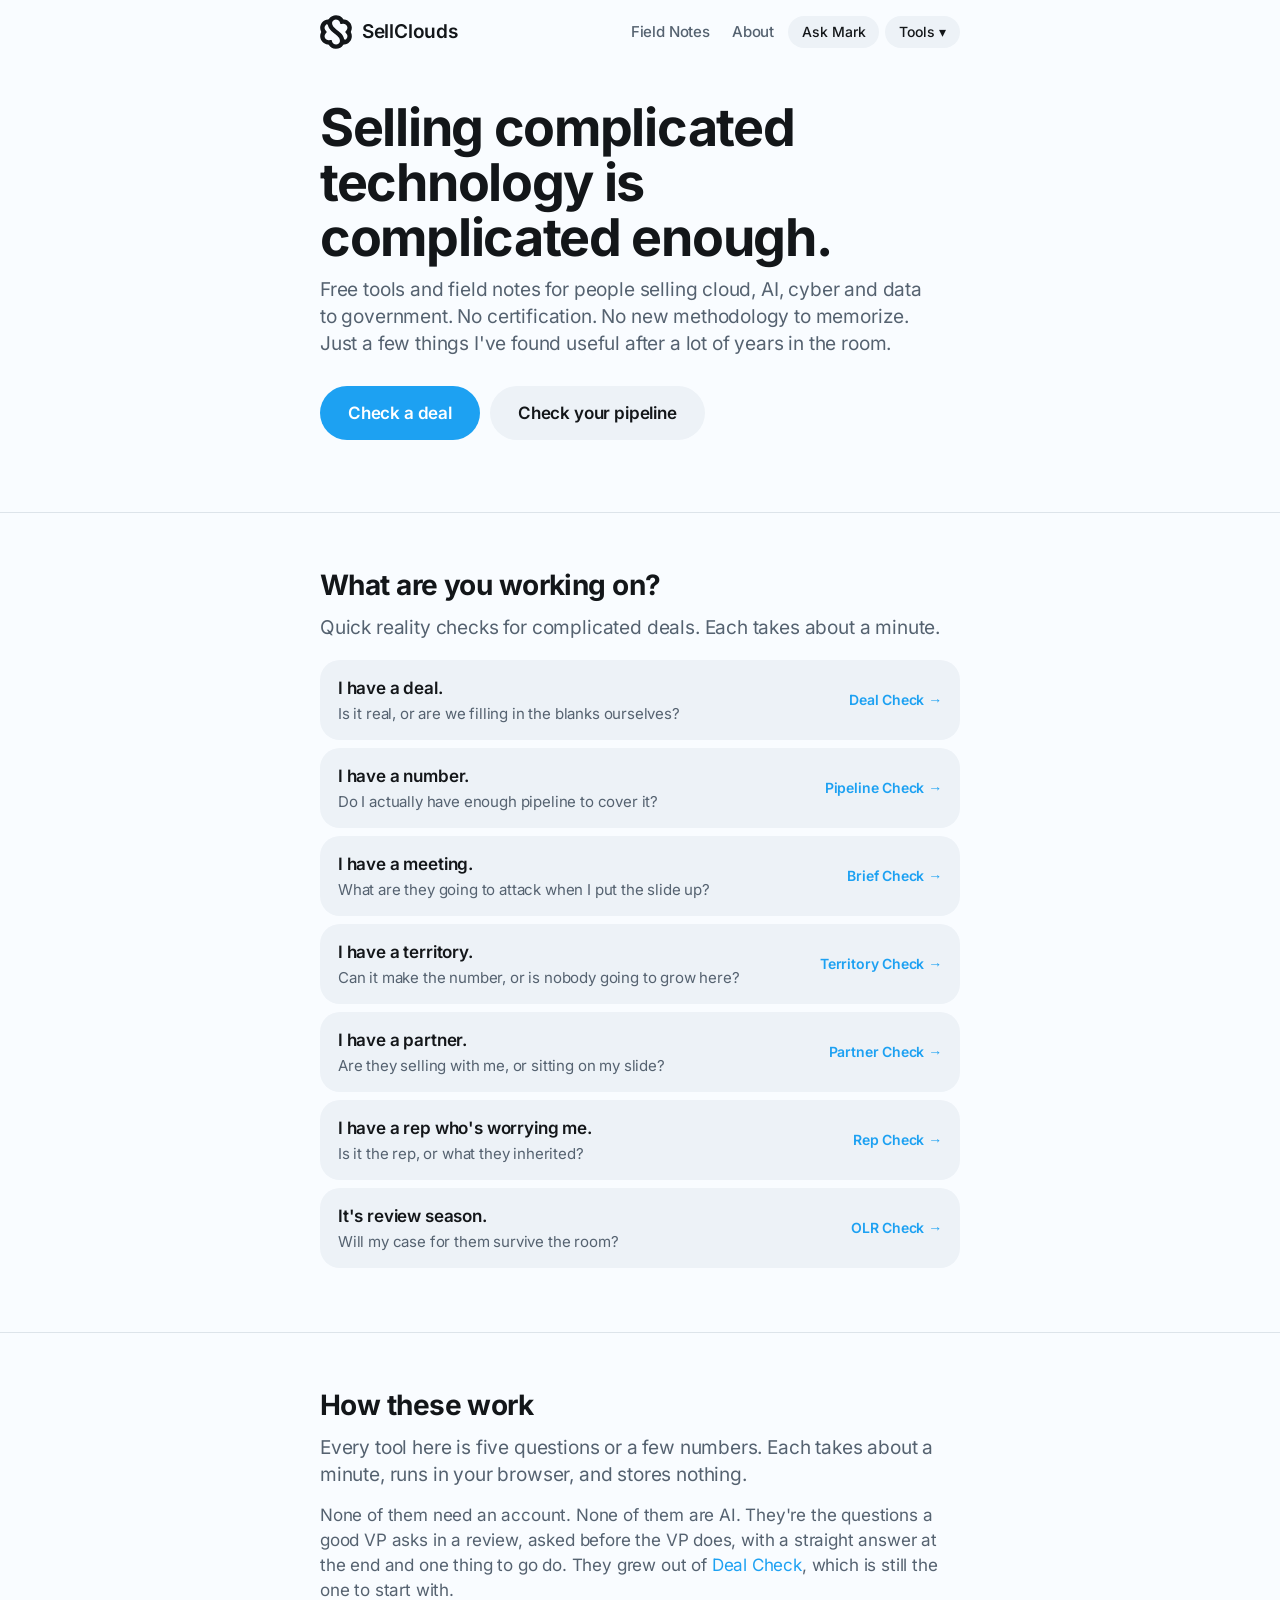
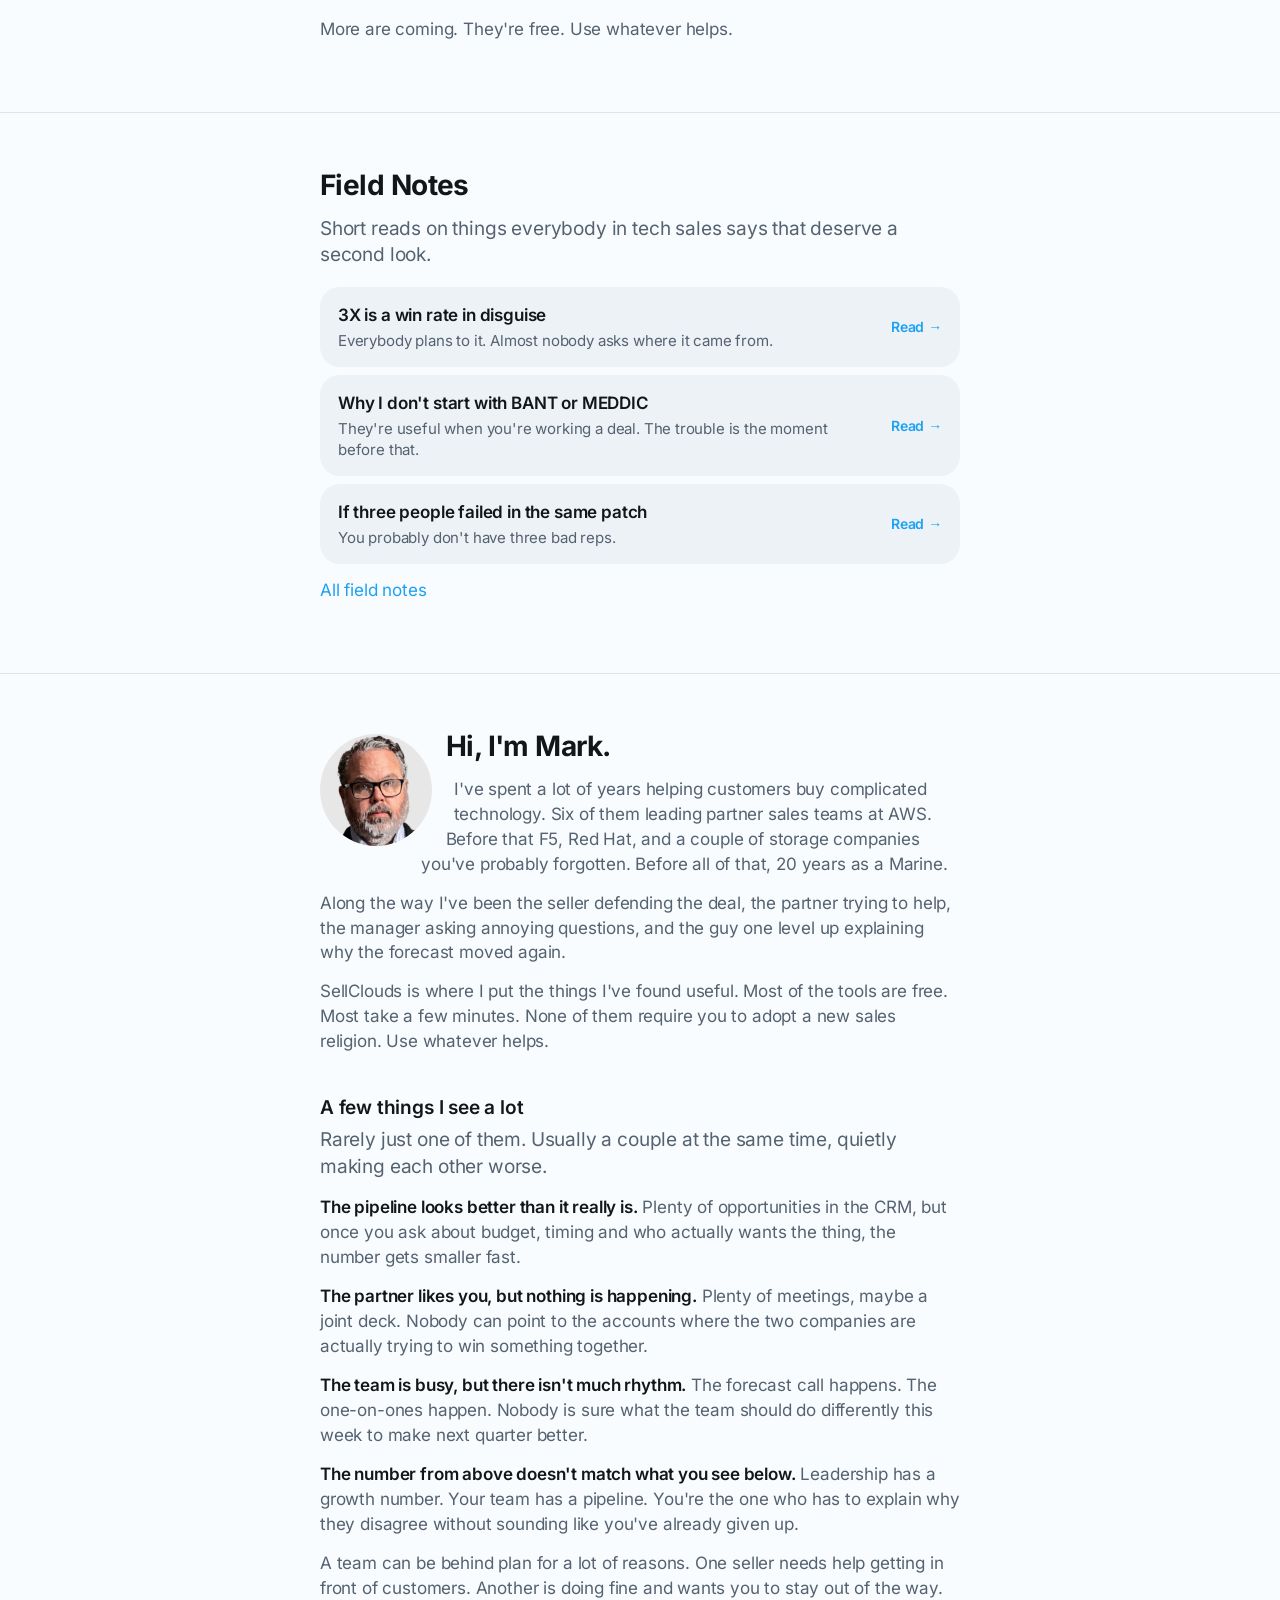
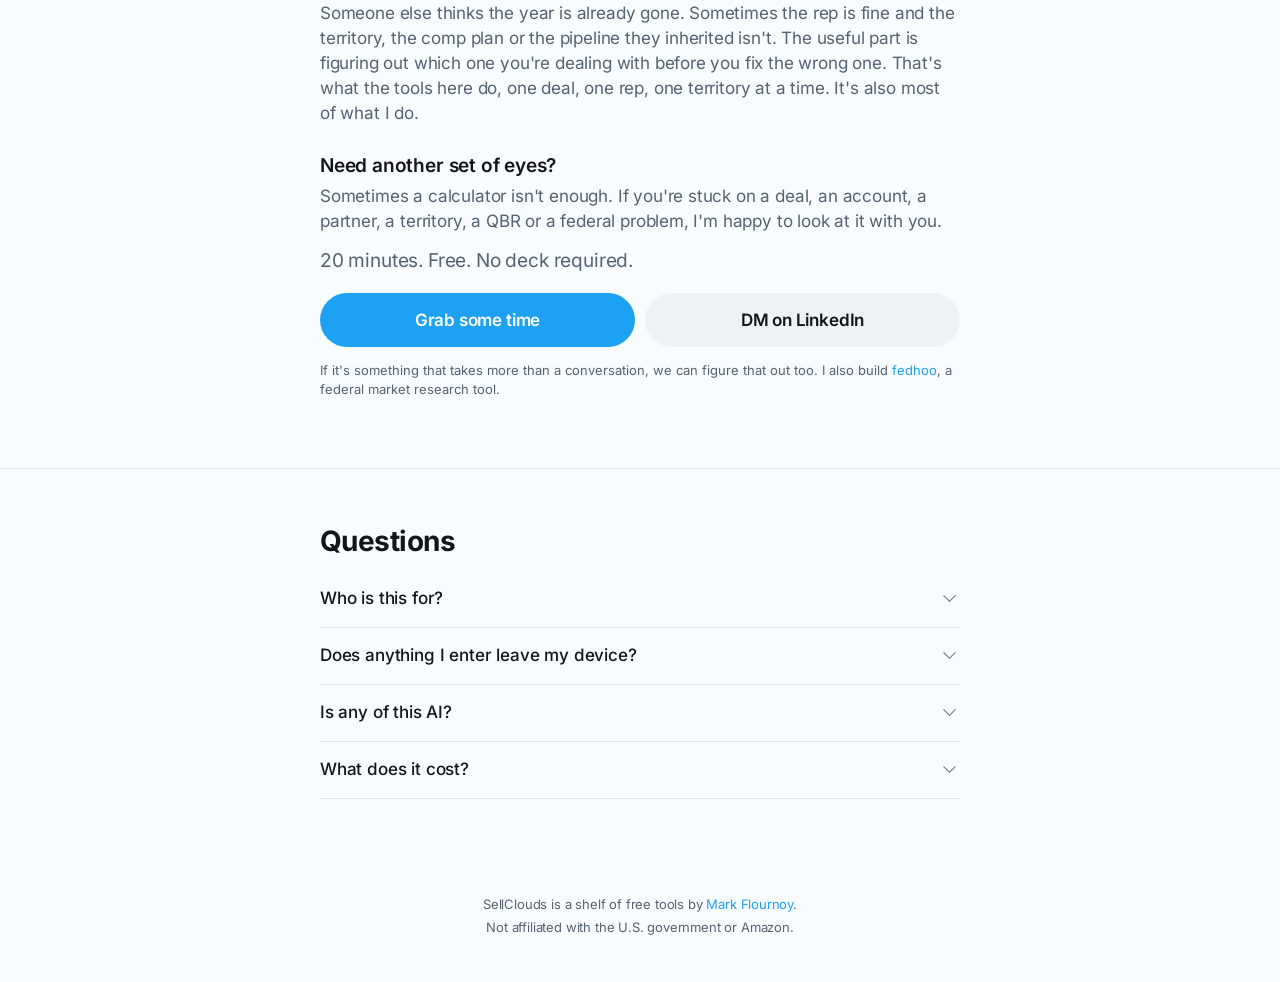
<file: index.html>
<!DOCTYPE html>
<html lang="en">
<head>
<meta charset="utf-8">
<link rel="preload" href="/inter.woff2" as="font" type="font/woff2" crossorigin>
<meta name="viewport" content="width=device-width, initial-scale=1, viewport-fit=cover">
<title>SellClouds: Quick Reality Checks for Selling to Government</title>
<meta name="description" content="Quick reality checks for complicated deals: Deal Check, Pipeline Check and more. Free tools for people selling cloud, AI, cyber and data to government.">
<link rel="canonical" href="https://sellclouds.com/">
<meta name="robots" content="index,follow,max-snippet:-1,max-image-preview:large">
<link rel="icon" type="image/svg+xml" href="favicon.svg">
<link rel="icon" type="image/png" sizes="64x64" href="favicon.png">
<link rel="apple-touch-icon" href="apple-touch-icon.png">
<meta property="og:type" content="website">
<meta property="og:url" content="https://sellclouds.com/">
<meta property="og:title" content="SellClouds: Selling complicated technology is complicated enough.">
<meta property="og:description" content="Free tools and field notes for people selling cloud, AI, cyber and data to government. No certification. No new methodology.">
<meta property="og:site_name" content="SellClouds">
<meta property="og:image" content="https://sellclouds.com/card.jpg">
<meta property="og:image:width" content="1200">
<meta property="og:image:height" content="630">
<meta property="og:image:alt" content="SellClouds: Selling complicated technology is complicated enough.">
<meta name="twitter:card" content="summary_large_image">
<meta name="twitter:title" content="SellClouds: Selling complicated technology is complicated enough.">
<meta name="twitter:description" content="Free tools and field notes for people selling cloud, AI, cyber and data to government.">
<meta name="twitter:image" content="https://sellclouds.com/card.jpg">
<meta name="twitter:image:alt" content="SellClouds: Selling complicated technology is complicated enough.">
<meta name="color-scheme" content="light dark">
<meta name="theme-color" media="(prefers-color-scheme: light)" content="#F9FCFF">
<meta name="theme-color" media="(prefers-color-scheme: dark)" content="#101418">
<script type="application/ld+json">
{
  "@context": "https://schema.org",
  "@graph": [
    {
      "@type": "WebSite",
      "name": "SellClouds",
      "url": "https://sellclouds.com/",
      "description": "Free tools and field notes for people selling cloud, AI, cyber and data to government.",
      "publisher": {
        "@id": "https://sellclouds.com/#about"
      }
    },
    {
      "@type": "Person",
      "@id": "https://sellclouds.com/#about",
      "name": "Mark Flournoy",
      "url": "https://sellclouds.com/#about",
      "description": "Six years leading partner sales teams at AWS; prior roles at F5, Red Hat, STEC and Virident; 20 years a Marine.",
      "knowsAbout": [
        "Federal sales",
        "Pipeline qualification",
        "Pipeline coverage",
        "Sales management",
        "Partner and channel sales",
        "Federal go-to-market"
      ],
      "sameAs": [
        "https://fedhoo.com",
        "https://www.linkedin.com/in/markflournoy/"
      ]
    },
    {
      "@type": "FAQPage",
      "mainEntity": [
        {
          "@type": "Question",
          "name": "Who is this for?",
          "acceptedAnswer": {
            "@type": "Answer",
            "text": "People selling complicated technology (cloud, AI, cybersecurity, data, infrastructure) to government, and the managers and partner people around them. Most of the tools work the same in enterprise; the federal-specific ones say so."
          }
        },
        {
          "@type": "Question",
          "name": "Does anything I enter leave my device?",
          "acceptedAnswer": {
            "@type": "Answer",
            "text": "No. Every tool runs in your browser. No account, no CRM connection, no API call. The site counts page views with Google Analytics and never sends your answers or your numbers. Nothing else leaves the page unless you choose to share a result."
          }
        },
        {
          "@type": "Question",
          "name": "Is any of this AI?",
          "acceptedAnswer": {
            "@type": "Answer",
            "text": "No. Every tool is plain questions and plain arithmetic, the same answers every time, and each one shows its work."
          }
        },
        {
          "@type": "Question",
          "name": "What does it cost?",
          "acceptedAnswer": {
            "@type": "Answer",
            "text": "The tools are free. If you want a second set of eyes on something, the first conversation is free too."
          }
        }
      ]
    }
  ]
}
</script>
<link rel="stylesheet" href="site.css">
<script src="analytics.js" defer></script>
</head>
<body>

<div class="wrap">
  <header class="appbar">
    <a class="logo" href="/" aria-label="SellClouds, home"><picture><source srcset="logo-dark.svg" media="(prefers-color-scheme: dark)"><img class="brandmark" src="logo.svg" alt="" width="32" height="34"></picture> SellClouds</a>
    <nav class="topnav" aria-label="Site">
      <a class="toplink" href="/notes/">Field Notes</a>
      <a class="toplink" href="/#about">About</a>
      <a class="chip chip-ask" href="#ask">Ask Mark</a>
      <details class="menu"><summary><span class="chip">Tools ▾</span></summary><div class="menu-list"><div class="menu-group">For sellers</div><a href="/deal/">Deal Check<small>Before you put it in commit</small></a><a href="/territory/">Territory Check<small>Month one in a new patch</small></a><div class="menu-group">For managers</div><a href="/pipeline/">Pipeline Check<small>Quarterly, before the review</small></a><a href="/rep/">Rep Check<small>When a rep is worrying you</small></a><a href="/partner/">Partner Check<small>Before you renew the partnership</small></a><a href="/olr/">OLR Check<small>Review season</small></a><div class="menu-group">For anyone</div><a href="/brief/">Brief Check<small>Before a meeting where someone can say no</small></a><div class="menu-group">SellClouds</div><a href="/notes/">Field Notes<small>Short reads that deserve a second look</small></a><a href="/#about">About Mark<small>And how to reach him</small></a></div></details>
    </nav>
  </header>
  <div id="screen" class="home-hero">
    <h1>Selling complicated technology is complicated enough.</h1>
    <p class="dek">Free tools and field notes for people selling cloud, AI, cyber and data to government. No
      certification. No new methodology to memorize. Just a few things I've found useful after a lot of years
      in the room.</p>
    <div class="hero-ctas">
      <a class="btn btn-primary btn-lg" href="/deal/">Check a deal</a>
      <a class="btn btn-lg" href="/pipeline/">Check your pipeline</a>
    </div>
  </div>
</div>

<section class="band" id="working" aria-labelledby="working-h">
  <div class="band-inner">
    <h2 id="working-h">What are you working on?</h2>
    <p class="lede">Quick reality checks for complicated deals. Each takes about a minute.</p>
    <div class="doors">
      <a class="door" href="/deal/"><span><b>I have a deal.</b><span class="q">Is it real, or are we filling in the blanks ourselves?</span></span><span class="to">Deal Check</span></a>
      <a class="door" href="/pipeline/"><span><b>I have a number.</b><span class="q">Do I actually have enough pipeline to cover it?</span></span><span class="to">Pipeline Check</span></a>
      <a class="door" href="/brief/"><span><b>I have a meeting.</b><span class="q">What are they going to attack when I put the slide up?</span></span><span class="to">Brief Check</span></a>
      <a class="door" href="/territory/"><span><b>I have a territory.</b><span class="q">Can it make the number, or is nobody going to grow here?</span></span><span class="to">Territory Check</span></a>
      <a class="door" href="/partner/"><span><b>I have a partner.</b><span class="q">Are they selling with me, or sitting on my slide?</span></span><span class="to">Partner Check</span></a>
      <a class="door" href="/rep/"><span><b>I have a rep who's worrying me.</b><span class="q">Is it the rep, or what they inherited?</span></span><span class="to">Rep Check</span></a>
      <a class="door" href="/olr/"><span><b>It's review season.</b><span class="q">Will my case for them survive the room?</span></span><span class="to">OLR Check</span></a>
    </div>
  </div>
</section>

<section class="band" id="how" aria-labelledby="how-h">
  <div class="band-inner">
    <h2 id="how-h">How these work</h2>
    <p class="lede">Every tool here is five questions or a few numbers. Each takes about a minute, runs in your
      browser, and stores nothing.</p>
    <p>None of them need an account. None of them are AI. They're the questions a good VP asks in a review,
      asked before the VP does, with a straight answer at the end and one thing to go do. They grew out of
      <a href="/deal/">Deal Check</a>, which is still the one to start with.</p>
    <p>More are coming. They're free. Use whatever helps.</p>
  </div>
</section>

<section class="band" id="notes" aria-labelledby="notes-h">
  <div class="band-inner">
    <h2 id="notes-h">Field Notes</h2>
    <p class="lede">Short reads on things everybody in tech sales says that deserve a second look.</p>
    <div class="doors"><a class="door" href="/notes/3x-is-a-win-rate/"><span><b>3X is a win rate in disguise</b><span class="q">Everybody plans to it. Almost nobody asks where it came from.</span></span><span class="to">Read</span></a><a class="door" href="/notes/why-not-bant-or-meddic/"><span><b>Why I don't start with BANT or MEDDIC</b><span class="q">They're useful when you're working a deal. The trouble is the moment before that.</span></span><span class="to">Read</span></a><a class="door" href="/notes/three-people-same-patch/"><span><b>If three people failed in the same patch</b><span class="q">You probably don't have three bad reps.</span></span><span class="to">Read</span></a></div>
    <p style="margin-top:14px;"><a href="/notes/">All field notes</a></p>
  </div>
</section>

<section class="band" id="about" aria-labelledby="about-h">
  <div class="band-inner">
    <div class="who">
      <img src="mark.jpg" alt="Mark Flournoy" width="120" height="120" loading="lazy" decoding="async"
           onerror="this.remove();">
        <h2 id="about-h">Hi, I'm Mark.</h2>
        <p>I've spent a lot of years helping customers buy complicated technology. Six of them leading partner sales
          teams at AWS. Before that F5, Red Hat, and a couple of storage companies you've probably forgotten. Before
          all of that, 20 years as a Marine.</p>
        <p>Along the way I've been the seller defending the deal, the partner trying to help, the manager asking
          annoying questions, and the guy one level up explaining why the forecast moved again.</p>
        <p>SellClouds is where I put the things I've found useful. Most of the tools are free. Most take a few
          minutes. None of them require you to adopt a new sales religion. Use whatever helps.</p>
    </div>

    <h3>A few things I see a lot</h3>
    <p class="lede">Rarely just one of them. Usually a couple at the same time, quietly making each other worse.</p>
    <p><strong>The pipeline looks better than it really is.</strong> Plenty of opportunities in the CRM, but once
      you ask about budget, timing and who actually wants the thing, the number gets smaller fast.</p>
    <p><strong>The partner likes you, but nothing is happening.</strong> Plenty of meetings, maybe a joint deck.
      Nobody can point to the accounts where the two companies are actually trying to win something together.</p>
    <p><strong>The team is busy, but there isn't much rhythm.</strong> The forecast call happens. The one-on-ones
      happen. Nobody is sure what the team should do differently this week to make next quarter better.</p>
    <p><strong>The number from above doesn't match what you see below.</strong> Leadership has a growth number.
      Your team has a pipeline. You're the one who has to explain why they disagree without sounding like
      you've already given up.</p>
    <p>A team can be behind plan for a lot of reasons. One seller needs help getting in front of customers.
      Another is doing fine and wants you to stay out of the way. Someone else thinks the year is already
      gone. Sometimes the rep is fine and the territory, the comp plan or the pipeline they inherited isn't.
      The useful part is figuring out which one you're dealing with before you fix the wrong one. That's what
      the tools here do, one deal, one rep, one territory at a time. It's also most of what I do.</p>

    <h3 id="ask">Need another set of eyes?</h3>
    <p>Sometimes a calculator isn't enough. If you're stuck on a deal, an account, a partner, a territory, a QBR or
      a federal problem, I'm happy to look at it with you.</p>
    <p class="lede">20 minutes. Free. No deck required.</p>
    <div class="btn-row">
      <a class="btn btn-primary btn-lg" href="https://calendly.com/markflournoy/chat-with-mark?utm_source=sellclouds&amp;utm_medium=home&amp;utm_content=ask" target="_blank" rel="noopener">Grab some time</a>
      <a class="btn btn-lg" href="https://www.linkedin.com/in/markflournoy/" target="_blank" rel="noopener">DM on LinkedIn</a>
    </div>
    <p class="fine" style="margin-top:14px;">If it's something that takes more than a conversation, we can figure that out
      too. I also build <a href="https://fedhoo.com" target="_blank" rel="noopener">fedhoo</a>, a federal market research tool.</p>
  </div>
</section>

<section class="band" id="faq" aria-labelledby="faq-h">
  <div class="band-inner">
    <h2 id="faq-h">Questions</h2>
    <details class="exp"><summary>Who is this for?</summary>
      <div class="body">People selling complicated technology (cloud, AI, cybersecurity, data, infrastructure) to
        government, and the managers and partner people around them. Most of the tools work the same in
        enterprise; the federal-specific ones say so.</div></details>
    <details class="exp"><summary>Does anything I enter leave my device?</summary>
      <div class="body">No. Every tool runs in your browser. No account, no CRM connection, no API call. The site
        counts page views with Google Analytics and never sends your answers or your numbers. Nothing else leaves
        the page unless you choose to share a result.</div></details>
    <details class="exp"><summary>Is any of this AI?</summary>
      <div class="body">No. Every tool is plain questions and plain arithmetic, the same answers every time, and
        each one shows its work.</div></details>
    <details class="exp"><summary>What does it cost?</summary>
      <div class="body">The tools are free. If you want a second set of eyes on something, the first conversation
        is free too.</div></details>
  </div>
</section>

<footer class="sitefoot">
  <p>SellClouds is a shelf of free tools by
    <a href="https://www.linkedin.com/in/markflournoy/" target="_blank" rel="noopener">Mark Flournoy</a>.</p>
  <p>Not affiliated with the U.S. government or Amazon.</p>
</footer>
<script>
'use strict';
window.SC_BUILD = '2026-09-29.0900';
document.addEventListener('click', (e) => { document.querySelectorAll('details.menu[open]').forEach(d => { if (!d.contains(e.target)) d.open = false; }); });
document.addEventListener('keydown', (e) => { if (e.key === 'Escape') document.querySelectorAll('details.menu[open]').forEach(d => { d.open = false; d.querySelector('summary').focus(); }); });
</script>
</body>
</html>
</file>
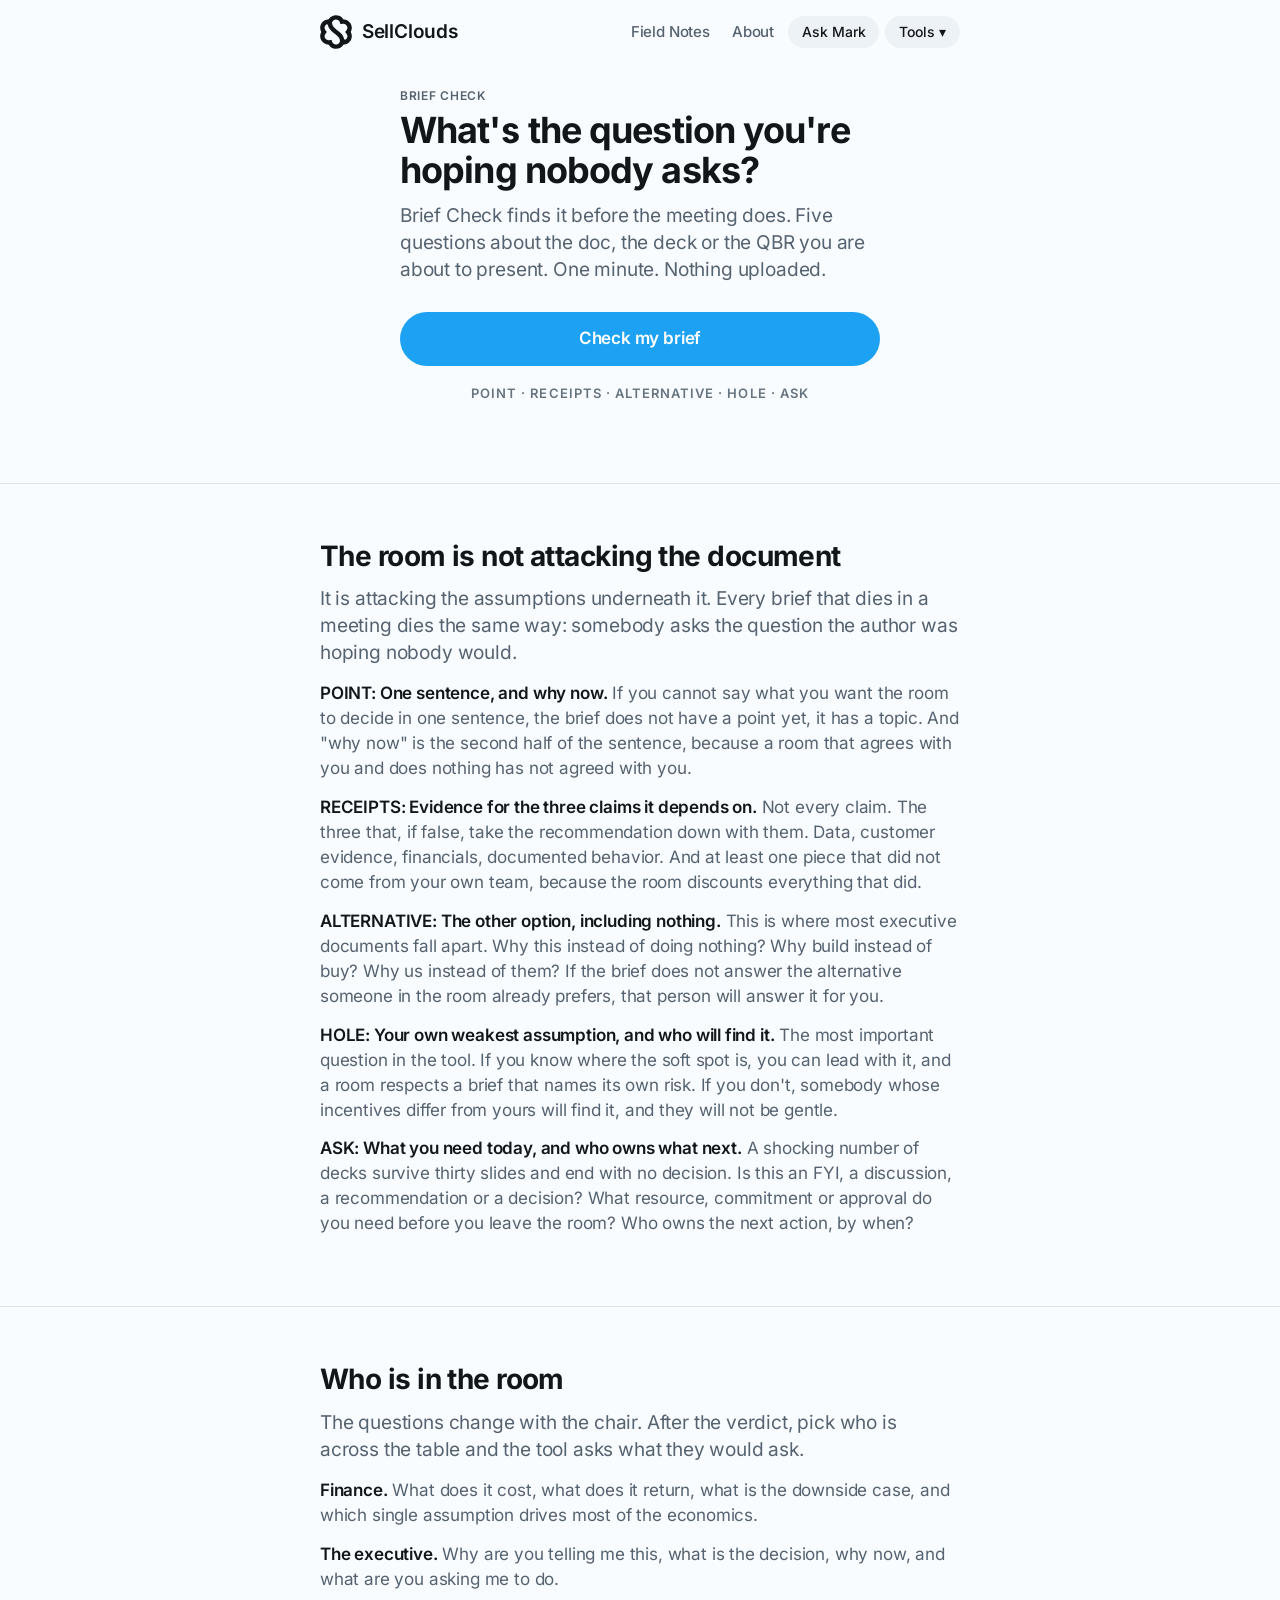
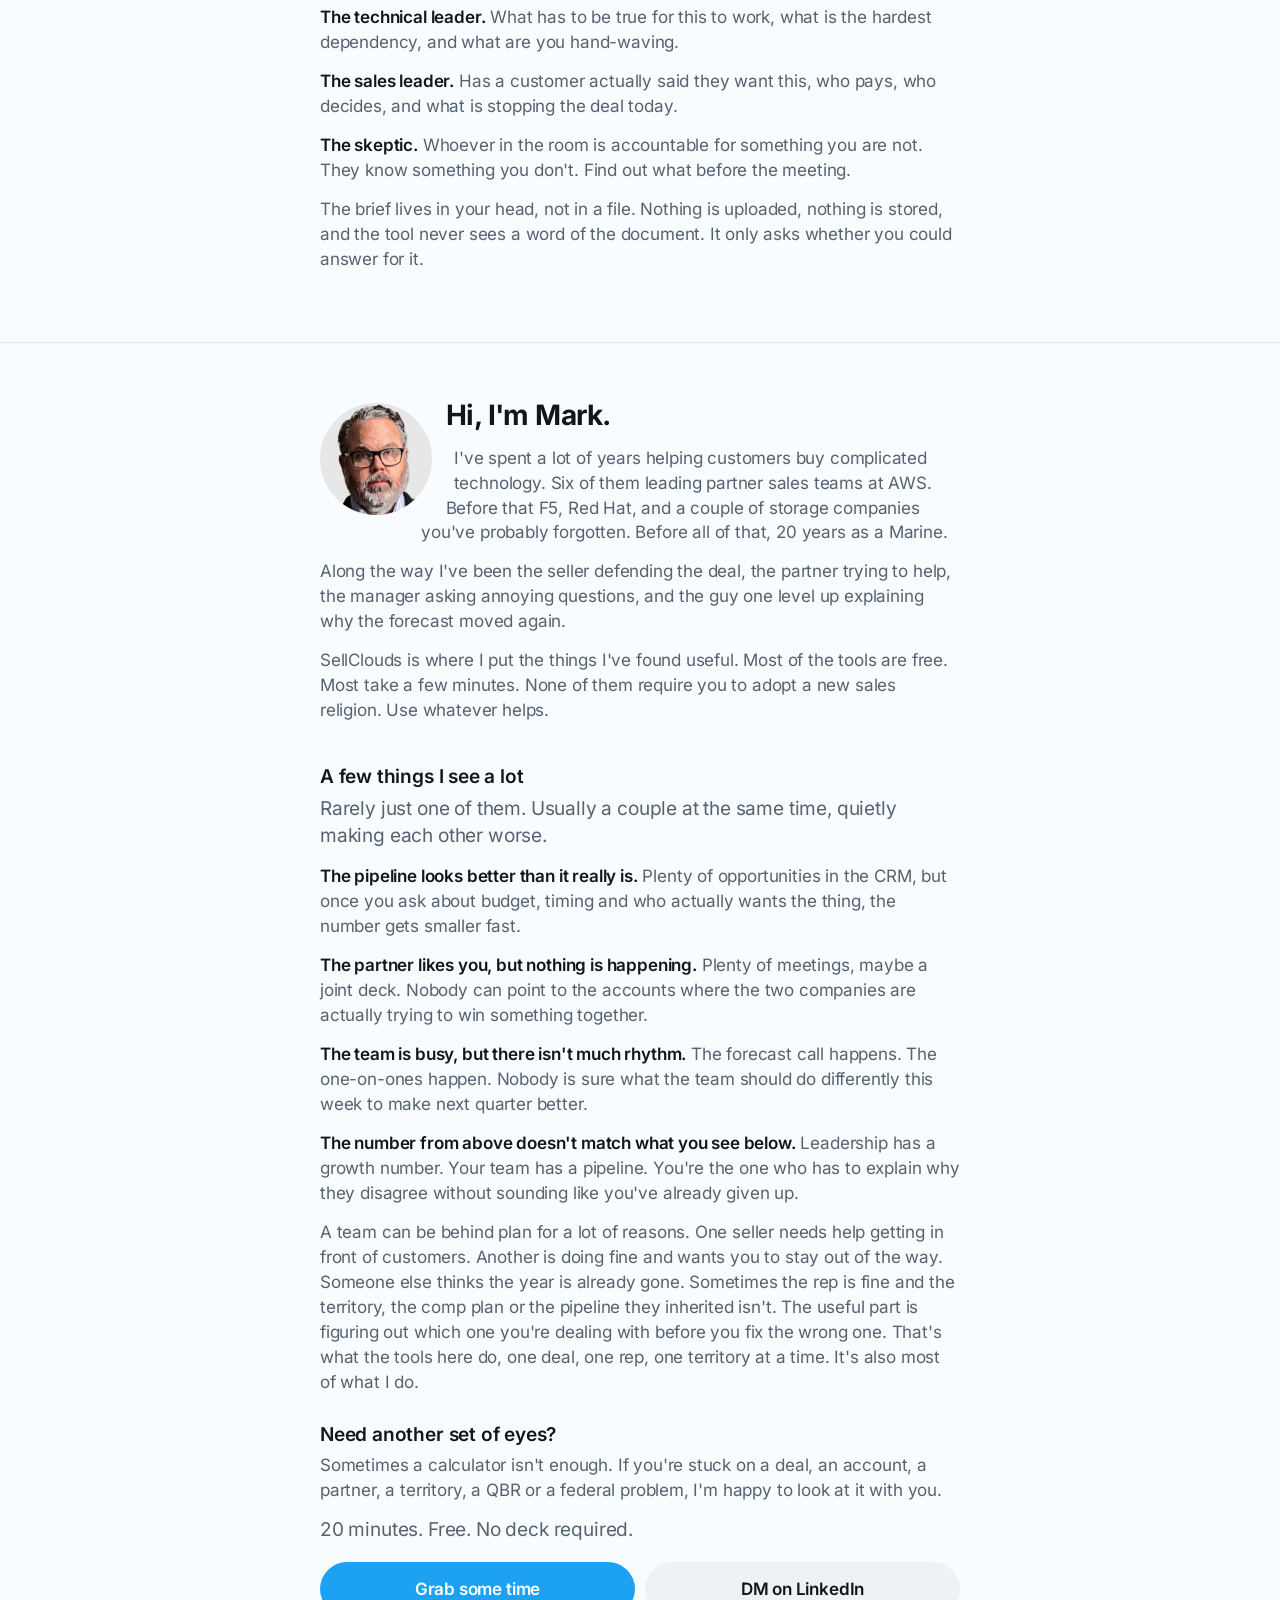
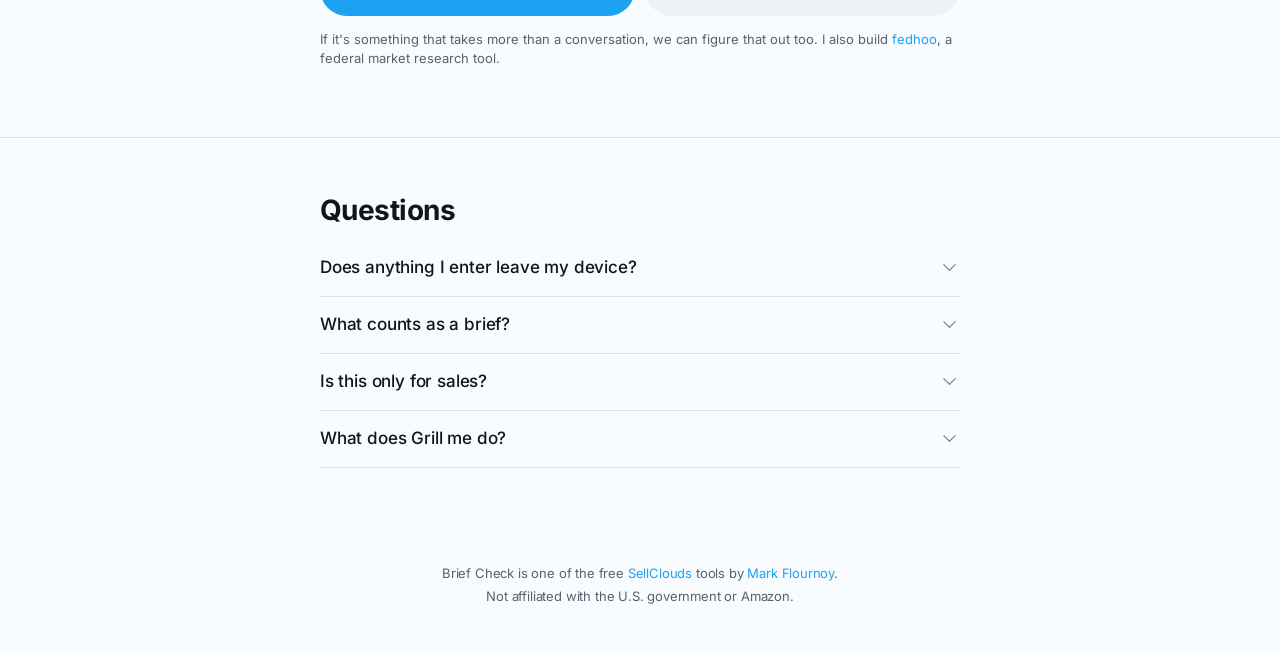
<file: brief/index.html>
<!DOCTYPE html>
<html lang="en">
<head>
<meta charset="utf-8">
<link rel="preload" href="/inter.woff2" as="font" type="font/woff2" crossorigin>
<meta name="viewport" content="width=device-width, initial-scale=1, viewport-fit=cover">
<title>Brief Check: Will Your Brief Survive the Room?</title>
<meta name="description" content="Five questions about the doc, deck or QBR you're about to present, then the room grills you. Nothing uploaded, nothing stored.">
<link rel="canonical" href="https://sellclouds.com/brief/">
<meta name="robots" content="index,follow,max-snippet:-1,max-image-preview:large">
<link rel="icon" type="image/svg+xml" href="../favicon.svg">
<link rel="icon" type="image/png" sizes="64x64" href="../favicon.png">
<link rel="apple-touch-icon" href="../apple-touch-icon.png">
<meta property="og:type" content="website">
<meta property="og:url" content="https://sellclouds.com/brief/">
<meta property="og:title" content="Brief Check: What's the question you're hoping nobody asks?">
<meta property="og:description" content="What's the question you're hoping nobody asks? Brief Check finds it before the meeting does.">
<meta property="og:site_name" content="SellClouds">
<meta property="og:image" content="https://sellclouds.com/card-brief.jpg">
<meta property="og:image:width" content="1200">
<meta property="og:image:height" content="630">
<meta property="og:image:alt" content="Brief Check: What's the question you're hoping nobody asks?">
<meta name="twitter:card" content="summary_large_image">
<meta name="twitter:title" content="Brief Check: What's the question you're hoping nobody asks?">
<meta name="twitter:description" content="What's the question you're hoping nobody asks? Brief Check finds it before the meeting does.">
<meta name="twitter:image" content="https://sellclouds.com/card-brief.jpg">
<meta name="twitter:image:alt" content="Brief Check: What's the question you're hoping nobody asks?">
<meta name="color-scheme" content="light dark">
<meta name="theme-color" media="(prefers-color-scheme: light)" content="#F9FCFF">
<meta name="theme-color" media="(prefers-color-scheme: dark)" content="#101418">
<script type="application/ld+json">
{
  "@context": "https://schema.org",
  "@graph": [
    {
      "@type": "WebApplication",
      "name": "Brief Check",
      "url": "https://sellclouds.com/brief/",
      "applicationCategory": "BusinessApplication",
      "operatingSystem": "Any",
      "description": "Five questions about the doc, deck or QBR you're about to present, then the room grills you. Nothing uploaded, nothing stored.",
      "image": "https://sellclouds.com/card-brief.jpg",
      "offers": {
        "@type": "Offer",
        "price": "0",
        "priceCurrency": "USD"
      },
      "isPartOf": {
        "@type": "WebSite",
        "name": "SellClouds",
        "url": "https://sellclouds.com/"
      },
      "author": {
        "@id": "https://sellclouds.com/#about"
      }
    },
    {
      "@type": "FAQPage",
      "mainEntity": [
        {
          "@type": "Question",
          "name": "Does anything I enter leave my device?",
          "acceptedAnswer": {
            "@type": "Answer",
            "text": "No. The five answers are scored in your browser. No account, no upload, no API call. The site counts page views with Google Analytics and never sends your answers. Nothing else leaves the page unless you choose to share a result."
          }
        },
        {
          "@type": "Question",
          "name": "What counts as a brief?",
          "acceptedAnswer": {
            "@type": "Answer",
            "text": "Anything you are about to argue for in front of people who can say no: a narrative doc, a strategy deck, a QBR, an account plan, a proposal, an investment memo, a capture review, or a recommendation you will make out loud. If it has a point and an ask, it is a brief."
          }
        },
        {
          "@type": "Question",
          "name": "Is this only for sales?",
          "acceptedAnswer": {
            "@type": "Answer",
            "text": "No. It started with sales reviews, and the sales leader is one of the sharks. But a six-pager in front of a VP dies exactly the way a QBR does: on the question the author hoped nobody would ask."
          }
        },
        {
          "@type": "Question",
          "name": "What does Grill me do?",
          "acceptedAnswer": {
            "@type": "Answer",
            "text": "It plays the room. Pick who is across the table, and it asks three of their questions about your weakest answer, one at a time. You say honestly whether you could answer. Better to find the hole here than in the meeting."
          }
        }
      ]
    }
  ]
}
</script>
<link rel="stylesheet" href="../site.css">
<script src="../analytics.js" defer></script>
</head>
<body>

<div class="wrap">
  <header class="appbar">
    <a class="logo" href="/" aria-label="SellClouds, home"><picture><source srcset="../logo-dark.svg" media="(prefers-color-scheme: dark)"><img class="brandmark" src="../logo.svg" alt="" width="32" height="34"></picture> SellClouds</a>
    <nav class="topnav" aria-label="Site">
      <a class="toplink" href="/notes/">Field Notes</a>
      <a class="toplink" href="/#about">About</a>
      <a class="chip chip-ask" href="#ask">Ask Mark</a>
      <details class="menu"><summary><span class="chip">Tools ▾</span></summary><div class="menu-list"><div class="menu-group">For sellers</div><a href="/deal/">Deal Check<small>Before you put it in commit</small></a><a href="/territory/">Territory Check<small>Month one in a new patch</small></a><div class="menu-group">For managers</div><a href="/pipeline/">Pipeline Check<small>Quarterly, before the review</small></a><a href="/rep/">Rep Check<small>When a rep is worrying you</small></a><a href="/partner/">Partner Check<small>Before you renew the partnership</small></a><a href="/olr/">OLR Check<small>Review season</small></a><div class="menu-group">For anyone</div><a href="/brief/" class="current">Brief Check<small>Before a meeting where someone can say no</small></a><div class="menu-group">SellClouds</div><a href="/notes/">Field Notes<small>Short reads that deserve a second look</small></a><a href="/#about">About Mark<small>And how to reach him</small></a></div></details>
    </nav>
  </header>
  <div id="screen">
    <span class="overline tool-name">Brief Check</span>
    <h1>What's the question you're hoping nobody asks?</h1>
    <p class="dek">Brief Check finds it before the meeting does. Five questions about the doc, the deck or the QBR you are about to present. One minute. Nothing uploaded.</p>
    <button class="btn btn-primary btn-lg btn-full" id="prep" type="button">Check my brief</button>
    <p class="pillars">Point · Receipts · Alternative · Hole · Ask</p></div>
</div>

<section class="band" id="how">
  <div class="band-inner">
    <h2>The room is not attacking the document</h2>
    <p class="lede">It is attacking the assumptions underneath it. Every brief that dies in a meeting dies the same way:
      somebody asks the question the author was hoping nobody would.</p>
    <p><strong>POINT: One sentence, and why now.</strong> If you cannot say what you want the room to decide in one
      sentence, the brief does not have a point yet, it has a topic. And "why now" is the second half of the
      sentence, because a room that agrees with you and does nothing has not agreed with you.</p>
    <p><strong>RECEIPTS: Evidence for the three claims it depends on.</strong> Not every claim. The three that, if
      false, take the recommendation down with them. Data, customer evidence, financials, documented behavior. And
      at least one piece that did not come from your own team, because the room discounts everything that did.</p>
    <p><strong>ALTERNATIVE: The other option, including nothing.</strong> This is where most executive documents
      fall apart. Why this instead of doing nothing? Why build instead of buy? Why us instead of them? If the brief
      does not answer the alternative someone in the room already prefers, that person will answer it for you.</p>
    <p><strong>HOLE: Your own weakest assumption, and who will find it.</strong> The most important question in the
      tool. If you know where the soft spot is, you can lead with it, and a room respects a brief that names its own
      risk. If you don't, somebody whose incentives differ from yours will find it, and they will not be gentle.</p>
    <p><strong>ASK: What you need today, and who owns what next.</strong> A shocking number of decks survive thirty
      slides and end with no decision. Is this an FYI, a discussion, a recommendation or a decision? What resource,
      commitment or approval do you need before you leave the room? Who owns the next action, by when?</p>
  </div>
</section>

<section class="band" id="sharks">
  <div class="band-inner">
    <h2>Who is in the room</h2>
    <p class="lede">The questions change with the chair. After the verdict, pick who is across the table and
      the tool asks what they would ask.</p>
    <p><strong>Finance.</strong> What does it cost, what does it return, what is the downside case, and which single
      assumption drives most of the economics.</p>
    <p><strong>The executive.</strong> Why are you telling me this, what is the decision, why now, and what are you
      asking me to do.</p>
    <p><strong>The technical leader.</strong> What has to be true for this to work, what is the hardest dependency,
      and what are you hand-waving.</p>
    <p><strong>The sales leader.</strong> Has a customer actually said they want this, who pays, who decides, and
      what is stopping the deal today.</p>
    <p><strong>The skeptic.</strong> Whoever in the room is accountable for something you are not. They know
      something you don't. Find out what before the meeting.</p>
    <p>The brief lives in your head, not in a file. Nothing is uploaded, nothing is stored, and the tool never sees
      a word of the document. It only asks whether you could answer for it.</p>
  </div>
</section>

<section class="band" id="about" aria-labelledby="about-h">
  <div class="band-inner">
    <div class="who">
      <img src="../mark.jpg" alt="Mark Flournoy" width="120" height="120" loading="lazy" decoding="async"
           onerror="this.remove();">
        <h2 id="about-h">Hi, I'm Mark.</h2>
        <p>I've spent a lot of years helping customers buy complicated technology. Six of them leading partner sales
          teams at AWS. Before that F5, Red Hat, and a couple of storage companies you've probably forgotten. Before
          all of that, 20 years as a Marine.</p>
        <p>Along the way I've been the seller defending the deal, the partner trying to help, the manager asking
          annoying questions, and the guy one level up explaining why the forecast moved again.</p>
        <p>SellClouds is where I put the things I've found useful. Most of the tools are free. Most take a few
          minutes. None of them require you to adopt a new sales religion. Use whatever helps.</p>
    </div>

    <h3>A few things I see a lot</h3>
    <p class="lede">Rarely just one of them. Usually a couple at the same time, quietly making each other worse.</p>
    <p><strong>The pipeline looks better than it really is.</strong> Plenty of opportunities in the CRM, but once
      you ask about budget, timing and who actually wants the thing, the number gets smaller fast.</p>
    <p><strong>The partner likes you, but nothing is happening.</strong> Plenty of meetings, maybe a joint deck.
      Nobody can point to the accounts where the two companies are actually trying to win something together.</p>
    <p><strong>The team is busy, but there isn't much rhythm.</strong> The forecast call happens. The one-on-ones
      happen. Nobody is sure what the team should do differently this week to make next quarter better.</p>
    <p><strong>The number from above doesn't match what you see below.</strong> Leadership has a growth number.
      Your team has a pipeline. You're the one who has to explain why they disagree without sounding like
      you've already given up.</p>
    <p>A team can be behind plan for a lot of reasons. One seller needs help getting in front of customers.
      Another is doing fine and wants you to stay out of the way. Someone else thinks the year is already
      gone. Sometimes the rep is fine and the territory, the comp plan or the pipeline they inherited isn't.
      The useful part is figuring out which one you're dealing with before you fix the wrong one. That's what
      the tools here do, one deal, one rep, one territory at a time. It's also most of what I do.</p>

    <h3 id="ask">Need another set of eyes?</h3>
    <p>Sometimes a calculator isn't enough. If you're stuck on a deal, an account, a partner, a territory, a QBR or
      a federal problem, I'm happy to look at it with you.</p>
    <p class="lede">20 minutes. Free. No deck required.</p>
    <div class="btn-row">
      <a class="btn btn-primary btn-lg" href="https://calendly.com/markflournoy/chat-with-mark?utm_source=sellclouds&amp;utm_medium=brief&amp;utm_content=ask" target="_blank" rel="noopener">Grab some time</a>
      <a class="btn btn-lg" href="https://www.linkedin.com/in/markflournoy/" target="_blank" rel="noopener">DM on LinkedIn</a>
    </div>
    <p class="fine" style="margin-top:14px;">If it's something that takes more than a conversation, we can figure that out
      too. I also build <a href="https://fedhoo.com" target="_blank" rel="noopener">fedhoo</a>, a federal market research tool.</p>
  </div>
</section>

<section class="band" id="faq" aria-labelledby="faq-h">
  <div class="band-inner">
    <h2 id="faq-h">Questions</h2>
    <details class="exp"><summary>Does anything I enter leave my device?</summary>
      <div class="body">No. The five answers are scored in your browser. No account, no upload, no API call. The site counts page views with Google Analytics and never sends your answers. Nothing else leaves the page unless you choose to share a result.</div></details>
    <details class="exp"><summary>What counts as a brief?</summary>
      <div class="body">Anything you are about to argue for in front of people who can say no: a narrative doc, a strategy deck, a QBR, an account plan, a proposal, an investment memo, a capture review, or a recommendation you will make out loud. If it has a point and an ask, it is a brief.</div></details>
    <details class="exp"><summary>Is this only for sales?</summary>
      <div class="body">No. It started with sales reviews, and the sales leader is one of the sharks. But a six-pager in front of a VP dies exactly the way a QBR does: on the question the author hoped nobody would ask.</div></details>
    <details class="exp"><summary>What does Grill me do?</summary>
      <div class="body">It plays the room. Pick who is across the table, and it asks three of their questions about your weakest answer, one at a time. You say honestly whether you could answer. Better to find the hole here than in the meeting.</div></details>
  </div>
</section>

<footer class="sitefoot">
  <p>Brief Check is one of the free <a href="/">SellClouds</a> tools by
    <a href="https://www.linkedin.com/in/markflournoy/" target="_blank" rel="noopener">Mark Flournoy</a>.</p>
  <p>Not affiliated with the U.S. government or Amazon.</p>
</footer>
<script src="../check.js"></script>
<script>
'use strict';
window.SC_BUILD = '2026-09-29.0900';
CheckTool({
  slug: 'brief', name: 'Brief Check', url: 'https://sellclouds.com/brief/',
  questions: [
    { k: 'point',       n: 'POINT',       q: 'Can you say in one sentence what you want them to decide, and why now?' },
    { k: 'receipts',    n: 'RECEIPTS',    q: "For the three claims the argument depends on, do you have evidence that isn't your own team's opinion?" },
    { k: 'alternative', n: 'ALTERNATIVE', q: 'Have you dealt with the most credible other option, including doing nothing?' },
    { k: 'hole',        n: 'HOLE',        q: 'Do you know the weakest assumption in your own argument, and who in the room will find it?' },
    { k: 'ask',         n: 'ASK',         q: 'Is it completely clear what you need from them today, and who owns the next step?' },
  ],
  weights: { point: 24, receipts: 22, hole: 20, alternative: 18, ask: 16 },
  verdict(a, total) {
    if (total >= 75) return { label: 'Room ready', cls: 'ready', attack: 'Your argument is clear and the claims have receipts.', sub: 'Lead with the hole. A room respects a brief that names its own risk.' };
    if (total >= 55) return { label: 'A fight', cls: 'proof', attack: "Your recommendation may be sound. You've left an opening.", sub: 'They will find it. Better you find it first.' };
    if (total >= 35) return { label: 'Shark food', cls: 'prove', attack: "You're relying on assumptions, vague impact, or an unclear ask.", sub: 'The room will not argue with you. It will just move on.' };
    return { label: 'No point', cls: 'dont', attack: "There isn't a decision in this brief yet.", sub: 'Find the one sentence first. Everything else is formatting.' };
  },
  askedBy: 'The room will ask',
  grill: {
    point: "You have twenty seconds. What's the point?",
    receipts: 'Where did that number come from?',
    alternative: "Why shouldn't we just do nothing?",
    hole: "What's the sentence in this brief you hope nobody challenges?",
    ask: 'What exactly do you need from me today?',
  },
  grillSet: {
    point: ["You have twenty seconds. What's the point?", 'I read the whole thing. What exactly are you recommending?', 'If I remember one sentence tomorrow, what should it be?'],
    receipts: ['Where did that number come from? Actual, forecast, modeled, or anecdotal?', "Give me one piece of evidence that didn't come from your own team.", 'Revenue went up. And? Adoption grew. And? Customers asked. And?'],
    alternative: ["Why shouldn't we just do nothing for six months?", "What's the cheapest reasonable alternative, and why is it wrong?", 'What would someone who disagrees with you recommend instead?'],
    hole: ["What's the sentence in this brief you hope nobody challenges?", 'Which assumption, if false, takes the recommendation down with it?', 'Which number are you least confident in?'],
    ask: ['Is this an FYI, a discussion, a recommendation, or a decision?', 'What exactly do you need from me before you leave this room?', 'Who owns the next action, and by when?'],
  },
  sharks: {
    finance:   { name: 'Finance',              qs: { point: ['What does this cost?', "What's the return, and over what period?", "What's the downside case?"], receipts: ['Which assumption drives most of the economics?', 'Is that number actual, forecast, or modeled?', "What's the denominator?"], alternative: ['What does doing nothing cost us?', "What's the cheapest version of this that gets 80% of the value?", 'Why is that not good enough?'], hole: ['Which number would you least like me to check?', 'What happens to the case if that number is half?', 'What did you leave out of the model?'], ask: ['How much, when, and from whose budget?', 'What do you need me to approve today versus later?', 'What can you deliver with half of it?'] } },
    executive: { name: 'The executive',        qs: { point: ['Why are you telling me this?', "What's the decision?", 'Why now?'], receipts: ['Who else believes this besides your team?', 'Has a customer said this, or have we inferred it?', 'How recent is that?'], alternative: ["What's the alternative you're not recommending, and why?", 'Why not wait a quarter?', 'Who else has tried this?'], hole: ["What's the question you're hoping I don't ask?", 'What would make you wrong?', "What's the thing you're least sure of?"], ask: ['What are you asking me to do?', 'What happens if I say no?', 'Who owns this after today?'] } },
    technical: { name: 'The technical leader', qs: { point: ['What has to be true technically for this to work?', "What's the one-line architecture?", 'What are you hand-waving?'], receipts: ['Has this been built, or is this a diagram?', 'What did the prototype actually show?', "What's the failure mode you've seen so far?"], alternative: ['Why build instead of buy?', "What's the boring option, and why not that?", 'What did the last team that tried this learn?'], hole: ["What's the hardest dependency?", "What's the assumption about scale that nobody's tested?", 'What breaks first?'], ask: ['How many people, for how long?', 'What do you need from my team?', "What's the first milestone I can check?"] } },
    sales:     { name: 'The sales leader',     qs: { point: ['What does this do for the number?', 'Which deals does this move, by name?', 'Why this quarter?'], receipts: ['Has a customer actually said they want this?', 'Who pays, and who decides?', "What's stopping the deal today?"], alternative: ["What do we lose if we sell what we've got?", "What's the competitor doing instead?", 'Why not a partner?'], hole: ["Which deal is this really about, and what's its problem?", "What's the customer objection you haven't answered?", "What's the price?"], ask: ['What do you need from sales?', 'When can I put it in a forecast?', 'Who carries the number?'] } },
    skeptic:   { name: 'The skeptic',          qs: { point: ["What's the real reason you want this?", "What problem does this solve that we didn't have last year?", "Whose idea was this, and what do they get?"], receipts: ['What evidence would change your mind?', "What's the best argument against this?", 'Who disagrees, and why are they wrong?'], alternative: ['What did the alternative look like before you wrote it to lose?', 'Why is doing nothing not the answer?', 'What would you recommend if this were someone else\'s idea?'], hole: ["What's the sentence you hope nobody challenges?", "What's the assumption you haven't been able to prove?", 'What are you not telling this room?'], ask: ['What are you actually asking for?', "What's the smallest commitment that tests this?", 'What will you show us in ninety days?'] } },
  },
  sharkPrompt: "Who's across the table?",
  grillBy: 'The room', grillLabel: 'Grill my brief', fixLabel: 'Before the meeting',
  grillLines: { clean: 'Your brief would survive.', one: 'Your brief would mostly survive. One hole left.', bad: 'Your brief would not survive.', cleanSub: 'Three questions, three answers. Lead with the hole anyway.' },
  fix: {
    point: 'Write the one sentence: what you want them to decide, and why now. Put it at the top. If it takes two sentences, you have two briefs.',
    receipts: 'For each of the three load-bearing claims, write where the evidence came from and how old it is. Cut any claim that only your own team believes.',
    alternative: 'Write the alternative someone in the room already prefers, in their words, then why it falls short. Include doing nothing.',
    hole: 'Name the weakest assumption in one line and put it in the brief yourself, with what you would do if it proved false.',
    ask: 'End with a decision box: what you need, from whom, by when, and who owns the next action.',
  },
  moves: {
    point: 'Write the one sentence: what to decide, and why now. Put it first.',
    receipts: 'For the three load-bearing claims, write the source and its date. Cut what only your team believes.',
    alternative: "Write the alternative the room already prefers, in their words, and why it's not enough.",
    hole: 'Name your weakest assumption in the brief before they do.',
    ask: 'End with what you need, from whom, by when, and who owns what next.',
  },
  noMove: 'Lead with the hole. Say your weakest assumption out loud in the first minute; the room will spend the rest of the meeting on your terms.',
  handoff: (s) => s.total >= 75
    ? { overline: 'If the brief is about a deal', text: 'The room will ask whether the deal underneath it is real. Deal Check is that question.', href: '/deal/', label: 'Check my deal' }
    : { overline: 'If the brief is about the number', text: 'Vague impact usually means the coverage math is missing. Pipeline Check puts a number on it.', href: '/pipeline/', label: 'Check my pipeline' },
  mark: { title: (s) => 'Stuck on the ' + s.weak.n.toLowerCase() + '?', body: "I'm Mark. I have written the doc that got shredded and the one that got funded, and the difference was always one question I hadn't asked myself. Send me one line about the brief. No document, no company name." },
  dm: (s) => `Mark, ran a brief through Brief Check. ${s.label[0] + s.label.slice(1).toLowerCase()}, ${s.provenText}, weakest is the ${s.weak.n.toLowerCase()}. Meeting is coming and I'm not sure it holds. Worth 20 minutes?`,
  dmGrill: (s, missed) => `Mark, ran a brief through Brief Check and could not answer ${missed} of the room's 3 questions about the ${s.weak.n.toLowerCase()}. Verdict was ${s.label.toLowerCase()}. Want to tell me what you'd go fix first?`,
});
</script>
</body>
</html>
</file>
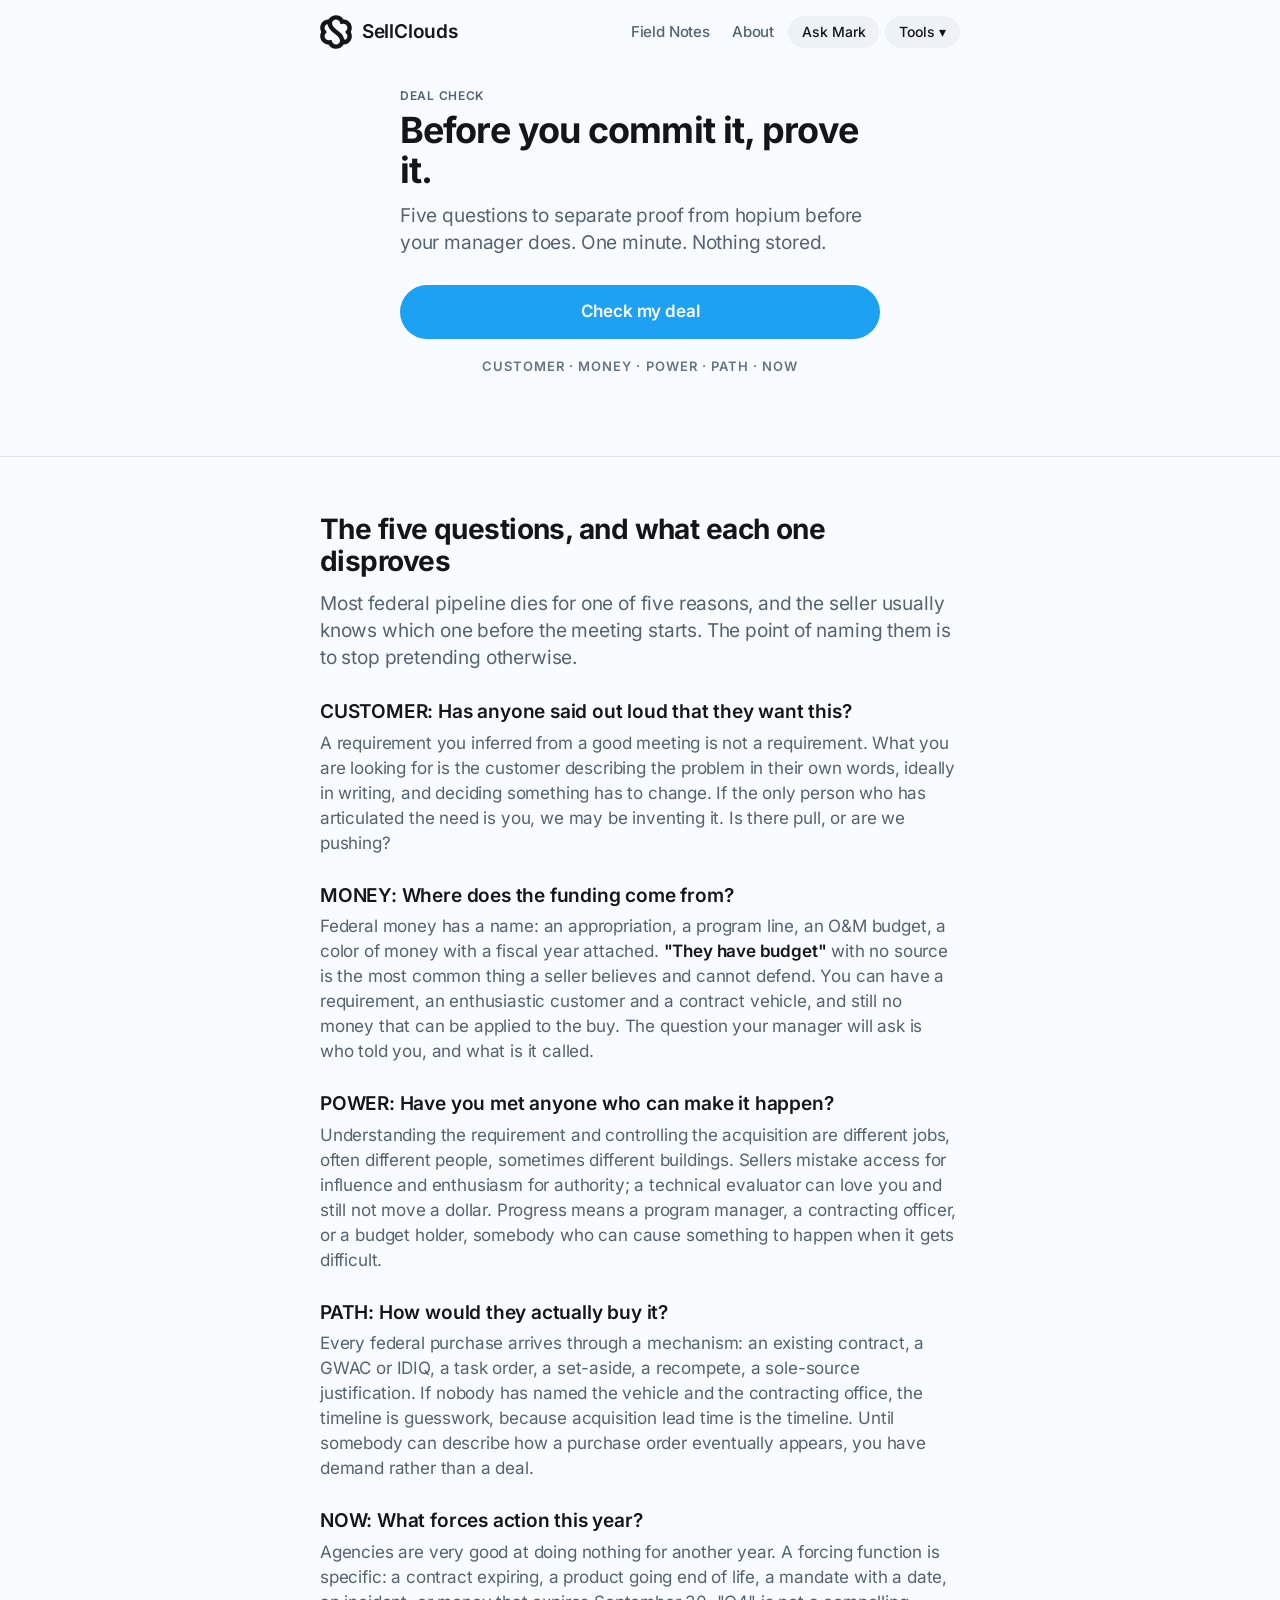
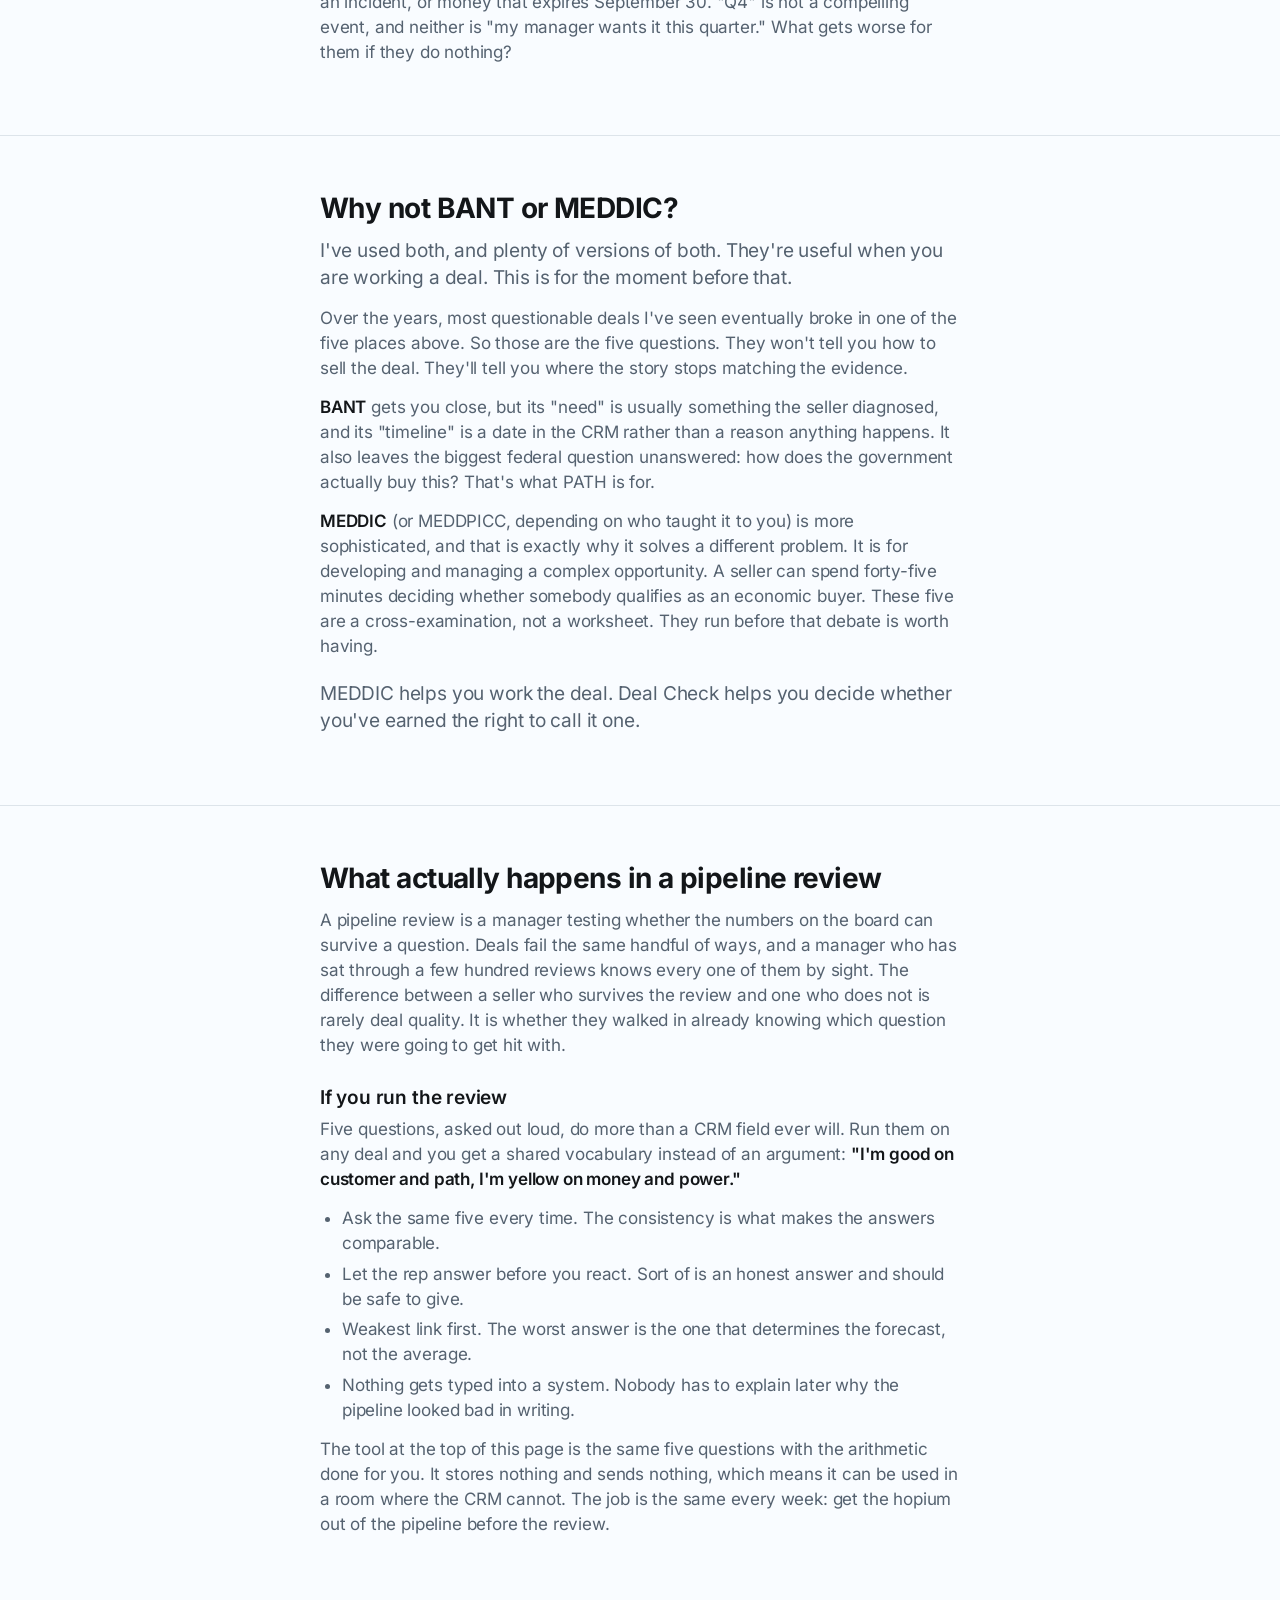
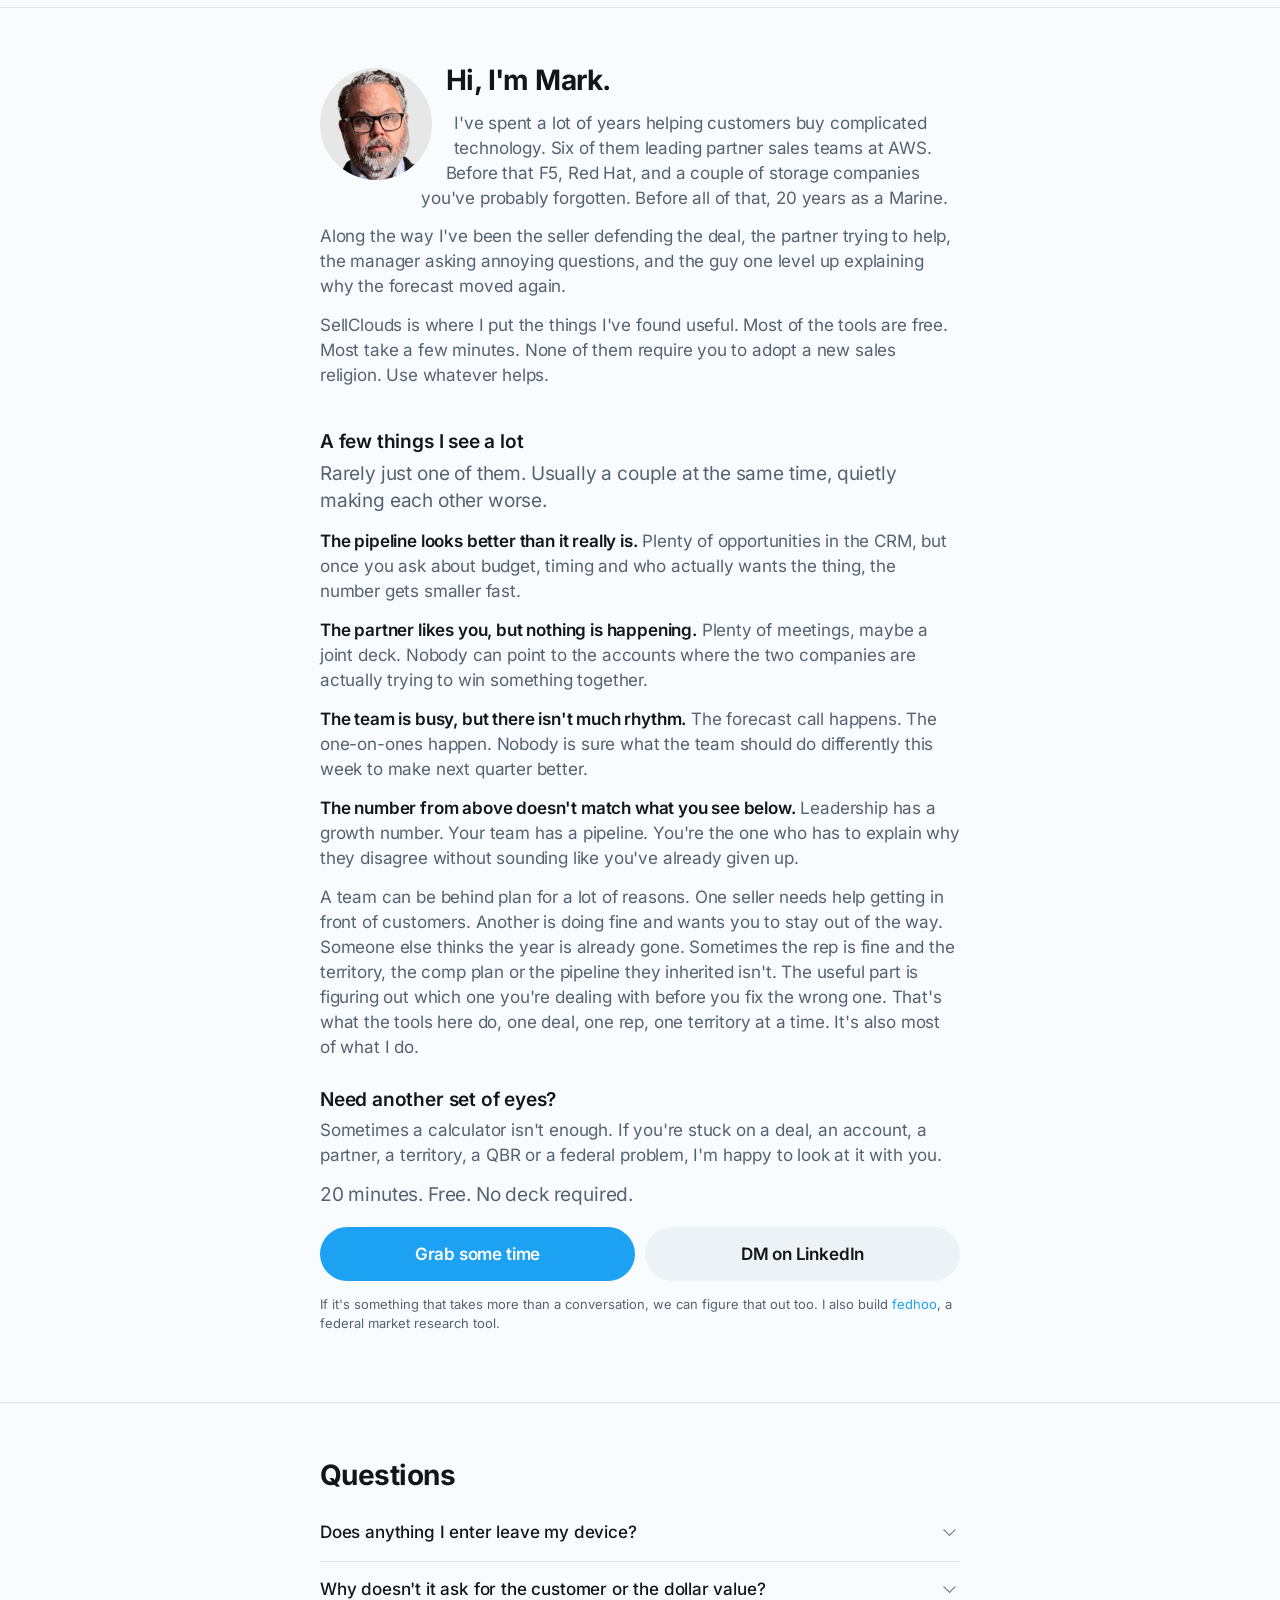
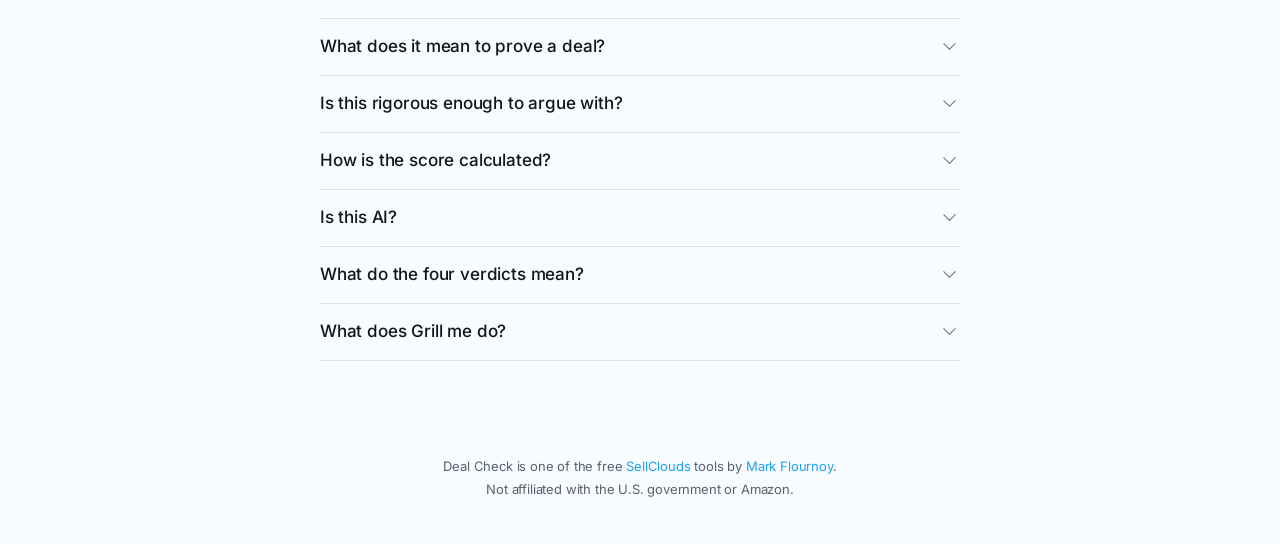
<file: deal/index.html>
<!DOCTYPE html>
<html lang="en">
<head>
<meta charset="utf-8">
<link rel="preload" href="/inter.woff2" as="font" type="font/woff2" crossorigin>
<meta name="viewport" content="width=device-width, initial-scale=1, viewport-fit=cover">
<title>Federal Sales Pipeline Review Tool | Deal Check</title>
<meta name="description" content="Five questions (customer, money, power, path, now) that separate proof from hopium in a federal deal. Scored in your browser. No login, no CRM.">
<link rel="canonical" href="https://sellclouds.com/deal/">
<meta name="robots" content="index,follow,max-snippet:-1,max-image-preview:large">
<link rel="icon" type="image/svg+xml" href="../favicon.svg">
<link rel="icon" type="image/png" sizes="64x64" href="../favicon.png">
<link rel="apple-touch-icon" href="../apple-touch-icon.png">
<meta property="og:type" content="website">
<meta property="og:url" content="https://sellclouds.com/deal/">
<meta property="og:title" content="Deal Check: Before you commit it, prove it.">
<meta property="og:description" content="Five questions to find the holes before your manager does. One minute, no CRM, answers stay in your browser.">
<meta property="og:site_name" content="SellClouds">
<meta property="og:image" content="https://sellclouds.com/card-deal.jpg">
<meta property="og:image:width" content="1200">
<meta property="og:image:height" content="630">
<meta property="og:image:alt" content="Deal Check: Before you commit it, prove it. Five questions: customer, money, power, path, now.">
<meta name="twitter:card" content="summary_large_image">
<meta name="twitter:title" content="Deal Check: Before you commit it, prove it.">
<meta name="twitter:description" content="Five questions to find the holes before your manager does.">
<meta name="twitter:image" content="https://sellclouds.com/card-deal.jpg">
<meta name="twitter:image:alt" content="Deal Check: Before you commit it, prove it. Five questions: customer, money, power, path, now.">
<meta name="color-scheme" content="light dark">
<meta name="theme-color" media="(prefers-color-scheme: light)" content="#F9FCFF">
<meta name="theme-color" media="(prefers-color-scheme: dark)" content="#101418">
<script type="application/ld+json">
{
  "@context": "https://schema.org",
  "@graph": [
    {
      "@type": "WebApplication",
      "name": "Deal Check",
      "url": "https://sellclouds.com/deal/",
      "applicationCategory": "BusinessApplication",
      "operatingSystem": "Any",
      "description": "Score a federal pursuit in five questions before your pipeline review. Runs entirely in the browser; no account, no CRM, no customer data.",
      "image": "https://sellclouds.com/card-deal.jpg",
      "offers": {
        "@type": "Offer",
        "price": "0",
        "priceCurrency": "USD"
      },
      "author": {
        "@id": "https://sellclouds.com/#about"
      }
    },
    {
      "@type": "Person",
      "@id": "https://sellclouds.com/#about",
      "name": "Mark Flournoy",
      "jobTitle": "Federal sales advisor",
      "description": "Six years leading Federal Partner Sales at AWS; prior roles at F5, Red Hat, STEC and Virident; 20 years a Marine.",
      "url": "https://sellclouds.com/#about",
      "knowsAbout": [
        "Federal sales",
        "Pipeline qualification",
        "Pipeline coverage",
        "Sales management cadence",
        "Partner and channel sales",
        "Federal go-to-market"
      ],
      "sameAs": [
        "https://fedhoo.com",
        "https://www.linkedin.com/in/markflournoy/"
      ]
    },
    {
      "@type": "FAQPage",
      "mainEntity": [
        {
          "@type": "Question",
          "name": "Does anything I enter leave my device?",
          "acceptedAnswer": {
            "@type": "Answer",
            "text": "Your answers stay in your browser. The scoring is JavaScript running on this page: no account, no database, no CRM connection, no API call. The site counts page views with Google Analytics, and that is all it sends. It never sends your answers, and it never sends the part of the link where a shared verdict lives. If you press Share, your five answers go into the link so you can send the result to somebody, and that is the only time they leave the page."
          }
        },
        {
          "@type": "Question",
          "name": "Why doesn't it ask for the customer or the dollar value?",
          "acceptedAnswer": {
            "@type": "Answer",
            "text": "Because it doesn't need them, and asking would make the tool unusable for anyone whose employer restricts where pipeline detail can go. Qualification is about what you can prove, not who the customer is."
          }
        },
        {
          "@type": "Question",
          "name": "What does it mean to prove a deal?",
          "acceptedAnswer": {
            "@type": "Answer",
            "text": "Proving a deal means trying to disprove your own forecast before somebody else does. If it survives the five questions, you have something you can defend. If it doesn't, you know exactly what evidence is missing. You are testing assumptions, not walking away from the customer."
          }
        },
        {
          "@type": "Question",
          "name": "Is this rigorous enough to argue with?",
          "acceptedAnswer": {
            "@type": "Answer",
            "text": "It is a qualification heuristic, not a forecast model. Nobody has calibrated these weights against thousands of closed deals, and this tool has never seen your pipeline. What it does do is ask the same five questions every time, apply the same caps, and show its arithmetic, which is more consistency than most pipeline reviews manage. Use it to find the hole, not to set the number."
          }
        },
        {
          "@type": "Question",
          "name": "How is the score calculated?",
          "acceptedAnswer": {
            "@type": "Answer",
            "text": "Each answer maps to a number (yes 92, sort of 50, no 8), weighted money 26, power 22, customer 20, path 16, now 16. Three caps apply when money, power or customer is a flat no, and no deal with any no can score above 74. Thresholds: healthy from 75, hopium from 55, at risk from 35, not a deal yet below. The number you see on the card is simpler: how many of the five you can defend, with a sort of counting as a half."
          }
        },
        {
          "@type": "Question",
          "name": "Is this AI?",
          "acceptedAnswer": {
            "@type": "Answer",
            "text": "No. It's a fixed rubric: each answer maps to a number, the numbers are weighted, three caps apply, and thresholds produce the verdict. The weights are visible in the page source. A language model given five words would invent context, and confident wrong advice is worse than none."
          }
        },
        {
          "@type": "Question",
          "name": "What do the four verdicts mean?",
          "acceptedAnswer": {
            "@type": "Answer",
            "text": "Healthy: it survived; bring the proof. Hopium: you believe it, you haven't proved it. At risk: something important is still an assumption. Not a deal yet: this is a conversation, not a deal."
          }
        },
        {
          "@type": "Question",
          "name": "What does Grill me do?",
          "acceptedAnswer": {
            "@type": "Answer",
            "text": "It plays the manager. Three hard questions drawn from your weakest answer, one at a time, and you say honestly whether you can answer each one. If you cannot answer two of three about the money, that deal does not belong in commit yet. Better to learn that here than in the meeting."
          }
        }
      ]
    }
  ]
}
</script>
<link rel="stylesheet" href="../site.css">
<script src="../analytics.js" defer></script>
</head>
<body>

<div class="wrap">
  <header class="appbar">
    <a class="logo" href="/" aria-label="SellClouds, home"><picture><source srcset="../logo-dark.svg" media="(prefers-color-scheme: dark)"><img class="brandmark" src="../logo.svg" alt="" width="32" height="34"></picture> SellClouds</a>
    <nav class="topnav" aria-label="Site">
      <a class="toplink" href="/notes/">Field Notes</a>
      <a class="toplink" href="/#about">About</a>
      <a class="chip chip-ask" href="#ask">Ask Mark</a>
      <details class="menu"><summary><span class="chip">Tools ▾</span></summary><div class="menu-list"><div class="menu-group">For sellers</div><a href="/deal/" class="current">Deal Check<small>Before you put it in commit</small></a><a href="/territory/">Territory Check<small>Month one in a new patch</small></a><div class="menu-group">For managers</div><a href="/pipeline/">Pipeline Check<small>Quarterly, before the review</small></a><a href="/rep/">Rep Check<small>When a rep is worrying you</small></a><a href="/partner/">Partner Check<small>Before you renew the partnership</small></a><a href="/olr/">OLR Check<small>Review season</small></a><div class="menu-group">For anyone</div><a href="/brief/">Brief Check<small>Before a meeting where someone can say no</small></a><div class="menu-group">SellClouds</div><a href="/notes/">Field Notes<small>Short reads that deserve a second look</small></a><a href="/#about">About Mark<small>And how to reach him</small></a></div></details>
    </nav>
  </header>
  <div id="screen" aria-live="polite">
    <span class="overline tool-name">Deal Check</span>
    <h1>Before you commit it, prove it.</h1>
    <p class="dek">Five questions to separate proof from hopium before your manager does.
      One minute. Nothing stored.</p>
    <button class="btn btn-primary btn-lg btn-full" id="prep" type="button">Check my deal</button>
    <p class="pillars">Customer · Money · Power · Path · Now</p></div>
</div>

<section class="band" id="how" aria-labelledby="how-h">
  <div class="band-inner">
    <h2 id="how-h">The five questions, and what each one disproves</h2>
    <p class="lede">Most federal pipeline dies for one of five reasons, and the seller usually knows which
      one before the meeting starts. The point of naming them is to stop pretending otherwise.</p>
    <h3>CUSTOMER: Has anyone said out loud that they want this?</h3>
    <p>A requirement you inferred from a good meeting is not a requirement. What you are looking for is the
      customer describing the problem in their own words, ideally in writing, and deciding something has to
      change. If the only person who has articulated the need is you, we may be inventing it. Is there pull,
      or are we pushing?</p>
    <h3>MONEY: Where does the funding come from?</h3>
    <p>Federal money has a name: an appropriation, a program line, an O&amp;M budget, a color of money with a
      fiscal year attached. <strong>"They have budget"</strong> with no source is the most common thing a
      seller believes and cannot defend. You can have a requirement, an enthusiastic customer and a contract
      vehicle, and still no money that can be applied to the buy. The question your manager will ask is who
      told you, and what is it called.</p>
    <h3>POWER: Have you met anyone who can make it happen?</h3>
    <p>Understanding the requirement and controlling the acquisition are different jobs, often different
      people, sometimes different buildings. Sellers mistake access for influence and enthusiasm for
      authority; a technical evaluator can love you and still not move a dollar. Progress means a program
      manager, a contracting officer, or a budget holder, somebody who can cause something to happen when
      it gets difficult.</p>
    <h3>PATH: How would they actually buy it?</h3>
    <p>Every federal purchase arrives through a mechanism: an existing contract, a GWAC or IDIQ, a task order,
      a set-aside, a recompete, a sole-source justification. If nobody has named the vehicle and the
      contracting office, the timeline is guesswork, because acquisition lead time is the timeline. Until
      somebody can describe how a purchase order eventually appears, you have demand rather than a deal.</p>
    <h3>NOW: What forces action this year?</h3>
    <p>Agencies are very good at doing nothing for another year. A forcing function is specific: a contract
      expiring, a product going end of life, a mandate with a date, an incident, or money that expires
      September 30. "Q4" is not a compelling event, and neither is "my manager wants it this quarter."
      What gets worse for them if they do nothing?</p>
  </div>
</section>

<section class="band" id="why" aria-labelledby="why-h">
  <div class="band-inner">
    <h2 id="why-h">Why not BANT or MEDDIC?</h2>
    <p class="lede">I've used both, and plenty of versions of both. They're useful when you are working a
      deal. This is for the moment before that.</p>
    <p>Over the years, most questionable deals I've seen eventually broke in one of the five places above.
      So those are the five questions. They won't tell you how to sell the deal. They'll tell you where the
      story stops matching the evidence.</p>
    <p><strong>BANT</strong> gets you close, but its "need" is usually something the seller diagnosed, and
      its "timeline" is a date in the CRM rather than a reason anything happens. It also leaves the biggest
      federal question unanswered: how does the government actually buy this? That's what PATH is for.</p>
    <p><strong>MEDDIC</strong> (or MEDDPICC, depending on who taught it to you) is more sophisticated, and
      that is exactly why it solves a different problem. It is for developing and managing a complex
      opportunity. A seller can spend forty-five minutes deciding whether somebody qualifies as an economic
      buyer. These five are a cross-examination, not a worksheet. They run before that debate is worth
      having.</p>
    <p class="lede" style="margin-top:22px;">MEDDIC helps you work the deal. Deal Check helps you decide
      whether you've earned the right to call it one.</p>
  </div>
</section>

<section class="band" id="review" aria-labelledby="review-h">
  <div class="band-inner">
    <h2 id="review-h">What actually happens in a pipeline review</h2>
    <p>A pipeline review is a manager testing whether the numbers on the board can survive a question. Deals fail the same handful of ways, and a manager who has sat through a few
      hundred reviews knows every one of them by sight. The difference between a seller who survives the
      review and one who does not is rarely deal quality. It is whether they walked in already knowing
      which question they were going to get hit with.</p>
    <h3>If you run the review</h3>
    <p>Five questions, asked out loud, do more than a CRM field ever will. Run them on any deal and you get
      a shared vocabulary instead of an argument: <strong>"I'm good on customer and path, I'm yellow on
      money and power."</strong></p>
    <ul>
      <li>Ask the same five every time. The consistency is what makes the answers comparable.</li>
      <li>Let the rep answer before you react. Sort of is an honest answer and should be safe to give.</li>
      <li>Weakest link first. The worst answer is the one that determines the forecast, not the average.</li>
      <li>Nothing gets typed into a system. Nobody has to explain later why the pipeline looked bad in writing.</li>
    </ul>
    <p>The tool at the top of this page is the same five questions with the arithmetic done for you. It
      stores nothing and sends nothing, which means it can be used in a room where the CRM cannot. The
      job is the same every week: get the hopium out of the pipeline before the review.</p>
  </div>
</section>

<section class="band" id="about" aria-labelledby="about-h">
  <div class="band-inner">
    <div class="who">
      <img src="../mark.jpg" alt="Mark Flournoy" width="120" height="120" loading="lazy" decoding="async"
           onerror="this.remove();">
        <h2 id="about-h">Hi, I'm Mark.</h2>
        <p>I've spent a lot of years helping customers buy complicated technology. Six of them leading partner sales
          teams at AWS. Before that F5, Red Hat, and a couple of storage companies you've probably forgotten. Before
          all of that, 20 years as a Marine.</p>
        <p>Along the way I've been the seller defending the deal, the partner trying to help, the manager asking
          annoying questions, and the guy one level up explaining why the forecast moved again.</p>
        <p>SellClouds is where I put the things I've found useful. Most of the tools are free. Most take a few
          minutes. None of them require you to adopt a new sales religion. Use whatever helps.</p>
    </div>

    <h3>A few things I see a lot</h3>
    <p class="lede">Rarely just one of them. Usually a couple at the same time, quietly making each other worse.</p>
    <p><strong>The pipeline looks better than it really is.</strong> Plenty of opportunities in the CRM, but once
      you ask about budget, timing and who actually wants the thing, the number gets smaller fast.</p>
    <p><strong>The partner likes you, but nothing is happening.</strong> Plenty of meetings, maybe a joint deck.
      Nobody can point to the accounts where the two companies are actually trying to win something together.</p>
    <p><strong>The team is busy, but there isn't much rhythm.</strong> The forecast call happens. The one-on-ones
      happen. Nobody is sure what the team should do differently this week to make next quarter better.</p>
    <p><strong>The number from above doesn't match what you see below.</strong> Leadership has a growth number.
      Your team has a pipeline. You're the one who has to explain why they disagree without sounding like
      you've already given up.</p>
    <p>A team can be behind plan for a lot of reasons. One seller needs help getting in front of customers.
      Another is doing fine and wants you to stay out of the way. Someone else thinks the year is already
      gone. Sometimes the rep is fine and the territory, the comp plan or the pipeline they inherited isn't.
      The useful part is figuring out which one you're dealing with before you fix the wrong one. That's what
      the tools here do, one deal, one rep, one territory at a time. It's also most of what I do.</p>

    <h3 id="ask">Need another set of eyes?</h3>
    <p>Sometimes a calculator isn't enough. If you're stuck on a deal, an account, a partner, a territory, a QBR or
      a federal problem, I'm happy to look at it with you.</p>
    <p class="lede">20 minutes. Free. No deck required.</p>
    <div class="btn-row">
      <a class="btn btn-primary btn-lg" href="https://calendly.com/markflournoy/chat-with-mark?utm_source=sellclouds&amp;utm_medium=deal&amp;utm_content=ask" target="_blank" rel="noopener">Grab some time</a>
      <a class="btn btn-lg" href="https://www.linkedin.com/in/markflournoy/" target="_blank" rel="noopener">DM on LinkedIn</a>
    </div>
    <p class="fine" style="margin-top:14px;">If it's something that takes more than a conversation, we can figure that out
      too. I also build <a href="https://fedhoo.com" target="_blank" rel="noopener">fedhoo</a>, a federal market research tool.</p>
  </div>
</section>

<section class="band" id="faq" aria-labelledby="faq-h">
  <div class="band-inner">
    <h2 id="faq-h">Questions</h2>
    <details class="exp"><summary>Does anything I enter leave my device?</summary>
      <div class="body">Your answers stay in your browser. The scoring is JavaScript running on this page:
        no account, no database, no CRM connection, no API call. The site counts page views with Google
        Analytics, and that is all it sends. It never sends your answers, and it never sends the part of
        the link where a shared verdict lives. If you press Share, your five answers go into the link so
        you can send the result to somebody, and that is the only time they leave the page.</div></details>
    <details class="exp"><summary>Why doesn't it ask for the customer or the dollar value?</summary>
      <div class="body">Because it doesn't need them, and asking would make the tool unusable for anyone whose
        employer restricts where pipeline detail can go. Qualification is about what you can prove, not who the
        customer is.</div></details>
    <details class="exp"><summary>What does it mean to prove a deal?</summary>
      <div class="body">Proving a deal means trying to disprove your own forecast before somebody
        else does. If it survives the five questions, you have something you can defend. If it doesn't,
        you know exactly what evidence is missing. You are testing assumptions, not walking away from
        the customer.</div></details>
    <details class="exp"><summary>Is this rigorous enough to argue with?</summary>
      <div class="body">It is a qualification heuristic, not a forecast model. Nobody has calibrated these
        weights against thousands of closed deals, and this tool has never seen your pipeline. What it
        does do is ask the same five questions every time, apply the same caps, and show its arithmetic,
        which is more consistency than most pipeline reviews manage. Use it to find the hole, not to set
        the number.</div></details>
    <details class="exp"><summary>How is the score calculated?</summary>
      <div class="body">Each answer maps to a number (yes 92, sort of 50, no 8), weighted money 26, power 22,
        customer 20, path 16, now 16. Three caps apply when money, power or customer is a flat no, and no deal
        with any no can score above 74. Thresholds: healthy from 75, hopium from 55, at risk from 35,
        not a deal yet below. The number you see on the card is simpler: how many of the five you can
        defend, with a sort of counting as a half.</div></details>
    <details class="exp"><summary>Is this AI?</summary>
      <div class="body">No. It's a fixed rubric: each answer maps to a number, the numbers are weighted, three caps
        apply, and thresholds produce the verdict. The weights are visible in the page source. A language model
        given five words would invent context, and confident wrong advice is worse than none.</div></details>
    <details class="exp"><summary>What do the four verdicts mean?</summary>
      <div class="body"><strong>Healthy:</strong> it survived; bring the proof.
        <strong>Hopium:</strong> you believe it, you haven't proved it.
        <strong>At risk:</strong> something important is still an assumption.
        <strong>Not a deal yet:</strong> this is a conversation, not a deal.</div></details>
    <details class="exp"><summary>What does Grill me do?</summary>
      <div class="body">It plays the manager. Three hard questions drawn from your weakest answer, one at a
        time, and you say honestly whether you can answer each one. If you cannot answer two of three
        about the money, that deal does not belong in commit yet. Better to learn that here than in
        the meeting.</div></details>
  </div>
</section>

<footer class="sitefoot">
  <p>Deal Check is one of the free <a href="/">SellClouds</a> tools by
    <a href="https://www.linkedin.com/in/markflournoy/" target="_blank" rel="noopener">Mark Flournoy</a>.</p>
  <p>Not affiliated with the U.S. government or Amazon.</p>
</footer>
<script>
'use strict';

const esc = (s) => String(s == null ? '' : s).replace(/&/g,'&amp;').replace(/</g,'&lt;').replace(/>/g,'&gt;');
const track = (n) => { if (typeof window.scTrack === 'function') window.scTrack(n); else (window.scTrackQ = window.scTrackQ || []).push(n); };
const el = () => document.getElementById('screen');
// Every screen change fades up. Re-trigger the animation by toggling the class.
const show = (html) => { const e = el(); e.classList.remove('enter'); e.innerHTML = html; void e.offsetWidth; e.classList.add('enter'); focusScreen(e); };

/* ── Five things ── */
const P = [
  { k:'customer', n:'CUSTOMER', short:'Do they actually want this?',
    q:'Has the customer actually said they want to solve this?', w:20 },
  { k:'money', n:'MONEY', short:'Is there actually funding?',
    q:'Do you know where the money comes from?', w:26 },
  { k:'power', n:'POWER', short:'Are you connected to someone who can make it happen?',
    q:'Are you talking to someone who can make this happen?', w:22 },
  { k:'path', n:'PATH', short:'Do you know how they buy?',
    q:'Do you know how they will buy it?', w:16 },
  { k:'now', n:'NOW', short:'Is something forcing action?',
    q:'Is there a real reason this happens now?', w:16 },
];
const VAL = { yes:92, sort:50, no:8 };

/* the three questions a manager asks when a pillar is soft */
const GRILL = {
  customer: ['What has the customer actually done that proves they intend to buy?',
             'Who said they want this, and what exactly did they say?',
             'What happens to them if they do nothing?'],
  money: ['Who exactly has told you the money is available?',
          'What budget does it come out of?',
          'What happens to your date if the funding slips a quarter?'],
  power: ['Who have you met who can actually move this forward?',
          'Who signs, and have you ever been in a room with them?',
          'Who inside is telling you things you did not have to ask for?'],
  path: ['How would they award this, and through which contracting office?',
         'What vehicle would it go through, and are you on it?',
         'Who else can they buy this from more easily than you?'],
  now: ['What is forcing them to act this year instead of next?',
        'What is the next dated step in their process?',
        'Who owns that date on their side?'],
};

const FIX = {
  customer:'Get the customer to say the problem out loud, in their words.',
  money:'Get one person at the customer to name the funding line this week.',
  power:'Get one meeting above your current contact.',
  path:'Ask which contracting office and vehicle they would use.',
  now:'Find the deadline: expiring contract, end of life, mandate, or budget year.',
};

/* ── Sharing ── */
const CODE = { yes:'y', sort:'s', no:'n' };
const DECODE = { y:'yes', s:'sort', n:'no' };
const encodeAnswers = () => P.map(p => CODE[answers[p.k]]).join('');
function readHash() {
  const h = (location.hash || '').replace('#', '').toLowerCase();
  if (!/^[ysn]{5}$/.test(h)) return null;
  const a = {};
  P.forEach((p, i) => { a[p.k] = DECODE[h[i]]; });
  return a;
}
function shareLink() {
  const base = location.origin && location.origin !== 'null'
    ? location.origin + location.pathname : 'https://sellclouds.com/deal/';
  return base + '#' + encodeAnswers();
}

/* ── The Ask ── */
// Calendly prefill: a1 answers the first question on the booking form.
// Multiples and words only. Never a name, never a dollar figure.
function bookLink(medium, note) {
  return 'https://calendly.com/markflournoy/chat-with-mark?utm_source=sellclouds&utm_medium=' + medium + '&utm_content=after_score&a1=' + encodeURIComponent(note);
}
function bookNote(s) { return `Deal Check: ${s.label.toLowerCase()}, ${s.provenText}, weakest ${s.weak.n.toLowerCase()}.`; }
function dmText(s) {
  const w = s.weak.n;
  const v = s.label[0] + s.label.slice(1).toLowerCase();
  return `Mark, just ran a deal through Deal Check. ${v}, ${s.provenText}, weakest is ${w.toLowerCase()}: ${GRILL[s.weak.k][0].toLowerCase()} `
       + `I don't have a good answer yet. Worth 20 minutes?`;
}
function dmGrillText(s, missed) {
  const w = s.weak.n;
  return `Mark, ran a deal through Deal Check and could not answer ${missed} of your 3 ${w.toLowerCase()} questions. `
       + `Verdict was ${s.label.toLowerCase()}. Want to tell me what you'd go do first?`;
}
// writeText returns a promise, so a synchronous try/catch misses permission
// failures and the button lies about having copied. Every copy path goes
// through this and reports what actually happened.
// Copy runs synchronously inside the click, through a hidden textarea, so it
// cannot lose the race with focus. The async clipboard API is the fallback,
// not the other way round: navigator.clipboard.writeText rejects the moment
// the document is not focused, which is exactly what opening LinkedIn does.
function copyText(text) {
  try {
    const ta = document.createElement('textarea');
    ta.value = text; ta.setAttribute('readonly', ''); ta.style.cssText = 'position:fixed;top:0;left:0;opacity:0;font-size:16px;';
    document.body.appendChild(ta);
    if (/iP(hone|ad|od)/.test(navigator.userAgent)) {   // iOS Safari needs a real range
      ta.contentEditable = 'true'; ta.readOnly = false;
      const r = document.createRange(); r.selectNodeContents(ta);
      const sel = window.getSelection(); sel.removeAllRanges(); sel.addRange(r);
      ta.setSelectionRange(0, text.length);
    } else { ta.select(); }
    const ok = document.execCommand('copy');
    document.body.removeChild(ta);
    if (ok) return Promise.resolve();
  } catch (e) {}
  if (navigator.clipboard && navigator.clipboard.writeText) return navigator.clipboard.writeText(text);
  return Promise.reject(new Error('no clipboard'));
}
// Button feedback is always short enough to fit the pill.
function copyDM(btn, text) {
  track('dm_copy');
  copyText(text)
    .then(() => {
      btn.textContent = 'Copied ✓';
      window.open('https://www.linkedin.com/in/markflournoy/', '_blank', 'noopener');
    })
    .catch(() => { btn.textContent = "Couldn't copy"; selectPreview(btn); });
}
// Tapping the preview selects it, so a manual copy is one gesture.
function selectPreview(near) {
  const pv = (near && near.parentElement && near.parentElement.querySelector('.preview')) || document.querySelector('.preview');
  if (!pv) return;
  const r = document.createRange(); r.selectNodeContents(pv);
  const sel = window.getSelection(); sel.removeAllRanges(); sel.addRange(r);
}

const DIAL = { yes:'●', sort:'◐', no:'○' };
const dials = () => P.map(p => DIAL[answers[p.k]]).join(' ');
function shareBlock(s) {
  // Shapes rather than coloured squares: emoji colours belong to whatever
  // platform renders them, and red-versus-green is invisible to a colourblind
  // reader. These inherit the message's own text colour anywhere they land.
  return `Deal Check · ${s.label}\n${s.meta}\n`
       + `${dials()}\n`
       + `${P.map(p => p.n).join(' · ')}\n\n`
       + `${s.attack}\n`
       + shareLink();
}

function score(a) {
  const v = (k) => VAL[a[k]];
  let total = Math.round(P.reduce((s,p) => s + v(p.k) * p.w, 0) / P.reduce((s,p) => s + p.w, 0));
  const caps = [];
  if (a.money === 'no') { caps.push("you can't say where the money comes from"); total = Math.min(total, 55); }
  if (a.power === 'no') { caps.push("you haven't reached anyone who can act"); total = Math.min(total, 60); }
  if (a.customer === 'no') { caps.push("the customer hasn't confirmed they intend to act"); total = Math.min(total, 45); }
  // Invariant: a single flat NO anywhere keeps a deal out of HEALTHY. Without
  // this, YES on everything but PATH scored 79 and read "nothing obvious to
  // attack" while PATH showed NO on the same screen.
  if (P.some(p => a[p.k] === 'no')) {
    const named = P.filter(p => a[p.k] === 'no').map(p => p.n.toLowerCase()).join(' and ');
    if (total > 74) caps.push(`you answered no on ${named}`);
    total = Math.min(total, 74);
  }
  const label = total >= 75 ? ['HEALTHY','ready'] :
                total >= 55 ? ['HOPIUM','proof'] :
                total >= 35 ? ['AT RISK','prove'] : ['NOT A DEAL YET','dont'];
  
  const ranked = [...P].map(p => ({ ...p, v:v(p.k) }))
    .sort((x,y) => x.v - y.v || (y.k === 'money') - (x.k === 'money'));
  const weak = ranked[0];
  const proven = P.reduce((n, p) => n + (a[p.k] === 'yes' ? 1 : a[p.k] === 'sort' ? .5 : 0), 0);
  const provenText = (proven % 1 ? Math.floor(proven) + '½' : String(proven)) + ' of 5 proven';
  const meta = provenText + '. Weakest: ' + weak.n.toLowerCase() + '.';
  
  const POWER_ATTACKS = [
    "You are best friends with someone who can't spend a single dollar.",
    "Your champion is a tour guide, not a buyer.",
    "Your contact can say no, but they have zero power to say yes.",
    "A technical evaluator can love you and still not move a dime.",
    "You are confusing a fan club with purchasing authority."
  ];

  const ATTACK = {
    customer:'You are the only person in the room who thinks this is a requirement.',
    money:'Your boss is going to come after the money.',
    power: POWER_ATTACKS[Math.floor(Math.random() * POWER_ATTACKS.length)],
    path:'Nobody has said how this actually gets bought.',
    now:'Nothing is forcing them to act, so nothing will.',
  };
  const SUB = {
    HEALTHY:'It survived. Bring the proof.',
    HOPIUM:"You believe it. You haven't proved it.",
    'AT RISK':"Something important is still an assumption. Don't carry the date yet.",
    'NOT A DEAL YET':'This is a conversation, not a deal.',
  };
  const moves = ranked.filter(r => a[r.k] !== 'yes').slice(0, 3).map(r => FIX[r.k]);
  return { total, label:label[0], cls:label[1], weak, caps, ranked, moves,
           attack: total >= 75 ? 'Nothing obvious to attack. Bring the proof anyway.' : ATTACK[weak.k],
           sub: SUB[label[0]], proven, provenText, meta };
}

/* ── state ── */
let answers = {}, grillStep = 0, grillOuch = 0, lastScore = null;
// Clearing answers must also clear a shared hash, or a fresh run inherits someone else's verdict on reload.
const clearHash = () => { try { history.replaceState(history.state, '', location.pathname); } catch {} };
/* ── shared behaviors: history, focus, native share, menu ── */
let restoring = false;
// Each screen is a history entry, so the phone's back gesture steps back a screen instead of leaving.
function nav(st) {
  if (restoring) return;
  const cur = history.state && history.state.sc;
  const same = cur && JSON.stringify(cur) === JSON.stringify(st);
  try { (same ? history.replaceState : history.pushState).call(history, { sc: st }, '', location.href); } catch {}
}
// Focus the new screen's heading so keyboard and screen-reader users land where the content is.
function focusScreen(e) {
  const f = e.querySelector('.question') || e.querySelector('.question-lg') || e.querySelector('.verdict') || e.querySelector('h1');
  if (f) { f.setAttribute('tabindex', '-1'); try { f.focus({ preventScroll: true }); } catch {} }
}
// On a phone, Share opens the share sheet (Slack, Teams, Messages). Elsewhere it copies.
function shareOut(btn, block, title) {
  const lines = block.split('\n'); const url = lines[lines.length - 1]; const text = lines.slice(0, -1).join('\n').trim();
  const touch = window.matchMedia && matchMedia('(pointer: coarse)').matches;
  const copy = () => copyText(block).then(() => { btn.textContent = 'Copied ✓'; }).catch(() => { btn.textContent = "Couldn't copy"; });
  if (navigator.share && touch) {
    navigator.share({ title, text, url }).then(() => { btn.textContent = 'Shared ✓'; }).catch((e) => { if (!e || e.name !== 'AbortError') copy(); });
  } else copy();
}
document.addEventListener('click', (e) => { document.querySelectorAll('details.menu[open]').forEach(d => { if (!d.contains(e.target)) d.open = false; }); });
document.addEventListener('keydown', (e) => { if (e.key === 'Escape') document.querySelectorAll('details.menu[open]').forEach(d => { d.open = false; d.querySelector('summary').focus(); }); });


/* ── screens ── */
function intro() { show(INTRO_HTML); document.getElementById('prep').onclick = () => ask(0); }
function home() {
  nav(['h']);
  answers = {}; clearHash();
  show(INTRO_HTML);
  document.getElementById('prep').onclick = () => ask(0);
  window.scrollTo({ top: 0 });
}

function ask(i) {
  if (i === 0 && !answers.customer) track('start');
  nav(['q', i]);
  const p = P[i];
  show(`
    <div class="progress" role="progressbar" aria-valuemin="0" aria-valuemax="${P.length}" aria-valuenow="${i + 1}">${P.map((_, j) => `<i class="${j <= i ? 'done' : ''}"></i>`).join('')}</div>
    <span class="overline">${p.n} · question ${i + 1} of ${P.length}</span>
    <div class="question">${esc(p.q)}</div>
    <div class="choice-group" role="group" aria-label="${esc(p.q)}">
      <button class="choice" data-v="yes" type="button">Yes</button>
      <button class="choice" data-v="sort" type="button">Sort of</button>
      <button class="choice" data-v="no" type="button">No</button>
    </div>
    ${i > 0 ? '<button class="btn btn-text" id="back" type="button">← Back</button>' : ''}`);
  el().querySelectorAll('.choice').forEach(b => b.onclick = () => {
    answers[p.k] = b.dataset.v;
    if (i < P.length - 1) setTimeout(() => ask(i + 1), 120);
    else setTimeout(result, 120);
  });
  const bk = document.getElementById('back');
  if (bk) bk.onclick = () => history.back();
  window.scrollTo({ top:0 });
}

function plainWhy(s) {
  const soft = P.filter(p => answers[p.k] !== 'yes').map(p => p.n.toLowerCase());
  const firm = P.filter(p => answers[p.k] === 'yes').map(p => p.n.toLowerCase());
  const cap = (t) => t.charAt(0).toUpperCase() + t.slice(1);
  const bits = [];
  if (soft.length) bits.push(cap(`${soft.slice(0, 2).join(' and ')} ${soft.length > 1 ? "aren't" : "isn't"} proven yet`));
  if (firm.length) bits.push(cap(`${firm[0]} is your strongest signal`));
  let out = bits.join('. ') + '.';
  if (s.caps.length) out += ` Score capped because ${s.caps[0]}.`;
  return out;
}

function result(shared) {
  const s = score(answers);
  lastScore = s;
  nav(['r']);
  if (!restoring) track(shared ? 'verdict_shared' : 'verdict');   // a back/forward restore is not a new verdict

  try { 
    if (s.total >= 75) navigator.vibrate(50);
    else if (s.total <= 35) navigator.vibrate([100, 50, 100, 50, 200]); 
  } catch {}

  const firstMove = s.moves[0] || 'Bring the proof you already have and defend the date.';
  show(`
    ${shared ? `<div class="banner">Someone sent you this verdict.
      <button id="runMine" type="button">Run your own →</button></div>` : ''}
    <div class="verdict verdict-${s.cls}">
      <div class="verdict-word">${s.label}</div>
      <div class="verdict-meta">${esc(s.meta)}</div>
      <div class="verdict-attack">${esc(s.attack)}</div>
      ${s.sub ? `<div class="verdict-sub">${esc(s.sub)}</div>` : ''}
    </div>

    <div class="list" aria-label="Your answers">
      ${P.map(p => `<div class="list-item compact">
        <span class="headline">${p.n}</span>
        <span class="trailing${answers[p.k] === 'no' ? ' v-no' : ''}">${answers[p.k] === 'sort' ? 'Sort of' : answers[p.k] === 'yes' ? 'Yes' : 'No'}</span>
      </div>`).join('')}
    </div>

    <div class="card">
      <span class="overline">${s.total >= 75 ? 'They will still ask' : 'Be ready for'}</span>
      <p class="lede">“${esc(GRILL[s.weak.k][0])}”</p>
      <span class="overline" style="margin-top:16px;">Do this first</span>
      <p class="lede">${esc(firstMove)}</p>
    </div>

    <button class="btn btn-primary btn-lg btn-full" id="grill" type="button" style="margin-top:20px;">Grill me</button>
    <div class="btn-row center" style="margin-top:8px;">
      <button class="btn btn-text" id="copy" type="button">Share</button>
      <button class="btn btn-text" id="again" type="button">Start over</button>
    </div>`);

  document.getElementById('grill').onclick = () => { track('grill'); grillStep = 0; grillOuch = 0; grill(); };
  document.getElementById('again').onclick = () => { answers = {}; clearHash(); ask(0); };
  const rm = document.getElementById('runMine');
  if (rm) rm.onclick = () => { answers = {}; clearHash(); ask(0); };
  
  document.getElementById('copy').onclick = (e) => {
    const btn = e.currentTarget;
    // Sharing is the one moment the verdict is allowed into the address bar.
    try { history.replaceState(null, '', '#' + encodeAnswers()); } catch {}
    track('share');
    shareOut(btn, shareBlock(s), 'Deal Check');
  };
  
  mountMark();
  window.scrollTo({ top:0 });
}

/* ── boss mode ── */
function grill() {
  const qs = GRILL[lastScore.weak.k];
  if (grillStep >= 3) return grillDone();
  nav(['g', grillStep, grillOuch]);
  show(`
    <div class="progress" role="progressbar" aria-valuemin="0" aria-valuemax="3" aria-valuenow="${grillStep + 1}">${[0,1,2].map(j => `<i class="${j <= grillStep ? 'done' : ''}"></i>`).join('')}</div>
    <span class="overline">Your manager · question ${grillStep + 1} of 3</span>
    <div class="question-lg">“${esc(qs[grillStep])}”</div>
    <div class="choice-group" role="group" aria-label="Can you answer this?">
      <button class="choice" data-v="ok" type="button">I can answer that</button>
      <button class="choice" data-v="ouch" type="button">Ouch</button>
    </div>`);
  el().querySelectorAll('.choice').forEach(b => b.onclick = () => {
    if (b.dataset.v === 'ouch') grillOuch++;
    grillStep++;
    setTimeout(grill, 120);
  });
  window.scrollTo({ top:0 });
}

function grillDone() {
  nav(['gd', grillOuch]);
  const w = lastScore.weak;
  const verdict = grillOuch === 0 ? 'You would survive the review.'
    : grillOuch === 1 ? 'You would mostly survive. One hole left.'
    : 'You would not survive the review. Yet.';
  const line = grillOuch === 0
    ? 'Three for three. Go defend the date.'
    : `You could not answer ${grillOuch} of 3. The one you cannot bluff is ${w.n.toLowerCase()}.`;
  show(`
    <span class="overline">Verdict</span>
    <h1 style="margin-top:8px;">${esc(verdict)}</h1>
    <p class="dek">${esc(line)}</p>
    <div class="card"><span class="overline">Before the review</span>
      <p class="lede">${esc(FIX[w.k])}</p></div>
    <div class="btn-row center" style="margin-top:8px;">
      <button class="btn btn-text" id="back2" type="button">← Back to the verdict</button>
    </div>`);
  document.getElementById('back2').onclick = () => result(false);
  mountMark(grillOuch ? dmGrillText(lastScore, grillOuch) : null);
  window.scrollTo({ top:0 });
}

/* ── Mark Block ── */
function mountMark(text) {
  if (document.getElementById('markBlock')) return;
  const w = document.createElement('div');
  w.id = 'markBlock';
  w.className = 'card';
  w.style.marginTop = '24px';
  const s = lastScore;
  const dm = text || dmText(s);
  w.innerHTML = `
    <h3>Stuck on ${esc(s.weak.n.toLowerCase())}?</h3>
    <p>I'm Mark. I've been the seller defending this deal and the manager poking holes in it.
      Send me one line about it: no customer names, nothing confidential, just the part you can't
      answer yet.</p>
    <div class="preview mono" title="Tap to select">${esc(dm)}</div>
    <button class="btn btn-primary btn-lg btn-full" id="dmBtn" type="button" style="margin-top:14px;">Copy this &amp; DM me</button>
    <div class="btn-row center" style="margin-top:4px;">
      <a class="btn btn-text" href="${bookLink('result', bookNote(s))}"
         target="_blank" rel="noopener">Or book 20 minutes</a>
    </div>
    <p class="fine" style="text-align:center;margin:4px 0 0;">Free either way. I answer LinkedIn faster than email.</p>`;
  el().appendChild(w);
  const btn = document.getElementById('dmBtn');
  if (btn) btn.onclick = () => copyDM(btn, dm);
  w.querySelector('.preview').onclick = (e) => selectPreview(e.currentTarget.nextElementSibling);
}

/* Boot */
window.SC_BUILD = '2026-09-29.0900'; // console check for what's deployed
const INTRO_HTML = el().innerHTML;
try { history.replaceState({ sc: ['h'] }, '', location.href); } catch {}
const fromHash = readHash();
if (fromHash) { Object.assign(answers, fromHash); result(true); }
// A shared link opened in a tab that already has the site.
window.addEventListener('hashchange', () => { const h = readHash(); if (h) { answers = {}; Object.assign(answers, h); result(true); } });
window.addEventListener('popstate', (e) => {
  const st = e.state && e.state.sc; restoring = true;
  const complete = P.every(p => answers[p.k]);
  try {
    if (!st || st[0] === 'h') intro();
    else if (st[0] === 'q') ask(st[1]);
    else if (st[0] === 'r' && complete) result(false);
    else if (st[0] === 'g' && lastScore) { grillStep = st[1]; grillOuch = st[2]; grill(); }
    else if (st[0] === 'gd' && lastScore) { grillStep = 3; grillOuch = st[1]; grillDone(); }
    else intro();
  } finally { restoring = false; }
});
const prepBtn = document.getElementById('prep');
if (prepBtn) prepBtn.onclick = () => ask(0);
{ const lh = document.getElementById('logoHome'); if (lh) lh.onclick = home; }
</script>
</body>
</html>
</file>
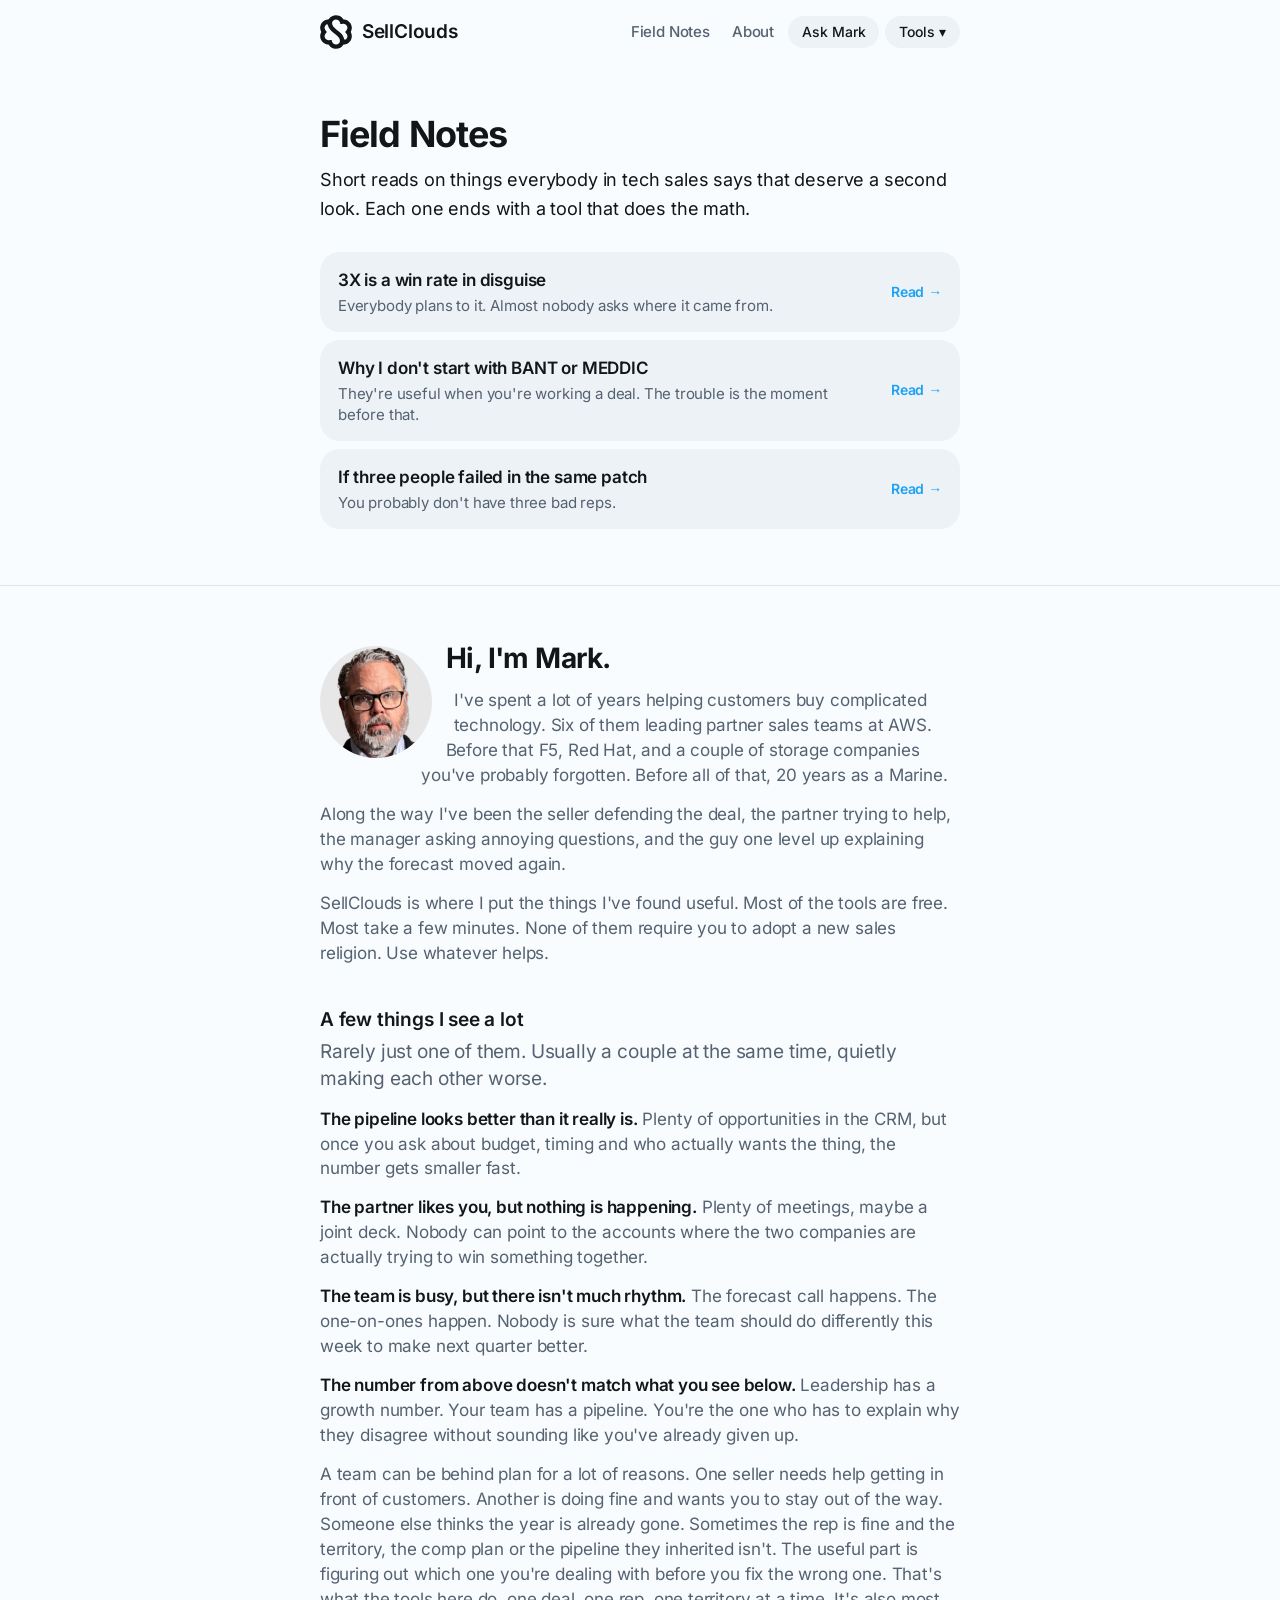
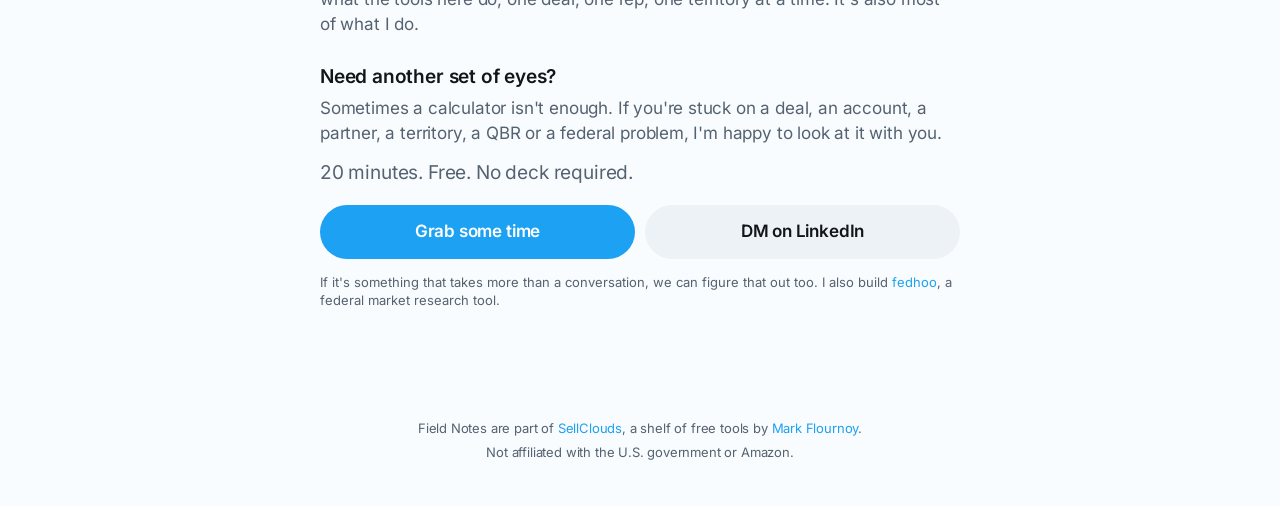
<file: notes/index.html>
<!DOCTYPE html>
<html lang="en">
<head>
<meta charset="utf-8">
<link rel="preload" href="/inter.woff2" as="font" type="font/woff2" crossorigin>
<meta name="viewport" content="width=device-width, initial-scale=1, viewport-fit=cover">
<title>Field Notes | SellClouds</title>
<meta name="description" content="Short reads on things everybody in tech sales says that deserve a second look.">
<link rel="canonical" href="https://sellclouds.com/notes/">
<meta name="robots" content="index,follow,max-snippet:-1,max-image-preview:large">
<link rel="icon" type="image/svg+xml" href="/favicon.svg">
<link rel="icon" type="image/png" sizes="64x64" href="/favicon.png">
<link rel="apple-touch-icon" href="/apple-touch-icon.png">
<meta property="og:type" content="article">
<meta property="og:url" content="https://sellclouds.com/notes/">
<meta property="og:title" content="Field Notes">
<meta property="og:description" content="Short reads on things everybody in tech sales says that deserve a second look.">
<meta property="og:site_name" content="SellClouds">
<meta property="og:image" content="https://sellclouds.com/card.jpg">
<meta name="twitter:card" content="summary_large_image">
<meta name="twitter:title" content="Field Notes">
<meta name="twitter:description" content="Short reads on things everybody in tech sales says that deserve a second look.">
<meta name="twitter:image" content="https://sellclouds.com/card.jpg">
<meta name="color-scheme" content="light dark">
<meta name="theme-color" media="(prefers-color-scheme: light)" content="#F9FCFF">
<meta name="theme-color" media="(prefers-color-scheme: dark)" content="#101418">
<link rel="stylesheet" href="/site.css">
<script src="/analytics.js" defer></script>
</head>
<body>

<div class="wrap">
  <header class="appbar">
    <a class="logo" href="/" aria-label="SellClouds, home"><picture><source srcset="../logo-dark.svg" media="(prefers-color-scheme: dark)"><img class="brandmark" src="../logo.svg" alt="" width="32" height="34"></picture> SellClouds</a>
    <nav class="topnav" aria-label="Site">
      <a class="toplink" href="/notes/">Field Notes</a>
      <a class="toplink" href="/#about">About</a>
      <a class="chip chip-ask" href="#ask">Ask Mark</a>
      <details class="menu"><summary><span class="chip">Tools ▾</span></summary><div class="menu-list"><div class="menu-group">For sellers</div><a href="/deal/">Deal Check<small>Before you put it in commit</small></a><a href="/territory/">Territory Check<small>Month one in a new patch</small></a><div class="menu-group">For managers</div><a href="/pipeline/">Pipeline Check<small>Quarterly, before the review</small></a><a href="/rep/">Rep Check<small>When a rep is worrying you</small></a><a href="/partner/">Partner Check<small>Before you renew the partnership</small></a><a href="/olr/">OLR Check<small>Review season</small></a><div class="menu-group">For anyone</div><a href="/brief/">Brief Check<small>Before a meeting where someone can say no</small></a><div class="menu-group">SellClouds</div><a href="/notes/" class="current">Field Notes<small>Short reads that deserve a second look</small></a><a href="/#about">About Mark<small>And how to reach him</small></a></div></details>
    </nav>
  </header>
</div>
<article class="note">
  <h1>Field Notes</h1>
  <p class="dek">Short reads on things everybody in tech sales says that deserve a second look. Each one ends with a
    tool that does the math.</p>
  <div class="doors"><a class="door" href="/notes/3x-is-a-win-rate/"><span><b>3X is a win rate in disguise</b><span class="q">Everybody plans to it. Almost nobody asks where it came from.</span></span><span class="to">Read</span></a><a class="door" href="/notes/why-not-bant-or-meddic/"><span><b>Why I don't start with BANT or MEDDIC</b><span class="q">They're useful when you're working a deal. The trouble is the moment before that.</span></span><span class="to">Read</span></a><a class="door" href="/notes/three-people-same-patch/"><span><b>If three people failed in the same patch</b><span class="q">You probably don't have three bad reps.</span></span><span class="to">Read</span></a></div>
</article>

<section class="band" id="about" aria-labelledby="about-h">
  <div class="band-inner">
    <div class="who">
      <img src="../mark.jpg" alt="Mark Flournoy" width="120" height="120" loading="lazy" decoding="async"
           onerror="this.remove();">
        <h2 id="about-h">Hi, I'm Mark.</h2>
        <p>I've spent a lot of years helping customers buy complicated technology. Six of them leading partner sales
          teams at AWS. Before that F5, Red Hat, and a couple of storage companies you've probably forgotten. Before
          all of that, 20 years as a Marine.</p>
        <p>Along the way I've been the seller defending the deal, the partner trying to help, the manager asking
          annoying questions, and the guy one level up explaining why the forecast moved again.</p>
        <p>SellClouds is where I put the things I've found useful. Most of the tools are free. Most take a few
          minutes. None of them require you to adopt a new sales religion. Use whatever helps.</p>
    </div>

    <h3>A few things I see a lot</h3>
    <p class="lede">Rarely just one of them. Usually a couple at the same time, quietly making each other worse.</p>
    <p><strong>The pipeline looks better than it really is.</strong> Plenty of opportunities in the CRM, but once
      you ask about budget, timing and who actually wants the thing, the number gets smaller fast.</p>
    <p><strong>The partner likes you, but nothing is happening.</strong> Plenty of meetings, maybe a joint deck.
      Nobody can point to the accounts where the two companies are actually trying to win something together.</p>
    <p><strong>The team is busy, but there isn't much rhythm.</strong> The forecast call happens. The one-on-ones
      happen. Nobody is sure what the team should do differently this week to make next quarter better.</p>
    <p><strong>The number from above doesn't match what you see below.</strong> Leadership has a growth number.
      Your team has a pipeline. You're the one who has to explain why they disagree without sounding like
      you've already given up.</p>
    <p>A team can be behind plan for a lot of reasons. One seller needs help getting in front of customers.
      Another is doing fine and wants you to stay out of the way. Someone else thinks the year is already
      gone. Sometimes the rep is fine and the territory, the comp plan or the pipeline they inherited isn't.
      The useful part is figuring out which one you're dealing with before you fix the wrong one. That's what
      the tools here do, one deal, one rep, one territory at a time. It's also most of what I do.</p>

    <h3 id="ask">Need another set of eyes?</h3>
    <p>Sometimes a calculator isn't enough. If you're stuck on a deal, an account, a partner, a territory, a QBR or
      a federal problem, I'm happy to look at it with you.</p>
    <p class="lede">20 minutes. Free. No deck required.</p>
    <div class="btn-row">
      <a class="btn btn-primary btn-lg" href="https://calendly.com/markflournoy/chat-with-mark?utm_source=sellclouds&amp;utm_medium=notes&amp;utm_content=ask" target="_blank" rel="noopener">Grab some time</a>
      <a class="btn btn-lg" href="https://www.linkedin.com/in/markflournoy/" target="_blank" rel="noopener">DM on LinkedIn</a>
    </div>
    <p class="fine" style="margin-top:14px;">If it's something that takes more than a conversation, we can figure that out
      too. I also build <a href="https://fedhoo.com" target="_blank" rel="noopener">fedhoo</a>, a federal market research tool.</p>
  </div>
</section>

<footer class="sitefoot">
  <p>Field Notes are part of <a href="/">SellClouds</a>, a shelf of free tools by
    <a href="https://www.linkedin.com/in/markflournoy/" target="_blank" rel="noopener">Mark Flournoy</a>.</p>
  <p>Not affiliated with the U.S. government or Amazon.</p>
</footer>
<script>
document.addEventListener('click', (e) => { document.querySelectorAll('details.menu[open]').forEach(d => { if (!d.contains(e.target)) d.open = false; }); });
document.addEventListener('keydown', (e) => { if (e.key === 'Escape') document.querySelectorAll('details.menu[open]').forEach(d => { d.open = false; d.querySelector('summary').focus(); }); });
</script>
</body>
</html>
</file>
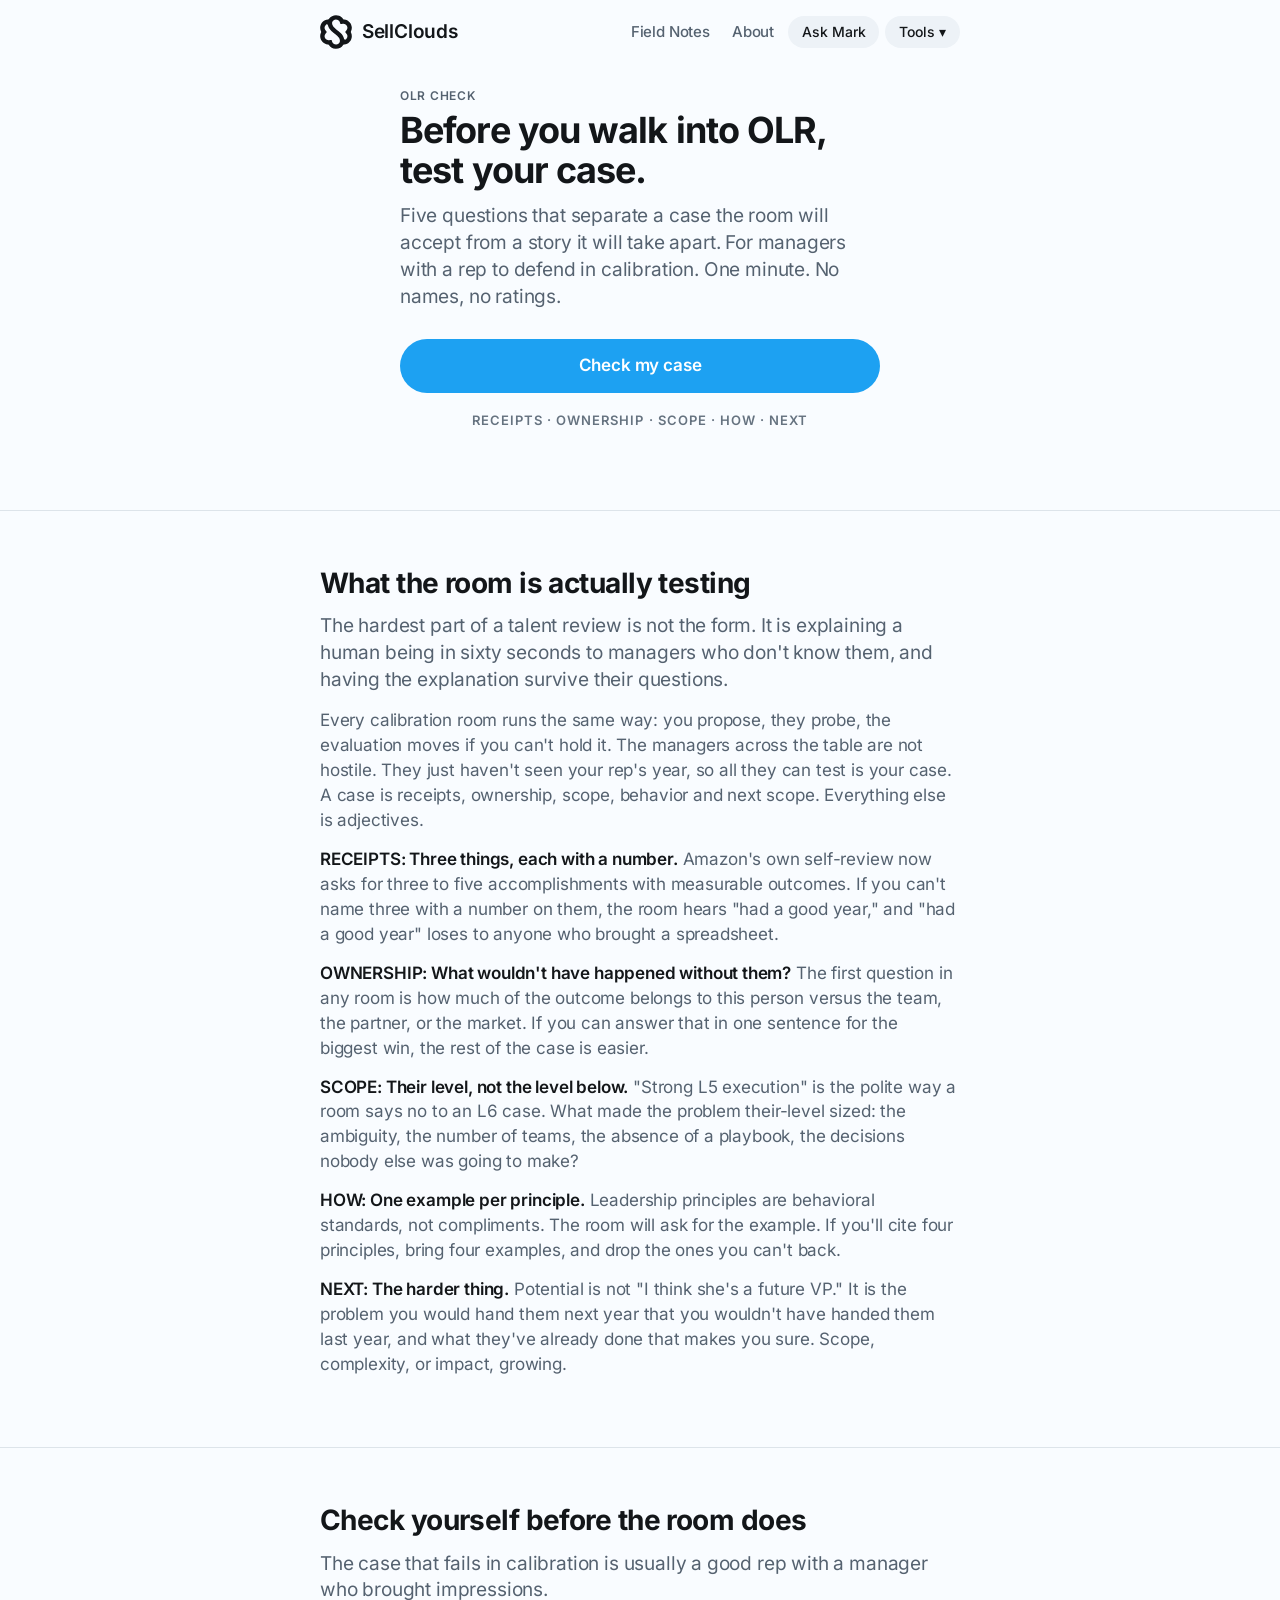
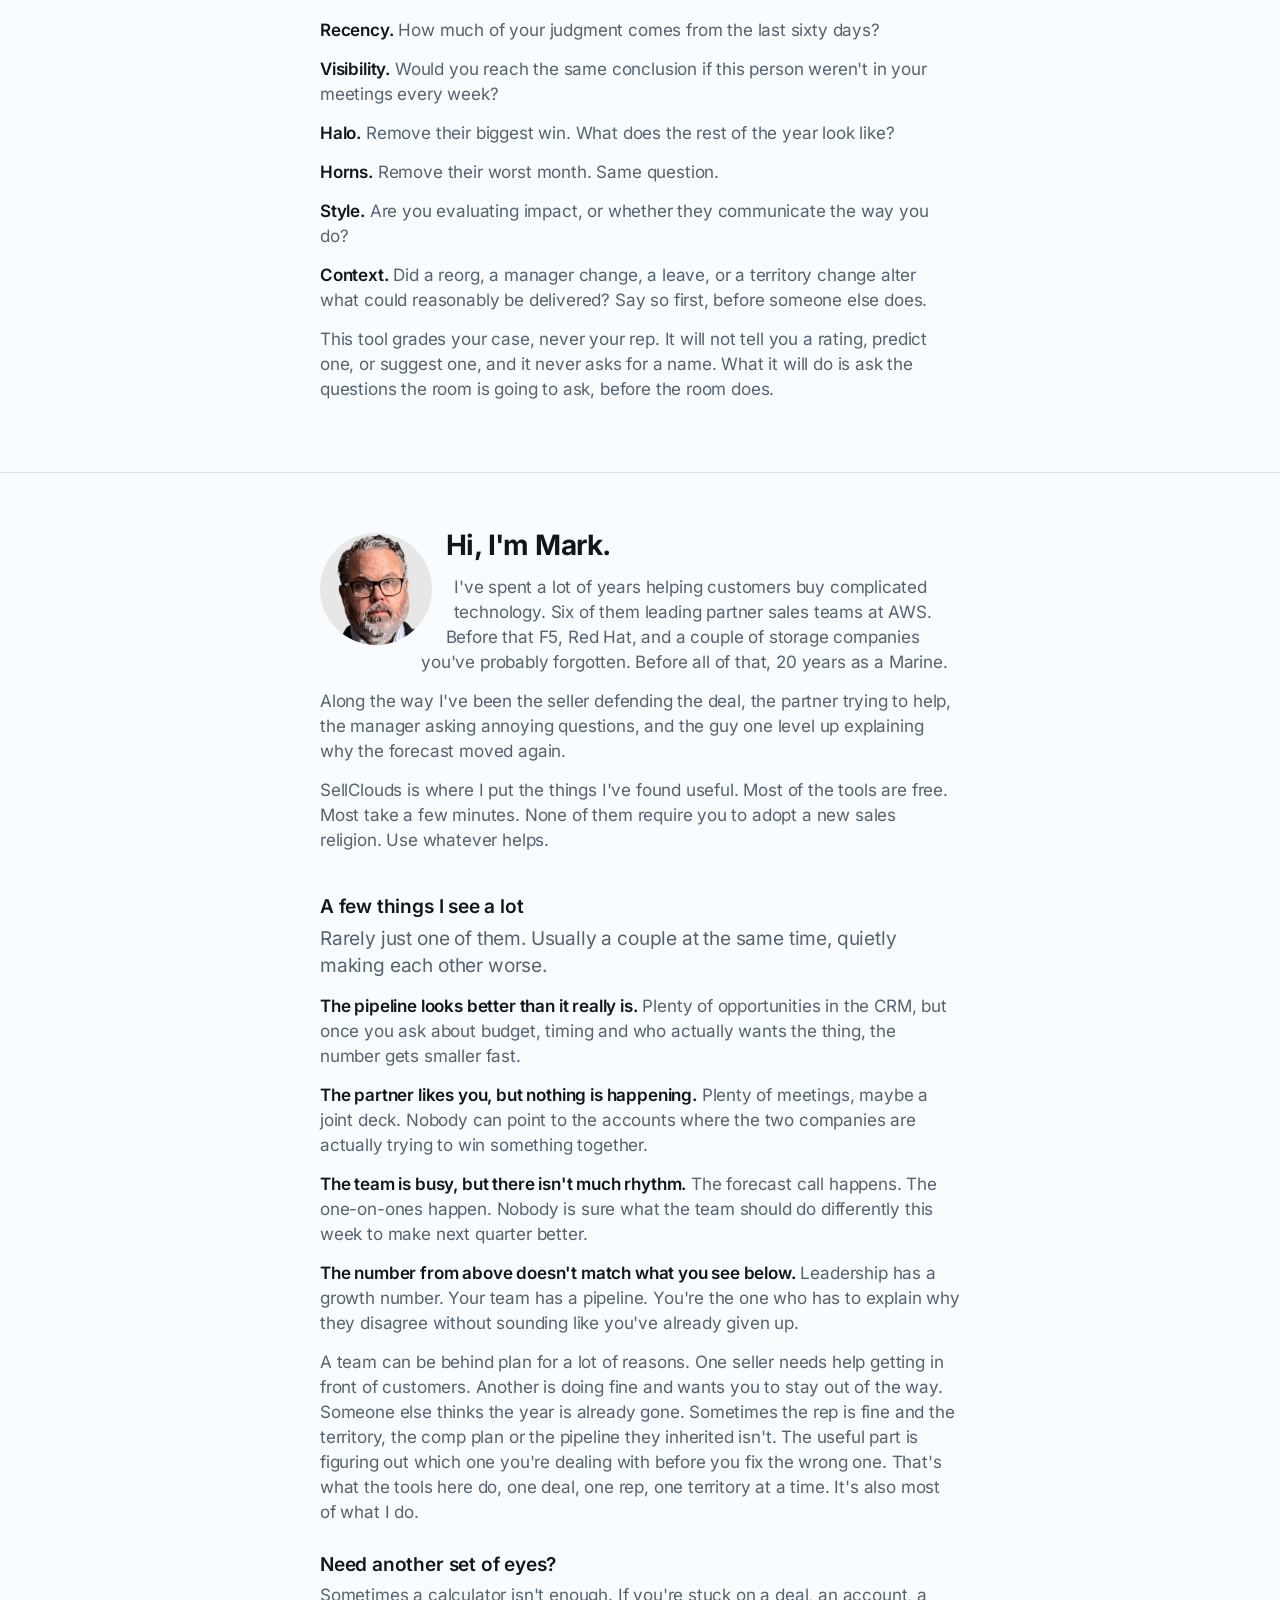
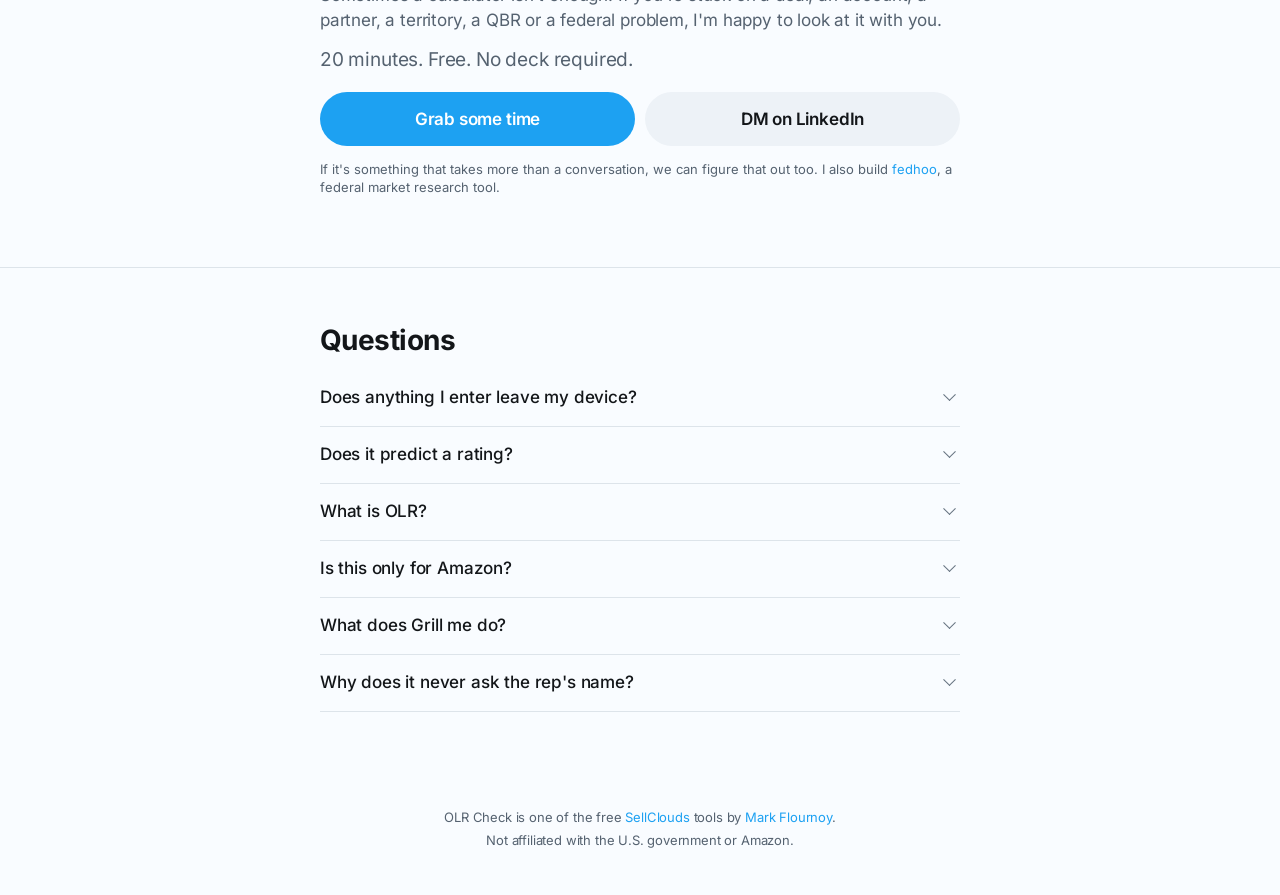
<file: olr/index.html>
<!DOCTYPE html>
<html lang="en">
<head>
<meta charset="utf-8">
<link rel="preload" href="/inter.woff2" as="font" type="font/woff2" crossorigin>
<meta name="viewport" content="width=device-width, initial-scale=1, viewport-fit=cover">
<title>OLR Prep: Will Your Case Survive Calibration? | OLR Check</title>
<meta name="description" content="Five questions that test the case you're making for a rep in OLR, then the room grills you. No names, no ratings, nothing stored.">
<link rel="canonical" href="https://sellclouds.com/olr/">
<meta name="robots" content="index,follow,max-snippet:-1,max-image-preview:large">
<link rel="icon" type="image/svg+xml" href="../favicon.svg">
<link rel="icon" type="image/png" sizes="64x64" href="../favicon.png">
<link rel="apple-touch-icon" href="../apple-touch-icon.png">
<meta property="og:type" content="website">
<meta property="og:url" content="https://sellclouds.com/olr/">
<meta property="og:title" content="OLR Check: Before you walk into OLR, test your case.">
<meta property="og:description" content="Before you walk into OLR, test your case. Five questions, then the room grills you. No names, no ratings.">
<meta property="og:site_name" content="SellClouds">
<meta property="og:image" content="https://sellclouds.com/card-olr.jpg">
<meta property="og:image:width" content="1200">
<meta property="og:image:height" content="630">
<meta property="og:image:alt" content="OLR Check: Before you walk into OLR, test your case.">
<meta name="twitter:card" content="summary_large_image">
<meta name="twitter:title" content="OLR Check: Before you walk into OLR, test your case.">
<meta name="twitter:description" content="Before you walk into OLR, test your case. Five questions, then the room grills you. No names, no ratings.">
<meta name="twitter:image" content="https://sellclouds.com/card-olr.jpg">
<meta name="twitter:image:alt" content="OLR Check: Before you walk into OLR, test your case.">
<meta name="color-scheme" content="light dark">
<meta name="theme-color" media="(prefers-color-scheme: light)" content="#F9FCFF">
<meta name="theme-color" media="(prefers-color-scheme: dark)" content="#101418">
<script type="application/ld+json">
{
  "@context": "https://schema.org",
  "@graph": [
    {
      "@type": "WebApplication",
      "name": "OLR Check",
      "url": "https://sellclouds.com/olr/",
      "applicationCategory": "BusinessApplication",
      "operatingSystem": "Any",
      "description": "Five questions that test the case you're making for a rep in OLR, then the room grills you. No names, no ratings, nothing stored.",
      "image": "https://sellclouds.com/card-olr.jpg",
      "offers": {
        "@type": "Offer",
        "price": "0",
        "priceCurrency": "USD"
      },
      "isPartOf": {
        "@type": "WebSite",
        "name": "SellClouds",
        "url": "https://sellclouds.com/"
      },
      "author": {
        "@id": "https://sellclouds.com/#about"
      }
    },
    {
      "@type": "FAQPage",
      "mainEntity": [
        {
          "@type": "Question",
          "name": "Does anything I enter leave my device?",
          "acceptedAnswer": {
            "@type": "Answer",
            "text": "No. The five answers are scored in your browser. No account, no CRM connection, no API call. The site counts page views with Google Analytics and never sends your answers. Nothing else leaves the page unless you choose to share a result."
          }
        },
        {
          "@type": "Question",
          "name": "Does it predict a rating?",
          "acceptedAnswer": {
            "@type": "Answer",
            "text": "No, and it never will. It grades the quality of your case: ready, not yet, a story, or no receipts. Your organization already has machinery for the rating. What it does not have is a rehearsal."
          }
        },
        {
          "@type": "Question",
          "name": "What is OLR?",
          "acceptedAnswer": {
            "@type": "Answer",
            "text": "Organization and Leadership Review: Amazon's annual talent review, where managers propose an evaluation for each of their people and then defend it in calibration with other managers, alongside promotion and development decisions. OLR Check is the rehearsal for the defending part."
          }
        },
        {
          "@type": "Question",
          "name": "Is this only for Amazon?",
          "acceptedAnswer": {
            "@type": "Answer",
            "text": "OLR is Amazon's name for it, and that is where most of the people who use these tools have sat. But every calibration room asks the same five things, whatever the company calls it. Read \"leadership principle\" as your organization's behavioral standard and the tool works the same."
          }
        },
        {
          "@type": "Question",
          "name": "What does Grill me do?",
          "acceptedAnswer": {
            "@type": "Answer",
            "text": "It plays the room. Three hard questions about your weakest answer, one at a time, and you say honestly whether you can answer each. If you cannot answer two of three about ownership, that case is not ready, and better to learn that here than across the table."
          }
        },
        {
          "@type": "Question",
          "name": "Why does it never ask the rep's name?",
          "acceptedAnswer": {
            "@type": "Answer",
            "text": "Because it does not need it, and because a tool that stores judgments about named people is a different kind of tool. Run it, fix the case, and nothing about it is written down anywhere."
          }
        }
      ]
    }
  ]
}
</script>
<link rel="stylesheet" href="../site.css">
<script src="../analytics.js" defer></script>
</head>
<body>

<div class="wrap">
  <header class="appbar">
    <a class="logo" href="/" aria-label="SellClouds, home"><picture><source srcset="../logo-dark.svg" media="(prefers-color-scheme: dark)"><img class="brandmark" src="../logo.svg" alt="" width="32" height="34"></picture> SellClouds</a>
    <nav class="topnav" aria-label="Site">
      <a class="toplink" href="/notes/">Field Notes</a>
      <a class="toplink" href="/#about">About</a>
      <a class="chip chip-ask" href="#ask">Ask Mark</a>
      <details class="menu"><summary><span class="chip">Tools ▾</span></summary><div class="menu-list"><div class="menu-group">For sellers</div><a href="/deal/">Deal Check<small>Before you put it in commit</small></a><a href="/territory/">Territory Check<small>Month one in a new patch</small></a><div class="menu-group">For managers</div><a href="/pipeline/">Pipeline Check<small>Quarterly, before the review</small></a><a href="/rep/">Rep Check<small>When a rep is worrying you</small></a><a href="/partner/">Partner Check<small>Before you renew the partnership</small></a><a href="/olr/" class="current">OLR Check<small>Review season</small></a><div class="menu-group">For anyone</div><a href="/brief/">Brief Check<small>Before a meeting where someone can say no</small></a><div class="menu-group">SellClouds</div><a href="/notes/">Field Notes<small>Short reads that deserve a second look</small></a><a href="/#about">About Mark<small>And how to reach him</small></a></div></details>
    </nav>
  </header>
  <div id="screen">
    <span class="overline tool-name">OLR Check</span>
    <h1>Before you walk into OLR, test your case.</h1>
    <p class="dek">Five questions that separate a case the room will accept from a story it will take apart. For managers with a rep to defend in calibration. One minute. No names, no ratings.</p>
    <button class="btn btn-primary btn-lg btn-full" id="prep" type="button">Check my case</button>
    <p class="pillars">Receipts · Ownership · Scope · How · Next</p></div>
</div>

<section class="band" id="room">
  <div class="band-inner">
    <h2>What the room is actually testing</h2>
    <p class="lede">The hardest part of a talent review is not the form. It is explaining a human being in sixty
      seconds to managers who don't know them, and having the explanation survive their questions.</p>
    <p>Every calibration room runs the same way: you propose, they probe, the evaluation moves if you can't hold it.
      The managers across the table are not hostile. They just haven't seen your rep's year, so all they can test is
      your case. A case is receipts, ownership, scope, behavior and next scope. Everything else is adjectives.</p>
    <p><strong>RECEIPTS: Three things, each with a number.</strong> Amazon's own self-review now asks for three to five
      accomplishments with measurable outcomes. If you can't name three with a number on them, the room hears "had a
      good year," and "had a good year" loses to anyone who brought a spreadsheet.</p>
    <p><strong>OWNERSHIP: What wouldn't have happened without them?</strong> The first question in any room is how much of
      the outcome belongs to this person versus the team, the partner, or the market. If you can answer that in one
      sentence for the biggest win, the rest of the case is easier.</p>
    <p><strong>SCOPE: Their level, not the level below.</strong> "Strong L5 execution" is the polite way a room says no to
      an L6 case. What made the problem their-level sized: the ambiguity, the number of teams, the absence of a
      playbook, the decisions nobody else was going to make?</p>
    <p><strong>HOW: One example per principle.</strong> Leadership principles are behavioral standards, not compliments.
      The room will ask for the example. If you'll cite four principles, bring four examples, and drop the ones you
      can't back.</p>
    <p><strong>NEXT: The harder thing.</strong> Potential is not "I think she's a future VP." It is the problem you would
      hand them next year that you wouldn't have handed them last year, and what they've already done that makes you
      sure. Scope, complexity, or impact, growing.</p>
  </div>
</section>

<section class="band" id="bias">
  <div class="band-inner">
    <h2>Check yourself before the room does</h2>
    <p class="lede">The case that fails in calibration is usually a good rep with a manager who brought impressions.</p>
    <p><strong>Recency.</strong> How much of your judgment comes from the last sixty days?</p>
    <p><strong>Visibility.</strong> Would you reach the same conclusion if this person weren't in your meetings every week?</p>
    <p><strong>Halo.</strong> Remove their biggest win. What does the rest of the year look like?</p>
    <p><strong>Horns.</strong> Remove their worst month. Same question.</p>
    <p><strong>Style.</strong> Are you evaluating impact, or whether they communicate the way you do?</p>
    <p><strong>Context.</strong> Did a reorg, a manager change, a leave, or a territory change alter what could reasonably
      be delivered? Say so first, before someone else does.</p>
    <p>This tool grades your case, never your rep. It will not tell you a rating, predict one, or suggest one, and it
      never asks for a name. What it will do is ask the questions the room is going to ask, before the room does.</p>
  </div>
</section>

<section class="band" id="about" aria-labelledby="about-h">
  <div class="band-inner">
    <div class="who">
      <img src="../mark.jpg" alt="Mark Flournoy" width="120" height="120" loading="lazy" decoding="async"
           onerror="this.remove();">
        <h2 id="about-h">Hi, I'm Mark.</h2>
        <p>I've spent a lot of years helping customers buy complicated technology. Six of them leading partner sales
          teams at AWS. Before that F5, Red Hat, and a couple of storage companies you've probably forgotten. Before
          all of that, 20 years as a Marine.</p>
        <p>Along the way I've been the seller defending the deal, the partner trying to help, the manager asking
          annoying questions, and the guy one level up explaining why the forecast moved again.</p>
        <p>SellClouds is where I put the things I've found useful. Most of the tools are free. Most take a few
          minutes. None of them require you to adopt a new sales religion. Use whatever helps.</p>
    </div>

    <h3>A few things I see a lot</h3>
    <p class="lede">Rarely just one of them. Usually a couple at the same time, quietly making each other worse.</p>
    <p><strong>The pipeline looks better than it really is.</strong> Plenty of opportunities in the CRM, but once
      you ask about budget, timing and who actually wants the thing, the number gets smaller fast.</p>
    <p><strong>The partner likes you, but nothing is happening.</strong> Plenty of meetings, maybe a joint deck.
      Nobody can point to the accounts where the two companies are actually trying to win something together.</p>
    <p><strong>The team is busy, but there isn't much rhythm.</strong> The forecast call happens. The one-on-ones
      happen. Nobody is sure what the team should do differently this week to make next quarter better.</p>
    <p><strong>The number from above doesn't match what you see below.</strong> Leadership has a growth number.
      Your team has a pipeline. You're the one who has to explain why they disagree without sounding like
      you've already given up.</p>
    <p>A team can be behind plan for a lot of reasons. One seller needs help getting in front of customers.
      Another is doing fine and wants you to stay out of the way. Someone else thinks the year is already
      gone. Sometimes the rep is fine and the territory, the comp plan or the pipeline they inherited isn't.
      The useful part is figuring out which one you're dealing with before you fix the wrong one. That's what
      the tools here do, one deal, one rep, one territory at a time. It's also most of what I do.</p>

    <h3 id="ask">Need another set of eyes?</h3>
    <p>Sometimes a calculator isn't enough. If you're stuck on a deal, an account, a partner, a territory, a QBR or
      a federal problem, I'm happy to look at it with you.</p>
    <p class="lede">20 minutes. Free. No deck required.</p>
    <div class="btn-row">
      <a class="btn btn-primary btn-lg" href="https://calendly.com/markflournoy/chat-with-mark?utm_source=sellclouds&amp;utm_medium=olr&amp;utm_content=ask" target="_blank" rel="noopener">Grab some time</a>
      <a class="btn btn-lg" href="https://www.linkedin.com/in/markflournoy/" target="_blank" rel="noopener">DM on LinkedIn</a>
    </div>
    <p class="fine" style="margin-top:14px;">If it's something that takes more than a conversation, we can figure that out
      too. I also build <a href="https://fedhoo.com" target="_blank" rel="noopener">fedhoo</a>, a federal market research tool.</p>
  </div>
</section>

<section class="band" id="faq" aria-labelledby="faq-h">
  <div class="band-inner">
    <h2 id="faq-h">Questions</h2>
    <details class="exp"><summary>Does anything I enter leave my device?</summary>
      <div class="body">No. The five answers are scored in your browser. No account, no CRM connection, no API call. The site counts page views with Google Analytics and never sends your answers. Nothing else leaves the page unless you choose to share a result.</div></details>
    <details class="exp"><summary>Does it predict a rating?</summary>
      <div class="body">No, and it never will. It grades the quality of your case: ready, not yet, a story, or no receipts. Your organization already has machinery for the rating. What it does not have is a rehearsal.</div></details>
    <details class="exp"><summary>What is OLR?</summary>
      <div class="body">Organization and Leadership Review: Amazon's annual talent review, where managers propose an evaluation for each of their people and then defend it in calibration with other managers, alongside promotion and development decisions. OLR Check is the rehearsal for the defending part.</div></details>
    <details class="exp"><summary>Is this only for Amazon?</summary>
      <div class="body">OLR is Amazon's name for it, and that is where most of the people who use these tools have sat. But every calibration room asks the same five things, whatever the company calls it. Read "leadership principle" as your organization's behavioral standard and the tool works the same.</div></details>
    <details class="exp"><summary>What does Grill me do?</summary>
      <div class="body">It plays the room. Three hard questions about your weakest answer, one at a time, and you say honestly whether you can answer each. If you cannot answer two of three about ownership, that case is not ready, and better to learn that here than across the table.</div></details>
    <details class="exp"><summary>Why does it never ask the rep's name?</summary>
      <div class="body">Because it does not need it, and because a tool that stores judgments about named people is a different kind of tool. Run it, fix the case, and nothing about it is written down anywhere.</div></details>
  </div>
</section>

<footer class="sitefoot">
  <p>OLR Check is one of the free <a href="/">SellClouds</a> tools by
    <a href="https://www.linkedin.com/in/markflournoy/" target="_blank" rel="noopener">Mark Flournoy</a>.</p>
  <p>Not affiliated with the U.S. government or Amazon.</p>
</footer>
<script src="../check.js"></script>
<script>
'use strict';
window.SC_BUILD = '2026-09-29.0900';
CheckTool({
  slug: 'olr', name: 'OLR Check', url: 'https://sellclouds.com/olr/',
  questions: [
    { k: 'receipts',  n: 'RECEIPTS',  q: 'Can you name three things they delivered this year, each with a number on it?' },
    { k: 'ownership', n: 'OWNERSHIP', q: "For the biggest one, can you say what wouldn't have happened without them?" },
    { k: 'scope',     n: 'SCOPE',     q: 'Can you explain why that was work at their level, not strong execution a level down?' },
    { k: 'how',       n: 'HOW',       q: "For every leadership principle you'll cite, do you have one specific example?" },
    { k: 'next',      n: 'NEXT',      q: "Can you name the harder thing you'd hand them next year, and why?" },
  ],
  weights: { receipts: 26, ownership: 22, scope: 20, how: 16, next: 16 },
  verdict(a, total) {
    if (total >= 75) return { label: 'Ready', cls: 'ready', attack: 'The room can test this. Let it.', sub: 'Bring the receipts in the order you would say them, and say the weakest one first.' };
    if (total >= 55) return { label: 'Not yet', cls: 'proof', attack: 'Your conclusion may be right. You have not documented enough to defend it.', sub: 'One more receipt on the weakest answer and this holds.' };
    if (total >= 35) return { label: 'A story', cls: 'prove', attack: "You're telling a story. The room wants receipts.", sub: 'Adjectives and impressions where outcomes, examples and artifacts should be.' };
    return { label: 'No receipts', cls: 'dont', attack: 'This will not survive the first question.', sub: "It may still be a good rep. It isn't a case yet." };
  },
  askedBy: 'The room will ask',
  grill: {
    receipts: 'What are the three, with the numbers?',
    ownership: 'How much of that outcome belongs to them versus the team around them?',
    scope: 'What specifically makes that their-level work rather than strong execution a level down?',
    how: 'Give me the example for that principle.',
    next: 'What would you give them next year that you would not have given them last year?',
  },
  grillSet: {
    receipts: ['You said they had a strong year. Which three things, and what were the numbers?', 'Remove the biggest win. What does the rest of the year look like?', 'Which of those three would still be true if the market had gone the other way?'],
    ownership: ['What happened that would not have happened without them?', 'Who else touched that outcome, and what did they contribute?', "If I asked the partner or the customer who drove it, whose name would they say?"],
    scope: ['What made this their-level work rather than strong execution one level down?', 'How many teams did they have to move without authority over any of them?', 'What decision did they make that nobody had made before?'],
    how: ['Give me the example for the first principle you are citing.', 'And the second one. Different example.', 'Which principle would you drop because you cannot back it, and why did it get in the draft?'],
    next: ['What harder problem have they already shown they can handle?', 'Where did they grow scope without being asked?', 'What feedback did they get this year, and what observable behavior changed?'],
  },
  grillBy: 'The room', grillLabel: 'Grill my case', fixLabel: 'Before the room',
  grillLines: { clean: 'Your case would survive.', one: 'Your case would mostly survive. One hole left.', bad: 'Your case would not survive.', cleanSub: 'Three questions from the room, three answers. Say the weakest receipt first.' },
  fix: {
    receipts: 'Write the three things down, each with its number, before you write anything else. If you cannot get to three, the case is the problem, not the rep.',
    ownership: 'For the biggest win, write one sentence starting "Without them, ...". If you cannot finish it, find the win where you can.',
    scope: 'Write what made the problem their-level sized: the teams, the ambiguity, the missing playbook, the decision nobody else would make.',
    how: 'Cut every principle you cannot attach an example to. A case with two backed principles beats one with six adjectives.',
    next: 'Name the harder assignment you would give them and the thing they already did that makes you sure. Potential is evidence, not a feeling.',
  },
  moves: {
    receipts: 'Write the three things, each with its number. If you cannot get to three, that is the finding.',
    ownership: 'Write one sentence beginning "Without them, ..." for the biggest win.',
    scope: 'Write what made it their-level work: teams moved, ambiguity, no playbook, the decision nobody else would make.',
    how: 'Cut every principle without an example. Keep the ones you can prove.',
    next: 'Name next year\'s harder assignment and the evidence that says they can carry it.',
  },
  noMove: 'Put the weakest receipt first when you present. The room respects a case that leads with its own soft spot.',
  handoff: (s) => s.total >= 75
    ? { overline: 'The case is ready. Is the year set up?', text: "Next year's case starts now. Is the rep in a patch that can produce one? Rep Check asks that first.", href: '/rep/', label: 'Check my rep' }
    : { overline: 'The fastest receipt', text: 'A deal you watched them run. Sit in their next customer meeting and run it through Deal Check together. That is evidence for both of you.', href: '/deal/', label: 'Check my deal' },
  mark: { title: (s) => 'Stuck on ' + s.weak.n.toLowerCase() + '?', body: "I'm Mark. I have written the case that got taken apart in the room and the one that held, and the difference was never the rep. Send me one line about the case. No names, no ratings." },
  dm: (s) => `Mark, ran a rep's OLR case through OLR Check. ${s.label[0] + s.label.slice(1).toLowerCase()}, ${s.provenText}, weakest is ${s.weak.n.toLowerCase()}. OLR is coming and I'm not sure it holds. Worth 20 minutes?`,
  dmGrill: (s, missed) => `Mark, ran a rep's OLR case through OLR Check and could not answer ${missed} of the room's 3 ${s.weak.n.toLowerCase()} questions. Verdict was ${s.label.toLowerCase()}. Want to tell me what you'd go fix first?`,
});
</script>
</body>
</html>
</file>
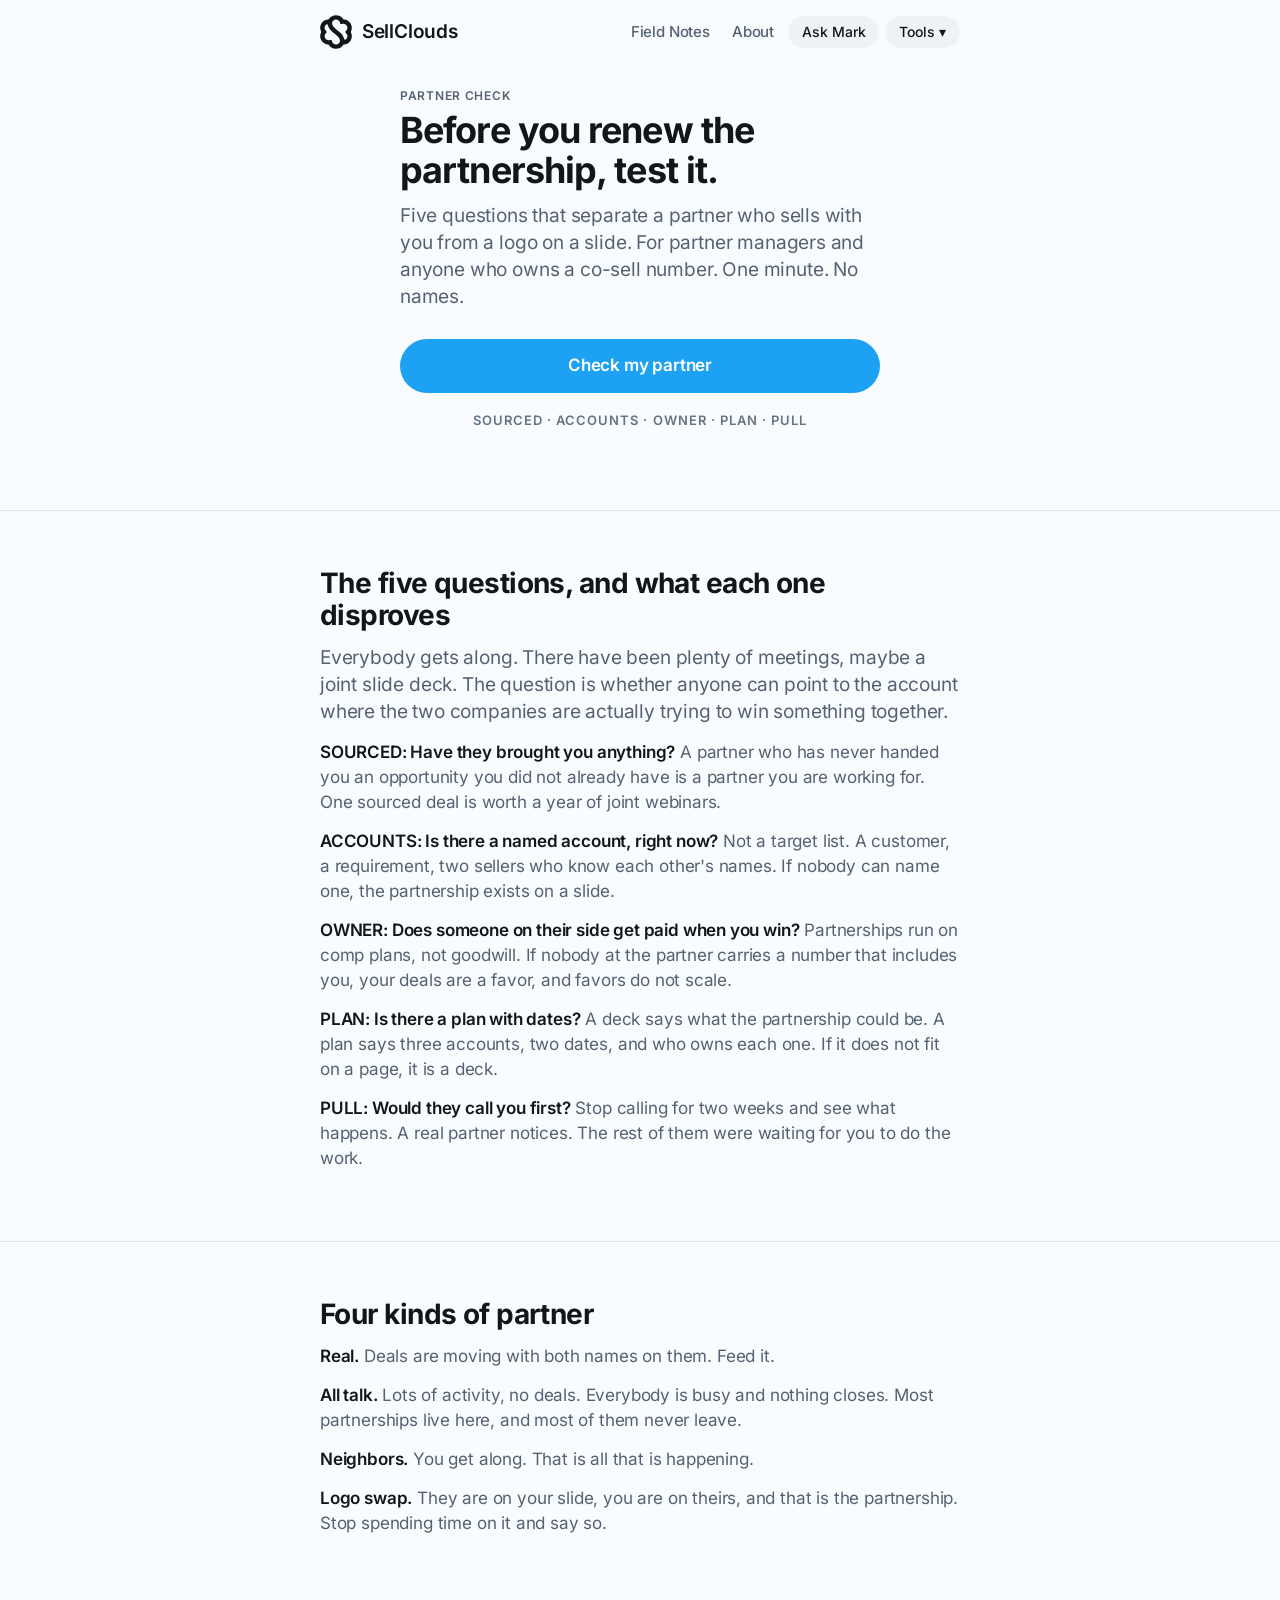
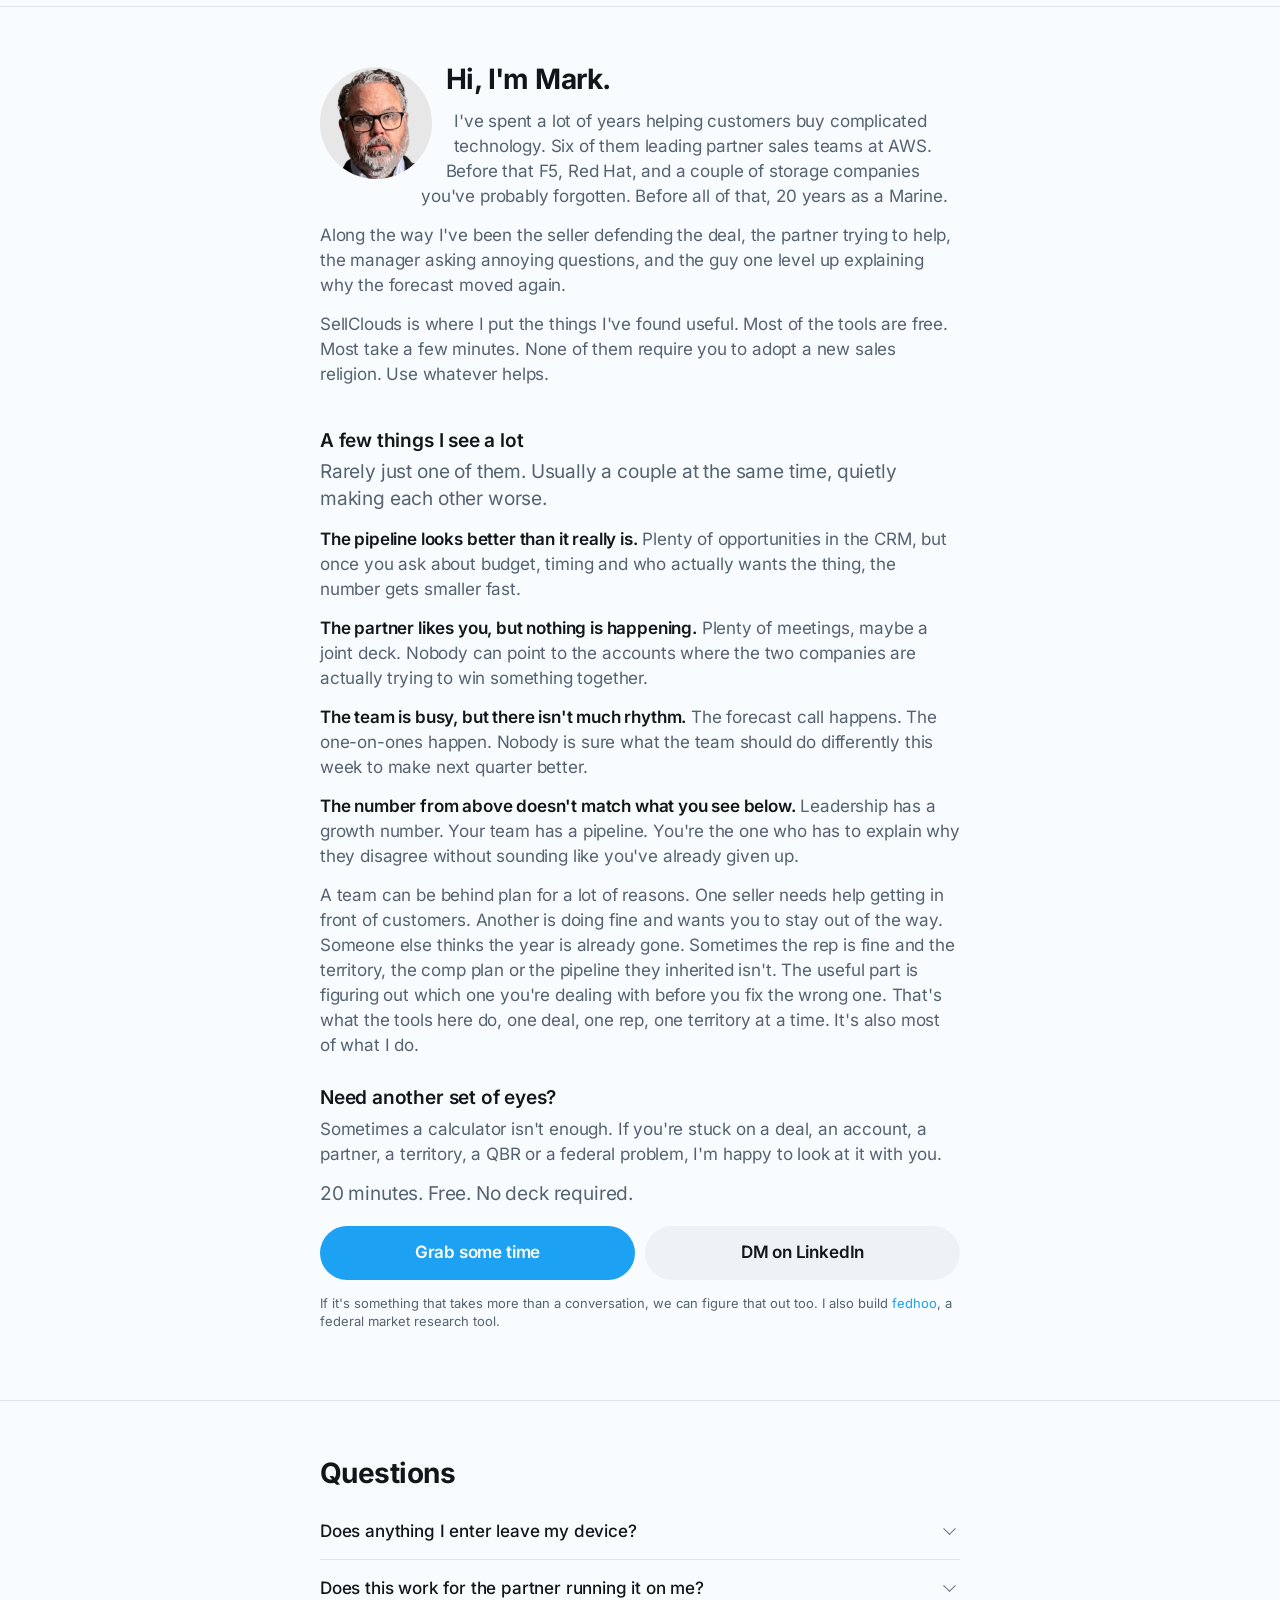
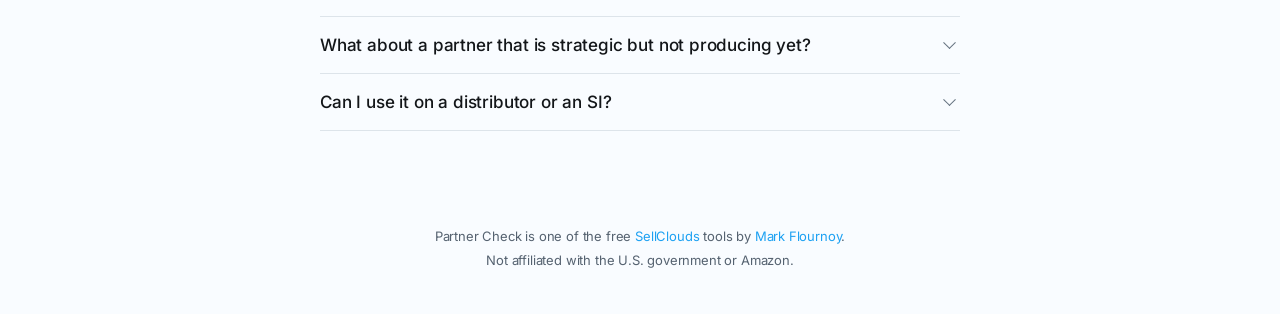
<file: partner/index.html>
<!DOCTYPE html>
<html lang="en">
<head>
<meta charset="utf-8">
<link rel="preload" href="/inter.woff2" as="font" type="font/woff2" crossorigin>
<meta name="viewport" content="width=device-width, initial-scale=1, viewport-fit=cover">
<title>Partner Check: Is This Partnership Real?</title>
<meta name="description" content="Five questions that separate a partner who sells with you from a logo on a slide. For partner managers. One minute, nothing stored.">
<link rel="canonical" href="https://sellclouds.com/partner/">
<meta name="robots" content="index,follow,max-snippet:-1,max-image-preview:large">
<link rel="icon" type="image/svg+xml" href="../favicon.svg">
<link rel="icon" type="image/png" sizes="64x64" href="../favicon.png">
<link rel="apple-touch-icon" href="../apple-touch-icon.png">
<meta property="og:type" content="website">
<meta property="og:url" content="https://sellclouds.com/partner/">
<meta property="og:title" content="Partner Check: Before you renew the partnership, test it.">
<meta property="og:description" content="Before you renew the partnership, test it. Five questions, one minute, no names.">
<meta property="og:site_name" content="SellClouds">
<meta property="og:image" content="https://sellclouds.com/card-partner.jpg">
<meta property="og:image:width" content="1200">
<meta property="og:image:height" content="630">
<meta property="og:image:alt" content="Partner Check: Before you renew the partnership, test it.">
<meta name="twitter:card" content="summary_large_image">
<meta name="twitter:title" content="Partner Check: Before you renew the partnership, test it.">
<meta name="twitter:description" content="Before you renew the partnership, test it. Five questions, one minute, no names.">
<meta name="twitter:image" content="https://sellclouds.com/card-partner.jpg">
<meta name="twitter:image:alt" content="Partner Check: Before you renew the partnership, test it.">
<meta name="color-scheme" content="light dark">
<meta name="theme-color" media="(prefers-color-scheme: light)" content="#F9FCFF">
<meta name="theme-color" media="(prefers-color-scheme: dark)" content="#101418">
<script type="application/ld+json">
{
  "@context": "https://schema.org",
  "@graph": [
    {
      "@type": "WebApplication",
      "name": "Partner Check",
      "url": "https://sellclouds.com/partner/",
      "applicationCategory": "BusinessApplication",
      "operatingSystem": "Any",
      "description": "Five questions that separate a partner who sells with you from a logo on a slide. For partner managers. One minute, nothing stored.",
      "image": "https://sellclouds.com/card-partner.jpg",
      "offers": {
        "@type": "Offer",
        "price": "0",
        "priceCurrency": "USD"
      },
      "isPartOf": {
        "@type": "WebSite",
        "name": "SellClouds",
        "url": "https://sellclouds.com/"
      },
      "author": {
        "@id": "https://sellclouds.com/#about"
      }
    },
    {
      "@type": "FAQPage",
      "mainEntity": [
        {
          "@type": "Question",
          "name": "Does anything I enter leave my device?",
          "acceptedAnswer": {
            "@type": "Answer",
            "text": "No. The five answers are scored in your browser. No account, no CRM connection, no API call. The site counts page views with Google Analytics and never sends your answers. Nothing else leaves the page unless you choose to share a result."
          }
        },
        {
          "@type": "Question",
          "name": "Does this work for the partner running it on me?",
          "acceptedAnswer": {
            "@type": "Answer",
            "text": "Yes, and that is the best use. Run it on each other, compare, and the gap between the two verdicts is the conversation you should have been having."
          }
        },
        {
          "@type": "Question",
          "name": "What about a partner that is strategic but not producing yet?",
          "acceptedAnswer": {
            "@type": "Answer",
            "text": "Then the answer to SOURCED and ACCOUNTS is no, and the tool will say so. Strategic is what people call a partnership before it has produced anything. The question is how long you are willing to say it."
          }
        },
        {
          "@type": "Question",
          "name": "Can I use it on a distributor or an SI?",
          "acceptedAnswer": {
            "@type": "Answer",
            "text": "Yes. The questions do not care which direction the paper flows. They care whether anyone on the other side is accountable for a deal with your name on it."
          }
        }
      ]
    }
  ]
}
</script>
<link rel="stylesheet" href="../site.css">
<script src="../analytics.js" defer></script>
</head>
<body>

<div class="wrap">
  <header class="appbar">
    <a class="logo" href="/" aria-label="SellClouds, home"><picture><source srcset="../logo-dark.svg" media="(prefers-color-scheme: dark)"><img class="brandmark" src="../logo.svg" alt="" width="32" height="34"></picture> SellClouds</a>
    <nav class="topnav" aria-label="Site">
      <a class="toplink" href="/notes/">Field Notes</a>
      <a class="toplink" href="/#about">About</a>
      <a class="chip chip-ask" href="#ask">Ask Mark</a>
      <details class="menu"><summary><span class="chip">Tools ▾</span></summary><div class="menu-list"><div class="menu-group">For sellers</div><a href="/deal/">Deal Check<small>Before you put it in commit</small></a><a href="/territory/">Territory Check<small>Month one in a new patch</small></a><div class="menu-group">For managers</div><a href="/pipeline/">Pipeline Check<small>Quarterly, before the review</small></a><a href="/rep/">Rep Check<small>When a rep is worrying you</small></a><a href="/partner/" class="current">Partner Check<small>Before you renew the partnership</small></a><a href="/olr/">OLR Check<small>Review season</small></a><div class="menu-group">For anyone</div><a href="/brief/">Brief Check<small>Before a meeting where someone can say no</small></a><div class="menu-group">SellClouds</div><a href="/notes/">Field Notes<small>Short reads that deserve a second look</small></a><a href="/#about">About Mark<small>And how to reach him</small></a></div></details>
    </nav>
  </header>
  <div id="screen">
    <span class="overline tool-name">Partner Check</span>
    <h1>Before you renew the partnership, test it.</h1>
    <p class="dek">Five questions that separate a partner who sells with you from a logo on a slide. For partner managers and anyone who owns a co-sell number. One minute. No names.</p>
    <button class="btn btn-primary btn-lg btn-full" id="prep" type="button">Check my partner</button>
    <p class="pillars">Sourced · Accounts · Owner · Plan · Pull</p></div>
</div>

<section class="band" id="how">
  <div class="band-inner">
    <h2>The five questions, and what each one disproves</h2>
    <p class="lede">Everybody gets along. There have been plenty of meetings, maybe a joint slide deck. The question
      is whether anyone can point to the account where the two companies are actually trying to win something together.</p>
    <p><strong>SOURCED: Have they brought you anything?</strong> A partner who has never handed you an opportunity
      you did not already have is a partner you are working for. One sourced deal is worth a year of joint webinars.</p>
    <p><strong>ACCOUNTS: Is there a named account, right now?</strong> Not a target list. A customer, a requirement,
      two sellers who know each other's names. If nobody can name one, the partnership exists on a slide.</p>
    <p><strong>OWNER: Does someone on their side get paid when you win?</strong> Partnerships run on comp plans, not
      goodwill. If nobody at the partner carries a number that includes you, your deals are a favor, and favors do
      not scale.</p>
    <p><strong>PLAN: Is there a plan with dates?</strong> A deck says what the partnership could be. A plan says three
      accounts, two dates, and who owns each one. If it does not fit on a page, it is a deck.</p>
    <p><strong>PULL: Would they call you first?</strong> Stop calling for two weeks and see what happens. A real
      partner notices. The rest of them were waiting for you to do the work.</p>
  </div>
</section>

<section class="band" id="verdicts">
  <div class="band-inner">
    <h2>Four kinds of partner</h2>
    <p><strong>Real.</strong> Deals are moving with both names on them. Feed it.</p>
    <p><strong>All talk.</strong> Lots of activity, no deals. Everybody is busy and nothing closes. Most
      partnerships live here, and most of them never leave.</p>
    <p><strong>Neighbors.</strong> You get along. That is all that is happening.</p>
    <p><strong>Logo swap.</strong> They are on your slide, you are on theirs, and that is the partnership. Stop
      spending time on it and say so.</p>
  </div>
</section>

<section class="band" id="about" aria-labelledby="about-h">
  <div class="band-inner">
    <div class="who">
      <img src="../mark.jpg" alt="Mark Flournoy" width="120" height="120" loading="lazy" decoding="async"
           onerror="this.remove();">
        <h2 id="about-h">Hi, I'm Mark.</h2>
        <p>I've spent a lot of years helping customers buy complicated technology. Six of them leading partner sales
          teams at AWS. Before that F5, Red Hat, and a couple of storage companies you've probably forgotten. Before
          all of that, 20 years as a Marine.</p>
        <p>Along the way I've been the seller defending the deal, the partner trying to help, the manager asking
          annoying questions, and the guy one level up explaining why the forecast moved again.</p>
        <p>SellClouds is where I put the things I've found useful. Most of the tools are free. Most take a few
          minutes. None of them require you to adopt a new sales religion. Use whatever helps.</p>
    </div>

    <h3>A few things I see a lot</h3>
    <p class="lede">Rarely just one of them. Usually a couple at the same time, quietly making each other worse.</p>
    <p><strong>The pipeline looks better than it really is.</strong> Plenty of opportunities in the CRM, but once
      you ask about budget, timing and who actually wants the thing, the number gets smaller fast.</p>
    <p><strong>The partner likes you, but nothing is happening.</strong> Plenty of meetings, maybe a joint deck.
      Nobody can point to the accounts where the two companies are actually trying to win something together.</p>
    <p><strong>The team is busy, but there isn't much rhythm.</strong> The forecast call happens. The one-on-ones
      happen. Nobody is sure what the team should do differently this week to make next quarter better.</p>
    <p><strong>The number from above doesn't match what you see below.</strong> Leadership has a growth number.
      Your team has a pipeline. You're the one who has to explain why they disagree without sounding like
      you've already given up.</p>
    <p>A team can be behind plan for a lot of reasons. One seller needs help getting in front of customers.
      Another is doing fine and wants you to stay out of the way. Someone else thinks the year is already
      gone. Sometimes the rep is fine and the territory, the comp plan or the pipeline they inherited isn't.
      The useful part is figuring out which one you're dealing with before you fix the wrong one. That's what
      the tools here do, one deal, one rep, one territory at a time. It's also most of what I do.</p>

    <h3 id="ask">Need another set of eyes?</h3>
    <p>Sometimes a calculator isn't enough. If you're stuck on a deal, an account, a partner, a territory, a QBR or
      a federal problem, I'm happy to look at it with you.</p>
    <p class="lede">20 minutes. Free. No deck required.</p>
    <div class="btn-row">
      <a class="btn btn-primary btn-lg" href="https://calendly.com/markflournoy/chat-with-mark?utm_source=sellclouds&amp;utm_medium=partner&amp;utm_content=ask" target="_blank" rel="noopener">Grab some time</a>
      <a class="btn btn-lg" href="https://www.linkedin.com/in/markflournoy/" target="_blank" rel="noopener">DM on LinkedIn</a>
    </div>
    <p class="fine" style="margin-top:14px;">If it's something that takes more than a conversation, we can figure that out
      too. I also build <a href="https://fedhoo.com" target="_blank" rel="noopener">fedhoo</a>, a federal market research tool.</p>
  </div>
</section>

<section class="band" id="faq" aria-labelledby="faq-h">
  <div class="band-inner">
    <h2 id="faq-h">Questions</h2>
    <details class="exp"><summary>Does anything I enter leave my device?</summary>
      <div class="body">No. The five answers are scored in your browser. No account, no CRM connection, no API call. The site counts page views with Google Analytics and never sends your answers. Nothing else leaves the page unless you choose to share a result.</div></details>
    <details class="exp"><summary>Does this work for the partner running it on me?</summary>
      <div class="body">Yes, and that is the best use. Run it on each other, compare, and the gap between the two verdicts is the conversation you should have been having.</div></details>
    <details class="exp"><summary>What about a partner that is strategic but not producing yet?</summary>
      <div class="body">Then the answer to SOURCED and ACCOUNTS is no, and the tool will say so. Strategic is what people call a partnership before it has produced anything. The question is how long you are willing to say it.</div></details>
    <details class="exp"><summary>Can I use it on a distributor or an SI?</summary>
      <div class="body">Yes. The questions do not care which direction the paper flows. They care whether anyone on the other side is accountable for a deal with your name on it.</div></details>
  </div>
</section>

<footer class="sitefoot">
  <p>Partner Check is one of the free <a href="/">SellClouds</a> tools by
    <a href="https://www.linkedin.com/in/markflournoy/" target="_blank" rel="noopener">Mark Flournoy</a>.</p>
  <p>Not affiliated with the U.S. government or Amazon.</p>
</footer>
<script src="../check.js"></script>
<script>
'use strict';
window.SC_BUILD = '2026-09-29.0900';
CheckTool({
  slug: 'partner', name: 'Partner Check', url: 'https://sellclouds.com/partner/',
  questions: [
    { k: 'sourced',  n: 'SOURCED',  q: "Have they brought you an opportunity you didn't find yourself?" },
    { k: 'accounts', n: 'ACCOUNTS', q: 'Is there a named account both sides are working right now?' },
    { k: 'owner',    n: 'OWNER',    q: 'Does someone on their side carry a number that includes you?' },
    { k: 'plan',     n: 'PLAN',     q: 'Is there a co-sell plan with dates on it, not a deck?' },
    { k: 'pull',     n: 'PULL',     q: 'Would they call you if you stopped calling them?' },
  ],
  weights: { sourced: 24, owner: 22, accounts: 20, pull: 18, plan: 16 },
  verdict(a, total) {
    if (total >= 75) return { label: 'Real', cls: 'ready', attack: 'This one is real. Feed it.', sub: 'Protect the time you spend here from the partners below.' };
    if (total >= 55) return { label: 'All talk', cls: 'proof', attack: 'Lots of activity. No deals.', sub: 'Everybody is busy. Nothing closes. Most partnerships live here forever.' };
    if (total >= 35) return { label: 'Neighbors', cls: 'prove', attack: "You get along. That's all that's happening.", sub: 'Pick one account and one date, or stop pretending this is a partnership.' };
    return { label: 'Logo swap', cls: 'dont', attack: "They're on your slide. You're on theirs.", sub: 'That is the whole partnership. Say so, and put the time somewhere that produces.' };
  },
  askedBy: 'Your boss will ask',
  grill: {
    sourced: "What have they brought us that we didn't find ourselves?",
    accounts: "Name one account where we're both working the same deal.",
    owner: 'Who on their side gets paid when we win?',
    plan: "What's on the co-sell plan that has a date on it?",
    pull: 'When did they last call you first?',
  },
  moves: {
    sourced: 'Ask them for one opportunity this month. Their answer is the diagnosis.',
    accounts: 'Pick three accounts, get both sellers on one call, agree who does what by when.',
    owner: 'Find out whose comp plan includes you. If the answer is nobody, that is the problem.',
    plan: 'Replace the deck with one page: three accounts, two dates, one owner each.',
    pull: 'Stop calling for two weeks. See what happens.',
  },
  noMove: 'Keep doing what you are doing, and write down why it works before someone changes it.',
  handoff: (s) => s.total >= 55
    ? { overline: 'Is there a deal inside this partnership?', text: 'Run it through Deal Check. A real partner deal survives the same five questions any deal does.', href: '/deal/', label: 'Check my deal' }
    : { overline: 'How much of your number is leaning on them?', text: 'If this partner is in your coverage math, the math is wrong. Pipeline Check shows you by how much.', href: '/pipeline/', label: 'Check my pipeline' },
  mark: { title: (s) => 'Stuck on ' + s.weak.n.toLowerCase() + '?', body: "I'm Mark. I ran partner sales at AWS for six years and sat on the other side of the table before that. I have seen every version of the partnership that looks great in the QBR and produces nothing. Send me one line. No partner names." },
  dm: (s) => `Mark, ran a partner through Partner Check. ${s.label[0] + s.label.slice(1).toLowerCase()}, ${s.provenText}, weakest is ${s.weak.n.toLowerCase()}. Not sure what to do with it. Worth 20 minutes?`,
});
</script>
</body>
</html>
</file>
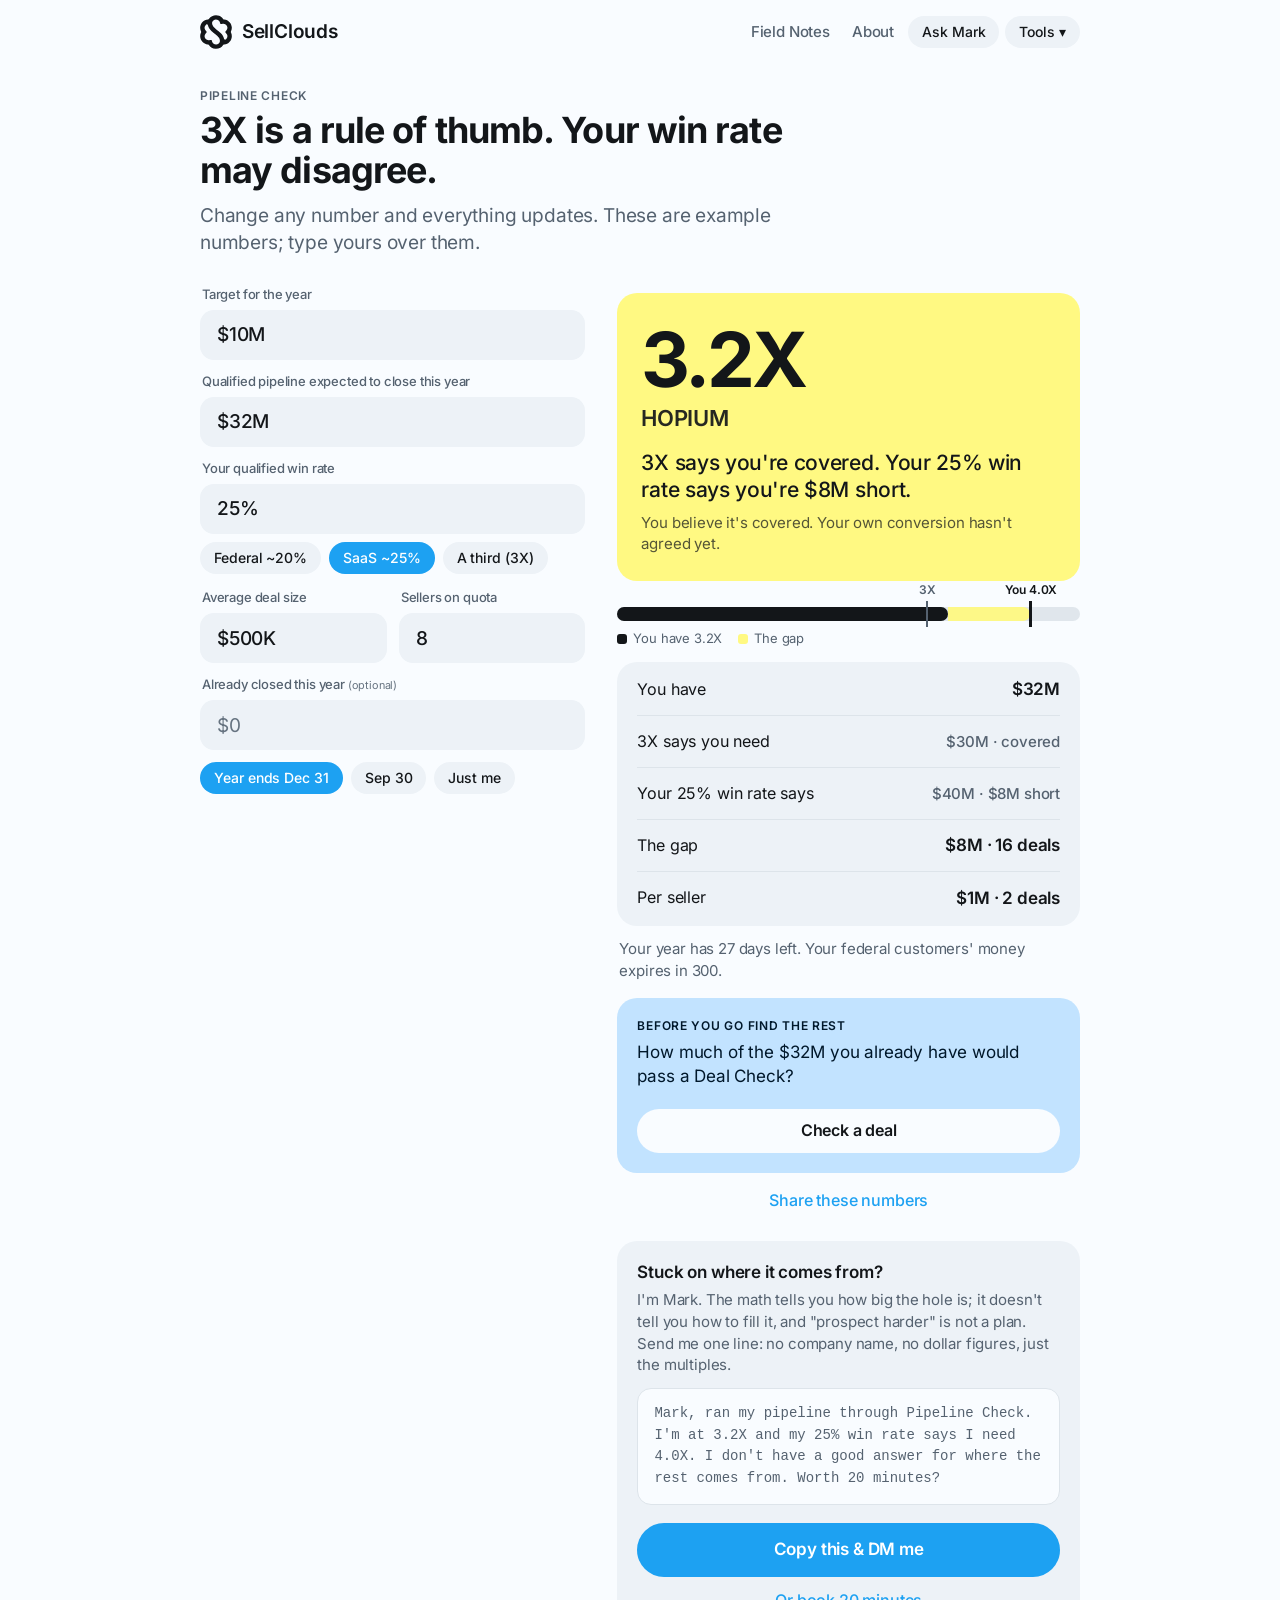
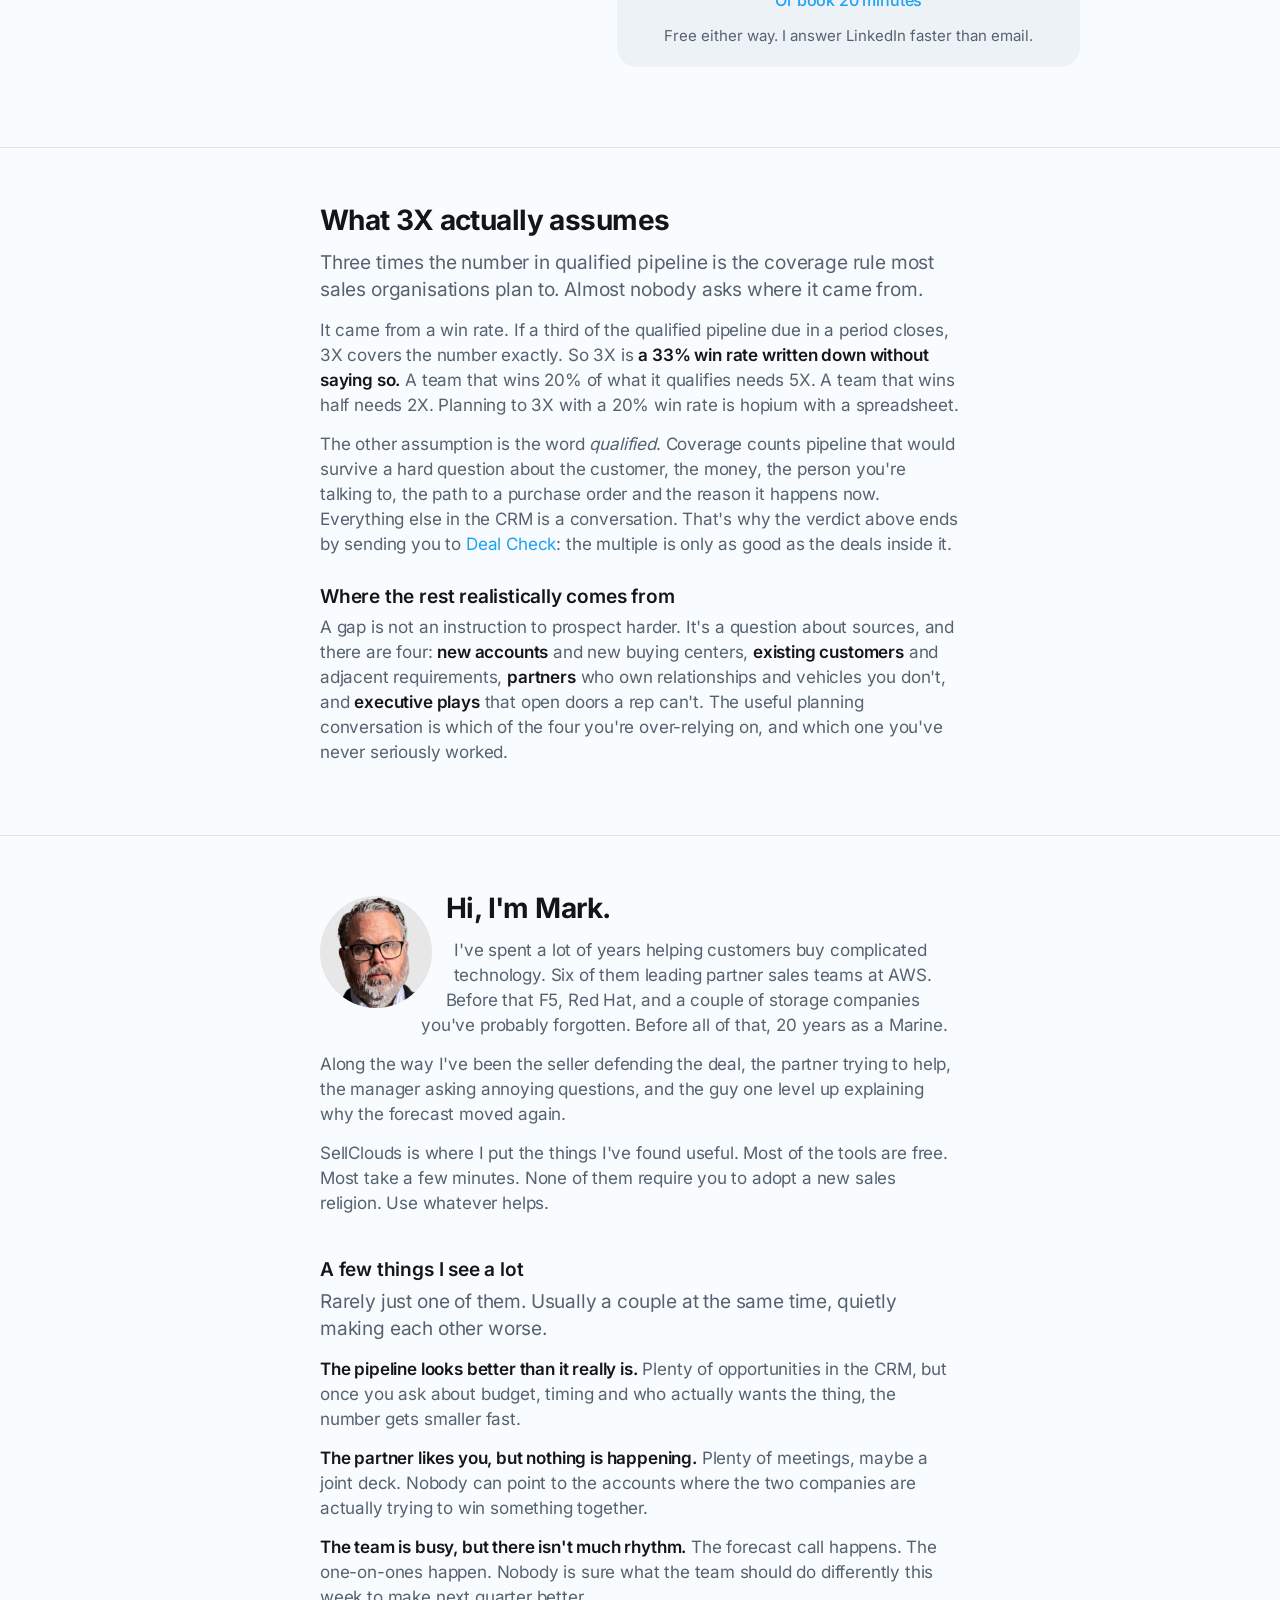
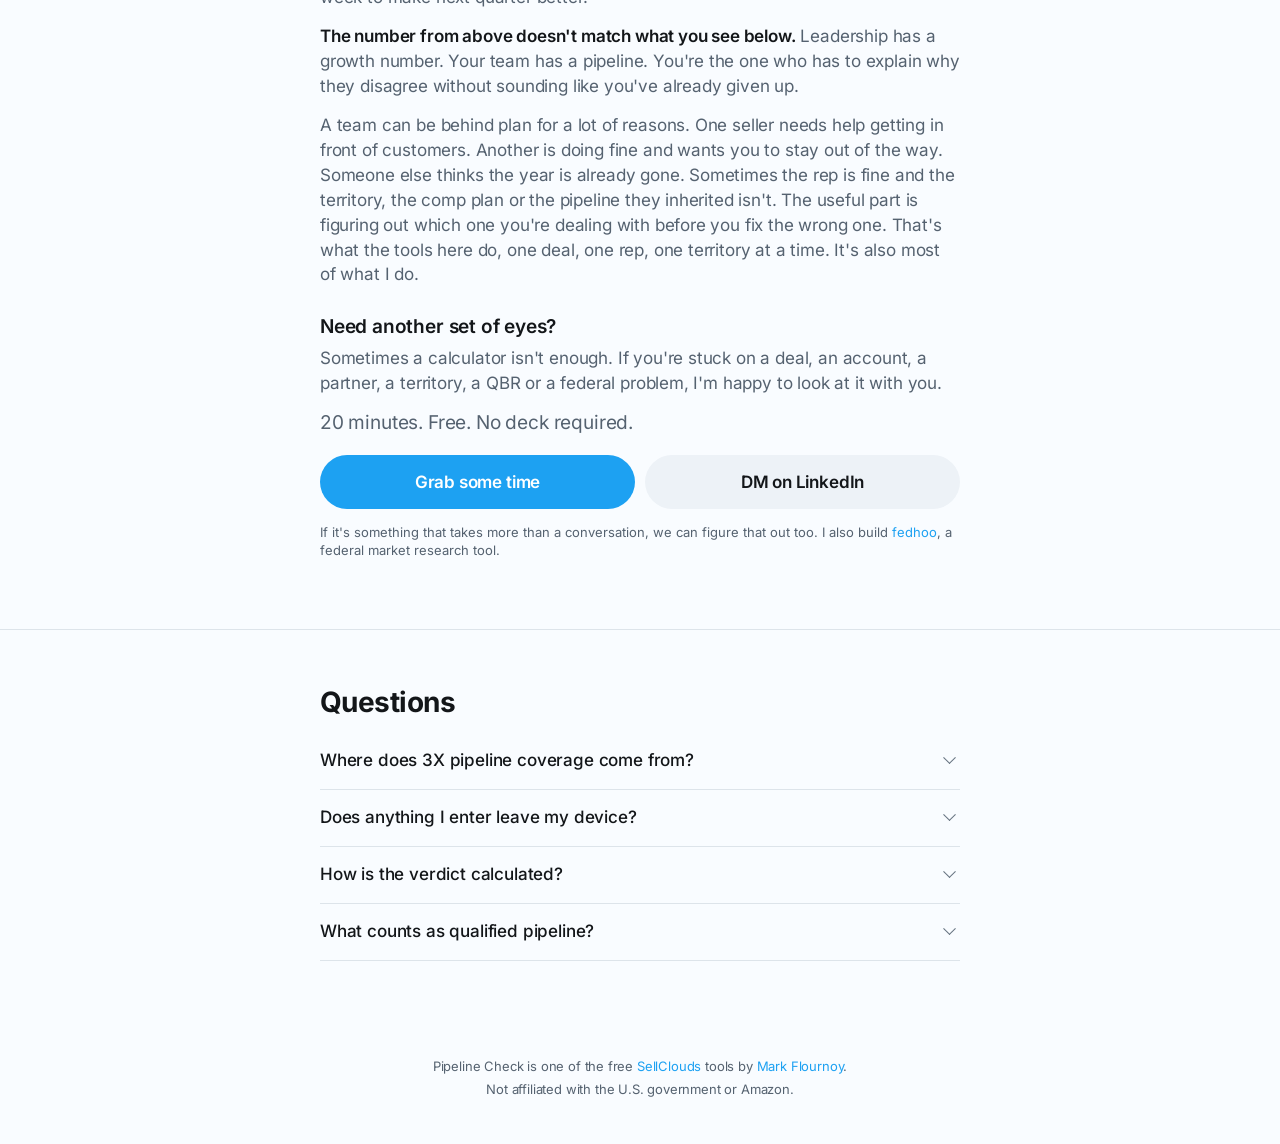
<file: pipeline/index.html>
<!DOCTYPE html>
<html lang="en">
<head>
<meta charset="utf-8">
<link rel="preload" href="/inter.woff2" as="font" type="font/woff2" crossorigin>
<meta name="viewport" content="width=device-width, initial-scale=1, viewport-fit=cover">
<title>Pipeline Coverage Calculator | Pipeline Check</title>
<meta name="description" content="Free pipeline coverage calculator. 3X is a rule of thumb; your win rate says what you actually need. No login, nothing stored.">
<link rel="canonical" href="https://sellclouds.com/pipeline/">
<meta name="robots" content="index,follow,max-snippet:-1,max-image-preview:large">
<link rel="icon" type="image/svg+xml" href="../favicon.svg">
<link rel="icon" type="image/png" sizes="64x64" href="../favicon.png">
<link rel="apple-touch-icon" href="../apple-touch-icon.png">
<meta property="og:type" content="website">
<meta property="og:url" content="https://sellclouds.com/pipeline/">
<meta property="og:title" content="Pipeline Check: 3X is a rule of thumb. Your win rate may disagree.">
<meta property="og:description" content="Coverage against your target and your own win rate, not a benchmark. One minute, nothing stored.">
<meta property="og:site_name" content="SellClouds">
<meta property="og:image" content="https://sellclouds.com/card-pipeline.jpg">
<meta property="og:image:width" content="1200">
<meta property="og:image:height" content="630">
<meta property="og:image:alt" content="Pipeline Check: 3X is a rule of thumb. Your win rate may disagree. Target, coverage, win rate.">
<meta name="twitter:card" content="summary_large_image">
<meta name="twitter:title" content="Pipeline Check: 3X is a rule of thumb. Your win rate may disagree.">
<meta name="twitter:description" content="Coverage against your target and your own win rate, not a benchmark.">
<meta name="twitter:image" content="https://sellclouds.com/card-pipeline.jpg">
<meta name="twitter:image:alt" content="Pipeline Check: 3X is a rule of thumb. Your win rate may disagree.">
<meta name="color-scheme" content="light dark">
<meta name="theme-color" media="(prefers-color-scheme: light)" content="#F9FCFF">
<meta name="theme-color" media="(prefers-color-scheme: dark)" content="#101418">
<script type="application/ld+json">
{
  "@context": "https://schema.org",
  "@graph": [
    {
      "@type": "WebApplication",
      "name": "Pipeline Check",
      "url": "https://sellclouds.com/pipeline/",
      "applicationCategory": "BusinessApplication",
      "operatingSystem": "Any",
      "description": "Pipeline coverage against a revenue target and the user's own win rate. Runs entirely in the browser; no account, nothing stored.",
      "image": "https://sellclouds.com/card-pipeline.jpg",
      "offers": {
        "@type": "Offer",
        "price": "0",
        "priceCurrency": "USD"
      },
      "isPartOf": {
        "@type": "WebSite",
        "name": "Deal Check",
        "url": "https://sellclouds.com/"
      },
      "author": {
        "@id": "https://sellclouds.com/#about"
      }
    },
    {
      "@type": "FAQPage",
      "mainEntity": [
        {
          "@type": "Question",
          "name": "Where does 3X pipeline coverage come from?",
          "acceptedAnswer": {
            "@type": "Answer",
            "text": "3X assumes you close about a third of the qualified pipeline that is due in the period. It is a win rate in disguise. If your qualified win rate is 20%, you need 5X. If it is 50%, you need 2X. The benchmark is only right for teams that happen to win a third of what they qualify."
          }
        },
        {
          "@type": "Question",
          "name": "Does anything I enter leave my device?",
          "acceptedAnswer": {
            "@type": "Answer",
            "text": "No. The arithmetic runs in your browser. No account, no CRM connection, no API call. The site counts page views with Google Analytics and never sends your numbers, and never the part of the link where a shared result lives. If you press Share, your inputs go into the link so you can send it to somebody, and that is the only time."
          }
        },
        {
          "@type": "Question",
          "name": "How is the verdict calculated?",
          "acceptedAnswer": {
            "@type": "Answer",
            "text": "Required pipeline is the number still to find ÷ your qualified win rate, or × 3 if you leave win rate blank. The verdict is your pipeline as a share of that: covered at 100% or more, hopium from 75%, at risk from 50%, short below. Opportunities are the gap ÷ your average deal size, rounded up."
          }
        },
        {
          "@type": "Question",
          "name": "What counts as qualified pipeline?",
          "acceptedAnswer": {
            "@type": "Answer",
            "text": "Pipeline you expect to close in the period and can defend: the customer has said they want it, the money has a name, you have reached someone who can act, you know how they buy, and something forces action now. That is what Deal Check tests one deal at a time."
          }
        }
      ]
    }
  ]
}
</script>
<link rel="stylesheet" href="../site.css">
<script src="../analytics.js" defer></script>
</head>
<body>

<div class="wrap wide">
  <header class="appbar">
    <a class="logo" href="/" aria-label="SellClouds, home"><picture><source srcset="../logo-dark.svg" media="(prefers-color-scheme: dark)"><img class="brandmark" src="../logo.svg" alt="" width="32" height="34"></picture> SellClouds</a>
    <nav class="topnav" aria-label="Site">
      <a class="toplink" href="/notes/">Field Notes</a>
      <a class="toplink" href="/#about">About</a>
      <a class="chip chip-ask" href="#ask">Ask Mark</a>
      <details class="menu"><summary><span class="chip">Tools ▾</span></summary><div class="menu-list"><div class="menu-group">For sellers</div><a href="/deal/">Deal Check<small>Before you put it in commit</small></a><a href="/territory/">Territory Check<small>Month one in a new patch</small></a><div class="menu-group">For managers</div><a href="/pipeline/" class="current">Pipeline Check<small>Quarterly, before the review</small></a><a href="/rep/">Rep Check<small>When a rep is worrying you</small></a><a href="/partner/">Partner Check<small>Before you renew the partnership</small></a><a href="/olr/">OLR Check<small>Review season</small></a><div class="menu-group">For anyone</div><a href="/brief/">Brief Check<small>Before a meeting where someone can say no</small></a><div class="menu-group">SellClouds</div><a href="/notes/">Field Notes<small>Short reads that deserve a second look</small></a><a href="/#about">About Mark<small>And how to reach him</small></a></div></details>
    </nav>
  </header>
  <div id="screen" class="calc-screen">
    <span class="overline tool-name">Pipeline Check</span>
    <h1>3X is a rule of thumb. Your win rate may disagree.</h1>
    <p class="dek">Change any number and everything updates. <span id="exnote">These are example numbers; type yours over them.</span></p>

    <div class="calc">
      <form class="calc-in" id="f" autocomplete="off" novalidate>
        <label class="tf"><span class="tf-label">Target for the year</span>
          <input id="goal" type="text" inputmode="decimal" value="$10M"></label>
        <label class="tf"><span class="tf-label">Qualified pipeline expected to close this year</span>
          <input id="pipe" type="text" inputmode="decimal" value="$32M"></label>
        <label class="tf"><span class="tf-label">Your qualified win rate</span>
          <input id="win" type="text" inputmode="decimal" value="25%"></label>
        <div class="chips" style="margin:-4px 0 14px;" aria-label="Win rate presets">
          <button class="chip" data-win="20" type="button">Federal ~20%</button>
          <button class="chip" data-win="25" type="button">SaaS ~25%</button>
          <button class="chip" data-win="33" type="button">A third (3X)</button>
        </div>
        <div class="tf-grid">
          <label class="tf"><span class="tf-label">Average deal size</span>
            <input id="size" type="text" inputmode="decimal" value="$500K"></label>
          <label class="tf"><span class="tf-label">Sellers on quota</span>
            <input id="reps" type="text" inputmode="numeric" value="8"></label>
        </div>
        <label class="tf"><span class="tf-label">Already closed this year <small>(optional)</small></span>
          <input id="closed" type="text" inputmode="decimal" placeholder="$0"></label>
        <div class="chips" style="margin-top:0;" aria-label="Year end">
          <button class="chip on" data-ye="cy" type="button">Year ends Dec 31</button>
          <button class="chip" data-ye="fy" type="button">Sep 30</button>
          <button class="chip" id="justMe" type="button">Just me</button>
        </div>
      </form>

      <div class="calc-out" id="out" aria-live="polite"></div>
    </div>
  </div>
</div>

<div class="sumbar" id="sumbar" hidden aria-hidden="true"></div>

<section class="band" id="threex" aria-labelledby="threex-h">
  <div class="band-inner">
    <h2 id="threex-h">What 3X actually assumes</h2>
    <p class="lede">Three times the number in qualified pipeline is the coverage rule most sales
      organisations plan to. Almost nobody asks where it came from.</p>
    <p>It came from a win rate. If a third of the qualified pipeline due in a period closes, 3X covers the
      number exactly. So 3X is <strong>a 33% win rate written down without saying
      so.</strong> A team that wins 20% of what it qualifies needs 5X. A team that wins half needs 2X. Planning
      to 3X with a 20% win rate is hopium with a spreadsheet.</p>
    <p>The other assumption is the word <em>qualified</em>. Coverage counts pipeline that would survive a
      hard question about the customer, the money, the person you're talking to, the path to a purchase
      order and the reason it happens now. Everything else in the CRM is a conversation. That's why the
      verdict above ends by sending you to <a href="/deal/">Deal Check</a>: the multiple is only as good as
      the deals inside it.</p>
    <h3>Where the rest realistically comes from</h3>
    <p>A gap is not an instruction to prospect harder. It's a question about sources, and there are four:
      <strong>new accounts</strong> and new buying centers, <strong>existing customers</strong> and adjacent
      requirements, <strong>partners</strong> who own relationships and vehicles you don't, and
      <strong>executive plays</strong> that open doors a rep can't. The useful planning conversation is which
      of the four you're over-relying on, and which one you've never seriously worked.</p>
  </div>
</section>

<section class="band" id="about" aria-labelledby="about-h">
  <div class="band-inner">
    <div class="who">
      <img src="../mark.jpg" alt="Mark Flournoy" width="120" height="120" loading="lazy" decoding="async"
           onerror="this.remove();">
        <h2 id="about-h">Hi, I'm Mark.</h2>
        <p>I've spent a lot of years helping customers buy complicated technology. Six of them leading partner sales
          teams at AWS. Before that F5, Red Hat, and a couple of storage companies you've probably forgotten. Before
          all of that, 20 years as a Marine.</p>
        <p>Along the way I've been the seller defending the deal, the partner trying to help, the manager asking
          annoying questions, and the guy one level up explaining why the forecast moved again.</p>
        <p>SellClouds is where I put the things I've found useful. Most of the tools are free. Most take a few
          minutes. None of them require you to adopt a new sales religion. Use whatever helps.</p>
    </div>

    <h3>A few things I see a lot</h3>
    <p class="lede">Rarely just one of them. Usually a couple at the same time, quietly making each other worse.</p>
    <p><strong>The pipeline looks better than it really is.</strong> Plenty of opportunities in the CRM, but once
      you ask about budget, timing and who actually wants the thing, the number gets smaller fast.</p>
    <p><strong>The partner likes you, but nothing is happening.</strong> Plenty of meetings, maybe a joint deck.
      Nobody can point to the accounts where the two companies are actually trying to win something together.</p>
    <p><strong>The team is busy, but there isn't much rhythm.</strong> The forecast call happens. The one-on-ones
      happen. Nobody is sure what the team should do differently this week to make next quarter better.</p>
    <p><strong>The number from above doesn't match what you see below.</strong> Leadership has a growth number.
      Your team has a pipeline. You're the one who has to explain why they disagree without sounding like
      you've already given up.</p>
    <p>A team can be behind plan for a lot of reasons. One seller needs help getting in front of customers.
      Another is doing fine and wants you to stay out of the way. Someone else thinks the year is already
      gone. Sometimes the rep is fine and the territory, the comp plan or the pipeline they inherited isn't.
      The useful part is figuring out which one you're dealing with before you fix the wrong one. That's what
      the tools here do, one deal, one rep, one territory at a time. It's also most of what I do.</p>

    <h3 id="ask">Need another set of eyes?</h3>
    <p>Sometimes a calculator isn't enough. If you're stuck on a deal, an account, a partner, a territory, a QBR or
      a federal problem, I'm happy to look at it with you.</p>
    <p class="lede">20 minutes. Free. No deck required.</p>
    <div class="btn-row">
      <a class="btn btn-primary btn-lg" href="https://calendly.com/markflournoy/chat-with-mark?utm_source=sellclouds&amp;utm_medium=pipeline&amp;utm_content=ask" target="_blank" rel="noopener">Grab some time</a>
      <a class="btn btn-lg" href="https://www.linkedin.com/in/markflournoy/" target="_blank" rel="noopener">DM on LinkedIn</a>
    </div>
    <p class="fine" style="margin-top:14px;">If it's something that takes more than a conversation, we can figure that out
      too. I also build <a href="https://fedhoo.com" target="_blank" rel="noopener">fedhoo</a>, a federal market research tool.</p>
  </div>
</section>

<section class="band" id="faq" aria-labelledby="faq-h">
  <div class="band-inner">
    <h2 id="faq-h">Questions</h2>
    <details class="exp"><summary>Where does 3X pipeline coverage come from?</summary>
      <div class="body">3X assumes you close about a third of the qualified pipeline that is due in the period.
        It is a win rate in disguise. If your qualified win rate is 20%, you need 5X. If it is 50%, you need
        2X. The benchmark is only right for teams that happen to win a third of what they qualify.</div></details>
    <details class="exp"><summary>Does anything I enter leave my device?</summary>
      <div class="body">No. The arithmetic runs in your browser. No account, no CRM connection, no API call.
        The site counts page views with Google Analytics and never sends your numbers, and never the part of
        the link where a shared result lives. If you press Share, your inputs go into the link so you can
        send it to somebody, and that is the only time.</div></details>
    <details class="exp"><summary>How is the verdict calculated?</summary>
      <div class="body">Required pipeline is the number still to find ÷ your qualified win rate, or × 3 if you
        leave win rate blank. The verdict is your pipeline as a share of that: covered at 100% or more, hopium
        from 75%, at risk from 50%, short below. Opportunities are the gap ÷ your average
        deal size, rounded up.</div></details>
    <details class="exp"><summary>What counts as qualified pipeline?</summary>
      <div class="body">Pipeline you expect to close in the period and can defend: the customer has said they
        want it, the money has a name, you have reached someone who can act, you know how they buy, and
        something forces action now. That is what <a href="/deal/">Deal Check</a> tests one deal at a time.</div></details>
  </div>
</section>

<footer class="sitefoot">
  <p>Pipeline Check is one of the free <a href="/">SellClouds</a> tools by
    <a href="https://www.linkedin.com/in/markflournoy/" target="_blank" rel="noopener">Mark Flournoy</a>.</p>
  <p>Not affiliated with the U.S. government or Amazon.</p>
</footer>
<script>
'use strict';
window.SC_BUILD = '2026-10-03.0900';
const track = (n) => { if (typeof window.scTrack === 'function') window.scTrack(n); else (window.scTrackQ = window.scTrackQ || []).push(n); };
const esc = (s) => String(s == null ? '' : s).replace(/&/g,'&amp;').replace(/</g,'&lt;').replace(/>/g,'&gt;');
const $ = (id) => document.getElementById(id);
const TARGET = 3;

/* ── parsing and formatting ── */
function parseMoney(raw) {
  if (!raw) return 0;
  let s = String(raw).toLowerCase().replace(/[\s,$_]/g, ''), mult = 1;
  if (/b$/.test(s)) { mult = 1e9; s = s.slice(0, -1); }
  else if (/m$/.test(s)) { mult = 1e6; s = s.slice(0, -1); }
  else if (/k$/.test(s)) { mult = 1e3; s = s.slice(0, -1); }
  const n = parseFloat(s);
  return (!isFinite(n) || n < 0) ? 0 : n * mult;
}
function parseRate(raw) {
  let n = parseFloat(String(raw || '').replace(/[^0-9.]/g, ''));
  if (!isFinite(n) || n <= 0) return 0;
  if (n > 1) n = n / 100;
  return (n > 0 && n < 1) ? n : 0;
}
const parseCount = (raw) => { const n = parseInt(String(raw || '').replace(/[^0-9]/g, ''), 10); return (!isFinite(n) || n <= 0) ? 0 : n; };
function money(n) {
  if (!isFinite(n) || n <= 0) return '$0';
  if (n >= 1e9) return '$' + (n / 1e9).toFixed(2).replace(/\.?0+$/, '') + 'B';
  if (n >= 1e6) return '$' + (n / 1e6).toFixed(1).replace(/\.0$/, '') + 'M';
  if (n >= 1e3) return '$' + Math.round(n / 1e3) + 'K';
  return '$' + Math.round(n);
}
const X = (n) => n.toFixed(1) + 'X';
const pct = (r) => Math.round(r * 100) + '%';

/* ── calendar: months fill themselves ── */
function calendar(yearEnd) {
  const now = new Date(), y = now.getFullYear();
  let start, end;
  if (yearEnd === 'fy') {
    const e = new Date(y, 8, 30, 23, 59, 59);
    end = now <= e ? e : new Date(y + 1, 8, 30, 23, 59, 59);
    start = new Date(end.getFullYear() - 1, 9, 1);
  } else { start = new Date(y, 0, 1); end = new Date(y, 11, 31, 23, 59, 59); }
  const monthsIn = Math.max(0.1, Math.round((now - start) / (end - start) * 120) / 10);
  const daysLeft = Math.max(0, Math.ceil((end - now) / 864e5));
  const fedEnd = now <= new Date(y, 8, 30, 23, 59, 59) ? new Date(y, 8, 30, 23, 59, 59) : new Date(y + 1, 8, 30, 23, 59, 59);
  return { monthsIn, monthsLeft: Math.max(0.1, Math.round((12 - monthsIn) * 10) / 10), daysLeft, fedDays: Math.max(0, Math.ceil((fedEnd - now) / 864e5)) };
}

/* ── the model ── */
let yearEnd = 'cy';
function read() {
  return { goal: parseMoney($('goal').value), pipe: parseMoney($('pipe').value), win: parseRate($('win').value),
           size: parseMoney($('size').value), reps: parseCount($('reps').value), closed: parseMoney($('closed').value), yearEnd };
}
function compute(i) {
  if (i.goal <= 0 || i.pipe <= 0) return null;
  const cal = calendar(i.yearEnd);
  const closed = Math.min(i.closed, i.goal);
  const base = i.goal - closed;
  if (base <= 0) return { done: true, closed, goal: i.goal };
  const cov = i.pipe / base;
  const req3 = base * TARGET, gap3 = Math.max(0, req3 - i.pipe);
  let covNeed = i.win > 0 ? 1 / i.win : TARGET;
  if (Math.abs(covNeed - TARGET) < .05) covNeed = TARGET;   // a third is 3X, exactly
  const need = base * covNeed, gap = Math.max(0, need - i.pipe);
  const ratio = i.pipe / need;
  const deals = (i.size > 0 && gap > 0) ? Math.ceil(gap / i.size) : 0;
  const perRep = (i.reps > 0 && gap > 0) ? gap / i.reps : 0;
  const runNow = closed > 0 ? closed / cal.monthsIn : 0, runNeed = base / cal.monthsLeft;
  const pace = runNow > 0 ? runNeed / runNow : 0;
  const tier = ratio >= 1 ? ['COVERED', 'ready'] : ratio >= .75 ? ['HOPIUM', 'proof'] : ratio >= .5 ? ['AT RISK', 'prove'] : ['SHORT', 'dont'];
  const threeOK = cov >= TARGET;
  // The light bulb: what 3X says versus what the win rate says, in one sentence.
  let flip;
  if (!i.win) flip = threeOK ? 'Covered at 3X. Add your win rate to find out if 3X is your number.' : `At 3X you're ${money(gap3)} short. Add your win rate to see the real number.`;
  else if (Math.abs(covNeed - TARGET) < .05) flip = `Your ${pct(i.win)} win rate is the 3X assumption. ${threeOK ? 'Covered.' : money(gap) + ' short.'}`;
  else if (threeOK && ratio < 1) flip = `3X says you're covered. Your ${pct(i.win)} win rate says you're ${money(gap)} short.`;
  else if (!threeOK && ratio >= 1) flip = `3X says you're ${money(gap3)} short. Your ${pct(i.win)} win rate says you're covered.`;
  else if (ratio < 1) flip = `3X says ${money(gap3)} short. Your ${pct(i.win)} win rate says ${money(gap)}.`;
  else flip = `Covered either way: at 3X and at your ${pct(i.win)} win rate.`;
  const SUB = {
    COVERED: 'Coverage only counts if the deals are real. Check a few before you commit it.',
    HOPIUM: "You believe it's covered. Your own conversion hasn't agreed yet.",
    'AT RISK': "Half the pipeline you need isn't there. Where does it come from?",
    'SHORT': `Don't forecast this yet. That's a creation problem, not a closing problem.`,
  };
  return Object.assign({}, i, { cal, closed, base, cov, req3, gap3, covNeed, need, gap, ratio, deals, perRep, pace, threeOK, flip, label: tier[0], cls: tier[1], sub: SUB[tier[0]] });
}

/* ── the coverage bar: pipeline, the 3X line and your line on one scale ── */
function bar(s) {
  const top = Math.max(s.cov, s.covNeed, TARGET) * 1.12;
  const at = (v) => Math.min(100, v / top * 100).toFixed(2) + '%';
  const needLine = s.win && Math.abs(s.covNeed - TARGET) >= .05;
  return `
    <div class="cbar" role="img" aria-label="You have ${X(s.cov)}. 3X is the rule of thumb.${s.win ? ' Your win rate says ' + X(s.covNeed) + '.' : ''}">
      <div class="cbar-track">
        ${s.cov < s.covNeed ? `<div class="cbar-gap verdict-${s.cls}" style="left:${at(s.cov)};width:calc(${at(s.covNeed)} - ${at(s.cov)})"></div>` : ''}
        <div class="cbar-fill" style="width:${at(s.cov)}"></div>
        <div class="cbar-mark" style="left:${at(TARGET)}"><span>3X</span></div>
        ${needLine ? `<div class="cbar-mark you" style="left:${at(s.covNeed)}"><span>You ${X(s.covNeed)}</span></div>` : ''}
      </div>
      <div class="cbar-legend"><span><i class="k-fill"></i>You have ${X(s.cov)}</span>${s.cov < s.covNeed ? `<span><i class="k-gap verdict-${s.cls}"></i>The gap</span>` : ''}</div>
    </div>`;
}

/* ── sharing ── */
function encodeInputs() {
  const p = new URLSearchParams(), i = read();
  if (i.goal) p.set('t', Math.round(i.goal)); if (i.pipe) p.set('p', Math.round(i.pipe)); if (i.win) p.set('w', Math.round(i.win * 100));
  if (i.size) p.set('s', Math.round(i.size)); if (i.reps) p.set('n', i.reps); if (i.closed) p.set('c', Math.round(i.closed)); p.set('y', yearEnd);
  return p.toString();
}
function readHash() {
  const h = (location.hash || '').replace(/^#/, '');
  if (!/^t=/.test(h)) return false;
  const p = new URLSearchParams(h);
  const set = (id, v, fmt) => { $(id).value = v ? fmt(v) : ''; };
  set('goal', parseMoney(p.get('t')), money); set('pipe', parseMoney(p.get('p')), money);
  set('win', parseRate(p.get('w')), pct); set('size', parseMoney(p.get('s')), money);
  set('reps', parseCount(p.get('n')), String); set('closed', parseMoney(p.get('c')), money);
  yearEnd = p.get('y') === 'fy' ? 'fy' : 'cy';
  return true;
}
const shareLink = () => (location.origin && location.origin !== 'null' ? location.origin + location.pathname : 'https://sellclouds.com/pipeline/') + '#' + encodeInputs();
function shareBlock(s) {
  return `Pipeline Check ${X(s.cov)} · ${s.label}\n${s.flip}\n`
       + (s.deals ? `${s.deals} deals${s.perRep ? ' · ' + money(s.perRep) + ' per seller' : ''}\n` : '') + shareLink();
}
// The DM and the booking note carry multiples, never dollars.
function dmText(s) {
  return `Mark, ran my pipeline through Pipeline Check. I'm at ${X(s.cov)}${s.win ? ` and my ${pct(s.win)} win rate says I need ${X(s.covNeed)}` : ''}. I don't have a good answer for where the rest comes from. Worth 20 minutes?`;
}
const bookNote = (s) => `Pipeline Check: ${X(s.cov)} coverage, ${s.label.toLowerCase()}, needs ${X(s.covNeed)}${s.win ? ' at ' + pct(s.win) : ' at 3X'}${s.pace ? ', ' + s.pace.toFixed(1) + 'x current pace' : ''}.`;
function copyText(text) {
  try {
    const ta = document.createElement('textarea');
    ta.value = text; ta.setAttribute('readonly', ''); ta.style.cssText = 'position:fixed;top:0;left:0;opacity:0;font-size:16px;';
    document.body.appendChild(ta);
    if (/iP(hone|ad|od)/.test(navigator.userAgent)) {
      ta.contentEditable = 'true'; ta.readOnly = false;
      const r = document.createRange(); r.selectNodeContents(ta);
      const sel = window.getSelection(); sel.removeAllRanges(); sel.addRange(r); ta.setSelectionRange(0, text.length);
    } else { ta.select(); }
    const ok = document.execCommand('copy'); document.body.removeChild(ta);
    if (ok) return Promise.resolve();
  } catch (e) {}
  if (navigator.clipboard && navigator.clipboard.writeText) return navigator.clipboard.writeText(text);
  return Promise.reject(new Error('no clipboard'));
}
function shareOut(btn, block, title) {
  const lines = block.split('\n'), url = lines[lines.length - 1], text = lines.slice(0, -1).join('\n').trim();
  const touch = window.matchMedia && matchMedia('(pointer: coarse)').matches;
  const copy = () => copyText(block).then(() => { btn.textContent = 'Copied ✓'; }).catch(() => { btn.textContent = "Couldn't copy"; });
  if (navigator.share && touch) navigator.share({ title, text, url }).then(() => { btn.textContent = 'Shared ✓'; }).catch((e) => { if (!e || e.name !== 'AbortError') copy(); });
  else copy();
}
document.addEventListener('click', (e) => { document.querySelectorAll('details.menu[open]').forEach(d => { if (!d.contains(e.target)) d.open = false; }); });
document.addEventListener('keydown', (e) => { if (e.key === 'Escape') document.querySelectorAll('details.menu[open]').forEach(d => { d.open = false; d.querySelector('summary').focus(); }); });

/* ── render ── */
let shared = false, touched = false;
function render() {
  const s = compute(read());
  const out = $('out');
  document.querySelectorAll('[data-win]').forEach(b => b.classList.toggle('on', s && s.win && Math.round(s.win * 100) === +b.dataset.win));
  document.querySelectorAll('[data-ye]').forEach(b => b.classList.toggle('on', b.dataset.ye === yearEnd));
  $('justMe').classList.toggle('on', parseCount($('reps').value) === 1);
  if (!s) { out.innerHTML = `<div class="empty">Put in your target and the pipeline you expect to close against it.</div>`; sumbar(null); return; }
  if (s.done) { out.innerHTML = `<div class="verdict verdict-ready"><div class="verdict-word">Made it</div><div class="verdict-attack">You've closed ${money(s.closed)} against ${money(s.goal)}. Go protect next year.</div></div>`; sumbar(null); return; }
  const cal = s.cal;
  const clock = yearEnd === 'fy' ? `Your year ends in ${cal.daysLeft} days.` : `Your year has ${cal.daysLeft} days left. Your federal customers' money expires in ${cal.fedDays}.`;
  const paceLine = s.pace ? (s.pace <= 1.15 ? " You're roughly on pace." : ` You need ${s.pace.toFixed(1)}× your current monthly rate${s.pace > 3 ? '. Nobody does that by trying harder.' : '.'}`) : '';
  out.innerHTML = `
    ${shared ? `<div class="banner">Someone sent you these numbers. Change any of them to run your own.</div>` : ''}
    <div class="verdict verdict-${s.cls}" id="verdict">
      <div class="verdict-number">${X(s.cov)}</div>
      <div class="verdict-label">${s.label}</div>
      <div class="verdict-attack">${esc(s.flip)}</div>
      <div class="verdict-sub">${esc(s.sub)}</div>
    </div>
    ${bar(s)}
    <div class="list" aria-label="The numbers">
      <div class="list-item"><span class="headline">You have</span><span class="trailing strong">${money(s.pipe)}</span></div>
      <div class="list-item"><span class="headline">3X says you need</span><span class="trailing">${money(s.req3)}${s.gap3 ? ' · ' + money(s.gap3) + ' short' : ' · covered'}</span></div>
      ${s.win ? `<div class="list-item"><span class="headline">Your ${pct(s.win)} win rate says</span><span class="trailing">${money(s.need)}${s.gap ? ' · ' + money(s.gap) + ' short' : ' · covered'}</span></div>` : ''}
      <div class="list-item"><span class="headline">The gap</span><span class="trailing strong${s.gap ? ' v-no' : ''}">${s.gap ? money(s.gap) + (s.deals ? ' · ' + s.deals + ' deals' : '') : 'None'}</span></div>
      ${s.perRep ? `<div class="list-item"><span class="headline">${s.reps === 1 ? 'For you' : 'Per seller'}</span><span class="trailing strong">${money(s.perRep)}${s.deals && s.reps > 1 ? ' · ' + Math.ceil(s.deals / s.reps) + ' deals' : ''}</span></div>` : ''}
    </div>
    <p class="clock">${esc(clock + paceLine)}</p>
    ${s.ratio < .5 ? `<div class="card card-accent">
      <span class="overline">Before you go find ${money(s.gap)}</span>
      <p class="lede">A gap this size is a creation problem. Can the territory even produce it?</p>
      <a class="btn btn-tonal btn-full" href="/territory/" style="margin-top:14px;">Check my territory</a>
    </div>` : `<div class="card card-accent">
      <span class="overline">${s.ratio >= 1 ? 'Now the uncomfortable part' : 'Before you go find the rest'}</span>
      <p class="lede">How much of the ${money(s.pipe)} you already have would pass a Deal Check?</p>
      <a class="btn btn-tonal btn-full" href="/deal/" style="margin-top:14px;">Check a deal</a>
    </div>`}
    <div class="btn-row center" style="margin-top:8px;">
      <button class="btn btn-text" id="copy" type="button">Share these numbers</button>
    </div>
    <div class="card" style="margin-top:20px;">
      <h3>Stuck on where it comes from?</h3>
      <p>I'm Mark. The math tells you how big the hole is; it doesn't tell you how to fill it, and "prospect harder"
        is not a plan. Send me one line: no company name, no dollar figures, just the multiples.</p>
      <div class="preview mono" title="Tap to select">${esc(dmText(s))}</div>
      <button class="btn btn-primary btn-lg btn-full" id="dmBtn" type="button" style="margin-top:14px;">Copy this &amp; DM me</button>
      <div class="btn-row center" style="margin-top:4px;">
        <a class="btn btn-text" href="https://calendly.com/markflournoy/chat-with-mark?utm_source=sellclouds&utm_medium=pipeline&utm_content=after_score&a1=${encodeURIComponent(bookNote(s))}" target="_blank" rel="noopener">Or book 20 minutes</a>
      </div>
      <p class="fine" style="text-align:center;margin:4px 0 0;">Free either way. I answer LinkedIn faster than email.</p>
    </div>`;
  $('copy').onclick = (e) => { track('pipeline_share'); try { history.replaceState(null, '', '#' + encodeInputs()); } catch {} shareOut(e.currentTarget, shareBlock(s), 'Pipeline Check'); };
  $('dmBtn').onclick = (e) => { const btn = e.currentTarget; track('pipeline_dm_copy');
    copyText(dmText(s)).then(() => { btn.textContent = 'Copied ✓'; window.open('https://www.linkedin.com/in/markflournoy/', '_blank', 'noopener'); }).catch(() => { btn.textContent = "Couldn't copy"; }); };
  out.querySelector('.preview').onclick = (e) => { const r = document.createRange(); r.selectNodeContents(e.currentTarget); const sel = window.getSelection(); sel.removeAllRanges(); sel.addRange(r); };
  sumbar(s);
}

/* ── the summary bar: on a phone, the answer stays visible while you type ── */
let verdictVisible = true, lastS = null;
function sumbar(s) {
  lastS = s;
  const b = $('sumbar');
  if (!s || s.done) { b.hidden = true; return; }
  b.className = 'sumbar verdict-' + s.cls;
  b.innerHTML = `<b>${X(s.cov)}</b> ${s.cls === 'dont' ? '' : s.label.toLowerCase() + ' · '}${s.gap ? money(s.gap) + ' short' : 'covered'}${s.win ? ' at ' + pct(s.win) : ' at 3X'}`;
  b.hidden = verdictVisible;
}
if ('IntersectionObserver' in window) {
  // Show the strip only while the verdict is below the fold (you're up in the fields typing),
  // never once you've scrolled past it into the reading.
  const io = new IntersectionObserver((es) => {
    const e = es[es.length - 1];
    verdictVisible = e.isIntersecting || e.boundingClientRect.top < 0; sumbar(lastS);
  }, { threshold: 0.15 });
  const watch = () => { io.disconnect(); const v = $('verdict'); if (v) io.observe(v); };
  new MutationObserver(watch).observe($('out'), { childList: true });
}

/* ── wiring ── */
const onEdit = () => {
  if (!touched) { touched = true; track('pipeline_edit'); $('exnote').textContent = ''; }
  if (shared) { shared = false; try { history.replaceState(null, '', location.pathname); } catch {} }
  render();
};
['goal','pipe','win','size','reps','closed'].forEach(id => $(id).addEventListener('input', onEdit));
// Tidy money fields when you leave them: "10m" becomes "$10M".
['goal','pipe','size','closed'].forEach(id => $(id).addEventListener('blur', () => { const v = parseMoney($(id).value); if (v) $(id).value = money(v); }));
$('win').addEventListener('blur', () => { const v = parseRate($('win').value); if (v) $('win').value = pct(v); });
// Selecting the whole field on focus makes typing over an example one step.
document.querySelectorAll('.calc-in input').forEach(inp => inp.addEventListener('focus', () => { setTimeout(() => { try { inp.select(); } catch {} }, 0); }));
document.querySelectorAll('[data-win]').forEach(b => b.onclick = () => { $('win').value = b.dataset.win + '%'; track('pipeline_winrate'); onEdit(); });
document.querySelectorAll('[data-ye]').forEach(b => b.onclick = () => { yearEnd = b.dataset.ye; onEdit(); });
$('justMe').onclick = () => { $('reps').value = '1'; onEdit(); };
$('f').addEventListener('submit', (e) => e.preventDefault());
if (readHash()) { shared = true; touched = true; $('exnote').textContent = ''; track('pipeline_verdict_shared'); }
window.addEventListener('hashchange', () => { if (readHash()) { shared = true; render(); } });
render();
window.SC_TEST = { compute, read, calendar };
</script>
</body>
</html>
</file>
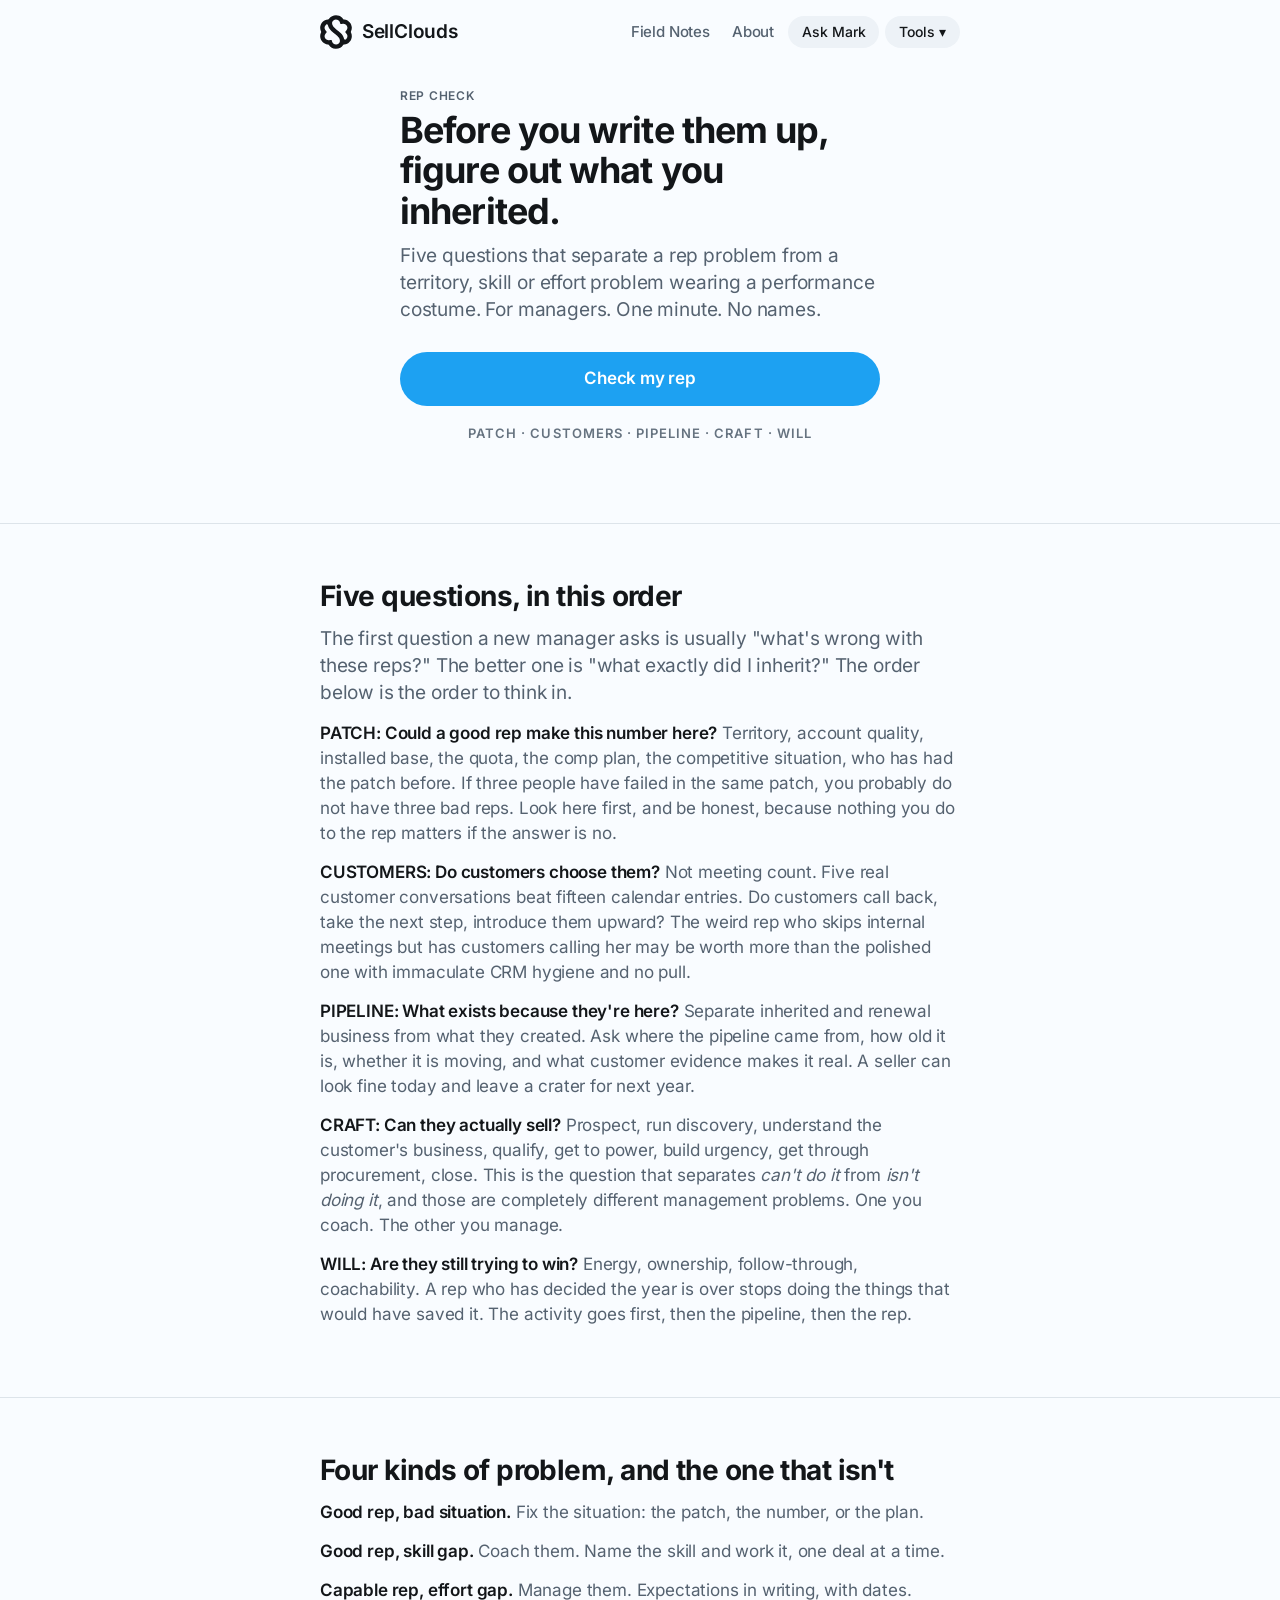
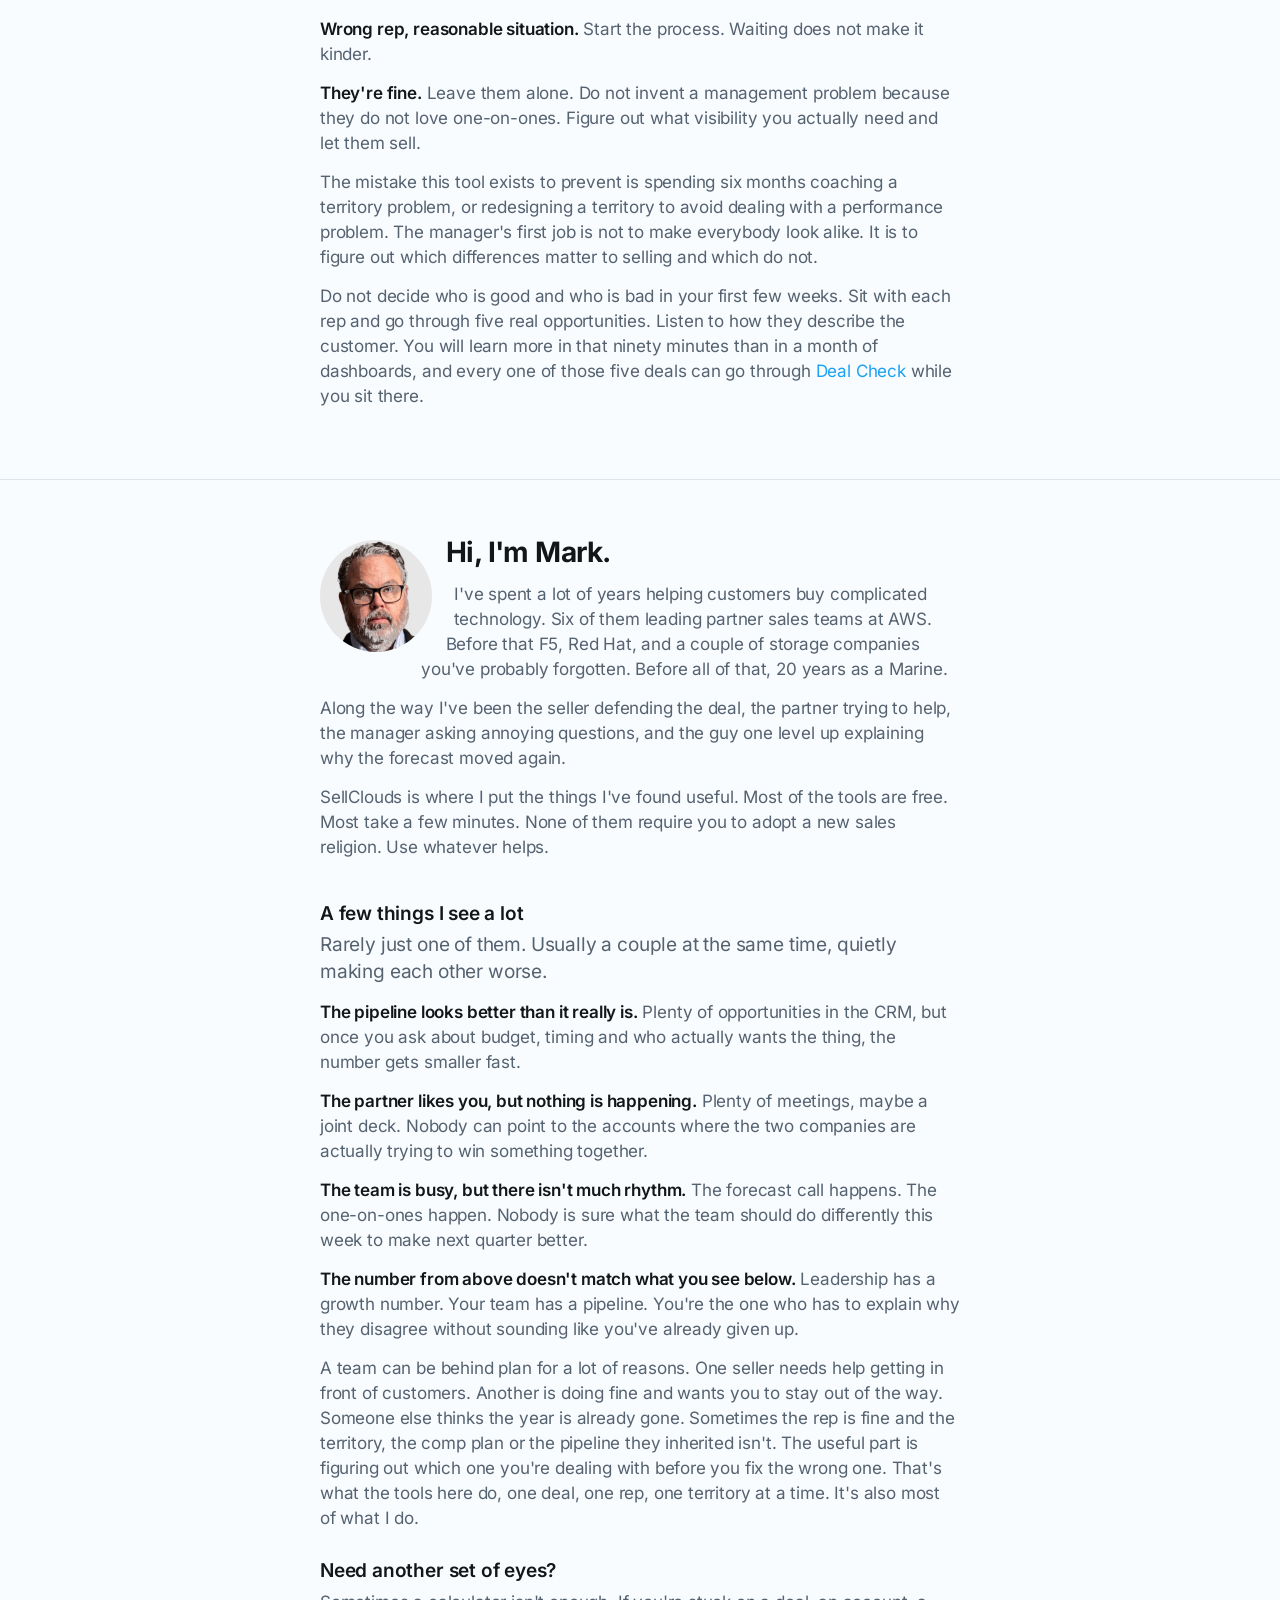
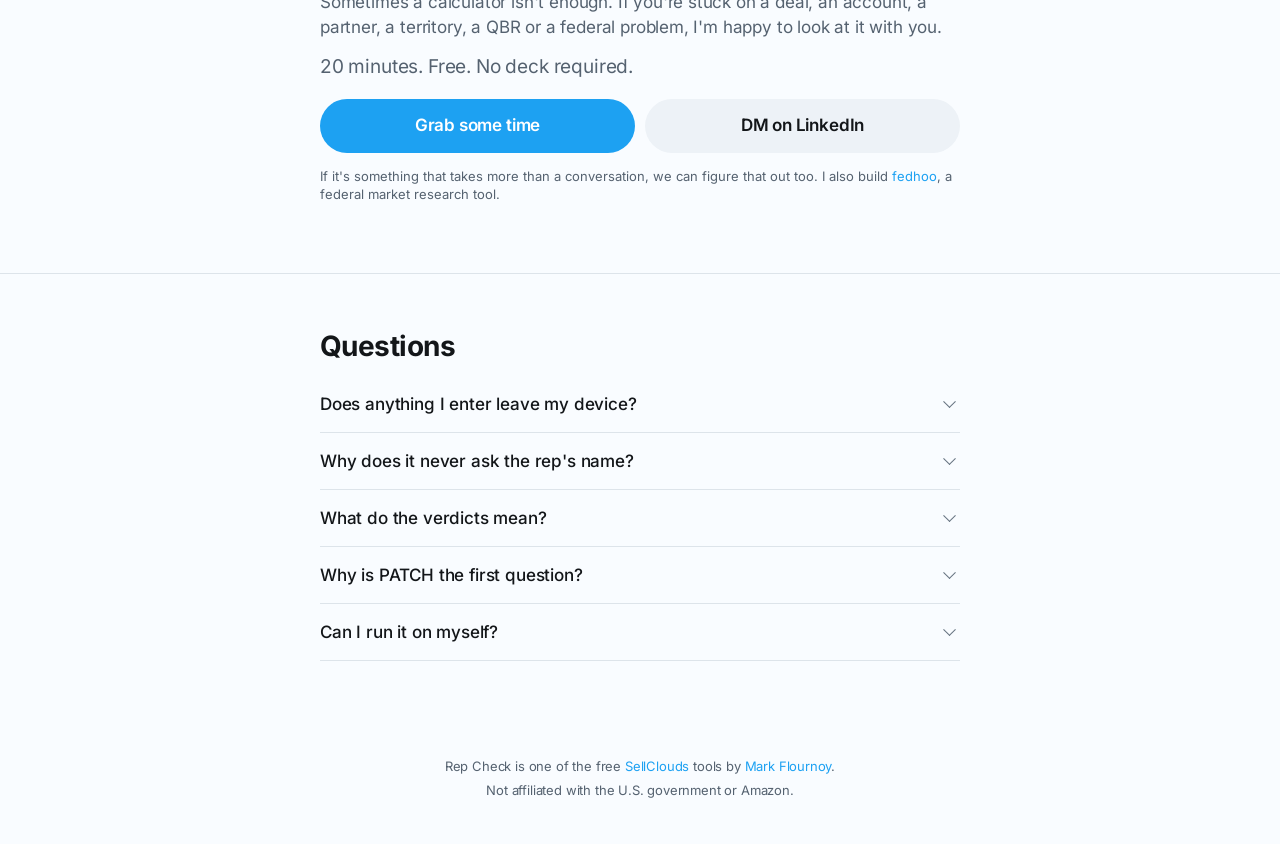
<file: rep/index.html>
<!DOCTYPE html>
<html lang="en">
<head>
<meta charset="utf-8">
<link rel="preload" href="/inter.woff2" as="font" type="font/woff2" crossorigin>
<meta name="viewport" content="width=device-width, initial-scale=1, viewport-fit=cover">
<title>Rep Check: Is It the Rep or the Territory?</title>
<meta name="description" content="Is it the rep, the patch, a skill gap or an effort gap? Five questions for sales managers. No names, nothing stored.">
<link rel="canonical" href="https://sellclouds.com/rep/">
<meta name="robots" content="index,follow,max-snippet:-1,max-image-preview:large">
<link rel="icon" type="image/svg+xml" href="../favicon.svg">
<link rel="icon" type="image/png" sizes="64x64" href="../favicon.png">
<link rel="apple-touch-icon" href="../apple-touch-icon.png">
<meta property="og:type" content="website">
<meta property="og:url" content="https://sellclouds.com/rep/">
<meta property="og:title" content="Rep Check: Before you write them up, figure out what you inherited.">
<meta property="og:description" content="Before you write them up, figure out what you inherited. Five questions, one minute, no names.">
<meta property="og:site_name" content="SellClouds">
<meta property="og:image" content="https://sellclouds.com/card-rep.jpg">
<meta property="og:image:width" content="1200">
<meta property="og:image:height" content="630">
<meta property="og:image:alt" content="Rep Check: Before you write them up, figure out what you inherited.">
<meta name="twitter:card" content="summary_large_image">
<meta name="twitter:title" content="Rep Check: Before you write them up, figure out what you inherited.">
<meta name="twitter:description" content="Before you write them up, figure out what you inherited. Five questions, one minute, no names.">
<meta name="twitter:image" content="https://sellclouds.com/card-rep.jpg">
<meta name="twitter:image:alt" content="Rep Check: Before you write them up, figure out what you inherited.">
<meta name="color-scheme" content="light dark">
<meta name="theme-color" media="(prefers-color-scheme: light)" content="#F9FCFF">
<meta name="theme-color" media="(prefers-color-scheme: dark)" content="#101418">
<script type="application/ld+json">
{
  "@context": "https://schema.org",
  "@graph": [
    {
      "@type": "WebApplication",
      "name": "Rep Check",
      "url": "https://sellclouds.com/rep/",
      "applicationCategory": "BusinessApplication",
      "operatingSystem": "Any",
      "description": "Is it the rep, the patch, a skill gap or an effort gap? Five questions for sales managers. No names, nothing stored.",
      "image": "https://sellclouds.com/card-rep.jpg",
      "offers": {
        "@type": "Offer",
        "price": "0",
        "priceCurrency": "USD"
      },
      "isPartOf": {
        "@type": "WebSite",
        "name": "SellClouds",
        "url": "https://sellclouds.com/"
      },
      "author": {
        "@id": "https://sellclouds.com/#about"
      }
    },
    {
      "@type": "FAQPage",
      "mainEntity": [
        {
          "@type": "Question",
          "name": "Does anything I enter leave my device?",
          "acceptedAnswer": {
            "@type": "Answer",
            "text": "No. The five answers are scored in your browser. No account, no CRM connection, no API call. The site counts page views with Google Analytics and never sends your answers. Nothing else leaves the page unless you choose to share a result."
          }
        },
        {
          "@type": "Question",
          "name": "Why does it never ask the rep's name?",
          "acceptedAnswer": {
            "@type": "Answer",
            "text": "Because it does not need it, and because a tool that stores judgments about named people is a different kind of tool. Run it, have the conversation, and nothing about it is written down anywhere."
          }
        },
        {
          "@type": "Question",
          "name": "What do the verdicts mean?",
          "acceptedAnswer": {
            "@type": "Answer",
            "text": "They're fine: leave them alone. The situation: good rep, bad patch, number or plan; fix that. Coach them: good rep, skill gap. Manage them: capable rep, effort gap; expectations and dates. Wrong rep: reasonable situation, wrong person. Not sure: too many sort-ofs; sit in five of their deals and run it again."
          }
        },
        {
          "@type": "Question",
          "name": "Why is PATCH the first question?",
          "acceptedAnswer": {
            "@type": "Answer",
            "text": "Because the order you ask in is the order you think in. A manager who starts with the territory, the number and the plan makes different decisions for the next six months than one who starts with the rep's calendar."
          }
        },
        {
          "@type": "Question",
          "name": "Can I run it on myself?",
          "acceptedAnswer": {
            "@type": "Answer",
            "text": "Yes, and sellers should. If the patch answer is no, Territory Check makes that case to your manager with the sizing behind it."
          }
        }
      ]
    }
  ]
}
</script>
<link rel="stylesheet" href="../site.css">
<script src="../analytics.js" defer></script>
</head>
<body>

<div class="wrap">
  <header class="appbar">
    <a class="logo" href="/" aria-label="SellClouds, home"><picture><source srcset="../logo-dark.svg" media="(prefers-color-scheme: dark)"><img class="brandmark" src="../logo.svg" alt="" width="32" height="34"></picture> SellClouds</a>
    <nav class="topnav" aria-label="Site">
      <a class="toplink" href="/notes/">Field Notes</a>
      <a class="toplink" href="/#about">About</a>
      <a class="chip chip-ask" href="#ask">Ask Mark</a>
      <details class="menu"><summary><span class="chip">Tools ▾</span></summary><div class="menu-list"><div class="menu-group">For sellers</div><a href="/deal/">Deal Check<small>Before you put it in commit</small></a><a href="/territory/">Territory Check<small>Month one in a new patch</small></a><div class="menu-group">For managers</div><a href="/pipeline/">Pipeline Check<small>Quarterly, before the review</small></a><a href="/rep/" class="current">Rep Check<small>When a rep is worrying you</small></a><a href="/partner/">Partner Check<small>Before you renew the partnership</small></a><a href="/olr/">OLR Check<small>Review season</small></a><div class="menu-group">For anyone</div><a href="/brief/">Brief Check<small>Before a meeting where someone can say no</small></a><div class="menu-group">SellClouds</div><a href="/notes/">Field Notes<small>Short reads that deserve a second look</small></a><a href="/#about">About Mark<small>And how to reach him</small></a></div></details>
    </nav>
  </header>
  <div id="screen">
    <span class="overline tool-name">Rep Check</span>
    <h1>Before you write them up, figure out what you inherited.</h1>
    <p class="dek">Five questions that separate a rep problem from a territory, skill or effort problem wearing a performance costume. For managers. One minute. No names.</p>
    <button class="btn btn-primary btn-lg btn-full" id="prep" type="button">Check my rep</button>
    <p class="pillars">Patch · Customers · Pipeline · Craft · Will</p></div>
</div>

<section class="band" id="how">
  <div class="band-inner">
    <h2>Five questions, in this order</h2>
    <p class="lede">The first question a new manager asks is usually "what's wrong with these reps?" The better one
      is "what exactly did I inherit?" The order below is the order to think in.</p>
    <p><strong>PATCH: Could a good rep make this number here?</strong> Territory, account quality, installed base,
      the quota, the comp plan, the competitive situation, who has had the patch before. If three people have
      failed in the same patch, you probably do not have three bad reps. Look here first, and be honest, because
      nothing you do to the rep matters if the answer is no.</p>
    <p><strong>CUSTOMERS: Do customers choose them?</strong> Not meeting count. Five real customer conversations beat
      fifteen calendar entries. Do customers call back, take the next step, introduce them upward? The weird rep
      who skips internal meetings but has customers calling her may be worth more than the polished one with
      immaculate CRM hygiene and no pull.</p>
    <p><strong>PIPELINE: What exists because they're here?</strong> Separate inherited and renewal business from what
      they created. Ask where the pipeline came from, how old it is, whether it is moving, and what customer
      evidence makes it real. A seller can look fine today and leave a crater for next year.</p>
    <p><strong>CRAFT: Can they actually sell?</strong> Prospect, run discovery, understand the customer's business,
      qualify, get to power, build urgency, get through procurement, close. This is the question that separates
      <em>can't do it</em> from <em>isn't doing it</em>, and those are completely different management problems. One
      you coach. The other you manage.</p>
    <p><strong>WILL: Are they still trying to win?</strong> Energy, ownership, follow-through, coachability. A rep who
      has decided the year is over stops doing the things that would have saved it. The activity goes first, then
      the pipeline, then the rep.</p>
  </div>
</section>

<section class="band" id="buckets">
  <div class="band-inner">
    <h2>Four kinds of problem, and the one that isn't</h2>
    <p><strong>Good rep, bad situation.</strong> Fix the situation: the patch, the number, or the plan.</p>
    <p><strong>Good rep, skill gap.</strong> Coach them. Name the skill and work it, one deal at a time.</p>
    <p><strong>Capable rep, effort gap.</strong> Manage them. Expectations in writing, with dates.</p>
    <p><strong>Wrong rep, reasonable situation.</strong> Start the process. Waiting does not make it kinder.</p>
    <p><strong>They're fine.</strong> Leave them alone. Do not invent a management problem because they do not love
      one-on-ones. Figure out what visibility you actually need and let them sell.</p>
    <p>The mistake this tool exists to prevent is spending six months coaching a territory problem, or redesigning a
      territory to avoid dealing with a performance problem. The manager's first job is not to make everybody look
      alike. It is to figure out which differences matter to selling and which do not.</p>
    <p>Do not decide who is good and who is bad in your first few weeks. Sit with each rep and go through five real
      opportunities. Listen to how they describe the customer. You will learn more in that ninety minutes than in
      a month of dashboards, and every one of those five deals can go through <a href="/deal/">Deal Check</a> while
      you sit there.</p>
  </div>
</section>

<section class="band" id="about" aria-labelledby="about-h">
  <div class="band-inner">
    <div class="who">
      <img src="../mark.jpg" alt="Mark Flournoy" width="120" height="120" loading="lazy" decoding="async"
           onerror="this.remove();">
        <h2 id="about-h">Hi, I'm Mark.</h2>
        <p>I've spent a lot of years helping customers buy complicated technology. Six of them leading partner sales
          teams at AWS. Before that F5, Red Hat, and a couple of storage companies you've probably forgotten. Before
          all of that, 20 years as a Marine.</p>
        <p>Along the way I've been the seller defending the deal, the partner trying to help, the manager asking
          annoying questions, and the guy one level up explaining why the forecast moved again.</p>
        <p>SellClouds is where I put the things I've found useful. Most of the tools are free. Most take a few
          minutes. None of them require you to adopt a new sales religion. Use whatever helps.</p>
    </div>

    <h3>A few things I see a lot</h3>
    <p class="lede">Rarely just one of them. Usually a couple at the same time, quietly making each other worse.</p>
    <p><strong>The pipeline looks better than it really is.</strong> Plenty of opportunities in the CRM, but once
      you ask about budget, timing and who actually wants the thing, the number gets smaller fast.</p>
    <p><strong>The partner likes you, but nothing is happening.</strong> Plenty of meetings, maybe a joint deck.
      Nobody can point to the accounts where the two companies are actually trying to win something together.</p>
    <p><strong>The team is busy, but there isn't much rhythm.</strong> The forecast call happens. The one-on-ones
      happen. Nobody is sure what the team should do differently this week to make next quarter better.</p>
    <p><strong>The number from above doesn't match what you see below.</strong> Leadership has a growth number.
      Your team has a pipeline. You're the one who has to explain why they disagree without sounding like
      you've already given up.</p>
    <p>A team can be behind plan for a lot of reasons. One seller needs help getting in front of customers.
      Another is doing fine and wants you to stay out of the way. Someone else thinks the year is already
      gone. Sometimes the rep is fine and the territory, the comp plan or the pipeline they inherited isn't.
      The useful part is figuring out which one you're dealing with before you fix the wrong one. That's what
      the tools here do, one deal, one rep, one territory at a time. It's also most of what I do.</p>

    <h3 id="ask">Need another set of eyes?</h3>
    <p>Sometimes a calculator isn't enough. If you're stuck on a deal, an account, a partner, a territory, a QBR or
      a federal problem, I'm happy to look at it with you.</p>
    <p class="lede">20 minutes. Free. No deck required.</p>
    <div class="btn-row">
      <a class="btn btn-primary btn-lg" href="https://calendly.com/markflournoy/chat-with-mark?utm_source=sellclouds&amp;utm_medium=rep&amp;utm_content=ask" target="_blank" rel="noopener">Grab some time</a>
      <a class="btn btn-lg" href="https://www.linkedin.com/in/markflournoy/" target="_blank" rel="noopener">DM on LinkedIn</a>
    </div>
    <p class="fine" style="margin-top:14px;">If it's something that takes more than a conversation, we can figure that out
      too. I also build <a href="https://fedhoo.com" target="_blank" rel="noopener">fedhoo</a>, a federal market research tool.</p>
  </div>
</section>

<section class="band" id="faq" aria-labelledby="faq-h">
  <div class="band-inner">
    <h2 id="faq-h">Questions</h2>
    <details class="exp"><summary>Does anything I enter leave my device?</summary>
      <div class="body">No. The five answers are scored in your browser. No account, no CRM connection, no API call. The site counts page views with Google Analytics and never sends your answers. Nothing else leaves the page unless you choose to share a result.</div></details>
    <details class="exp"><summary>Why does it never ask the rep's name?</summary>
      <div class="body">Because it does not need it, and because a tool that stores judgments about named people is a different kind of tool. Run it, have the conversation, and nothing about it is written down anywhere.</div></details>
    <details class="exp"><summary>What do the verdicts mean?</summary>
      <div class="body"><strong>They're fine:</strong> leave them alone. <strong>The situation:</strong> good rep, bad patch, number or plan; fix that. <strong>Coach them:</strong> good rep, skill gap. <strong>Manage them:</strong> capable rep, effort gap; expectations and dates. <strong>Wrong rep:</strong> reasonable situation, wrong person. <strong>Not sure:</strong> too many sort-ofs; sit in five of their deals and run it again.</div></details>
    <details class="exp"><summary>Why is PATCH the first question?</summary>
      <div class="body">Because the order you ask in is the order you think in. A manager who starts with the territory, the number and the plan makes different decisions for the next six months than one who starts with the rep's calendar.</div></details>
    <details class="exp"><summary>Can I run it on myself?</summary>
      <div class="body">Yes, and sellers should. If the patch answer is no, <a href="/territory/">Territory Check</a> makes that case to your manager with the sizing behind it.</div></details>
  </div>
</section>

<footer class="sitefoot">
  <p>Rep Check is one of the free <a href="/">SellClouds</a> tools by
    <a href="https://www.linkedin.com/in/markflournoy/" target="_blank" rel="noopener">Mark Flournoy</a>.</p>
  <p>Not affiliated with the U.S. government or Amazon.</p>
</footer>
<script src="../check.js"></script>
<script>
'use strict';
window.SC_BUILD = '2026-09-29.0900';
CheckTool({
  slug: 'rep', name: 'Rep Check', url: 'https://sellclouds.com/rep/',
  questions: [
    { k: 'patch',     n: 'PATCH',     q: 'Could a good rep make this number in this territory, on this plan?' },
    { k: 'customers', n: 'CUSTOMERS', q: 'Do customers choose to spend time with them? Do they get called back?' },
    { k: 'pipeline',  n: 'PIPELINE',  q: "Is there pipeline that exists only because they're here?" },
    { k: 'craft',     n: 'CRAFT',     q: "When they're in front of a customer, can they actually sell?" },
    { k: 'will',      n: 'WILL',      q: 'Are they still trying to win?' },
  ],
  weights: { patch: 24, customers: 20, pipeline: 20, craft: 20, will: 16 },
  capOnNo: false, count: false,
  // A diagnosis, not a score. The situation is checked before the person.
  verdict(a) {
    const no = (k) => a[k] === 'no', yes = (k) => a[k] === 'yes';
    const K = ['patch','customers','pipeline','craft','will'];
    if (K.every(yes))
      return { label: "They're fine", cls: 'ready', attack: 'Leave them alone.', sub: "Don't invent a management problem because they don't love one-on-ones. Decide what visibility you actually need and let them sell." };
    if (no('patch'))
      return { label: 'The situation', cls: 'prove', attack: 'Good rep, bad situation.', sub: 'Nobody makes a number in a patch that cannot produce one. Fix the territory, the number or the plan. Writing them up fixes none of them.' };
    if (no('craft') && no('will'))
      return { label: 'Wrong rep', cls: 'dont', attack: 'Reasonable situation, wrong person.', sub: "They can't and they've stopped trying. Start the process. Waiting does not make it kinder, for them or for the team." };
    if (no('craft'))
      return { label: 'Coach them', cls: 'proof', attack: 'Good rep, skill gap.', sub: "They're trying and it isn't working. Name the skill, sit in their deals, work it one opportunity at a time." };
    if (no('will') || no('customers') || no('pipeline'))
      return { label: 'Manage them', cls: 'prove', attack: 'Capable rep, effort gap.', sub: "They can sell. They aren't. Expectations in writing, with dates, and a conversation about whether they still want this." };
    return { label: 'Not sure', cls: 'proof', attack: "You don't know yet.", sub: 'Too many sort-ofs. Sit with them and go through five real opportunities, then run this again.' };
  },
  askedBy: 'Your VP will ask',
  grill: {
    patch: 'Has anyone ever made this number in that territory?',
    customers: 'Which customers would take their call tomorrow?',
    pipeline: 'What have they created this year that they did not inherit?',
    craft: 'Have you watched them run a customer meeting?',
    will: 'Have you asked them whether they still want to do this?',
  },
  moves: {
    patch: 'Size the patch yourself before the next one-on-one. If it cannot produce the number, say so up the chain.',
    customers: 'Ask which three customers would take their call tomorrow, then call one.',
    pipeline: 'Split their pipeline into inherited and created. Put the created number on paper.',
    craft: 'Sit in their next two customer meetings. Say nothing. Watch.',
    will: 'Ask them directly, this week, whether they still want to do this. Listen to the answer.',
  },
  noMove: 'Nothing. Tell them the forecast looks good and ask what they need from you.',
  handoff: (s) => s.label === 'The situation'
    ? { overline: 'It is the patch', text: 'Send them Territory Check. It makes the case for them, with the sizing, without the argument.', href: '/territory/', label: 'Check my territory' }
    : { overline: 'Before you decide anything', text: "Sit with them and run their five biggest deals through Deal Check. Listen to how they answer. You'll know more in ninety minutes than in a month of dashboards.", href: '/deal/', label: 'Check my deal' },
  mark: { title: (s) => 'Not sure it\'s ' + s.weak.n.toLowerCase() + '?', body: "I'm Mark. I have inherited the team nobody wanted, coached a territory problem for six months before I figured it out, and kept a misfit who turned out to be the best seller on the floor. Send me one line. No names." },
  dm: (s) => `Mark, ran a rep through Rep Check. Verdict: ${s.label.toLowerCase()}. Weakest answer was ${s.weak.n.toLowerCase()}. Not sure I've got the right problem. Worth 20 minutes?`,
});
</script>
</body>
</html>
</file>
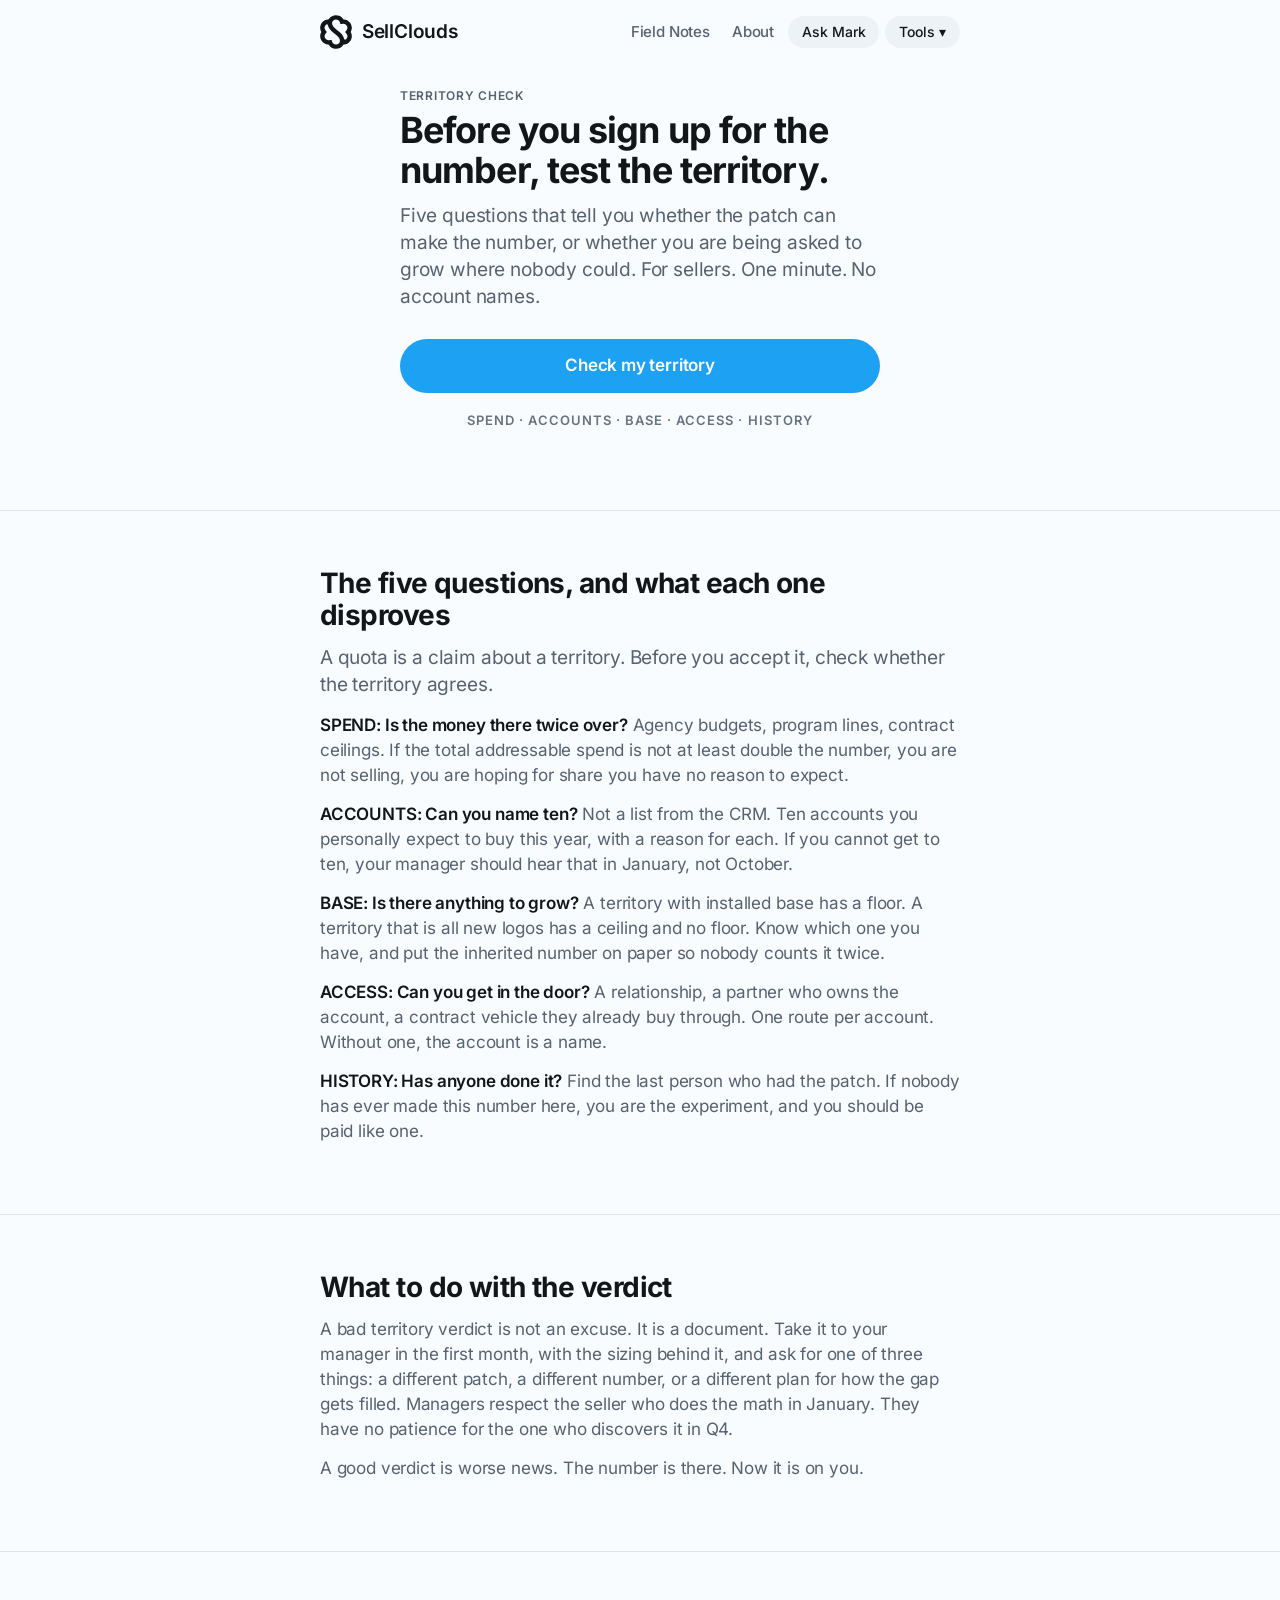
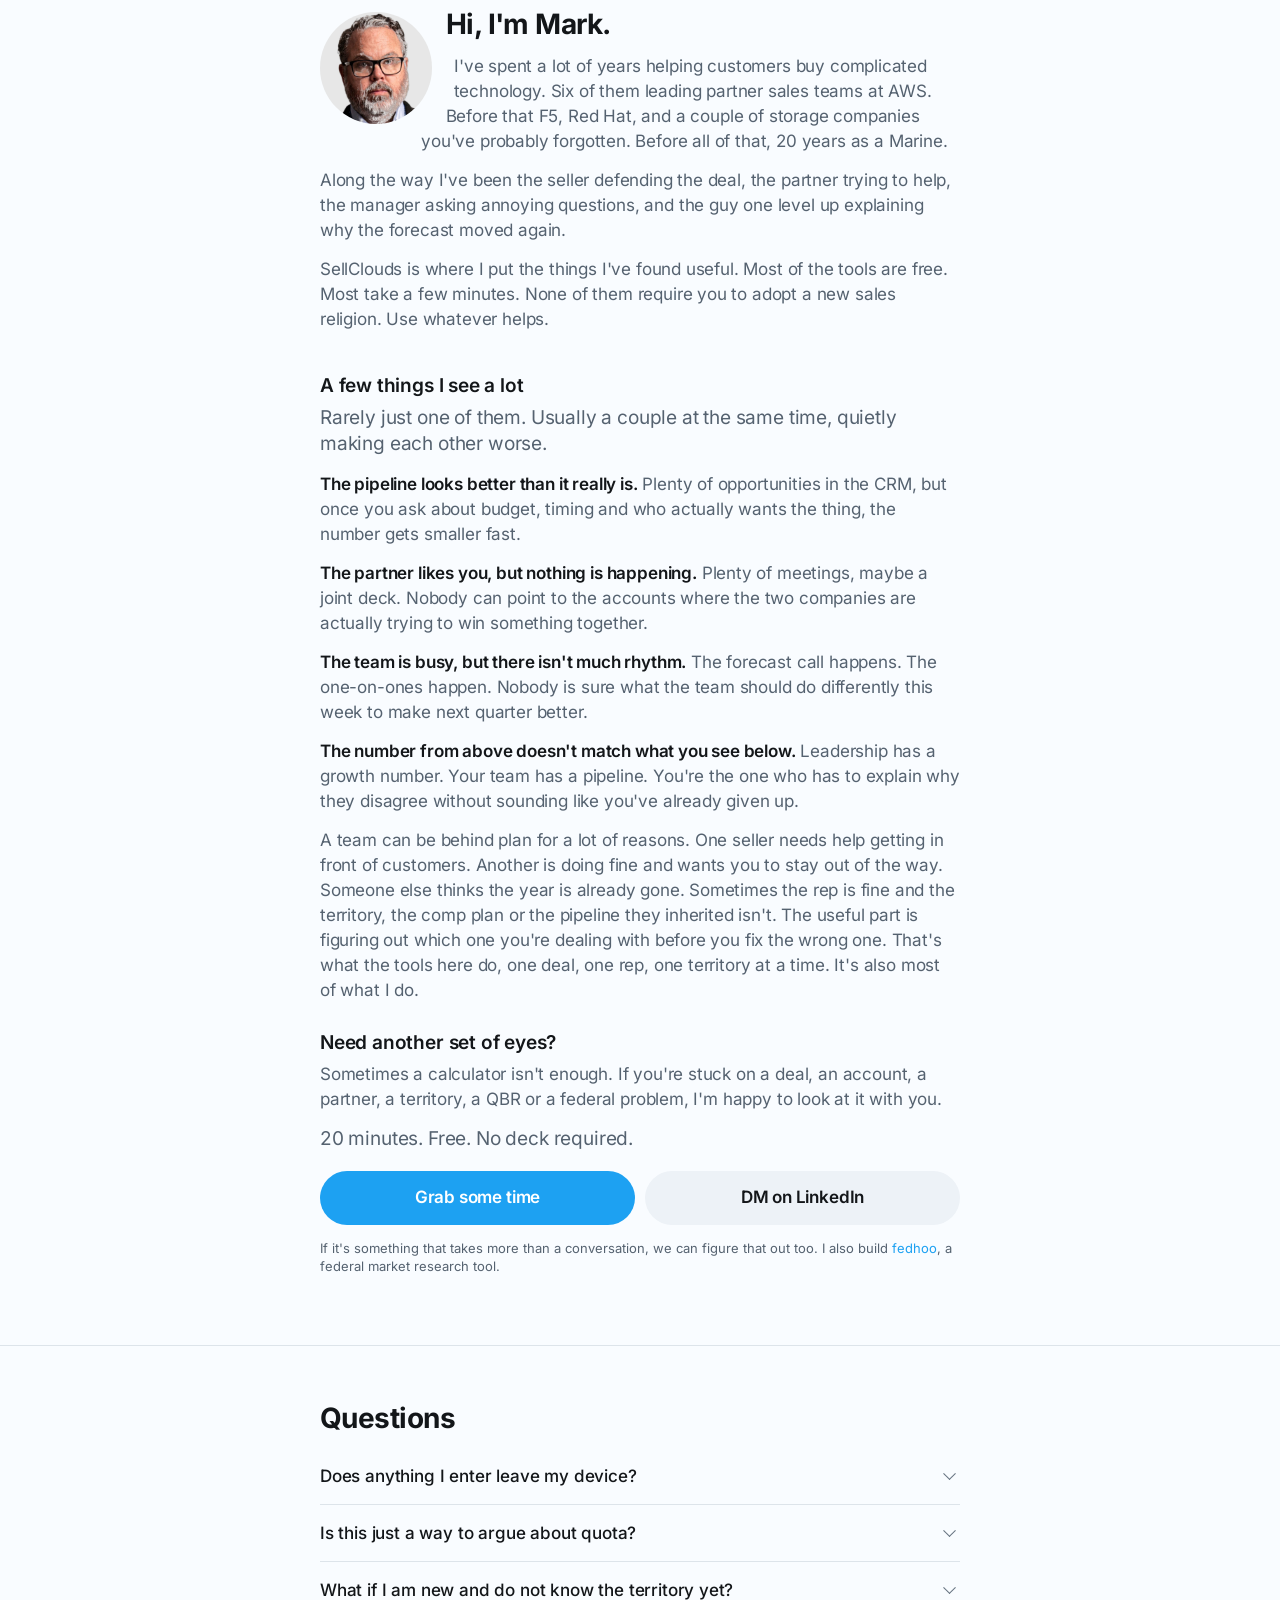
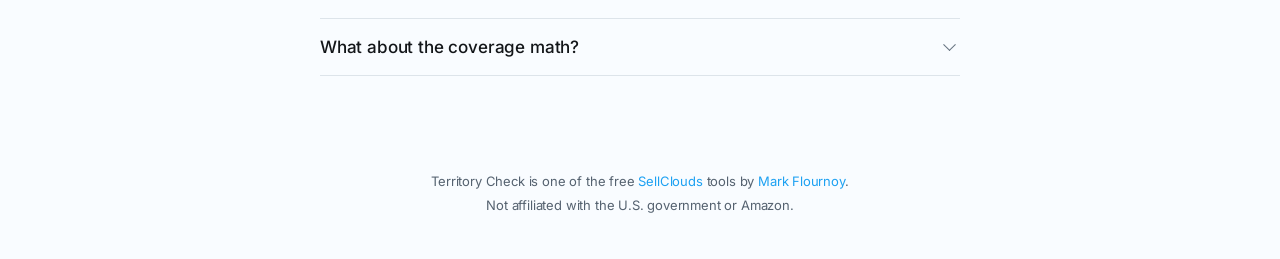
<file: territory/index.html>
<!DOCTYPE html>
<html lang="en">
<head>
<meta charset="utf-8">
<link rel="preload" href="/inter.woff2" as="font" type="font/woff2" crossorigin>
<meta name="viewport" content="width=device-width, initial-scale=1, viewport-fit=cover">
<title>Territory Check: Can This Patch Make the Number?</title>
<meta name="description" content="Can the patch make the number, or are you being asked to grow where nobody could? Five questions for sellers. Nothing stored.">
<link rel="canonical" href="https://sellclouds.com/territory/">
<meta name="robots" content="index,follow,max-snippet:-1,max-image-preview:large">
<link rel="icon" type="image/svg+xml" href="../favicon.svg">
<link rel="icon" type="image/png" sizes="64x64" href="../favicon.png">
<link rel="apple-touch-icon" href="../apple-touch-icon.png">
<meta property="og:type" content="website">
<meta property="og:url" content="https://sellclouds.com/territory/">
<meta property="og:title" content="Territory Check: Before you sign up for the number, test the territory.">
<meta property="og:description" content="Before you sign up for the number, test the territory. Five questions, one minute, no account names.">
<meta property="og:site_name" content="SellClouds">
<meta property="og:image" content="https://sellclouds.com/card-territory.jpg">
<meta property="og:image:width" content="1200">
<meta property="og:image:height" content="630">
<meta property="og:image:alt" content="Territory Check: Before you sign up for the number, test the territory.">
<meta name="twitter:card" content="summary_large_image">
<meta name="twitter:title" content="Territory Check: Before you sign up for the number, test the territory.">
<meta name="twitter:description" content="Before you sign up for the number, test the territory. Five questions, one minute, no account names.">
<meta name="twitter:image" content="https://sellclouds.com/card-territory.jpg">
<meta name="twitter:image:alt" content="Territory Check: Before you sign up for the number, test the territory.">
<meta name="color-scheme" content="light dark">
<meta name="theme-color" media="(prefers-color-scheme: light)" content="#F9FCFF">
<meta name="theme-color" media="(prefers-color-scheme: dark)" content="#101418">
<script type="application/ld+json">
{
  "@context": "https://schema.org",
  "@graph": [
    {
      "@type": "WebApplication",
      "name": "Territory Check",
      "url": "https://sellclouds.com/territory/",
      "applicationCategory": "BusinessApplication",
      "operatingSystem": "Any",
      "description": "Can the patch make the number, or are you being asked to grow where nobody could? Five questions for sellers. Nothing stored.",
      "image": "https://sellclouds.com/card-territory.jpg",
      "offers": {
        "@type": "Offer",
        "price": "0",
        "priceCurrency": "USD"
      },
      "isPartOf": {
        "@type": "WebSite",
        "name": "SellClouds",
        "url": "https://sellclouds.com/"
      },
      "author": {
        "@id": "https://sellclouds.com/#about"
      }
    },
    {
      "@type": "FAQPage",
      "mainEntity": [
        {
          "@type": "Question",
          "name": "Does anything I enter leave my device?",
          "acceptedAnswer": {
            "@type": "Answer",
            "text": "No. The five answers are scored in your browser. No account, no CRM connection, no API call. The site counts page views with Google Analytics and never sends your answers. Nothing else leaves the page unless you choose to share a result."
          }
        },
        {
          "@type": "Question",
          "name": "Is this just a way to argue about quota?",
          "acceptedAnswer": {
            "@type": "Answer",
            "text": "It is a way to argue about quota with evidence instead of feelings, which is the only version of that argument anyone has ever won."
          }
        },
        {
          "@type": "Question",
          "name": "What if I am new and do not know the territory yet?",
          "acceptedAnswer": {
            "@type": "Answer",
            "text": "Then most answers will be sort of, and the verdict will say so. Run it again in 60 days. The gap between the two runs is what you learned."
          }
        },
        {
          "@type": "Question",
          "name": "What about the coverage math?",
          "acceptedAnswer": {
            "@type": "Answer",
            "text": "That is the other tool. Once you know the territory can produce, Pipeline Check tells you how much pipeline it has to produce."
          }
        }
      ]
    }
  ]
}
</script>
<link rel="stylesheet" href="../site.css">
<script src="../analytics.js" defer></script>
</head>
<body>

<div class="wrap">
  <header class="appbar">
    <a class="logo" href="/" aria-label="SellClouds, home"><picture><source srcset="../logo-dark.svg" media="(prefers-color-scheme: dark)"><img class="brandmark" src="../logo.svg" alt="" width="32" height="34"></picture> SellClouds</a>
    <nav class="topnav" aria-label="Site">
      <a class="toplink" href="/notes/">Field Notes</a>
      <a class="toplink" href="/#about">About</a>
      <a class="chip chip-ask" href="#ask">Ask Mark</a>
      <details class="menu"><summary><span class="chip">Tools ▾</span></summary><div class="menu-list"><div class="menu-group">For sellers</div><a href="/deal/">Deal Check<small>Before you put it in commit</small></a><a href="/territory/" class="current">Territory Check<small>Month one in a new patch</small></a><div class="menu-group">For managers</div><a href="/pipeline/">Pipeline Check<small>Quarterly, before the review</small></a><a href="/rep/">Rep Check<small>When a rep is worrying you</small></a><a href="/partner/">Partner Check<small>Before you renew the partnership</small></a><a href="/olr/">OLR Check<small>Review season</small></a><div class="menu-group">For anyone</div><a href="/brief/">Brief Check<small>Before a meeting where someone can say no</small></a><div class="menu-group">SellClouds</div><a href="/notes/">Field Notes<small>Short reads that deserve a second look</small></a><a href="/#about">About Mark<small>And how to reach him</small></a></div></details>
    </nav>
  </header>
  <div id="screen">
    <span class="overline tool-name">Territory Check</span>
    <h1>Before you sign up for the number, test the territory.</h1>
    <p class="dek">Five questions that tell you whether the patch can make the number, or whether you are being asked to grow where nobody could. For sellers. One minute. No account names.</p>
    <button class="btn btn-primary btn-lg btn-full" id="prep" type="button">Check my territory</button>
    <p class="pillars">Spend · Accounts · Base · Access · History</p></div>
</div>

<section class="band" id="how">
  <div class="band-inner">
    <h2>The five questions, and what each one disproves</h2>
    <p class="lede">A quota is a claim about a territory. Before you accept it, check whether the territory agrees.</p>
    <p><strong>SPEND: Is the money there twice over?</strong> Agency budgets, program lines, contract ceilings.
      If the total addressable spend is not at least double the number, you are not selling, you are hoping for
      share you have no reason to expect.</p>
    <p><strong>ACCOUNTS: Can you name ten?</strong> Not a list from the CRM. Ten accounts you personally expect to
      buy this year, with a reason for each. If you cannot get to ten, your manager should hear that in January,
      not October.</p>
    <p><strong>BASE: Is there anything to grow?</strong> A territory with installed base has a floor. A territory that
      is all new logos has a ceiling and no floor. Know which one you have, and put the inherited number on paper
      so nobody counts it twice.</p>
    <p><strong>ACCESS: Can you get in the door?</strong> A relationship, a partner who owns the account, a contract
      vehicle they already buy through. One route per account. Without one, the account is a name.</p>
    <p><strong>HISTORY: Has anyone done it?</strong> Find the last person who had the patch. If nobody has ever made
      this number here, you are the experiment, and you should be paid like one.</p>
  </div>
</section>

<section class="band" id="now">
  <div class="band-inner">
    <h2>What to do with the verdict</h2>
    <p>A bad territory verdict is not an excuse. It is a document. Take it to your manager in the first month, with
      the sizing behind it, and ask for one of three things: a different patch, a different number, or a different
      plan for how the gap gets filled. Managers respect the seller who does the math in January. They have no
      patience for the one who discovers it in Q4.</p>
    <p>A good verdict is worse news. The number is there. Now it is on you.</p>
  </div>
</section>

<section class="band" id="about" aria-labelledby="about-h">
  <div class="band-inner">
    <div class="who">
      <img src="../mark.jpg" alt="Mark Flournoy" width="120" height="120" loading="lazy" decoding="async"
           onerror="this.remove();">
        <h2 id="about-h">Hi, I'm Mark.</h2>
        <p>I've spent a lot of years helping customers buy complicated technology. Six of them leading partner sales
          teams at AWS. Before that F5, Red Hat, and a couple of storage companies you've probably forgotten. Before
          all of that, 20 years as a Marine.</p>
        <p>Along the way I've been the seller defending the deal, the partner trying to help, the manager asking
          annoying questions, and the guy one level up explaining why the forecast moved again.</p>
        <p>SellClouds is where I put the things I've found useful. Most of the tools are free. Most take a few
          minutes. None of them require you to adopt a new sales religion. Use whatever helps.</p>
    </div>

    <h3>A few things I see a lot</h3>
    <p class="lede">Rarely just one of them. Usually a couple at the same time, quietly making each other worse.</p>
    <p><strong>The pipeline looks better than it really is.</strong> Plenty of opportunities in the CRM, but once
      you ask about budget, timing and who actually wants the thing, the number gets smaller fast.</p>
    <p><strong>The partner likes you, but nothing is happening.</strong> Plenty of meetings, maybe a joint deck.
      Nobody can point to the accounts where the two companies are actually trying to win something together.</p>
    <p><strong>The team is busy, but there isn't much rhythm.</strong> The forecast call happens. The one-on-ones
      happen. Nobody is sure what the team should do differently this week to make next quarter better.</p>
    <p><strong>The number from above doesn't match what you see below.</strong> Leadership has a growth number.
      Your team has a pipeline. You're the one who has to explain why they disagree without sounding like
      you've already given up.</p>
    <p>A team can be behind plan for a lot of reasons. One seller needs help getting in front of customers.
      Another is doing fine and wants you to stay out of the way. Someone else thinks the year is already
      gone. Sometimes the rep is fine and the territory, the comp plan or the pipeline they inherited isn't.
      The useful part is figuring out which one you're dealing with before you fix the wrong one. That's what
      the tools here do, one deal, one rep, one territory at a time. It's also most of what I do.</p>

    <h3 id="ask">Need another set of eyes?</h3>
    <p>Sometimes a calculator isn't enough. If you're stuck on a deal, an account, a partner, a territory, a QBR or
      a federal problem, I'm happy to look at it with you.</p>
    <p class="lede">20 minutes. Free. No deck required.</p>
    <div class="btn-row">
      <a class="btn btn-primary btn-lg" href="https://calendly.com/markflournoy/chat-with-mark?utm_source=sellclouds&amp;utm_medium=territory&amp;utm_content=ask" target="_blank" rel="noopener">Grab some time</a>
      <a class="btn btn-lg" href="https://www.linkedin.com/in/markflournoy/" target="_blank" rel="noopener">DM on LinkedIn</a>
    </div>
    <p class="fine" style="margin-top:14px;">If it's something that takes more than a conversation, we can figure that out
      too. I also build <a href="https://fedhoo.com" target="_blank" rel="noopener">fedhoo</a>, a federal market research tool.</p>
  </div>
</section>

<section class="band" id="faq" aria-labelledby="faq-h">
  <div class="band-inner">
    <h2 id="faq-h">Questions</h2>
    <details class="exp"><summary>Does anything I enter leave my device?</summary>
      <div class="body">No. The five answers are scored in your browser. No account, no CRM connection, no API call. The site counts page views with Google Analytics and never sends your answers. Nothing else leaves the page unless you choose to share a result.</div></details>
    <details class="exp"><summary>Is this just a way to argue about quota?</summary>
      <div class="body">It is a way to argue about quota with evidence instead of feelings, which is the only version of that argument anyone has ever won.</div></details>
    <details class="exp"><summary>What if I am new and do not know the territory yet?</summary>
      <div class="body">Then most answers will be sort of, and the verdict will say so. Run it again in 60 days. The gap between the two runs is what you learned.</div></details>
    <details class="exp"><summary>What about the coverage math?</summary>
      <div class="body">That is the other tool. Once you know the territory can produce, <a href="/pipeline/">Pipeline Check</a> tells you how much pipeline it has to produce.</div></details>
  </div>
</section>

<footer class="sitefoot">
  <p>Territory Check is one of the free <a href="/">SellClouds</a> tools by
    <a href="https://www.linkedin.com/in/markflournoy/" target="_blank" rel="noopener">Mark Flournoy</a>.</p>
  <p>Not affiliated with the U.S. government or Amazon.</p>
</footer>
<script src="../check.js"></script>
<script>
'use strict';
window.SC_BUILD = '2026-09-29.0900';
CheckTool({
  slug: 'territory', name: 'Territory Check', url: 'https://sellclouds.com/territory/',
  questions: [
    { k: 'spend',    n: 'SPEND',    q: 'Is there enough addressable spend in the territory to make the number twice over?' },
    { k: 'accounts', n: 'ACCOUNTS', q: "Can you name ten accounts you'd expect to buy this year?" },
    { k: 'base',     n: 'BASE',     q: 'Is there existing business to grow, not just logos to win?' },
    { k: 'access',   n: 'ACCESS',   q: 'Do you have a way in: relationships, partners, contract vehicles?' },
    { k: 'history',  n: 'HISTORY',  q: 'Has anyone made this number in this territory before?' },
  ],
  weights: { spend: 24, accounts: 22, access: 20, base: 18, history: 16 },
  verdict(a, total) {
    if (total >= 75) return { label: 'Workable', cls: 'ready', attack: "The number is there. Now it's on you.", sub: 'Which is worse news than you were hoping for.' };
    if (total >= 55) return { label: 'Thin', cls: 'proof', attack: 'It can be done. Not by accident.', sub: 'The territory will not carry you. Every account needs a plan.' };
    if (total >= 35) return { label: 'A stretch', cls: 'prove', attack: "Something structural is wrong, and it isn't you.", sub: 'Take this to your manager in month one, with the sizing behind it.' };
    return { label: 'Nobody could', cls: 'dont', attack: "You're being asked to grow where nobody could.", sub: 'Say so now, with the math. Not in Q4.' };
  },
  askedBy: 'Your manager will ask',
  grill: {
    spend: 'Where is the money in this territory, specifically?',
    accounts: 'Which ten accounts?',
    base: "What's the renewal and expansion number before any new logo?",
    access: 'How are you getting in the door?',
    history: "Who's made this number here before, and how?",
  },
  moves: {
    spend: 'Size the patch: agency budgets, program lines, contract ceilings. One page.',
    accounts: "Write the ten. If you can't get to ten, tell your manager now.",
    base: 'Separate inherited from created. Put the inherited number on paper.',
    access: 'Map one route per account: a relationship, a partner, or a vehicle.',
    history: 'Find the last person who had the patch. Buy them coffee.',
  },
  noMove: 'Build the plan for the ten accounts. The territory is not the problem.',
  handoff: (s) => s.total >= 55
    ? { overline: 'Now the coverage math', text: 'The territory can produce. Pipeline Check tells you how much it has to.', href: '/pipeline/', label: 'Check my pipeline' }
    : { overline: 'Take it to your manager', text: "Their version of this question is Rep Check, and its first question is the patch. Send them that with your sizing.", href: '/rep/', label: 'Check my rep' },
  mark: { title: (s) => 'Stuck on ' + s.weak.n.toLowerCase() + '?', body: "I'm Mark. I have inherited the patch nobody could grow and handed one out by mistake. If the verdict is bad, I can help you make the case. If it's good, I can help you make the plan. One line. No account names." },
  dm: (s) => `Mark, ran my territory through Territory Check. ${s.label[0] + s.label.slice(1).toLowerCase()}, ${s.provenText}, weakest is ${s.weak.n.toLowerCase()}. Want to make the case to my manager and not sure how. Worth 20 minutes?`,
});
</script>
</body>
</html>
</file>
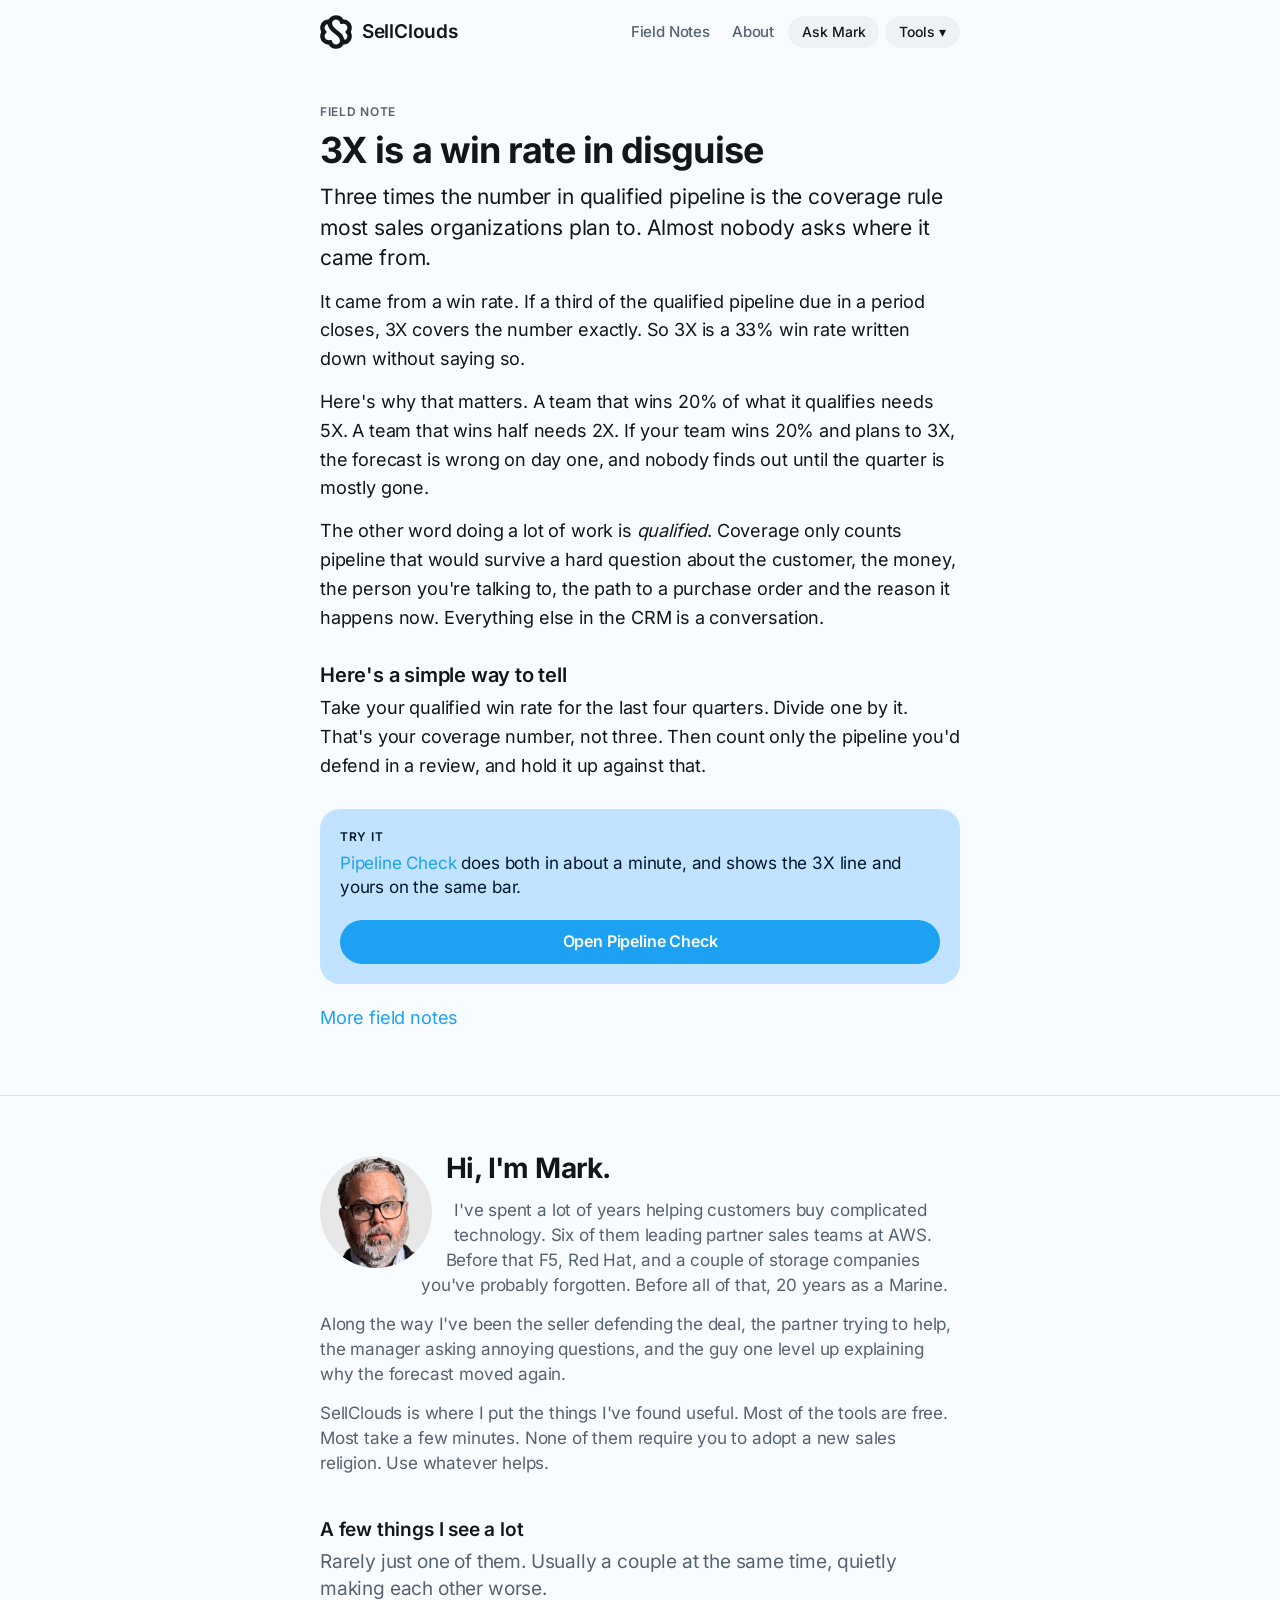
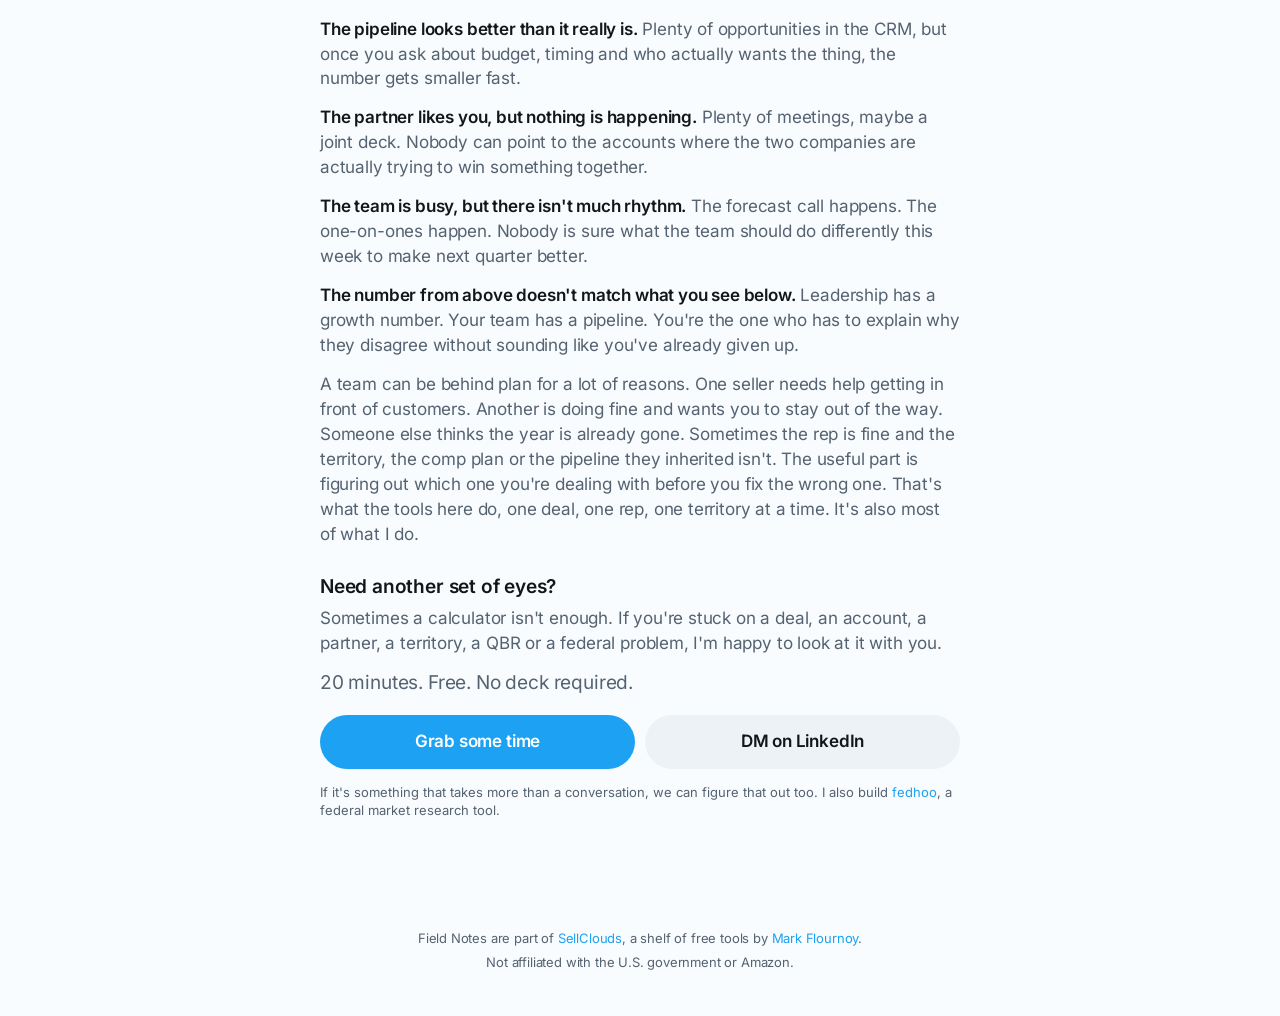
<file: notes/3x-is-a-win-rate/index.html>
<!DOCTYPE html>
<html lang="en">
<head>
<meta charset="utf-8">
<link rel="preload" href="/inter.woff2" as="font" type="font/woff2" crossorigin>
<meta name="viewport" content="width=device-width, initial-scale=1, viewport-fit=cover">
<title>3X is a win rate in disguise | SellClouds</title>
<meta name="description" content="Everybody plans to it. Almost nobody asks where it came from.">
<link rel="canonical" href="https://sellclouds.com/notes/3x-is-a-win-rate/">
<meta name="robots" content="index,follow,max-snippet:-1,max-image-preview:large">
<link rel="icon" type="image/svg+xml" href="/favicon.svg">
<link rel="icon" type="image/png" sizes="64x64" href="/favicon.png">
<link rel="apple-touch-icon" href="/apple-touch-icon.png">
<meta property="og:type" content="article">
<meta property="og:url" content="https://sellclouds.com/notes/3x-is-a-win-rate/">
<meta property="og:title" content="3X is a win rate in disguise">
<meta property="og:description" content="Everybody plans to it. Almost nobody asks where it came from.">
<meta property="og:site_name" content="SellClouds">
<meta property="og:image" content="https://sellclouds.com/card.jpg">
<meta name="twitter:card" content="summary_large_image">
<meta name="twitter:title" content="3X is a win rate in disguise">
<meta name="twitter:description" content="Everybody plans to it. Almost nobody asks where it came from.">
<meta name="twitter:image" content="https://sellclouds.com/card.jpg">
<meta name="color-scheme" content="light dark">
<meta name="theme-color" media="(prefers-color-scheme: light)" content="#F9FCFF">
<meta name="theme-color" media="(prefers-color-scheme: dark)" content="#101418">
<link rel="stylesheet" href="/site.css">
<script src="/analytics.js" defer></script>
<script type="application/ld+json">
{
  "@context": "https://schema.org",
  "@type": "Article",
  "headline": "3X is a win rate in disguise",
  "description": "Everybody plans to it. Almost nobody asks where it came from.",
  "url": "https://sellclouds.com/notes/3x-is-a-win-rate/",
  "image": "https://sellclouds.com/card.jpg",
  "author": {
    "@type": "Person",
    "@id": "https://sellclouds.com/#about",
    "name": "Mark Flournoy"
  },
  "publisher": {
    "@type": "Organization",
    "name": "SellClouds",
    "url": "https://sellclouds.com/"
  }
}
</script>
</head>
<body>

<div class="wrap">
  <header class="appbar">
    <a class="logo" href="/" aria-label="SellClouds, home"><picture><source srcset="../../logo-dark.svg" media="(prefers-color-scheme: dark)"><img class="brandmark" src="../../logo.svg" alt="" width="32" height="34"></picture> SellClouds</a>
    <nav class="topnav" aria-label="Site">
      <a class="toplink" href="/notes/">Field Notes</a>
      <a class="toplink" href="/#about">About</a>
      <a class="chip chip-ask" href="#ask">Ask Mark</a>
      <details class="menu"><summary><span class="chip">Tools ▾</span></summary><div class="menu-list"><div class="menu-group">For sellers</div><a href="/deal/">Deal Check<small>Before you put it in commit</small></a><a href="/territory/">Territory Check<small>Month one in a new patch</small></a><div class="menu-group">For managers</div><a href="/pipeline/">Pipeline Check<small>Quarterly, before the review</small></a><a href="/rep/">Rep Check<small>When a rep is worrying you</small></a><a href="/partner/">Partner Check<small>Before you renew the partnership</small></a><a href="/olr/">OLR Check<small>Review season</small></a><div class="menu-group">For anyone</div><a href="/brief/">Brief Check<small>Before a meeting where someone can say no</small></a><div class="menu-group">SellClouds</div><a href="/notes/" class="current">Field Notes<small>Short reads that deserve a second look</small></a><a href="/#about">About Mark<small>And how to reach him</small></a></div></details>
    </nav>
  </header>
</div>
<article class="note">
  <span class="overline">Field Note</span>
  <h1>3X is a win rate in disguise</h1>
    <p class="lede">Three times the number in qualified pipeline is the coverage rule most sales organizations
      plan to. Almost nobody asks where it came from.</p>
    <p>It came from a win rate. If a third of the qualified pipeline due in a period closes, 3X covers the number
      exactly. So 3X is a 33% win rate written down without saying so.</p>
    <p>Here's why that matters. A team that wins 20% of what it qualifies needs 5X. A team that wins half needs
      2X. If your team wins 20% and plans to 3X, the forecast is wrong on day one, and nobody finds out until the
      quarter is mostly gone.</p>
    <p>The other word doing a lot of work is <em>qualified</em>. Coverage only counts pipeline that would survive a
      hard question about the customer, the money, the person you're talking to, the path to a purchase order and
      the reason it happens now. Everything else in the CRM is a conversation.</p>
    <h3>Here's a simple way to tell</h3>
    <p>Take your qualified win rate for the last four quarters. Divide one by it. That's your coverage number, not
      three. Then count only the pipeline you'd defend in a review, and hold it up against that.</p>
  <div class="card card-accent" style="margin-top:28px;">
    <span class="overline">Try it</span>
    <p class="lede"><a href="/pipeline/">Pipeline Check</a> does both in about a minute, and shows the 3X line and yours on the same bar.</p>
    <a class="btn btn-primary btn-full" href="/pipeline/" style="margin-top:14px;">Open Pipeline Check</a>
  </div>
  <p style="margin-top:20px;"><a href="/notes/">More field notes</a></p>
</article>

<section class="band" id="about" aria-labelledby="about-h">
  <div class="band-inner">
    <div class="who">
      <img src="../../mark.jpg" alt="Mark Flournoy" width="120" height="120" loading="lazy" decoding="async"
           onerror="this.remove();">
        <h2 id="about-h">Hi, I'm Mark.</h2>
        <p>I've spent a lot of years helping customers buy complicated technology. Six of them leading partner sales
          teams at AWS. Before that F5, Red Hat, and a couple of storage companies you've probably forgotten. Before
          all of that, 20 years as a Marine.</p>
        <p>Along the way I've been the seller defending the deal, the partner trying to help, the manager asking
          annoying questions, and the guy one level up explaining why the forecast moved again.</p>
        <p>SellClouds is where I put the things I've found useful. Most of the tools are free. Most take a few
          minutes. None of them require you to adopt a new sales religion. Use whatever helps.</p>
    </div>

    <h3>A few things I see a lot</h3>
    <p class="lede">Rarely just one of them. Usually a couple at the same time, quietly making each other worse.</p>
    <p><strong>The pipeline looks better than it really is.</strong> Plenty of opportunities in the CRM, but once
      you ask about budget, timing and who actually wants the thing, the number gets smaller fast.</p>
    <p><strong>The partner likes you, but nothing is happening.</strong> Plenty of meetings, maybe a joint deck.
      Nobody can point to the accounts where the two companies are actually trying to win something together.</p>
    <p><strong>The team is busy, but there isn't much rhythm.</strong> The forecast call happens. The one-on-ones
      happen. Nobody is sure what the team should do differently this week to make next quarter better.</p>
    <p><strong>The number from above doesn't match what you see below.</strong> Leadership has a growth number.
      Your team has a pipeline. You're the one who has to explain why they disagree without sounding like
      you've already given up.</p>
    <p>A team can be behind plan for a lot of reasons. One seller needs help getting in front of customers.
      Another is doing fine and wants you to stay out of the way. Someone else thinks the year is already
      gone. Sometimes the rep is fine and the territory, the comp plan or the pipeline they inherited isn't.
      The useful part is figuring out which one you're dealing with before you fix the wrong one. That's what
      the tools here do, one deal, one rep, one territory at a time. It's also most of what I do.</p>

    <h3 id="ask">Need another set of eyes?</h3>
    <p>Sometimes a calculator isn't enough. If you're stuck on a deal, an account, a partner, a territory, a QBR or
      a federal problem, I'm happy to look at it with you.</p>
    <p class="lede">20 minutes. Free. No deck required.</p>
    <div class="btn-row">
      <a class="btn btn-primary btn-lg" href="https://calendly.com/markflournoy/chat-with-mark?utm_source=sellclouds&amp;utm_medium=notes&amp;utm_content=ask" target="_blank" rel="noopener">Grab some time</a>
      <a class="btn btn-lg" href="https://www.linkedin.com/in/markflournoy/" target="_blank" rel="noopener">DM on LinkedIn</a>
    </div>
    <p class="fine" style="margin-top:14px;">If it's something that takes more than a conversation, we can figure that out
      too. I also build <a href="https://fedhoo.com" target="_blank" rel="noopener">fedhoo</a>, a federal market research tool.</p>
  </div>
</section>

<footer class="sitefoot">
  <p>Field Notes are part of <a href="/">SellClouds</a>, a shelf of free tools by
    <a href="https://www.linkedin.com/in/markflournoy/" target="_blank" rel="noopener">Mark Flournoy</a>.</p>
  <p>Not affiliated with the U.S. government or Amazon.</p>
</footer>
<script>
document.addEventListener('click', (e) => { document.querySelectorAll('details.menu[open]').forEach(d => { if (!d.contains(e.target)) d.open = false; }); });
document.addEventListener('keydown', (e) => { if (e.key === 'Escape') document.querySelectorAll('details.menu[open]').forEach(d => { d.open = false; d.querySelector('summary').focus(); }); });
</script>
</body>
</html>
</file>
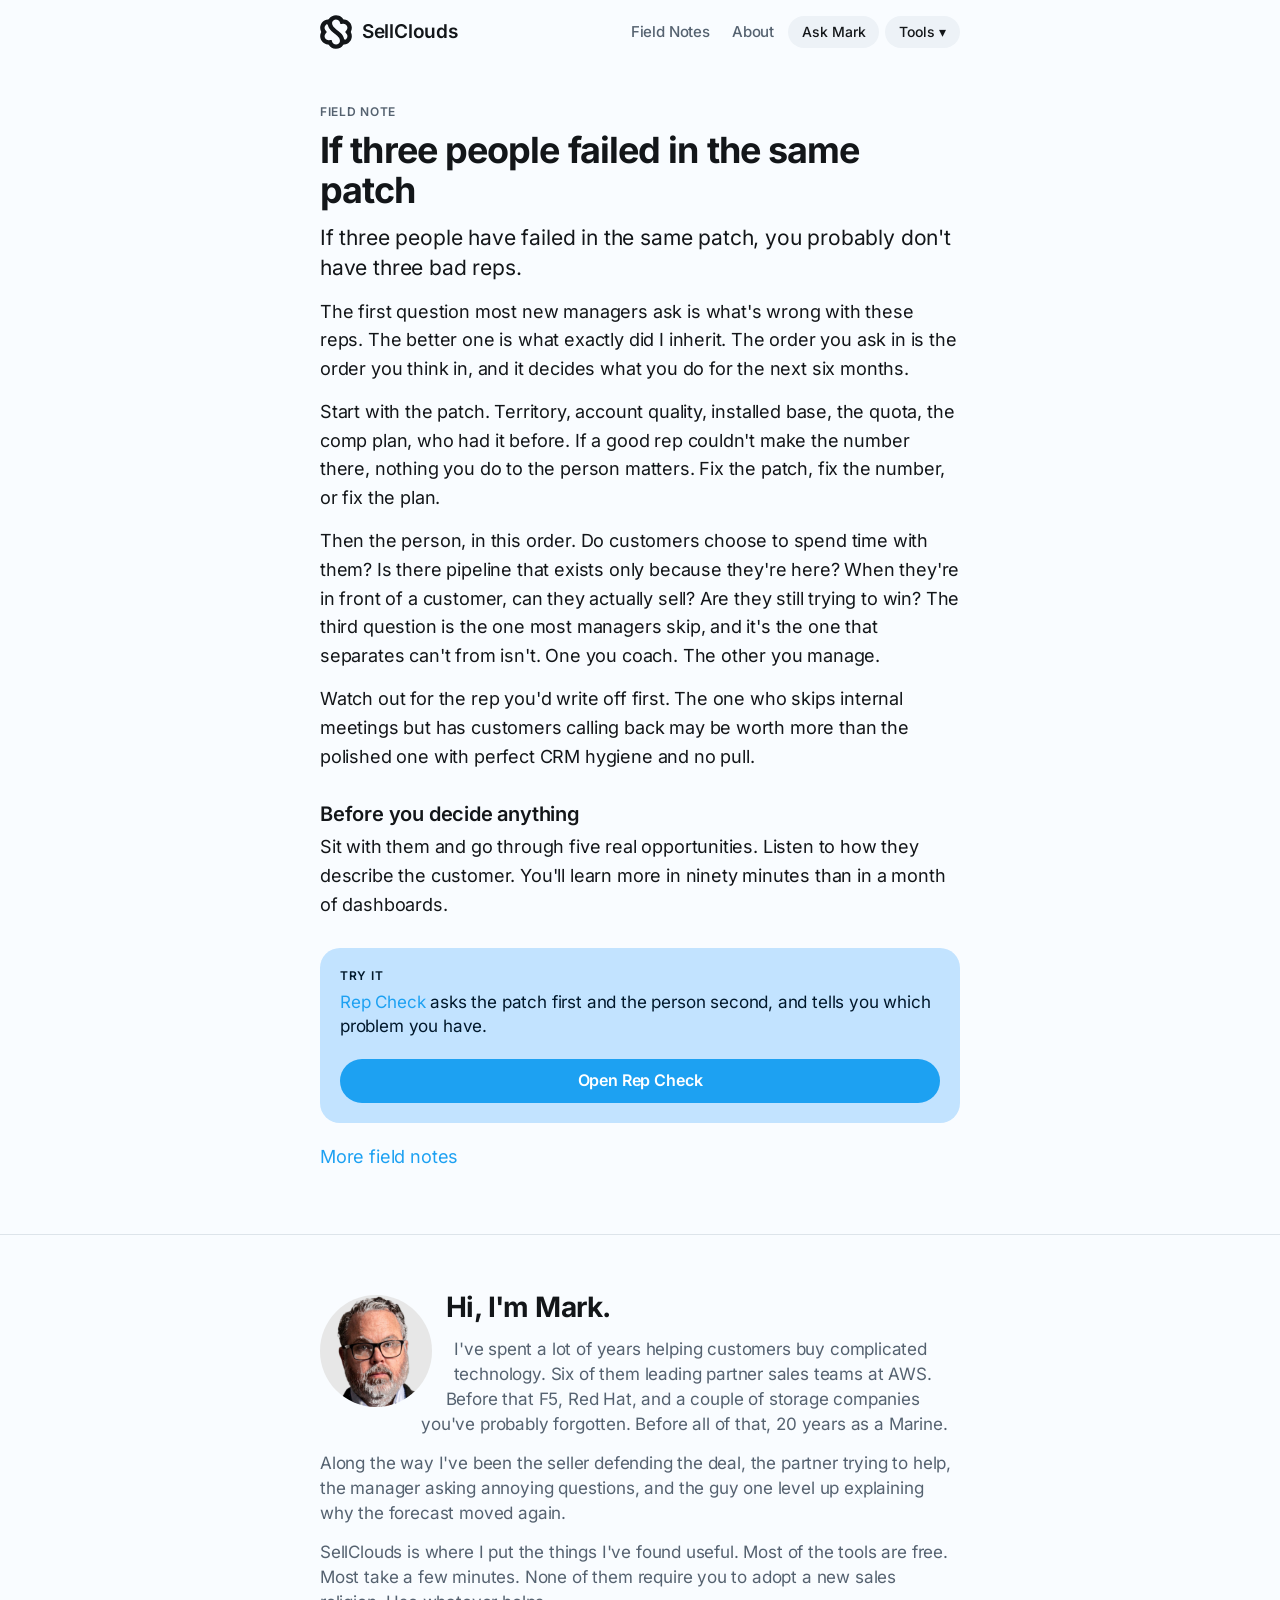
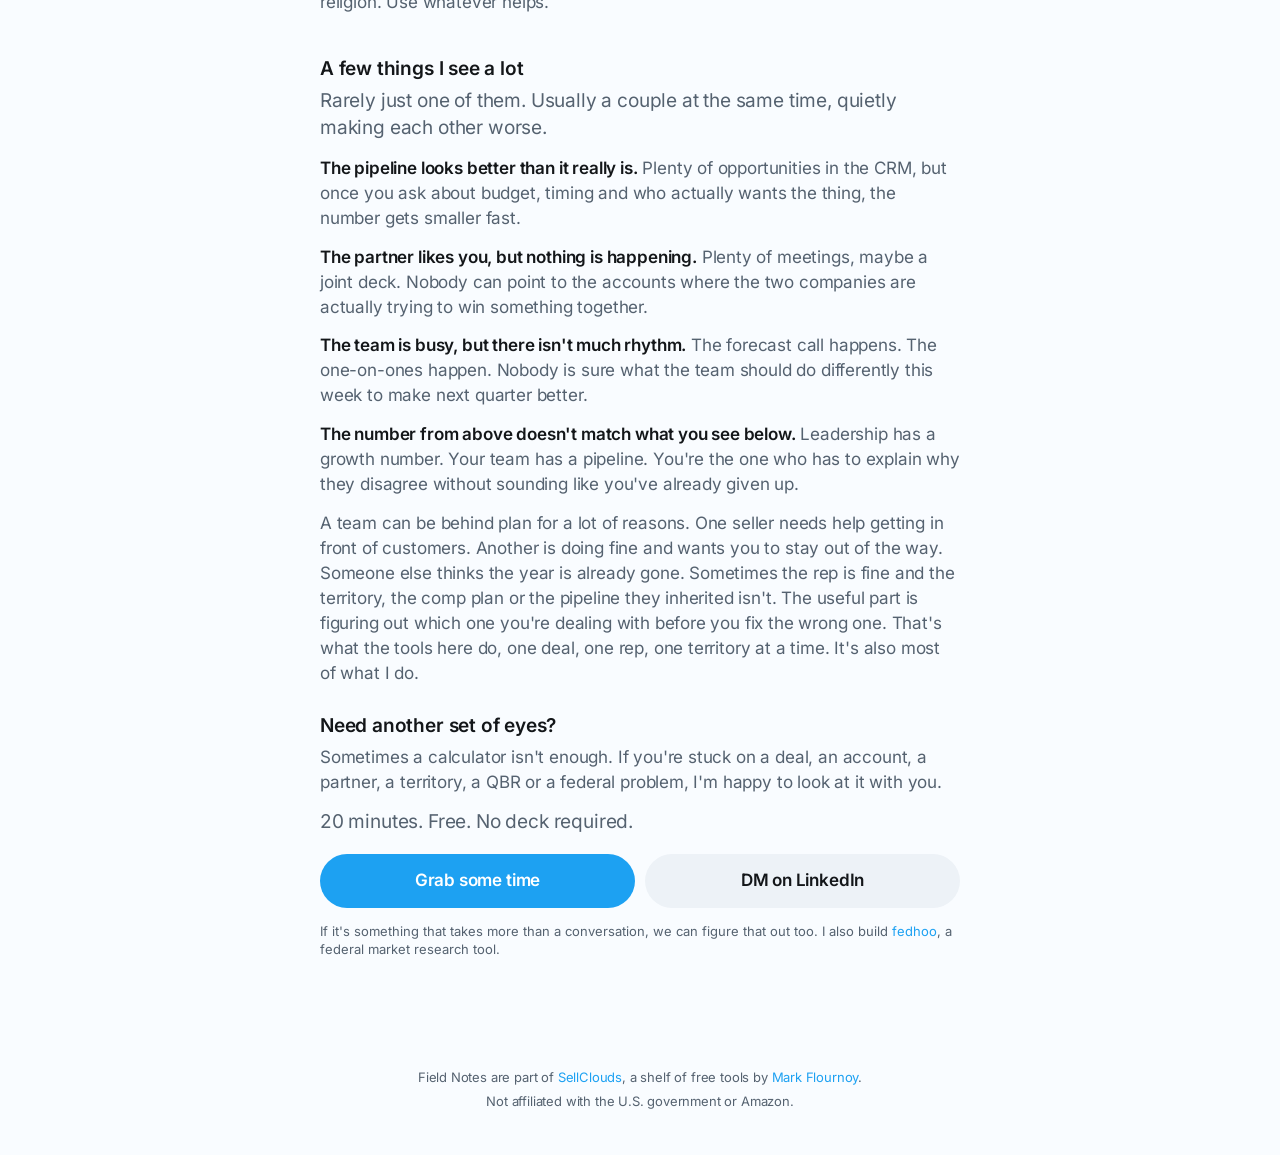
<file: notes/three-people-same-patch/index.html>
<!DOCTYPE html>
<html lang="en">
<head>
<meta charset="utf-8">
<link rel="preload" href="/inter.woff2" as="font" type="font/woff2" crossorigin>
<meta name="viewport" content="width=device-width, initial-scale=1, viewport-fit=cover">
<title>If three people failed in the same patch | SellClouds</title>
<meta name="description" content="You probably don't have three bad reps.">
<link rel="canonical" href="https://sellclouds.com/notes/three-people-same-patch/">
<meta name="robots" content="index,follow,max-snippet:-1,max-image-preview:large">
<link rel="icon" type="image/svg+xml" href="/favicon.svg">
<link rel="icon" type="image/png" sizes="64x64" href="/favicon.png">
<link rel="apple-touch-icon" href="/apple-touch-icon.png">
<meta property="og:type" content="article">
<meta property="og:url" content="https://sellclouds.com/notes/three-people-same-patch/">
<meta property="og:title" content="If three people failed in the same patch">
<meta property="og:description" content="You probably don't have three bad reps.">
<meta property="og:site_name" content="SellClouds">
<meta property="og:image" content="https://sellclouds.com/card.jpg">
<meta name="twitter:card" content="summary_large_image">
<meta name="twitter:title" content="If three people failed in the same patch">
<meta name="twitter:description" content="You probably don't have three bad reps.">
<meta name="twitter:image" content="https://sellclouds.com/card.jpg">
<meta name="color-scheme" content="light dark">
<meta name="theme-color" media="(prefers-color-scheme: light)" content="#F9FCFF">
<meta name="theme-color" media="(prefers-color-scheme: dark)" content="#101418">
<link rel="stylesheet" href="/site.css">
<script src="/analytics.js" defer></script>
<script type="application/ld+json">
{
  "@context": "https://schema.org",
  "@type": "Article",
  "headline": "If three people failed in the same patch",
  "description": "You probably don't have three bad reps.",
  "url": "https://sellclouds.com/notes/three-people-same-patch/",
  "image": "https://sellclouds.com/card.jpg",
  "author": {
    "@type": "Person",
    "@id": "https://sellclouds.com/#about",
    "name": "Mark Flournoy"
  },
  "publisher": {
    "@type": "Organization",
    "name": "SellClouds",
    "url": "https://sellclouds.com/"
  }
}
</script>
</head>
<body>

<div class="wrap">
  <header class="appbar">
    <a class="logo" href="/" aria-label="SellClouds, home"><picture><source srcset="../../logo-dark.svg" media="(prefers-color-scheme: dark)"><img class="brandmark" src="../../logo.svg" alt="" width="32" height="34"></picture> SellClouds</a>
    <nav class="topnav" aria-label="Site">
      <a class="toplink" href="/notes/">Field Notes</a>
      <a class="toplink" href="/#about">About</a>
      <a class="chip chip-ask" href="#ask">Ask Mark</a>
      <details class="menu"><summary><span class="chip">Tools ▾</span></summary><div class="menu-list"><div class="menu-group">For sellers</div><a href="/deal/">Deal Check<small>Before you put it in commit</small></a><a href="/territory/">Territory Check<small>Month one in a new patch</small></a><div class="menu-group">For managers</div><a href="/pipeline/">Pipeline Check<small>Quarterly, before the review</small></a><a href="/rep/">Rep Check<small>When a rep is worrying you</small></a><a href="/partner/">Partner Check<small>Before you renew the partnership</small></a><a href="/olr/">OLR Check<small>Review season</small></a><div class="menu-group">For anyone</div><a href="/brief/">Brief Check<small>Before a meeting where someone can say no</small></a><div class="menu-group">SellClouds</div><a href="/notes/" class="current">Field Notes<small>Short reads that deserve a second look</small></a><a href="/#about">About Mark<small>And how to reach him</small></a></div></details>
    </nav>
  </header>
</div>
<article class="note">
  <span class="overline">Field Note</span>
  <h1>If three people failed in the same patch</h1>
    <p class="lede">If three people have failed in the same patch, you probably don't have three bad reps.</p>
    <p>The first question most new managers ask is what's wrong with these reps. The better one is what exactly did
      I inherit. The order you ask in is the order you think in, and it decides what you do for the next six
      months.</p>
    <p>Start with the patch. Territory, account quality, installed base, the quota, the comp plan, who had it
      before. If a good rep couldn't make the number there, nothing you do to the person matters. Fix the patch,
      fix the number, or fix the plan.</p>
    <p>Then the person, in this order. Do customers choose to spend time with them? Is there pipeline that exists
      only because they're here? When they're in front of a customer, can they actually sell? Are they still
      trying to win? The third question is the one most managers skip, and it's the one that separates can't from
      isn't. One you coach. The other you manage.</p>
    <p>Watch out for the rep you'd write off first. The one who skips internal meetings but has customers calling
      back may be worth more than the polished one with perfect CRM hygiene and no pull.</p>
    <h3>Before you decide anything</h3>
    <p>Sit with them and go through five real opportunities. Listen to how they describe the customer. You'll learn
      more in ninety minutes than in a month of dashboards.</p>
  <div class="card card-accent" style="margin-top:28px;">
    <span class="overline">Try it</span>
    <p class="lede"><a href="/rep/">Rep Check</a> asks the patch first and the person second, and tells you which problem you have.</p>
    <a class="btn btn-primary btn-full" href="/rep/" style="margin-top:14px;">Open Rep Check</a>
  </div>
  <p style="margin-top:20px;"><a href="/notes/">More field notes</a></p>
</article>

<section class="band" id="about" aria-labelledby="about-h">
  <div class="band-inner">
    <div class="who">
      <img src="../../mark.jpg" alt="Mark Flournoy" width="120" height="120" loading="lazy" decoding="async"
           onerror="this.remove();">
        <h2 id="about-h">Hi, I'm Mark.</h2>
        <p>I've spent a lot of years helping customers buy complicated technology. Six of them leading partner sales
          teams at AWS. Before that F5, Red Hat, and a couple of storage companies you've probably forgotten. Before
          all of that, 20 years as a Marine.</p>
        <p>Along the way I've been the seller defending the deal, the partner trying to help, the manager asking
          annoying questions, and the guy one level up explaining why the forecast moved again.</p>
        <p>SellClouds is where I put the things I've found useful. Most of the tools are free. Most take a few
          minutes. None of them require you to adopt a new sales religion. Use whatever helps.</p>
    </div>

    <h3>A few things I see a lot</h3>
    <p class="lede">Rarely just one of them. Usually a couple at the same time, quietly making each other worse.</p>
    <p><strong>The pipeline looks better than it really is.</strong> Plenty of opportunities in the CRM, but once
      you ask about budget, timing and who actually wants the thing, the number gets smaller fast.</p>
    <p><strong>The partner likes you, but nothing is happening.</strong> Plenty of meetings, maybe a joint deck.
      Nobody can point to the accounts where the two companies are actually trying to win something together.</p>
    <p><strong>The team is busy, but there isn't much rhythm.</strong> The forecast call happens. The one-on-ones
      happen. Nobody is sure what the team should do differently this week to make next quarter better.</p>
    <p><strong>The number from above doesn't match what you see below.</strong> Leadership has a growth number.
      Your team has a pipeline. You're the one who has to explain why they disagree without sounding like
      you've already given up.</p>
    <p>A team can be behind plan for a lot of reasons. One seller needs help getting in front of customers.
      Another is doing fine and wants you to stay out of the way. Someone else thinks the year is already
      gone. Sometimes the rep is fine and the territory, the comp plan or the pipeline they inherited isn't.
      The useful part is figuring out which one you're dealing with before you fix the wrong one. That's what
      the tools here do, one deal, one rep, one territory at a time. It's also most of what I do.</p>

    <h3 id="ask">Need another set of eyes?</h3>
    <p>Sometimes a calculator isn't enough. If you're stuck on a deal, an account, a partner, a territory, a QBR or
      a federal problem, I'm happy to look at it with you.</p>
    <p class="lede">20 minutes. Free. No deck required.</p>
    <div class="btn-row">
      <a class="btn btn-primary btn-lg" href="https://calendly.com/markflournoy/chat-with-mark?utm_source=sellclouds&amp;utm_medium=notes&amp;utm_content=ask" target="_blank" rel="noopener">Grab some time</a>
      <a class="btn btn-lg" href="https://www.linkedin.com/in/markflournoy/" target="_blank" rel="noopener">DM on LinkedIn</a>
    </div>
    <p class="fine" style="margin-top:14px;">If it's something that takes more than a conversation, we can figure that out
      too. I also build <a href="https://fedhoo.com" target="_blank" rel="noopener">fedhoo</a>, a federal market research tool.</p>
  </div>
</section>

<footer class="sitefoot">
  <p>Field Notes are part of <a href="/">SellClouds</a>, a shelf of free tools by
    <a href="https://www.linkedin.com/in/markflournoy/" target="_blank" rel="noopener">Mark Flournoy</a>.</p>
  <p>Not affiliated with the U.S. government or Amazon.</p>
</footer>
<script>
document.addEventListener('click', (e) => { document.querySelectorAll('details.menu[open]').forEach(d => { if (!d.contains(e.target)) d.open = false; }); });
document.addEventListener('keydown', (e) => { if (e.key === 'Escape') document.querySelectorAll('details.menu[open]').forEach(d => { d.open = false; d.querySelector('summary').focus(); }); });
</script>
</body>
</html>
</file>
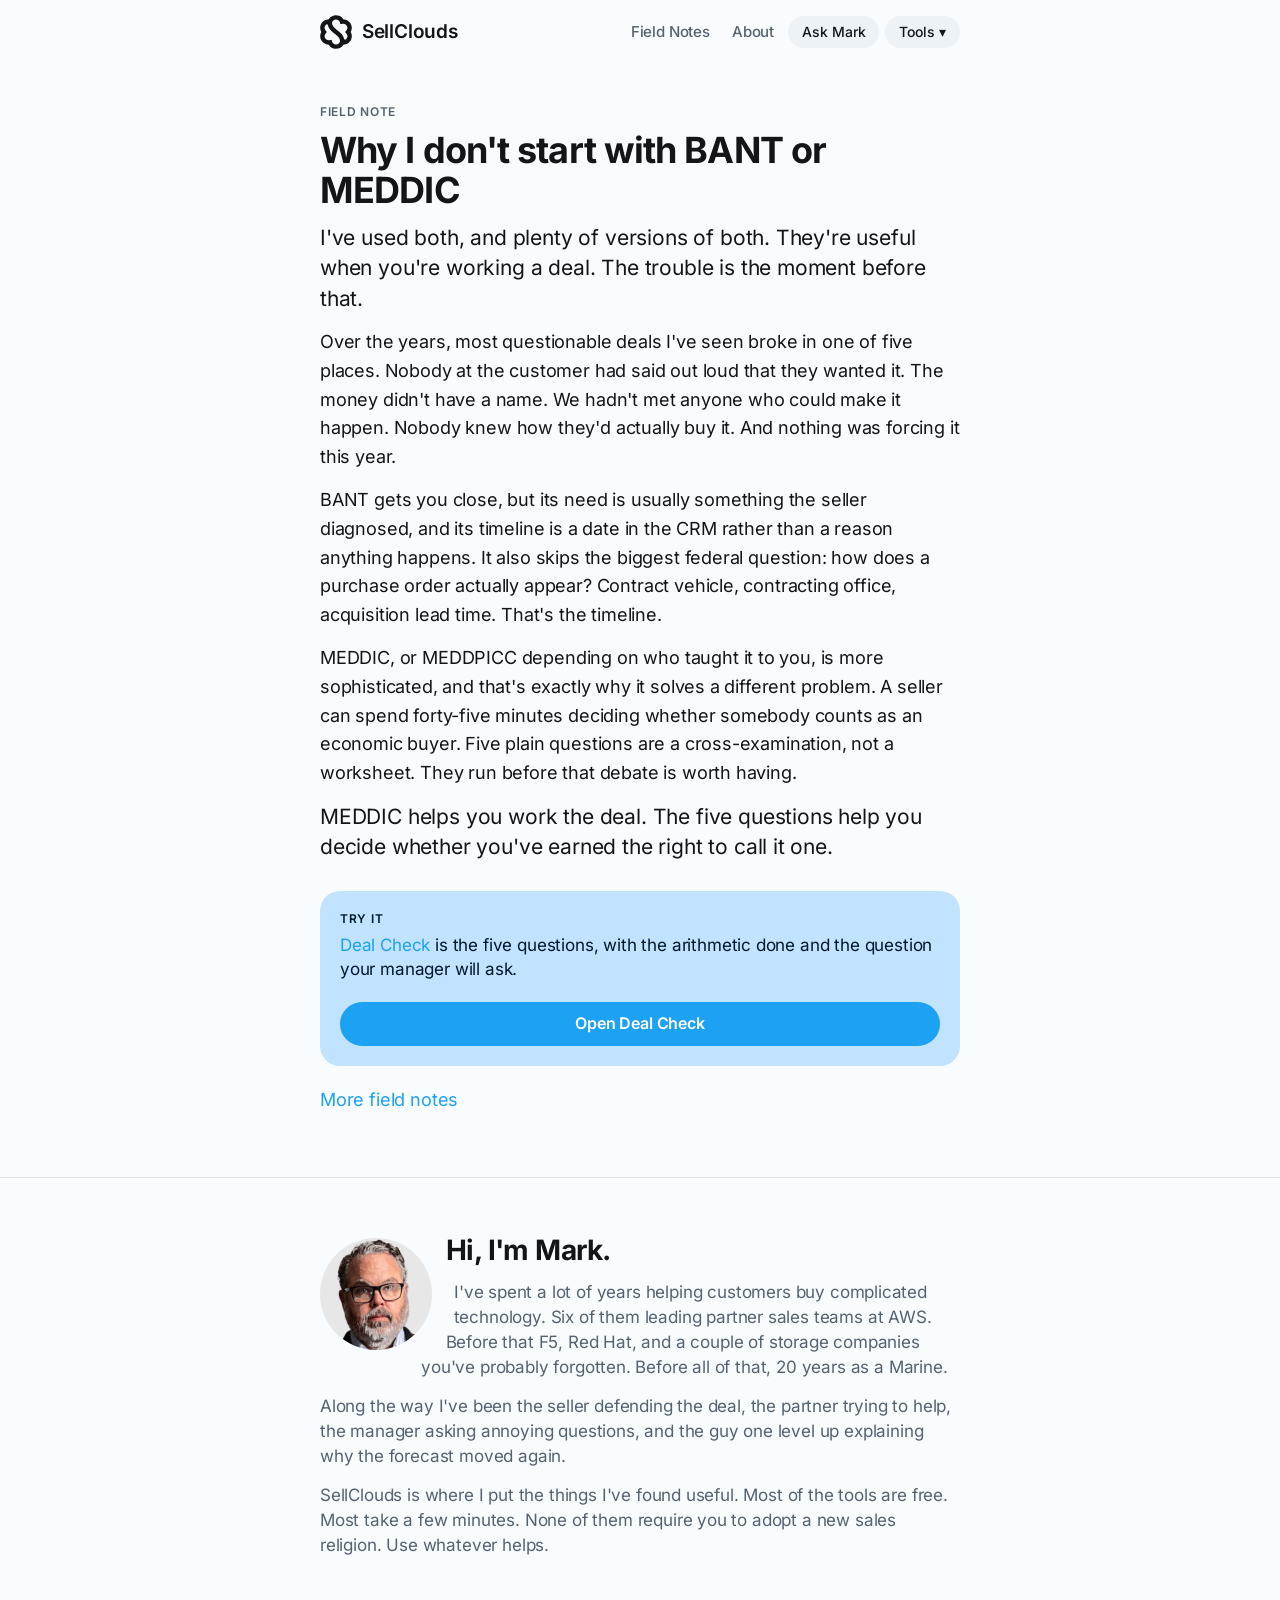
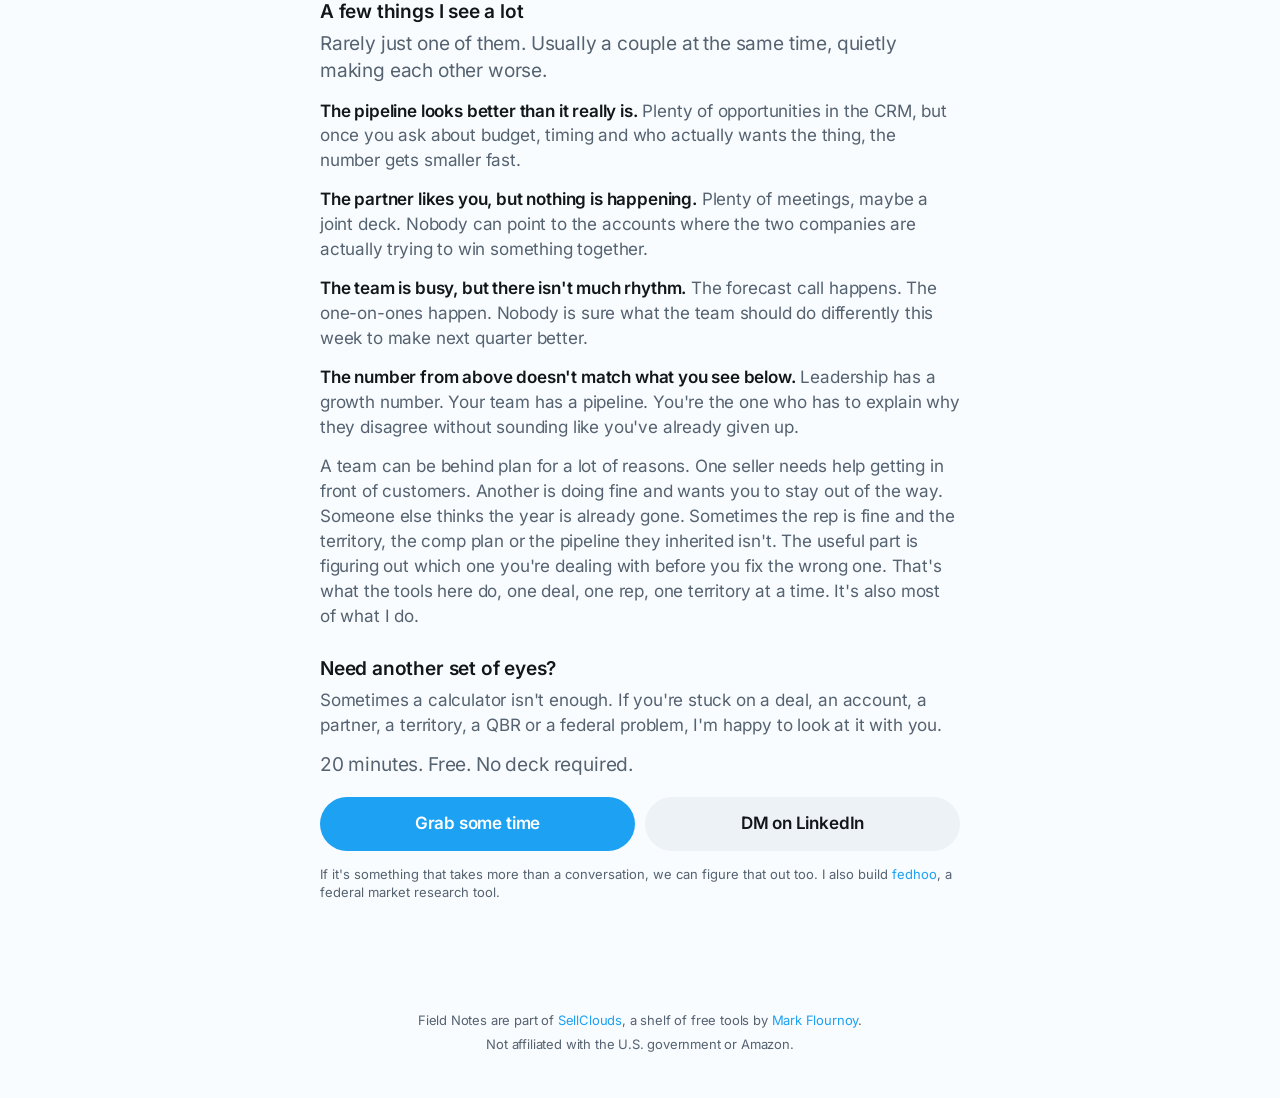
<file: notes/why-not-bant-or-meddic/index.html>
<!DOCTYPE html>
<html lang="en">
<head>
<meta charset="utf-8">
<link rel="preload" href="/inter.woff2" as="font" type="font/woff2" crossorigin>
<meta name="viewport" content="width=device-width, initial-scale=1, viewport-fit=cover">
<title>Why I don't start with BANT or MEDDIC | SellClouds</title>
<meta name="description" content="They're useful when you're working a deal. The trouble is the moment before that.">
<link rel="canonical" href="https://sellclouds.com/notes/why-not-bant-or-meddic/">
<meta name="robots" content="index,follow,max-snippet:-1,max-image-preview:large">
<link rel="icon" type="image/svg+xml" href="/favicon.svg">
<link rel="icon" type="image/png" sizes="64x64" href="/favicon.png">
<link rel="apple-touch-icon" href="/apple-touch-icon.png">
<meta property="og:type" content="article">
<meta property="og:url" content="https://sellclouds.com/notes/why-not-bant-or-meddic/">
<meta property="og:title" content="Why I don't start with BANT or MEDDIC">
<meta property="og:description" content="They're useful when you're working a deal. The trouble is the moment before that.">
<meta property="og:site_name" content="SellClouds">
<meta property="og:image" content="https://sellclouds.com/card.jpg">
<meta name="twitter:card" content="summary_large_image">
<meta name="twitter:title" content="Why I don't start with BANT or MEDDIC">
<meta name="twitter:description" content="They're useful when you're working a deal. The trouble is the moment before that.">
<meta name="twitter:image" content="https://sellclouds.com/card.jpg">
<meta name="color-scheme" content="light dark">
<meta name="theme-color" media="(prefers-color-scheme: light)" content="#F9FCFF">
<meta name="theme-color" media="(prefers-color-scheme: dark)" content="#101418">
<link rel="stylesheet" href="/site.css">
<script src="/analytics.js" defer></script>
<script type="application/ld+json">
{
  "@context": "https://schema.org",
  "@type": "Article",
  "headline": "Why I don't start with BANT or MEDDIC",
  "description": "They're useful when you're working a deal. The trouble is the moment before that.",
  "url": "https://sellclouds.com/notes/why-not-bant-or-meddic/",
  "image": "https://sellclouds.com/card.jpg",
  "author": {
    "@type": "Person",
    "@id": "https://sellclouds.com/#about",
    "name": "Mark Flournoy"
  },
  "publisher": {
    "@type": "Organization",
    "name": "SellClouds",
    "url": "https://sellclouds.com/"
  }
}
</script>
</head>
<body>

<div class="wrap">
  <header class="appbar">
    <a class="logo" href="/" aria-label="SellClouds, home"><picture><source srcset="../../logo-dark.svg" media="(prefers-color-scheme: dark)"><img class="brandmark" src="../../logo.svg" alt="" width="32" height="34"></picture> SellClouds</a>
    <nav class="topnav" aria-label="Site">
      <a class="toplink" href="/notes/">Field Notes</a>
      <a class="toplink" href="/#about">About</a>
      <a class="chip chip-ask" href="#ask">Ask Mark</a>
      <details class="menu"><summary><span class="chip">Tools ▾</span></summary><div class="menu-list"><div class="menu-group">For sellers</div><a href="/deal/">Deal Check<small>Before you put it in commit</small></a><a href="/territory/">Territory Check<small>Month one in a new patch</small></a><div class="menu-group">For managers</div><a href="/pipeline/">Pipeline Check<small>Quarterly, before the review</small></a><a href="/rep/">Rep Check<small>When a rep is worrying you</small></a><a href="/partner/">Partner Check<small>Before you renew the partnership</small></a><a href="/olr/">OLR Check<small>Review season</small></a><div class="menu-group">For anyone</div><a href="/brief/">Brief Check<small>Before a meeting where someone can say no</small></a><div class="menu-group">SellClouds</div><a href="/notes/" class="current">Field Notes<small>Short reads that deserve a second look</small></a><a href="/#about">About Mark<small>And how to reach him</small></a></div></details>
    </nav>
  </header>
</div>
<article class="note">
  <span class="overline">Field Note</span>
  <h1>Why I don't start with BANT or MEDDIC</h1>
    <p class="lede">I've used both, and plenty of versions of both. They're useful when you're working a deal.
      The trouble is the moment before that.</p>
    <p>Over the years, most questionable deals I've seen broke in one of five places. Nobody at the customer had
      said out loud that they wanted it. The money didn't have a name. We hadn't met anyone who could make it
      happen. Nobody knew how they'd actually buy it. And nothing was forcing it this year.</p>
    <p>BANT gets you close, but its need is usually something the seller diagnosed, and its timeline is a date in
      the CRM rather than a reason anything happens. It also skips the biggest federal question: how does a
      purchase order actually appear? Contract vehicle, contracting office, acquisition lead time. That's the
      timeline.</p>
    <p>MEDDIC, or MEDDPICC depending on who taught it to you, is more sophisticated, and that's exactly why it
      solves a different problem. A seller can spend forty-five minutes deciding whether somebody counts as an
      economic buyer. Five plain questions are a cross-examination, not a worksheet. They run before that debate is
      worth having.</p>
    <p class="lede">MEDDIC helps you work the deal. The five questions help you decide whether you've earned the
      right to call it one.</p>
  <div class="card card-accent" style="margin-top:28px;">
    <span class="overline">Try it</span>
    <p class="lede"><a href="/deal/">Deal Check</a> is the five questions, with the arithmetic done and the question your manager will ask.</p>
    <a class="btn btn-primary btn-full" href="/deal/" style="margin-top:14px;">Open Deal Check</a>
  </div>
  <p style="margin-top:20px;"><a href="/notes/">More field notes</a></p>
</article>

<section class="band" id="about" aria-labelledby="about-h">
  <div class="band-inner">
    <div class="who">
      <img src="../../mark.jpg" alt="Mark Flournoy" width="120" height="120" loading="lazy" decoding="async"
           onerror="this.remove();">
        <h2 id="about-h">Hi, I'm Mark.</h2>
        <p>I've spent a lot of years helping customers buy complicated technology. Six of them leading partner sales
          teams at AWS. Before that F5, Red Hat, and a couple of storage companies you've probably forgotten. Before
          all of that, 20 years as a Marine.</p>
        <p>Along the way I've been the seller defending the deal, the partner trying to help, the manager asking
          annoying questions, and the guy one level up explaining why the forecast moved again.</p>
        <p>SellClouds is where I put the things I've found useful. Most of the tools are free. Most take a few
          minutes. None of them require you to adopt a new sales religion. Use whatever helps.</p>
    </div>

    <h3>A few things I see a lot</h3>
    <p class="lede">Rarely just one of them. Usually a couple at the same time, quietly making each other worse.</p>
    <p><strong>The pipeline looks better than it really is.</strong> Plenty of opportunities in the CRM, but once
      you ask about budget, timing and who actually wants the thing, the number gets smaller fast.</p>
    <p><strong>The partner likes you, but nothing is happening.</strong> Plenty of meetings, maybe a joint deck.
      Nobody can point to the accounts where the two companies are actually trying to win something together.</p>
    <p><strong>The team is busy, but there isn't much rhythm.</strong> The forecast call happens. The one-on-ones
      happen. Nobody is sure what the team should do differently this week to make next quarter better.</p>
    <p><strong>The number from above doesn't match what you see below.</strong> Leadership has a growth number.
      Your team has a pipeline. You're the one who has to explain why they disagree without sounding like
      you've already given up.</p>
    <p>A team can be behind plan for a lot of reasons. One seller needs help getting in front of customers.
      Another is doing fine and wants you to stay out of the way. Someone else thinks the year is already
      gone. Sometimes the rep is fine and the territory, the comp plan or the pipeline they inherited isn't.
      The useful part is figuring out which one you're dealing with before you fix the wrong one. That's what
      the tools here do, one deal, one rep, one territory at a time. It's also most of what I do.</p>

    <h3 id="ask">Need another set of eyes?</h3>
    <p>Sometimes a calculator isn't enough. If you're stuck on a deal, an account, a partner, a territory, a QBR or
      a federal problem, I'm happy to look at it with you.</p>
    <p class="lede">20 minutes. Free. No deck required.</p>
    <div class="btn-row">
      <a class="btn btn-primary btn-lg" href="https://calendly.com/markflournoy/chat-with-mark?utm_source=sellclouds&amp;utm_medium=notes&amp;utm_content=ask" target="_blank" rel="noopener">Grab some time</a>
      <a class="btn btn-lg" href="https://www.linkedin.com/in/markflournoy/" target="_blank" rel="noopener">DM on LinkedIn</a>
    </div>
    <p class="fine" style="margin-top:14px;">If it's something that takes more than a conversation, we can figure that out
      too. I also build <a href="https://fedhoo.com" target="_blank" rel="noopener">fedhoo</a>, a federal market research tool.</p>
  </div>
</section>

<footer class="sitefoot">
  <p>Field Notes are part of <a href="/">SellClouds</a>, a shelf of free tools by
    <a href="https://www.linkedin.com/in/markflournoy/" target="_blank" rel="noopener">Mark Flournoy</a>.</p>
  <p>Not affiliated with the U.S. government or Amazon.</p>
</footer>
<script>
document.addEventListener('click', (e) => { document.querySelectorAll('details.menu[open]').forEach(d => { if (!d.contains(e.target)) d.open = false; }); });
document.addEventListener('keydown', (e) => { if (e.key === 'Escape') document.querySelectorAll('details.menu[open]').forEach(d => { d.open = false; d.querySelector('summary').focus(); }); });
</script>
</body>
</html>
</file>
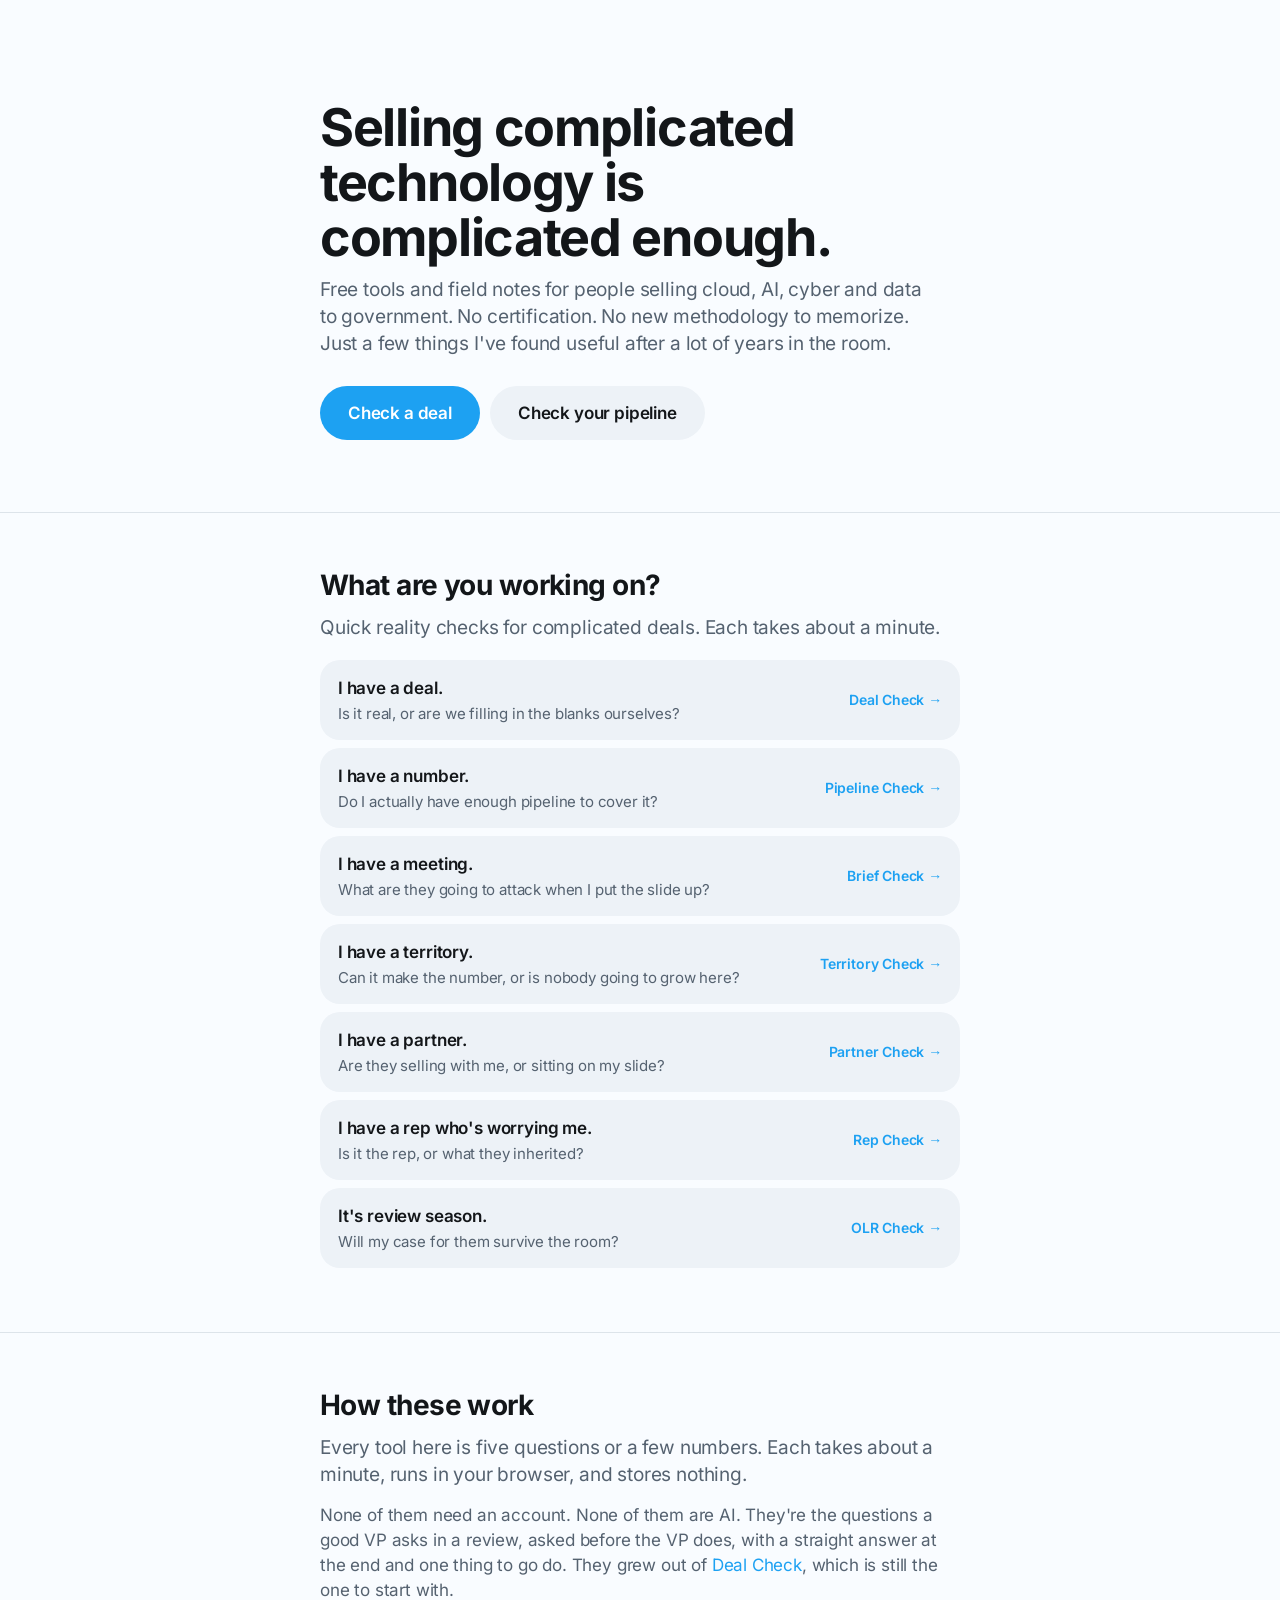
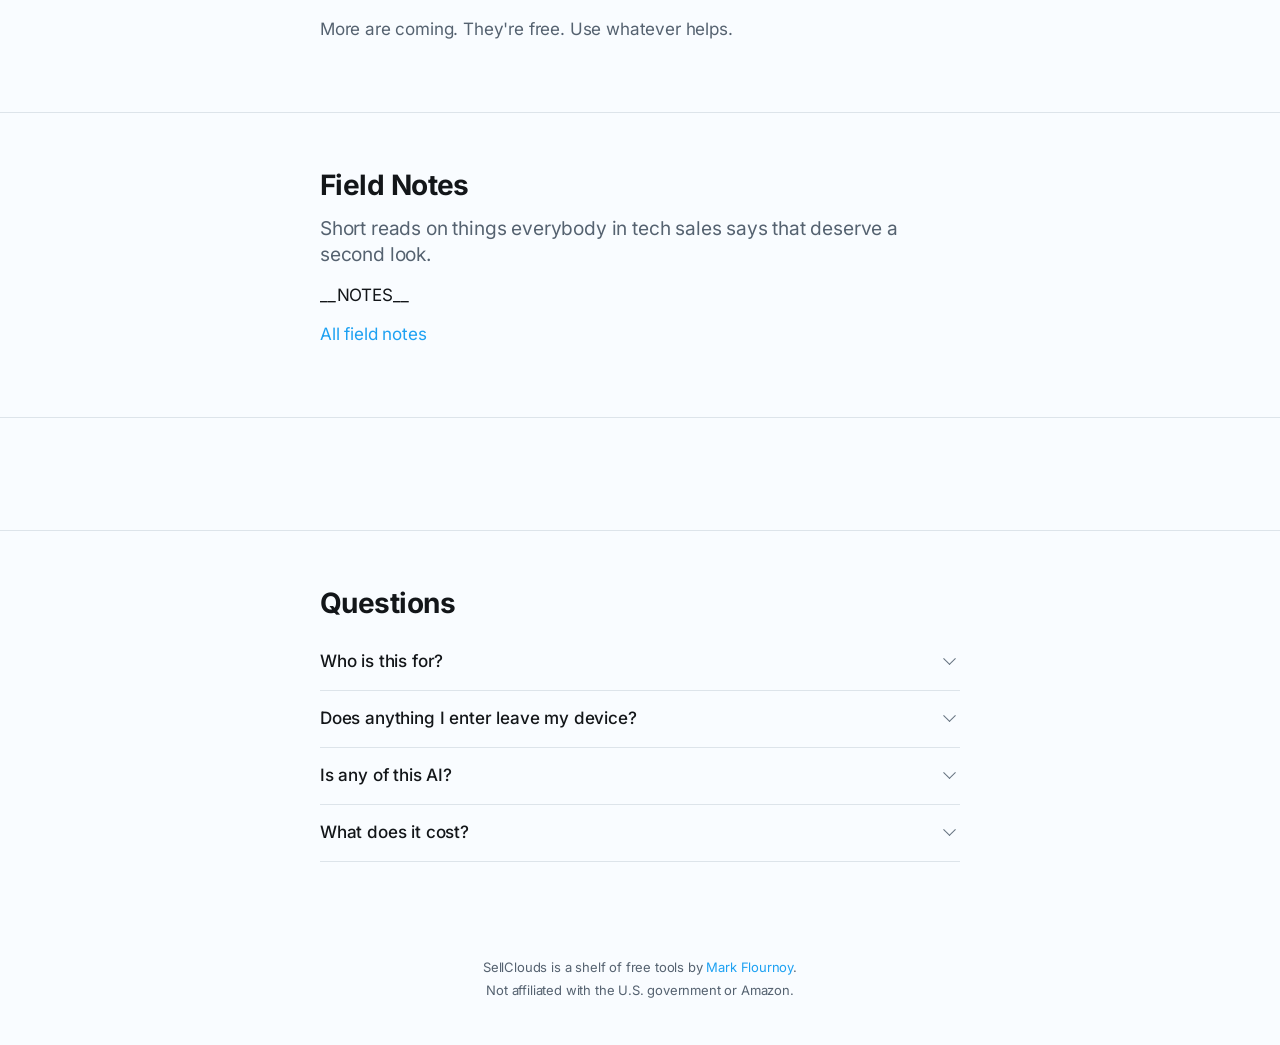
<file: home.src.html>
<!DOCTYPE html>
<html lang="en">
<head>
<meta charset="utf-8">
<meta name="viewport" content="width=device-width, initial-scale=1, viewport-fit=cover">
<title>SellClouds: Quick Reality Checks for Selling to Government</title>
<meta name="description" content="Quick reality checks for complicated deals: Deal Check, Pipeline Check and more. Free tools for people selling cloud, AI, cyber and data to government.">
<link rel="canonical" href="https://sellclouds.com/">
<meta name="robots" content="index,follow,max-snippet:-1,max-image-preview:large">
<link rel="icon" type="image/svg+xml" href="favicon.svg">
<link rel="icon" type="image/png" sizes="64x64" href="favicon.png">
<link rel="apple-touch-icon" href="apple-touch-icon.png">
<meta property="og:type" content="website">
<meta property="og:url" content="https://sellclouds.com/">
<meta property="og:title" content="SellClouds: Selling complicated technology is complicated enough.">
<meta property="og:description" content="Free tools and field notes for people selling cloud, AI, cyber and data to government. No certification. No new methodology.">
<meta property="og:site_name" content="SellClouds">
<meta property="og:image" content="https://sellclouds.com/card.jpg">
<meta property="og:image:width" content="1200">
<meta property="og:image:height" content="630">
<meta property="og:image:alt" content="SellClouds: Selling complicated technology is complicated enough.">
<meta name="twitter:card" content="summary_large_image">
<meta name="twitter:title" content="SellClouds: Selling complicated technology is complicated enough.">
<meta name="twitter:description" content="Free tools and field notes for people selling cloud, AI, cyber and data to government.">
<meta name="twitter:image" content="https://sellclouds.com/card.jpg">
<meta name="twitter:image:alt" content="SellClouds: Selling complicated technology is complicated enough.">
<meta name="color-scheme" content="light dark">
<meta name="theme-color" media="(prefers-color-scheme: light)" content="#F9FCFF">
<meta name="theme-color" media="(prefers-color-scheme: dark)" content="#101418">
<script type="application/ld+json">
{
  "@context": "https://schema.org",
  "@graph": [
    {
      "@type": "WebSite",
      "name": "SellClouds",
      "url": "https://sellclouds.com/",
      "description": "Free tools and field notes for people selling cloud, AI, cyber and data to government.",
      "publisher": { "@id": "https://sellclouds.com/#about" }
    },
    {
      "@type": "Person",
      "@id": "https://sellclouds.com/#about",
      "name": "Mark Flournoy",
      "url": "https://sellclouds.com/#about",
      "description": "Six years leading partner sales teams at AWS; prior roles at F5, Red Hat, STEC and Virident; 20 years a Marine.",
      "knowsAbout": ["Federal sales", "Pipeline qualification", "Pipeline coverage", "Sales management", "Partner and channel sales", "Federal go-to-market"],
      "sameAs": ["https://fedhoo.com", "https://www.linkedin.com/in/markflournoy/"]
    },
    {
      "@type": "FAQPage",
      "mainEntity": []
    }
  ]
}
</script>
<link rel="stylesheet" href="site.css">
<script src="analytics.js" defer></script>
</head>
<body>

<div class="wrap">
  <header class="appbar"></header>
  <div id="screen" class="home-hero">
    <h1>Selling complicated technology is complicated enough.</h1>
    <p class="dek">Free tools and field notes for people selling cloud, AI, cyber and data to government. No
      certification. No new methodology to memorize. Just a few things I've found useful after a lot of years
      in the room.</p>
    <div class="hero-ctas">
      <a class="btn btn-primary btn-lg" href="/deal/">Check a deal</a>
      <a class="btn btn-lg" href="/pipeline/">Check your pipeline</a>
    </div>
  </div>
</div>

<section class="band" id="working" aria-labelledby="working-h">
  <div class="band-inner">
    <h2 id="working-h">What are you working on?</h2>
    <p class="lede">Quick reality checks for complicated deals. Each takes about a minute.</p>
    <div class="doors">
      <a class="door" href="/deal/"><span><b>I have a deal.</b><span class="q">Is it real, or are we filling in the blanks ourselves?</span></span><span class="to">Deal Check</span></a>
      <a class="door" href="/pipeline/"><span><b>I have a number.</b><span class="q">Do I actually have enough pipeline to cover it?</span></span><span class="to">Pipeline Check</span></a>
      <a class="door" href="/brief/"><span><b>I have a meeting.</b><span class="q">What are they going to attack when I put the slide up?</span></span><span class="to">Brief Check</span></a>
      <a class="door" href="/territory/"><span><b>I have a territory.</b><span class="q">Can it make the number, or is nobody going to grow here?</span></span><span class="to">Territory Check</span></a>
      <a class="door" href="/partner/"><span><b>I have a partner.</b><span class="q">Are they selling with me, or sitting on my slide?</span></span><span class="to">Partner Check</span></a>
      <a class="door" href="/rep/"><span><b>I have a rep who's worrying me.</b><span class="q">Is it the rep, or what they inherited?</span></span><span class="to">Rep Check</span></a>
      <a class="door" href="/olr/"><span><b>It's review season.</b><span class="q">Will my case for them survive the room?</span></span><span class="to">OLR Check</span></a>
    </div>
  </div>
</section>

<section class="band" id="how" aria-labelledby="how-h">
  <div class="band-inner">
    <h2 id="how-h">How these work</h2>
    <p class="lede">Every tool here is five questions or a few numbers. Each takes about a minute, runs in your
      browser, and stores nothing.</p>
    <p>None of them need an account. None of them are AI. They're the questions a good VP asks in a review,
      asked before the VP does, with a straight answer at the end and one thing to go do. They grew out of
      <a href="/deal/">Deal Check</a>, which is still the one to start with.</p>
    <p>More are coming. They're free. Use whatever helps.</p>
  </div>
</section>

<section class="band" id="notes" aria-labelledby="notes-h">
  <div class="band-inner">
    <h2 id="notes-h">Field Notes</h2>
    <p class="lede">Short reads on things everybody in tech sales says that deserve a second look.</p>
    __NOTES__
    <p style="margin-top:14px;"><a href="/notes/">All field notes</a></p>
  </div>
</section>

<section class="band" id="about"></section>

<section class="band" id="faq" aria-labelledby="faq-h">
  <div class="band-inner">
    <h2 id="faq-h">Questions</h2>
    <details class="exp"><summary>Who is this for?</summary>
      <div class="body">People selling complicated technology (cloud, AI, cybersecurity, data, infrastructure) to
        government, and the managers and partner people around them. Most of the tools work the same in
        enterprise; the federal-specific ones say so.</div></details>
    <details class="exp"><summary>Does anything I enter leave my device?</summary>
      <div class="body">No. Every tool runs in your browser. No account, no CRM connection, no API call. The site
        counts page views with Google Analytics and never sends your answers or your numbers. Nothing else leaves
        the page unless you choose to share a result.</div></details>
    <details class="exp"><summary>Is any of this AI?</summary>
      <div class="body">No. Every tool is plain questions and plain arithmetic, the same answers every time, and
        each one shows its work.</div></details>
    <details class="exp"><summary>What does it cost?</summary>
      <div class="body">The tools are free. If you want a second set of eyes on something, the first conversation
        is free too.</div></details>
  </div>
</section>

<footer class="sitefoot">
  <p>SellClouds is a shelf of free tools by
    <a href="https://www.linkedin.com/in/markflournoy/" target="_blank" rel="noopener">Mark Flournoy</a>.</p>
  <p>Not affiliated with the U.S. government or Amazon.</p>
</footer>
<script>
'use strict';
window.SC_BUILD = '__BUILD__';
document.addEventListener('click', (e) => { document.querySelectorAll('details.menu[open]').forEach(d => { if (!d.contains(e.target)) d.open = false; }); });
document.addEventListener('keydown', (e) => { if (e.key === 'Escape') document.querySelectorAll('details.menu[open]').forEach(d => { d.open = false; d.querySelector('summary').focus(); }); });
</script>
</body>
</html>
</file>
<file: site.css>
/* SellClouds — design system.
   Two colors: ink and blue. Greys are ink at reduced opacity. Blue means "go"
   and appears on exactly one element per screen. Everything else is type,
   spacing and hairlines. See HANDOFF.md §8. */

@font-face { font-family:'Inter'; font-style:normal; font-weight:100 900; font-display:swap; src:url(inter.woff2) format('woff2'); }

/* ── Tokens ──
   Seeded from the bird (#9DD2FF, hue 207). Neutrals are that hue at very low
   chroma, so the page and the mark belong to each other. Components consume
   these roles and never a literal hex. */
:root {
  color-scheme:light dark;
  --brand:#9DD2FF;
  --bg:#F9FCFF; --bg-2:#EDF2F7; --bg-3:#E0E6EC;
  --ink:#131619; --ink-2:#556270; --ink-3:#667380; --line:#DDE4EA;
  --accent:#1DA1F2; --on-accent:#FFFFFF; --accent-soft:#C2E3FF; --on-accent-soft:#00182B;
  /* Verdict pastels. Text stays ink; only the background carries the verdict. */
  --v-green:#C6EBC9; --v-yellow:#FFF982; --v-orange:#FFCF8A; --v-red:#F5B3AD; --on-verdict:#131619;
  --r-sm:10px; --r-md:14px; --r-lg:20px; --r-full:9999px;
  --ease:cubic-bezier(.25,.1,.25,1); --ease-out:cubic-bezier(.16,1,.3,1); --spring:cubic-bezier(.34,1.3,.64,1);
  --font:'Inter',-apple-system,BlinkMacSystemFont,'SF Pro Text','Segoe UI',Roboto,sans-serif;
}
@media (prefers-color-scheme: dark) {
  :root {
    /* In the dark the button is the bird. */
    --bg:#101418; --bg-2:#1B1F24; --bg-3:#293038;
    --ink:#E8EDF2; --ink-2:#A7B2BC; --ink-3:#8C97A3; --line:#2A3138;
    --accent:#9DD2FF; --on-accent:#00182B; --accent-soft:#184B71; --on-accent-soft:#C2E3FF;
    /* Dimmed a step so a card on black reads as a sticky note, not a neon sign. */
    --v-green:#A6D4AB; --v-yellow:#E6DE72; --v-orange:#E3B06B; --v-red:#D68F88; --on-verdict:#131619;
  }
}

/* ── Base ── */
*, *::before, *::after { box-sizing:border-box; }
html, body { margin:0; background:var(--bg); color:var(--ink); font:400 17px/1.47 var(--font); letter-spacing:-.01em;
  -webkit-font-smoothing:antialiased; -webkit-tap-highlight-color:transparent; }
a { color:var(--accent); text-decoration:none; }
a:hover { text-decoration:underline; }
button { font:inherit; letter-spacing:inherit; color:inherit; }
strong { font-weight:600; color:var(--ink); }
p { margin:0 0 14px; }
.mono { font-family:ui-monospace,SFMono-Regular,Menlo,Consolas,monospace; letter-spacing:0; }
.sr { position:absolute; width:1px; height:1px; padding:0; margin:-1px; overflow:hidden; clip:rect(0,0,0,0); white-space:nowrap; border:0; }
:focus-visible { outline:2px solid var(--accent); outline-offset:3px; }
[tabindex="-1"]:focus { outline:none; }

/* ── Type ── */
h1 { font-size:36px; line-height:1.12; font-weight:700; letter-spacing:-.025em; margin:32px 0 12px; }
h2 { font-size:28px; line-height:1.15; font-weight:700; letter-spacing:-.02em; margin:0 0 14px; }
h3 { font-size:19px; line-height:1.3; font-weight:600; letter-spacing:-.01em; margin:28px 0 6px; }
.dek { font-size:19px; line-height:1.42; color:var(--ink-2); margin:0 0 28px; }
.lede { font-size:19px; line-height:1.42; color:var(--ink); }
.overline { display:block; font-size:12px; line-height:16px; font-weight:600; letter-spacing:.06em; text-transform:uppercase; color:var(--ink-2); }
.fine { font-size:13px; line-height:1.4; letter-spacing:0; color:var(--ink-2); }
.band p, .band li { color:var(--ink-2); }
.band ul, .band ol { margin:0 0 14px; padding-left:22px; }
.band li { margin-bottom:6px; }

/* ── Layout ── */
.wrap { max-width:680px; margin:0 auto; padding:0 20px 32px; }
#screen { max-width:480px; margin:0 auto; padding-bottom:48px; }
.band { padding:56px 0; border-top:1px solid var(--line); }
.band-inner { max-width:680px; margin:0 auto; padding:0 20px; }
.sitefoot { padding:40px 20px calc(40px + env(safe-area-inset-bottom)); text-align:center; font-size:13px; line-height:1.5; color:var(--ink-2); }
.sitefoot p { margin:0 0 4px; }

/* ── Screen transition ── */
#screen.enter { animation:screen .42s var(--ease-out) both; }
@keyframes screen { from { opacity:0; transform:translateY(10px); } }

/* ── App bar ── */
.appbar { display:flex; align-items:center; justify-content:space-between; height:64px; }
.logo { display:inline-flex; align-items:center; gap:10px; font-size:19px; font-weight:600; letter-spacing:-.01em; color:var(--ink);
  background:none; border:0; padding:8px 8px 8px 0; cursor:pointer; white-space:nowrap; border-radius:var(--r-sm); }
.logo:hover { text-decoration:none; opacity:.8; }
.brandmark { display:block; height:34px; width:auto; }
.chip { display:inline-flex; align-items:center; height:32px; padding:0 14px; font-size:14px; font-weight:500; letter-spacing:-.005em;
  color:var(--ink); background:var(--bg-2); border:0; border-radius:var(--r-full); white-space:nowrap; transition:background .15s var(--ease); }
.chip:hover { background:var(--bg-3); text-decoration:none; }

/* Tools menu: a chip that opens a short list. No JS. */
.menu { position:relative; }
.menu summary { list-style:none; cursor:pointer; }
.menu summary::-webkit-details-marker { display:none; }
.menu[open] summary .chip { background:var(--bg-3); }
.menu-list { position:absolute; right:0; top:40px; z-index:10; min-width:220px; background:var(--bg); border:1px solid var(--line); border-radius:var(--r-md);
  box-shadow:0 8px 28px rgba(0,0,0,.10); padding:6px; animation:screen .22s var(--ease-out) both; }
.menu-list a { display:block; padding:10px 12px; border-radius:var(--r-sm); color:var(--ink); font-size:15px; font-weight:500; text-decoration:none; }
.menu-list a:hover { background:var(--bg-2); text-decoration:none; }
.menu-list a.current { color:var(--ink-2); font-weight:400; }
.menu-list a small { display:block; font-size:13px; font-weight:400; color:var(--ink-2); }
.menu-group { font-size:11px; font-weight:600; letter-spacing:.06em; text-transform:uppercase; color:var(--ink-3); padding:10px 12px 4px; }
.menu-group + a { margin-top:0; }
@media (prefers-color-scheme: dark) { .menu-list { box-shadow:0 8px 28px rgba(0,0,0,.5); } }

/* Choice chips (win-rate presets, year end) */
.chips { display:flex; flex-wrap:wrap; gap:8px; margin-top:12px; }
.chip.on { background:var(--accent); color:var(--on-accent); }
.card-accent .chip { background:var(--bg); }
.card-accent .chip.on { background:var(--accent); color:var(--on-accent); }
.tf.inline { margin:0; flex:1 1 160px; }
.tf.inline input { height:40px; font-size:15px; }

.tool-name { margin-top:24px; }
.tool-name + h1 { margin-top:6px; }

/* ── SellClouds: nav, home, notes ── */
.topnav { display:flex; align-items:center; gap:6px; }
.toplink { font-size:15px; font-weight:500; color:var(--ink-2); padding:6px 8px; border-radius:var(--r-sm); text-decoration:none; }
.toplink:hover { color:var(--ink); text-decoration:none; }
@media (max-width:699px) { .toplink { display:none; } }
@media (max-width:379px) { .chip-ask { display:none; } }
#screen.home-hero { max-width:620px; margin:0; padding-bottom:40px; }
.home-hero h1 { font-size:clamp(36px, 7vw, 52px); line-height:1.06; margin-top:36px; }
.hero-ctas { display:flex; flex-direction:column; gap:10px; }
@media (min-width:560px) { .hero-ctas { flex-direction:row; } .hero-ctas .btn { flex:0 0 auto; } }
.doors { display:flex; flex-direction:column; gap:8px; margin:18px 0 8px; }
.door { display:flex; align-items:center; justify-content:space-between; gap:16px; padding:16px 18px; background:var(--bg-2);
  border-radius:var(--r-lg); color:var(--ink); text-decoration:none; transition:background .15s var(--ease); }
.door:hover { background:var(--bg-3); text-decoration:none; }
.door b { display:block; font-size:17px; font-weight:600; letter-spacing:-.01em; }
.door .q { display:block; font-size:15px; line-height:1.4; color:var(--ink-2); margin-top:2px; }
.door .to { font-size:14px; font-weight:600; color:var(--accent); white-space:nowrap; }
.door .to::after { content:' →'; }
@media (max-width:519px) { .door { display:block; } .door .to { display:block; margin-top:8px; } }
.note { max-width:680px; margin:0 auto; padding:8px 20px 48px; }
.note h1 { margin-top:10px; }
.note p { font-size:18px; line-height:1.6; color:var(--ink); }
.note p.lede { font-size:21px; line-height:1.45; }
.note h3 { font-size:20px; margin-top:30px; }
.note .card p { font-size:17px; }

/* ── Kill My Pipeline: calculator ── */
#screen.calc-screen { max-width:480px; }
.wrap.wide { max-width:920px; }
.calc-in .tf-label small { font-weight:400; color:var(--ink-3); }
.calc-out { margin-top:8px; }
.clock { font-size:15px; line-height:1.45; color:var(--ink-2); margin:4px 2px 16px; }
@media (min-width:880px) {
  #screen.calc-screen { max-width:880px; }
  .calc-screen h1, .calc-screen .dek { max-width:620px; }
  .calc { display:grid; grid-template-columns:minmax(0,5fr) minmax(0,6fr); gap:32px; align-items:start; }
  .calc-out { margin-top:0; position:sticky; top:16px; }
}
.cbar { margin:4px 0 14px; }
.cbar-track { position:relative; height:14px; background:var(--bg-3); border-radius:var(--r-full); margin:26px 0 8px; }
.cbar-fill { position:absolute; left:0; top:0; bottom:0; background:var(--ink); border-radius:var(--r-full); transition:width .45s var(--ease-out); }
.cbar-gap { position:absolute; top:0; bottom:0; border-radius:0 var(--r-full) var(--r-full) 0; opacity:.95;
  background-image:repeating-linear-gradient(135deg, rgba(0,0,0,.10) 0 4px, transparent 4px 8px); transition:left .45s var(--ease-out), width .45s var(--ease-out); }
.cbar-mark { position:absolute; top:-6px; bottom:-6px; width:2px; margin-left:-1px; background:var(--ink-2); transition:left .45s var(--ease-out); }
.cbar-mark span { position:absolute; bottom:calc(100% + 2px); left:50%; transform:translateX(-50%); font-size:12px; font-weight:600; color:var(--ink-2); white-space:nowrap; }
.cbar-mark.you { background:var(--ink); width:3px; }
.cbar-mark.you span { color:var(--ink); }
.cbar-legend { display:flex; gap:16px; font-size:13px; color:var(--ink-2); }
.cbar-legend i { display:inline-block; width:10px; height:10px; border-radius:3px; margin-right:6px; vertical-align:-1px; }
.cbar-legend .k-fill { background:var(--ink); }
.sumbar { position:fixed; left:12px; right:12px; bottom:calc(12px + env(safe-area-inset-bottom)); z-index:20; color:var(--on-verdict);
  border-radius:var(--r-md); padding:12px 16px; font-size:15px; box-shadow:0 6px 24px rgba(0,0,0,.18); animation:screen .25s var(--ease-out) both; }
.sumbar b { font-weight:700; margin-right:4px; }
@media (min-width:880px) { .sumbar { display:none; } }

/* ── Buttons ── */
.btn { display:inline-flex; align-items:center; justify-content:center; gap:8px; height:44px; padding:0 22px;
  font-size:16px; font-weight:600; letter-spacing:-.01em; border:0; border-radius:var(--r-full); cursor:pointer; text-decoration:none;
  white-space:nowrap; overflow:hidden; text-overflow:ellipsis; background:var(--bg-2); color:var(--ink);
  transition:transform .15s var(--ease), background .15s var(--ease), opacity .15s var(--ease); }
.btn:hover { text-decoration:none; background:var(--bg-3); }
.card .btn:not(.btn-primary):not(.btn-text) { background:var(--bg); }
.btn:active { transform:scale(.97); }
.btn-primary { background:var(--accent); color:var(--on-accent); }
.btn-primary:hover { background:var(--accent); opacity:.9; }
.btn-text { background:none; color:var(--accent); padding:0 10px; height:40px; font-weight:500; }
.btn-text:hover { background:none; text-decoration:underline; }
.btn-lg { height:54px; padding:0 28px; font-size:17px; }
.btn-full { width:100%; }
.btn-row { display:flex; flex-wrap:wrap; gap:10px; margin-top:18px; }
.btn-row .btn { flex:1 1 150px; }
.btn-row.center { justify-content:center; }
.btn-row.center .btn { flex:0 1 auto; }

/* ── Choices (answers) ── */
.choice-group { display:flex; flex-direction:column; gap:10px; margin:0 0 20px; }
.choice { display:flex; align-items:center; justify-content:center; height:60px; width:100%; font-size:19px; font-weight:600; letter-spacing:-.01em;
  background:var(--bg-2); color:var(--ink); border:0; border-radius:var(--r-lg); cursor:pointer;
  transition:transform .15s var(--ease), background .15s var(--ease); }
.choice:hover { background:var(--accent-soft); color:var(--on-accent-soft); }
.choice:active { transform:scale(.98); background:var(--accent-soft); color:var(--on-accent-soft); }

/* ── Segmented progress ── */
.progress { display:flex; gap:6px; margin:12px 0 28px; }
.progress i { flex:1; height:4px; border-radius:var(--r-full); background:var(--bg-3); transition:background .3s var(--ease); }
.progress i.done { background:var(--accent); }

/* ── Cards ── */
.card { background:var(--bg-2); border-radius:var(--r-lg); padding:20px; }
.card + .card { margin-top:12px; }
.card h3 { margin:0 0 6px; font-size:17px; }
.card p { margin:0 0 6px; font-size:15px; line-height:1.45; color:var(--ink-2); }
.card p:last-child { margin-bottom:0; }
.card .overline { margin-bottom:6px; }
.card .lede { font-size:17px; color:var(--ink); }
.card-accent { background:var(--accent-soft); color:var(--on-accent-soft); }
.card-accent .overline, .card-accent p, .card-accent .lede { color:inherit; }
.card-grid { display:grid; grid-template-columns:repeat(auto-fit,minmax(190px,1fr)); gap:12px; margin:16px 0 8px; }
.card-grid .card { margin:0; }

/* ── Verdict ── */
.verdict { color:var(--on-verdict); border-radius:var(--r-lg); padding:28px 24px 26px; margin:8px 0 12px; }
.verdict-ready { background:var(--v-green); }
.verdict-proof { background:var(--v-yellow); }
.verdict-prove { background:var(--v-orange); }
.verdict-dont  { background:var(--v-red); }
.verdict-number { font-size:76px; line-height:1; font-weight:700; letter-spacing:-.04em; animation:pop .55s var(--spring) both; }
/* The verdict word is the hero. Sized to fit two lines at the narrowest phone;
   never breaks mid-word, never overflows the card. Keep labels to 15 characters. */
.verdict-word { font-size:clamp(34px, 11.5vw, 48px); line-height:1.02; font-weight:700; letter-spacing:-.03em; text-transform:uppercase;
  text-wrap:balance; overflow-wrap:normal; animation:pop .55s var(--spring) both; }
.verdict-meta { font-size:15px; line-height:1.4; font-weight:500; margin-top:10px; opacity:.8; animation:pop .55s var(--spring) .06s both; }
.verdict-label { font-size:22px; line-height:1.2; font-weight:600; letter-spacing:-.01em; margin-top:8px; opacity:.92; animation:pop .55s var(--spring) .06s both; }
.verdict-attack { font-size:21px; line-height:1.3; font-weight:500; letter-spacing:-.015em; margin-top:18px; animation:fade .5s var(--ease-out) .18s both; }
.verdict-sub { font-size:15px; line-height:1.45; margin-top:8px; opacity:.72; animation:fade .5s var(--ease-out) .26s both; }
@keyframes pop { from { opacity:0; transform:translateY(14px) scale(.92); } }
@keyframes fade { from { opacity:0; transform:translateY(6px); } }

/* ── Lists ── */
.list { background:var(--bg-2); border-radius:var(--r-lg); padding:2px 20px; margin:12px 0; }
.list-item { display:flex; align-items:center; justify-content:space-between; gap:16px; min-height:52px; padding:10px 0; border-bottom:1px solid var(--line); }
.list-item:last-child { border-bottom:0; }
.list-item .headline { font-size:16px; color:var(--ink); }
.list-item .trailing { font-size:15px; font-weight:500; color:var(--ink-2); white-space:nowrap; }
.list-item .trailing.strong { font-size:17px; font-weight:600; color:var(--ink); }
.list-item .trailing.v-no { color:var(--ink); font-weight:600; }
.list-item.compact { min-height:44px; }
.list-item.compact .headline { font-size:15px; color:var(--ink-2); }

/* ── Expansion ── */
details.exp { border-bottom:1px solid var(--line); }
details.exp summary { display:flex; align-items:center; justify-content:space-between; gap:16px; min-height:56px; padding:10px 0;
  font-size:17px; font-weight:500; cursor:pointer; list-style:none; }
details.exp summary::-webkit-details-marker { display:none; }
details.exp summary::after { content:''; width:9px; height:9px; flex:0 0 9px; border-right:1.5px solid var(--ink-3); border-bottom:1.5px solid var(--ink-3);
  transform:rotate(45deg) translate(-2px,-2px); margin-right:6px; transition:transform .25s var(--ease); }
details.exp[open] summary::after { transform:rotate(225deg) translate(-2px,-2px); }
details.exp .body { font-size:16px; line-height:1.5; color:var(--ink-2); padding:0 0 18px; }
details.exp .body p { margin:0 0 8px; }
details.exp.quiet { border-bottom:0; }
details.exp.quiet summary { font-size:15px; color:var(--accent); min-height:44px; }

/* ── Text fields ── */
.tf { display:block; margin-bottom:12px; }
.tf .tf-label { display:block; font-size:13px; font-weight:500; color:var(--ink-2); margin:0 0 6px 2px; }
.tf input { width:100%; height:50px; padding:0 16px; font:500 19px/1 var(--font); letter-spacing:-.01em; color:var(--ink);
  background:var(--bg-2); border:1.5px solid transparent; border-radius:var(--r-md); outline:none; transition:border-color .15s var(--ease), background .15s var(--ease); }
.tf input:focus { border-color:var(--accent); background:var(--bg); }
.tf input::placeholder { color:var(--ink-3); font-weight:400; }
.tf-grid { display:grid; grid-template-columns:1fr 1fr; gap:0 12px; }
.supporting { font-size:13px; line-height:1.4; color:var(--ink-2); margin:-2px 2px 18px; }

/* ── Preview, banner ── */
.preview { background:var(--bg); border:1px solid var(--line); border-radius:var(--r-md); padding:14px 16px; font-size:14px; line-height:1.55; color:var(--ink-2); margin:12px 0 4px; overflow-wrap:anywhere; }
.banner { background:var(--bg-2); border-radius:var(--r-md); padding:12px 16px; font-size:15px; line-height:1.45; color:var(--ink-2); margin-bottom:12px; }
.banner button { background:none; border:0; padding:0; color:var(--accent); cursor:pointer; font:inherit; }
.banner button:hover { text-decoration:underline; }

/* ── Bio ── */
.who img { float:left; width:112px; height:112px; border-radius:var(--r-full); object-fit:cover; shape-outside:circle(50%); margin:4px 24px 12px 0; }
.who::after { content:''; display:block; clear:both; }
@media (max-width:560px) { .who img { width:88px; height:88px; margin-right:16px; } }

/* ── Misc ── */
.question { font-size:28px; line-height:1.18; font-weight:700; letter-spacing:-.02em; margin:10px 0 28px; }
.question-lg { font-size:26px; line-height:1.22; font-weight:600; letter-spacing:-.02em; margin:14px 0 28px; color:var(--ink); }
.empty { background:var(--bg-2); border-radius:var(--r-lg); padding:20px; font-size:15px; line-height:1.45; color:var(--ink-2); }
.pillars { font-size:13px; font-weight:600; letter-spacing:.08em; text-transform:uppercase; color:var(--ink-3); margin:18px 0 0; text-align:center; }

@media (prefers-reduced-motion: reduce) { *, *::before, *::after { animation-duration:.01ms !important; transition-duration:.01ms !important; } }
</file>
